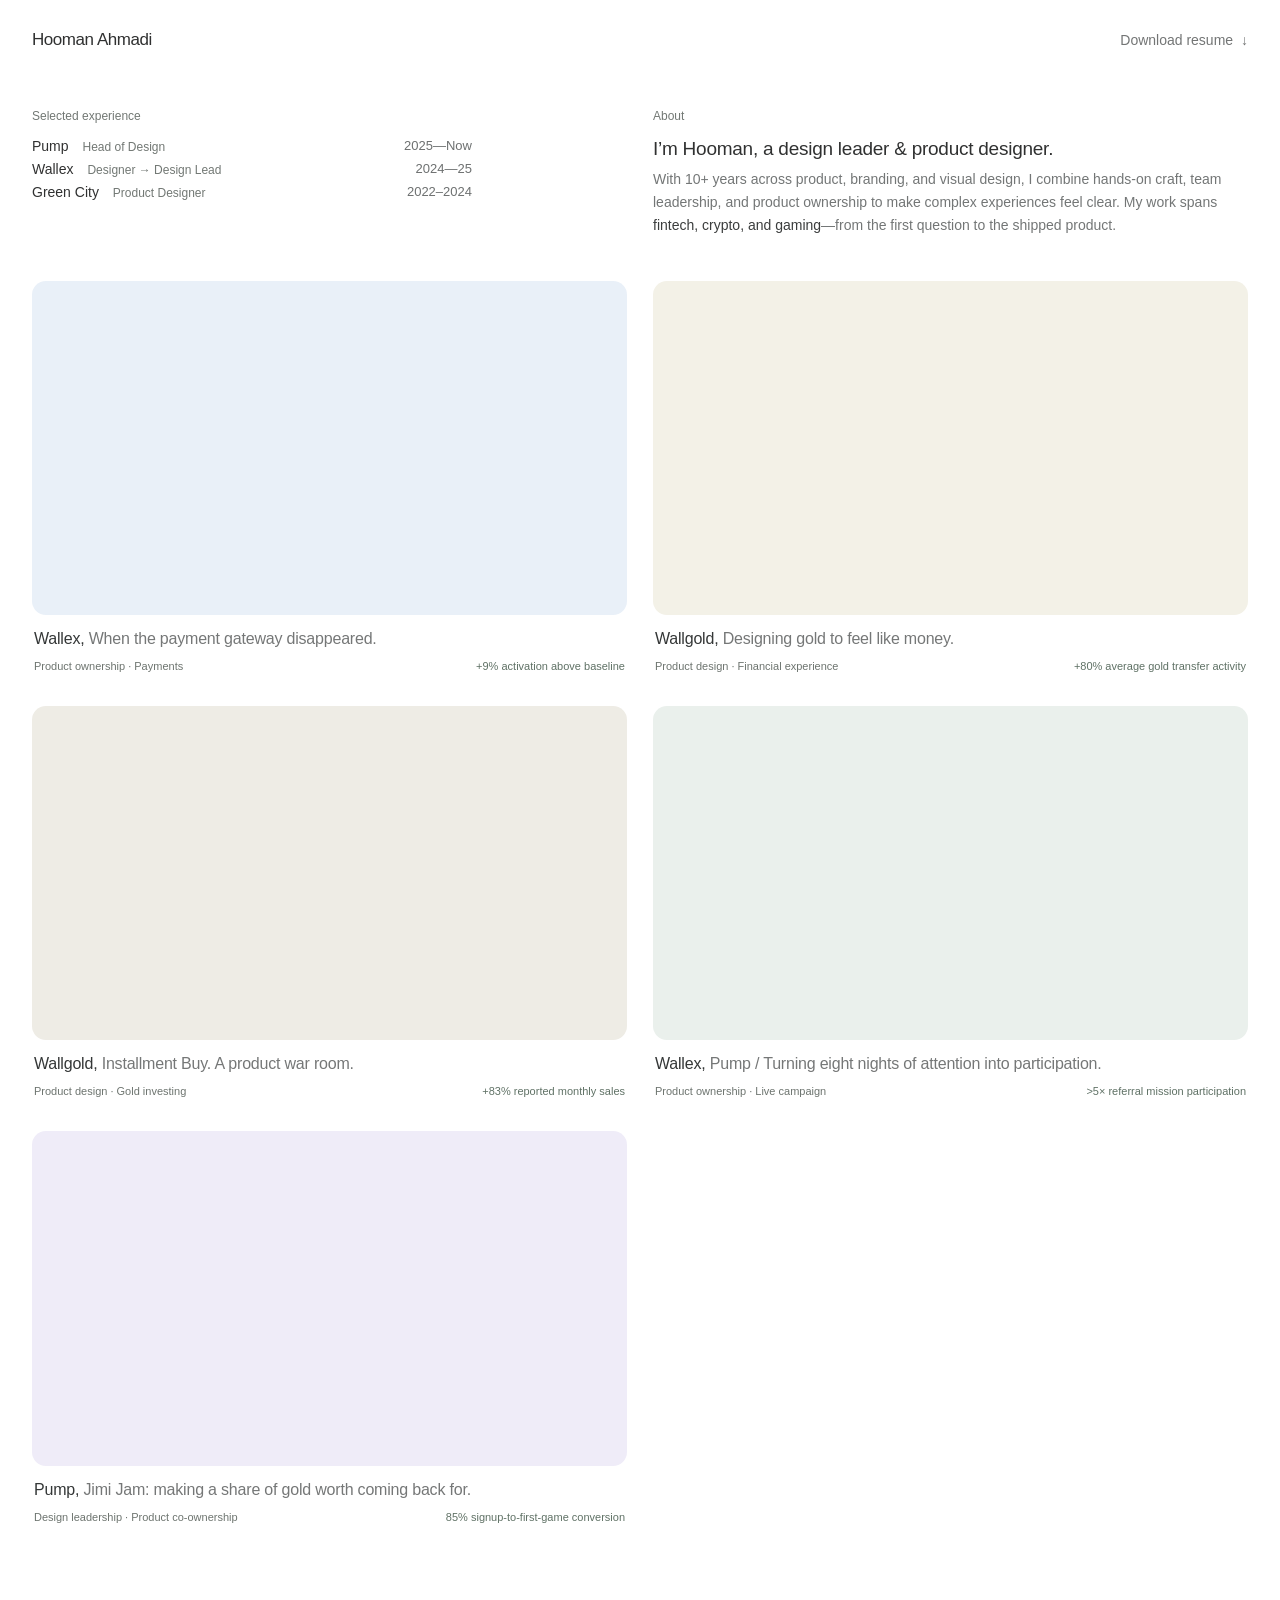
<file: index.html>
<!doctype html>
<html lang="en">
<head>
  <meta charset="utf-8">
  <meta name="viewport" content="width=device-width, initial-scale=1">
  <meta name="description" content="Hooman Ahmadi, design leader and product designer. Selected work across fintech, crypto, and gaming, bringing together hands-on design and product ownership.">
  <meta name="theme-color" content="#ffffff">
  <meta property="og:type" content="website">
  <meta property="og:title" content="Hooman Ahmadi — Design & Product">
  <meta property="og:description" content="Making complex products feel clear. Selected case studies across fintech, crypto, and gaming.">
  <meta property="og:url" content="https://hoomanahmadi.com">
  <meta property="og:image" content="https://hoomanahmadi.com/assets/wallex.webp">
  <link rel="canonical" href="https://hoomanahmadi.com">
  <link rel="icon" href="data:image/svg+xml,%3Csvg xmlns='http://www.w3.org/2000/svg' viewBox='0 0 40 40'%3E%3Crect width='40' height='40' rx='10' fill='%23262626'/%3E%3Cpath d='M12 10v20m16-20v20M12 20h16' fill='none' stroke='white' stroke-width='3'/%3E%3C/svg%3E">
  <title>Hooman Ahmadi — Design & Product</title>
  <style data-portfolio-layout>
:root{--ink:#303131;--muted:#727874;--faint:#a0a2a2;--line:#ebeded;--accent:#416756;--page:32px;--gap:26px;font-family:Arial,Helvetica,sans-serif;color:var(--ink);background:#fff;font-synthesis:none;-webkit-font-smoothing:antialiased;text-rendering:optimizeLegibility}
*{box-sizing:border-box}html{scroll-behavior:smooth;scroll-padding-top:24px}body{margin:0}a{color:inherit;text-decoration:none}button,a{-webkit-tap-highlight-color:transparent}a:focus-visible{outline:2px solid var(--accent);outline-offset:6px;border-radius:2px}a:hover{color:var(--accent)}.page-shell{max-width:1800px;padding:0 var(--page) 80px;margin:0 auto}.intro{display:grid;grid-template-columns:1fr 1fr;gap:var(--gap);padding:28px 0 43px}.section-label{font-size:12px;color:var(--muted);font-weight:400;line-height:1.4;display:block;margin:0 0 10px}.experience-list{max-width:440px;font-size:14px;margin:0;line-height:1.65}.experience-list>div{display:flex;justify-content:space-between;gap:14px}.experience-list dt{font-weight:400}.experience-list dt span{color:var(--muted);font-size:12px;margin-left:10px}.experience-list dd{color:#6d7070;white-space:nowrap;margin:0;font-size:13px}.about{scroll-margin-top:24px}.about h1{font-size:19px;line-height:1.5;letter-spacing:-.25px;font-weight:400;margin:0 0 5px}.about p{max-width:720px;font-size:14px;line-height:1.65;color:#737676;margin:0}.about strong{color:#3b3d3d;font-weight:500}.work-grid{display:grid;grid-template-columns:1fr 1fr;gap:var(--gap)}.project-column{display:flex;flex-direction:column;gap:31px;min-width:0}.project{min-width:0}.project-link{display:block}.project-image{position:relative;overflow:hidden;border-radius:14px;isolation:isolate}.project-image img{width:100%;height:auto;aspect-ratio:16/9;object-fit:contain;display:block;transition:transform .6s cubic-bezier(.22,.61,.36,1)}.blue{background:#e9f0f8}.cream{background:#f3f1e7}.beige{background:#eeece5}.mint{background:#eaf0ec}.lilac{background:#efecf8}.project-action{display:flex;align-items:center;gap:20px;position:absolute;bottom:20px;right:20px;background:#fffef9f0;backdrop-filter:blur(10px);box-shadow:0 3px 15px #25372b08;color:#333b35;padding:12px 17px;border-radius:100px;font-size:12px;opacity:0;transform:translateY(7px);transition:opacity .22s,transform .22s}.project-action span{font-size:16px}.project-link:focus-visible .project-action{opacity:1;transform:none}.project h3{font-size:16px;line-height:1.5;letter-spacing:-.2px;color:#757777;font-weight:400;margin:12px 2px 7px}.project h3 strong{font-weight:500;color:#343737;transition:color .2s}.project-meta{display:flex;justify-content:space-between;gap:8px 12px;flex-wrap:wrap;margin:0 2px;font-size:11px;line-height:1.5;color:#6d746f}.project-meta .result{color:#5f7165}.visually-hidden{position:absolute;width:1px;height:1px;padding:0;margin:-1px;overflow:hidden;clip:rect(0,0,0,0);white-space:nowrap;border:0}.skip-link{position:fixed;left:24px;top:-60px;z-index:100;background:#fff;color:var(--ink);padding:12px 18px;border:1px solid var(--line);border-radius:6px;font-size:14px}.skip-link:focus{top:12px}
@media(hover:hover){.project-link:hover .project-image img{transform:scale(1.025)}.project-link:hover .project-action{opacity:1;transform:none}.project-link:hover h3 strong{color:var(--accent)}}
@media(min-width:1500px){:root{--page:40px;--gap:32px}.intro{padding:36px 0 48px}.about h1{font-size:22px}.about p{font-size:16px}.experience-list{font-size:15px;line-height:1.8;max-width:490px}.experience-list dt span{font-size:13px}.project h3{font-size:18px}.project-meta{font-size:12px}.project-column{gap:38px}}
@media(max-width:1050px){:root{--page:25px;--gap:24px}.experience-list{max-width:380px}.experience-list dt span{display:block;margin-left:0;font-size:11px}.experience-list>div{margin-bottom:5px;line-height:1.5}.experience-list dd{font-size:12px}.intro{padding-top:22px}.project h3{font-size:15px}.project-meta{font-size:10px}}
@media(max-width:700px){:root{--page:20px;--gap:20px}.intro{grid-template-columns:1fr;gap:27px;padding:24px 0 34px}.about{grid-row:1}.about h1{font-size:21px;line-height:1.4;margin-bottom:9px;max-width:340px}.about p{font-size:14px;line-height:1.7;max-width:580px}.section-label{font-size:11px}.experience-list{max-width:100%;font-size:13px}.experience-list>div{margin-bottom:4px}.experience-list dt span{display:inline;margin-left:10px;font-size:11px}.experience-list dd{font-size:12px}.work-grid{display:flex;flex-direction:column;gap:30px}.project-column{display:contents}.project-image{border-radius:11px}.project h3{font-size:15px;margin-top:11px}.project-meta{font-size:10px}.project-action{display:none}}
@media(max-width:460px){.intro{padding-top:20px}.experience-list dt span{margin-left:7px;font-size:10px}.experience-list dd{font-size:11px}.project-meta{font-size:10px;line-height:1.7;gap:3px 10px}.project h3{line-height:1.55}}
@media(prefers-reduced-motion:reduce){html{scroll-behavior:auto}*,*::before,*::after{transition:none!important}}

@media(max-width:700px){.page-shell{padding-bottom:48px}}
</style>
  <style data-portfolio-navigation>
/* Shared portfolio navigation on the landing page and every case study. */
header.site-header {
  box-sizing: border-box;
  display: flex;
  flex-direction: row;
  align-items: center;
  justify-content: space-between;
  gap: 20px;
  width: 100%;
  max-width: 1800px;
  height: 80px;
  min-height: 0;
  margin: 0 auto;
  padding: 0 32px;
  border: 0;
  color: #303131;
  font: 14px/1.5 Arial, Helvetica, sans-serif;
}
.page-shell > header.site-header { padding-inline: 0; }
header.site-header a.wordmark {
  color: #303131;
  font: 500 17px/1.5 Arial, Helvetica, sans-serif;
  letter-spacing: -.45px;
  text-decoration: none;
  white-space: nowrap;
}
header.site-header nav {
  display: flex;
  align-items: center;
  justify-content: flex-end;
  width: auto;
  gap: 0;
  font: 14px/1.5 Arial, Helvetica, sans-serif;
}
header.site-header nav a {
  display: inline-block;
  padding: 10px 0;
  color: #737575;
  text-decoration: none;
  white-space: nowrap;
}
header.site-header .resume-link span { margin-left: 4px; }
header.site-header a:hover { color: #416756; }
header.site-header a:focus-visible {
  outline: 2px solid #416756;
  outline-offset: 6px;
  border-radius: 2px;
}
body.case-study-page { padding-bottom: 64px; }
@media (min-width: 1500px) {
  header.site-header { height: 88px; padding-inline: 40px; }
}
@media (max-width: 1050px) {
  header.site-header { padding-inline: 25px; }
}
@media (max-width: 700px) {
  header.site-header { height: 72px; gap: 16px; padding-inline: 20px; }
  header.site-header a.wordmark { font-size: 16px; }
  header.site-header nav { font-size: 13px; }
  body.case-study-page { padding-bottom: 48px; }
}
@media print { header.site-header { display: none; } }
</style>
</head>
<body id="top">
  <a class="skip-link" href="#work">Skip to selected work</a>
  <div class="page-shell">
    <header class="site-header">
      <a class="wordmark" href="/" aria-label="Hooman Ahmadi, home">Hooman Ahmadi</a>
      <nav aria-label="Main navigation">
        <a class="resume-link" href="/assets/resume/Hooman-Ahmadi-Resume.pdf" download="Hooman-Ahmadi-Resume.pdf" type="application/pdf" aria-label="Download resume — Hooman Ahmadi (PDF)">Download resume <span aria-hidden="true">↓</span></a>
      </nav>
    </header>

    <main>
      <section class="intro" aria-label="Introduction">
        <div class="experience">
          <h2 class="section-label">Selected experience</h2>
          <dl class="experience-list">
            <div><dt>Pump <span>Head of Design</span></dt><dd>2025—Now</dd></div>
            <div><dt>Wallex <span>Designer → Design Lead</span></dt><dd>2024—25</dd></div>
            <div><dt>Green City <span>Product Designer</span></dt><dd>2022–2024</dd></div>
          </dl>
        </div>
        <div class="about" id="about">
          <h2 class="section-label">About</h2>
          <h1>I’m Hooman, a design leader & product designer.</h1>
          <p>With 10+ years across product, branding, and visual design, I combine hands-on craft, team leadership, and product ownership to make complex experiences feel clear. My work spans <strong>fintech, crypto, and gaming</strong>—from the first question to the shipped product.</p>
        </div>
      </section>

      <section class="work" id="work" aria-labelledby="work-heading">
        <h2 id="work-heading" class="visually-hidden">Selected work</h2>
        <div class="work-grid">
          <div class="project-column">
            <article class="project">
              <a class="project-link" href="work/wallex/">
                <div class="project-image blue">
                  <img src="assets/responsive/wallex-1200.webp" width="3840" height="2160" fetchpriority="high" alt="Wallex amount-first deposit screen on a light gray background." srcset="assets/responsive/wallex-480.webp 480w, assets/responsive/wallex-800.webp 800w, assets/responsive/wallex-1200.webp 1200w, assets/responsive/wallex-1760.webp 1760w" sizes="(max-width: 700px) calc(100vw - 40px), (max-width: 1050px) calc((100vw - 74px) / 2), (max-width: 1499px) calc((100vw - 90px) / 2), (max-width: 1800px) calc((100vw - 112px) / 2), 844px" decoding="async">
                  <span class="project-action" aria-hidden="true">Read case study <span>↗</span></span>
                </div>
                <h3><strong>Wallex,</strong> When the payment gateway disappeared.</h3>
                <div class="project-meta"><span>Product ownership · Payments</span><span class="result">+9% activation above baseline</span></div>
              </a>
            </article>

            <article class="project">
              <a class="project-link" href="work/installments/">
                <div class="project-image beige">
                  <img src="assets/responsive/walgold-installments-1200.webp" width="3840" height="2160" loading="lazy" decoding="async" alt="Wallgold installment purchase screen on a warm cream background." srcset="assets/responsive/walgold-installments-480.webp 480w, assets/responsive/walgold-installments-800.webp 800w, assets/responsive/walgold-installments-1200.webp 1200w, assets/responsive/walgold-installments-1760.webp 1760w" sizes="(max-width: 700px) calc(100vw - 40px), (max-width: 1050px) calc((100vw - 74px) / 2), (max-width: 1499px) calc((100vw - 90px) / 2), (max-width: 1800px) calc((100vw - 112px) / 2), 844px">
                  <span class="project-action" aria-hidden="true">Read case study <span>↗</span></span>
                </div>
                <h3><strong>Wallgold,</strong> Installment Buy. A product war room.</h3>
                <div class="project-meta"><span>Product design · Gold investing</span><span class="result">+83% reported monthly sales</span></div>
              </a>
            </article>

            <article class="project">
              <a class="project-link" href="work/jimi-jam/">
                <div class="project-image lilac">
                  <img src="assets/responsive/jimi-jam-1200.webp" width="3840" height="2160" loading="lazy" decoding="async" alt="Jimi Jam’s gold-reward landing page and World Cup campaign home on a pale pink background." srcset="assets/responsive/jimi-jam-480.webp 480w, assets/responsive/jimi-jam-800.webp 800w, assets/responsive/jimi-jam-1200.webp 1200w, assets/responsive/jimi-jam-1760.webp 1760w" sizes="(max-width: 700px) calc(100vw - 40px), (max-width: 1050px) calc((100vw - 74px) / 2), (max-width: 1499px) calc((100vw - 90px) / 2), (max-width: 1800px) calc((100vw - 112px) / 2), 844px">
                  <span class="project-action" aria-hidden="true">Read case study <span>↗</span></span>
                </div>
                <h3><strong>Pump,</strong> Jimi Jam: making a share of gold worth coming back for.</h3>
                <div class="project-meta"><span>Design leadership · Product co-ownership</span><span class="result">85% signup-to-first-game conversion</span></div>
              </a>
            </article>
          </div>

          <div class="project-column">
            <article class="project">
              <a class="project-link" href="work/walgold/">
                <div class="project-image cream">
                  <img src="assets/responsive/walgold-currency-1200.webp" width="3840" height="2160" alt="Wallgold services hub, amount-entry screen, and redesigned account home on a warm cream background." srcset="assets/responsive/walgold-currency-480.webp 480w, assets/responsive/walgold-currency-800.webp 800w, assets/responsive/walgold-currency-1200.webp 1200w, assets/responsive/walgold-currency-1760.webp 1760w" sizes="(max-width: 700px) calc(100vw - 40px), (max-width: 1050px) calc((100vw - 74px) / 2), (max-width: 1499px) calc((100vw - 90px) / 2), (max-width: 1800px) calc((100vw - 112px) / 2), 844px" decoding="async" loading="lazy">
                  <span class="project-action" aria-hidden="true">Read case study <span>↗</span></span>
                </div>
                <h3><strong>Wallgold,</strong> Designing gold to feel like money.</h3>
                <div class="project-meta"><span>Product design · Financial experience</span><span class="result">+80% average gold transfer activity</span></div>
              </a>
            </article>

            <article class="project">
              <a class="project-link" href="work/pump/">
                <div class="project-image mint">
                  <img src="assets/responsive/pump-1200.webp" width="3840" height="2160" loading="lazy" decoding="async" alt="Wallex Pump campaign landing page on a pale pink background." srcset="assets/responsive/pump-480.webp 480w, assets/responsive/pump-800.webp 800w, assets/responsive/pump-1200.webp 1200w, assets/responsive/pump-1760.webp 1760w" sizes="(max-width: 700px) calc(100vw - 40px), (max-width: 1050px) calc((100vw - 74px) / 2), (max-width: 1499px) calc((100vw - 90px) / 2), (max-width: 1800px) calc((100vw - 112px) / 2), 844px">
                  <span class="project-action" aria-hidden="true">Read case study <span>↗</span></span>
                </div>
                <h3><strong>Wallex,</strong> Pump / Turning eight nights of attention into participation.</h3>
                <div class="project-meta"><span>Product ownership · Live campaign</span><span class="result">&gt;5× referral mission participation</span></div>
              </a>
            </article>
          </div>
        </div>
      </section>
    </main>
  </div>
</body>
</html>
</file>
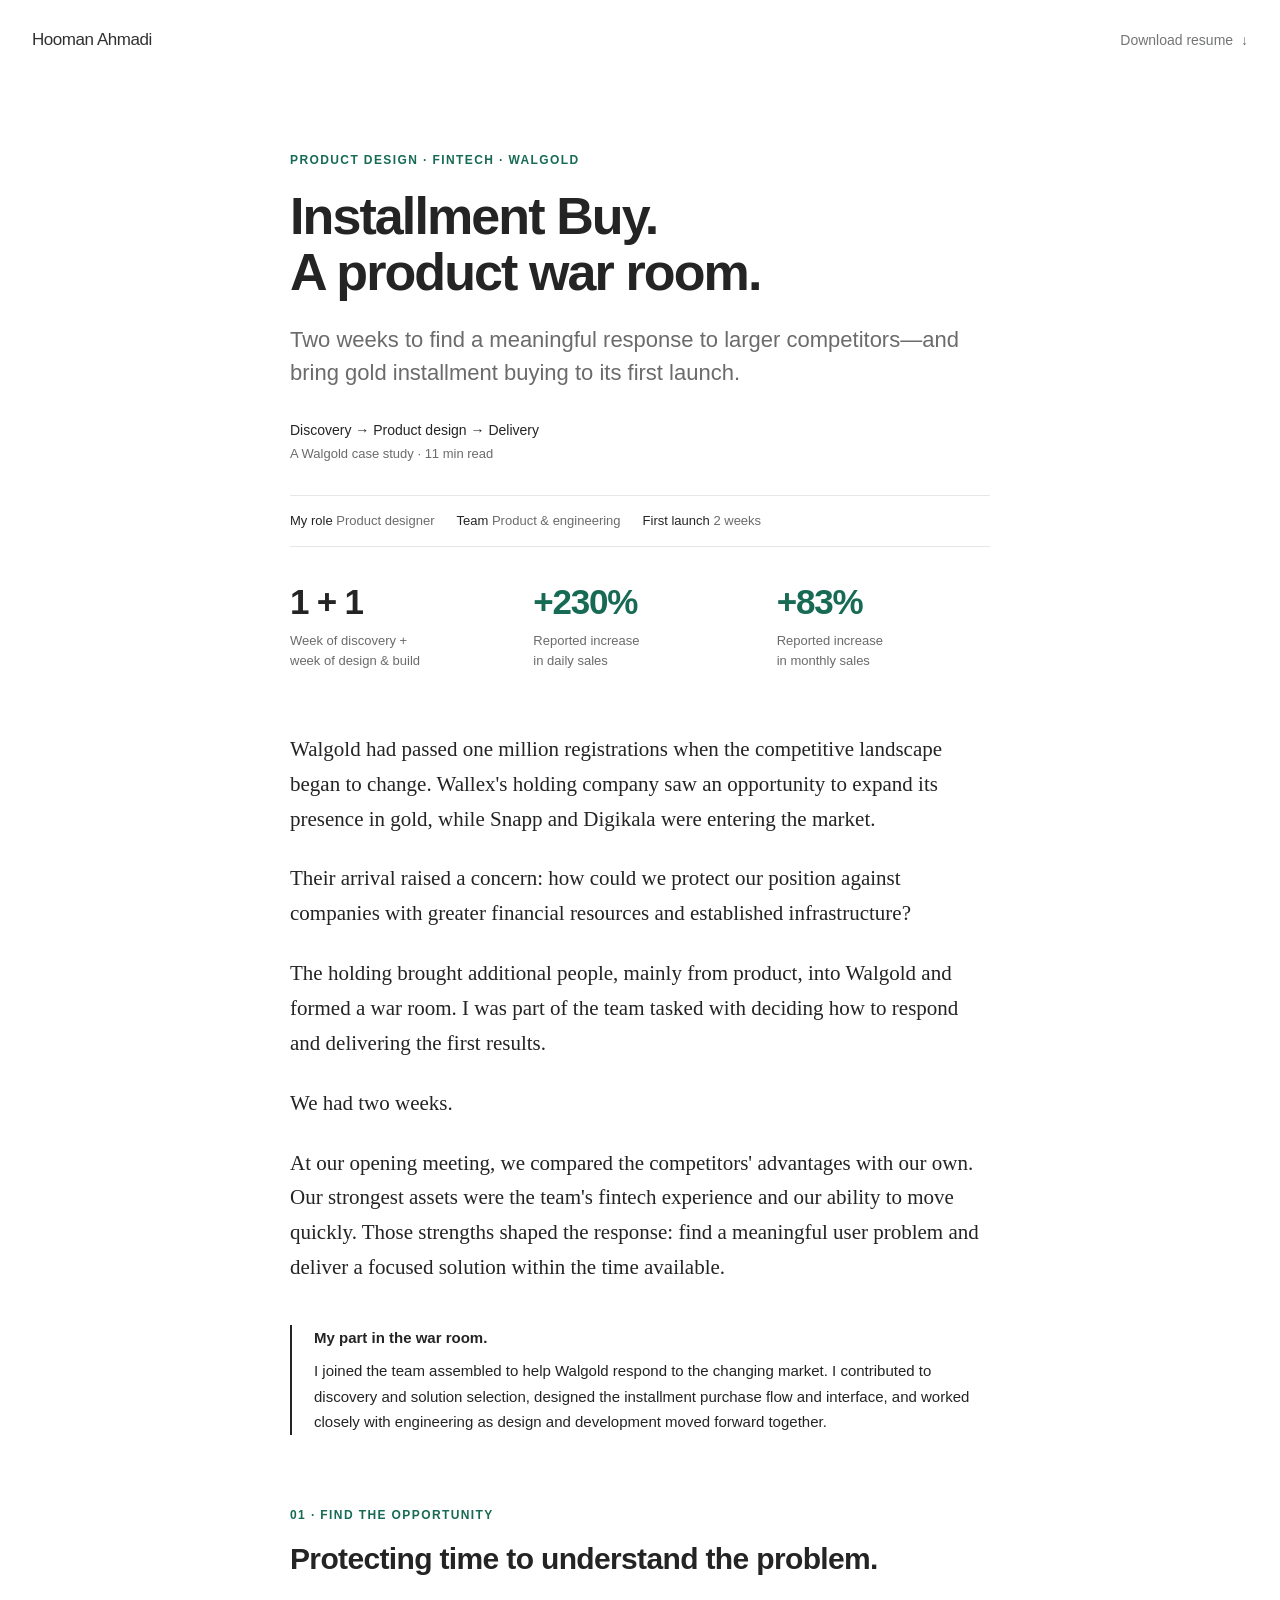
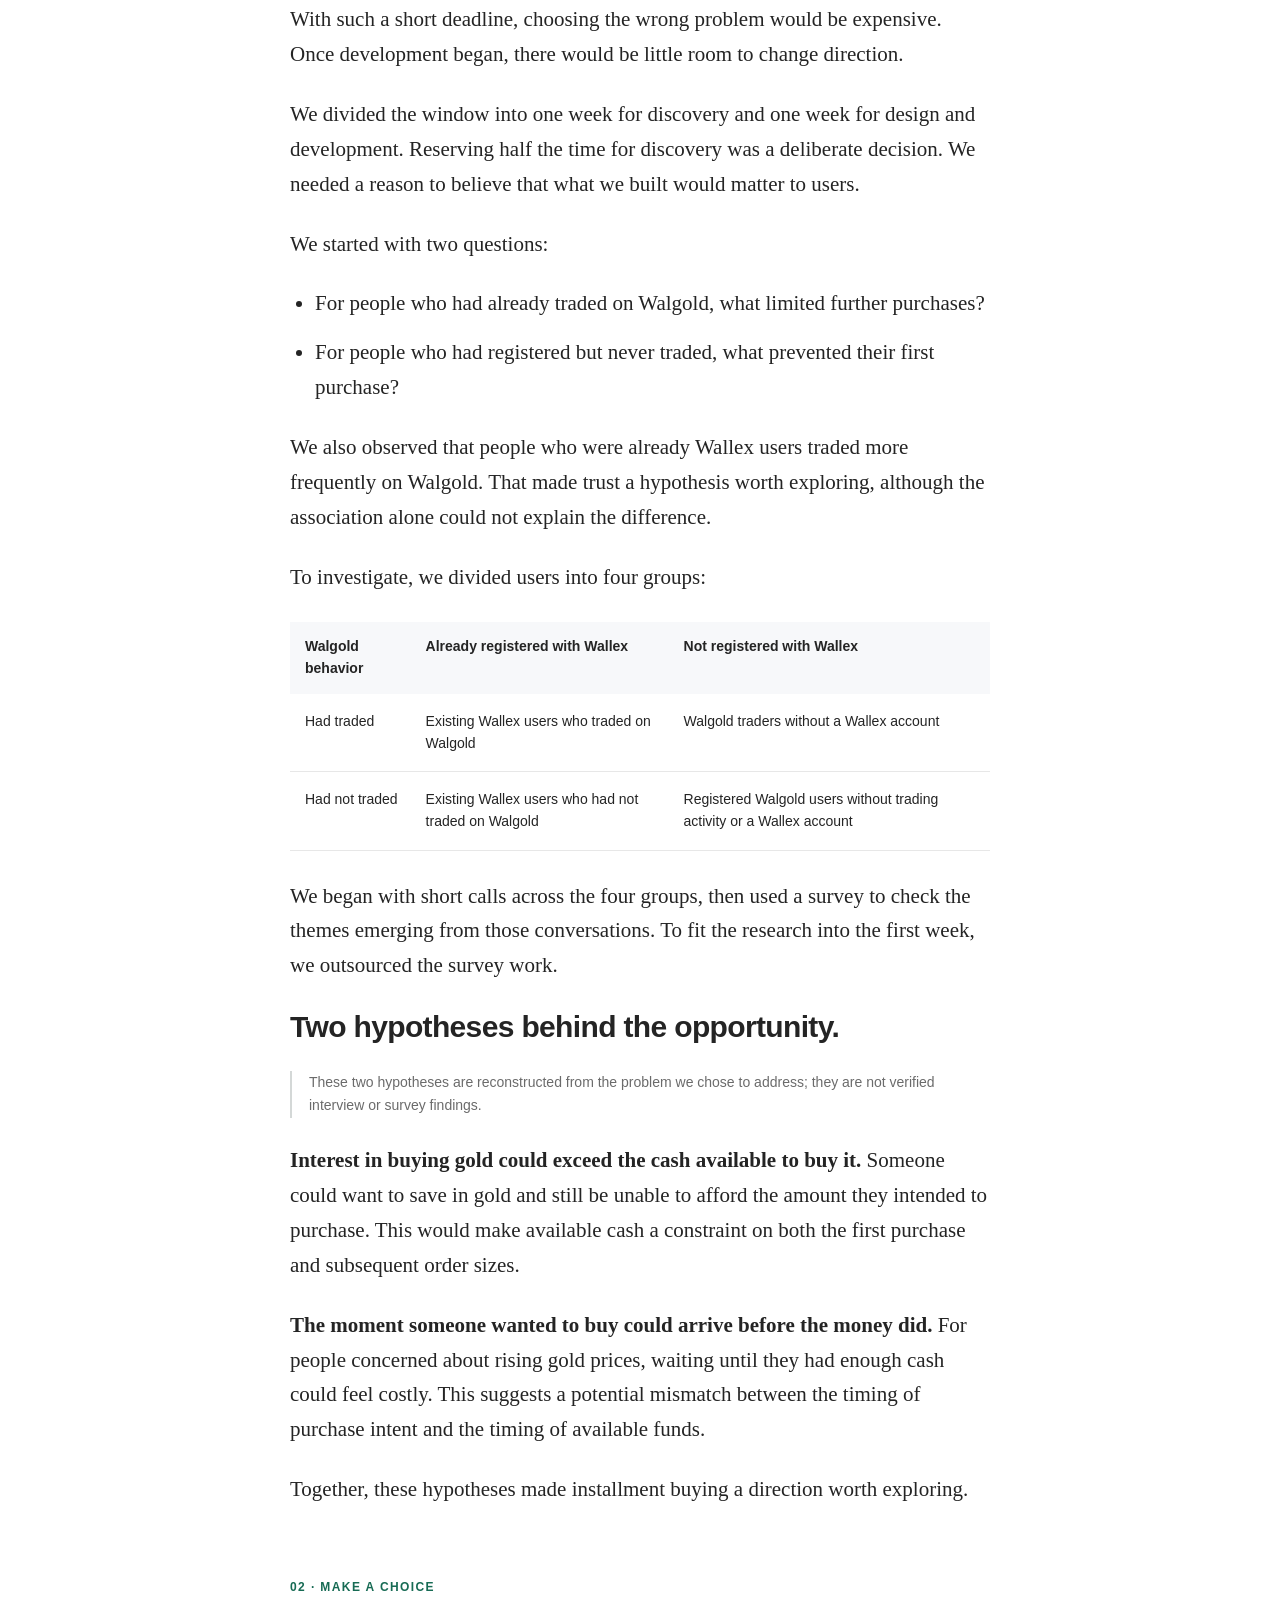
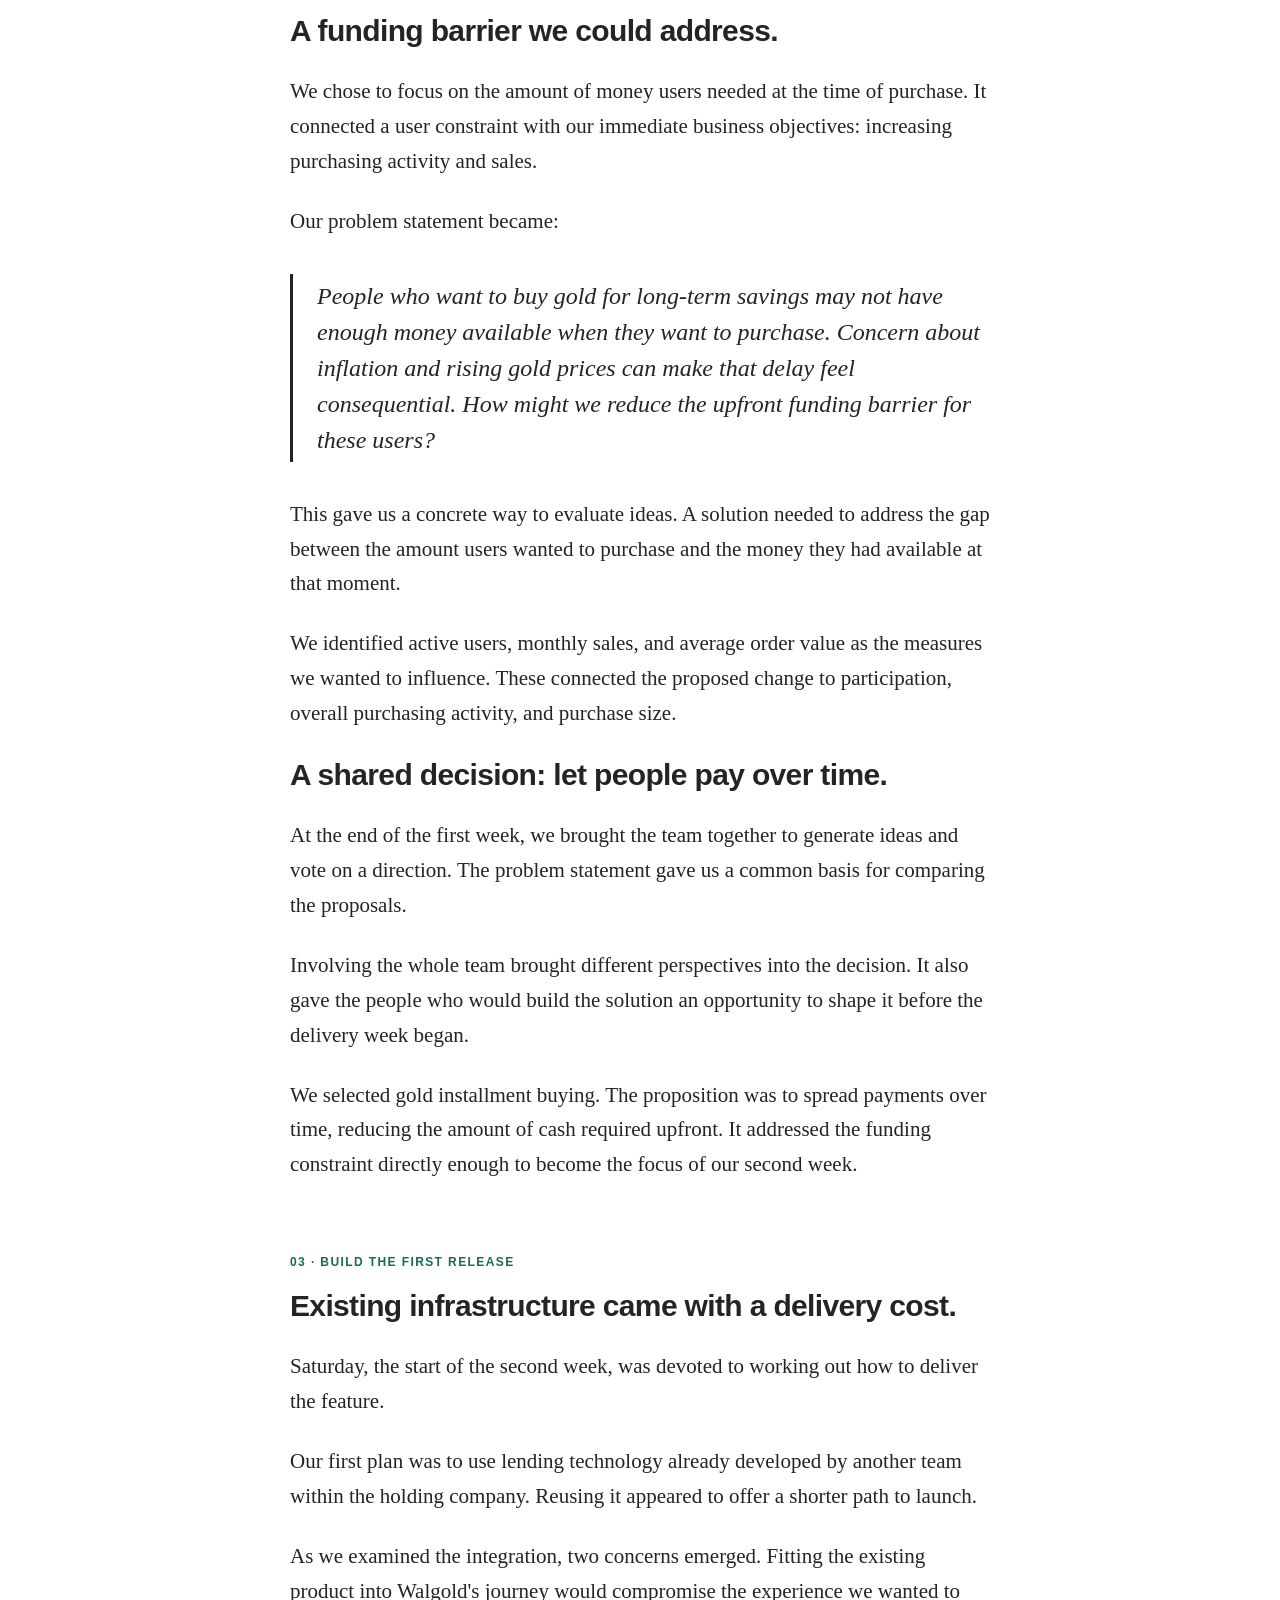
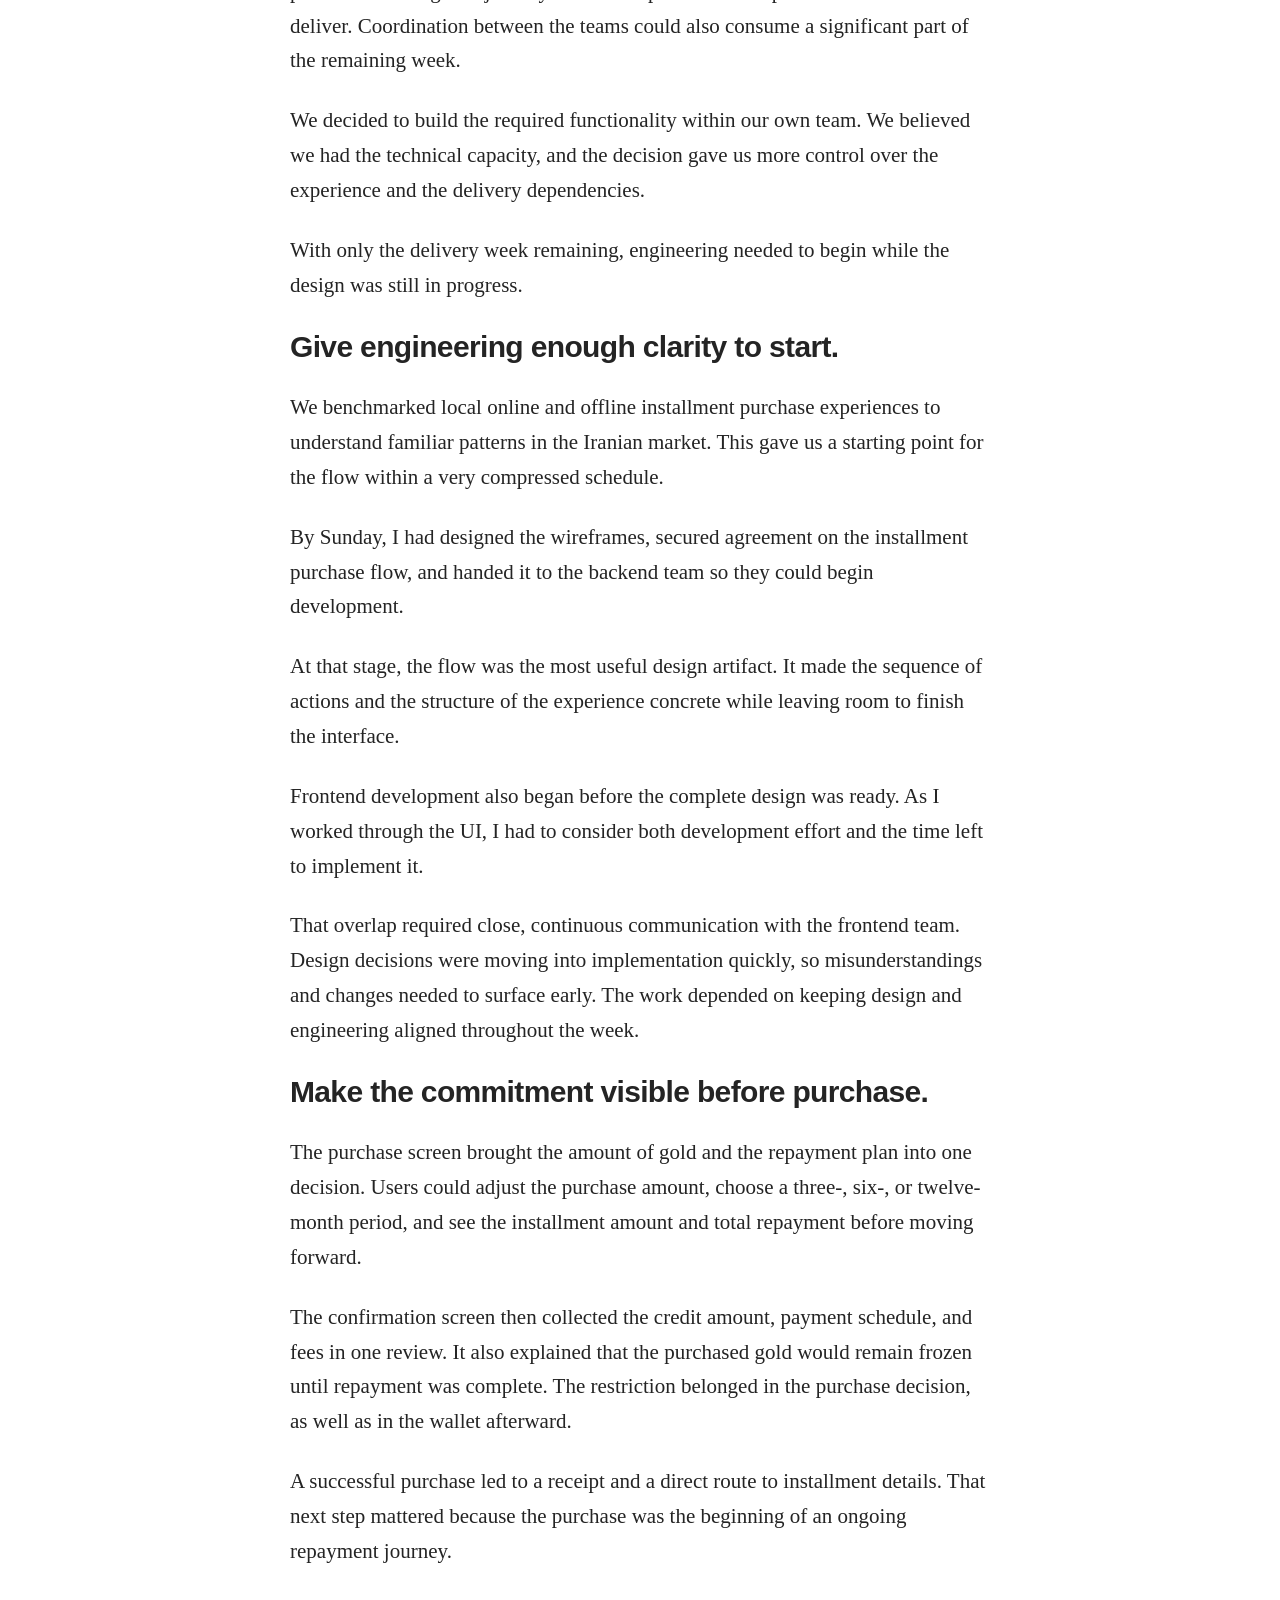
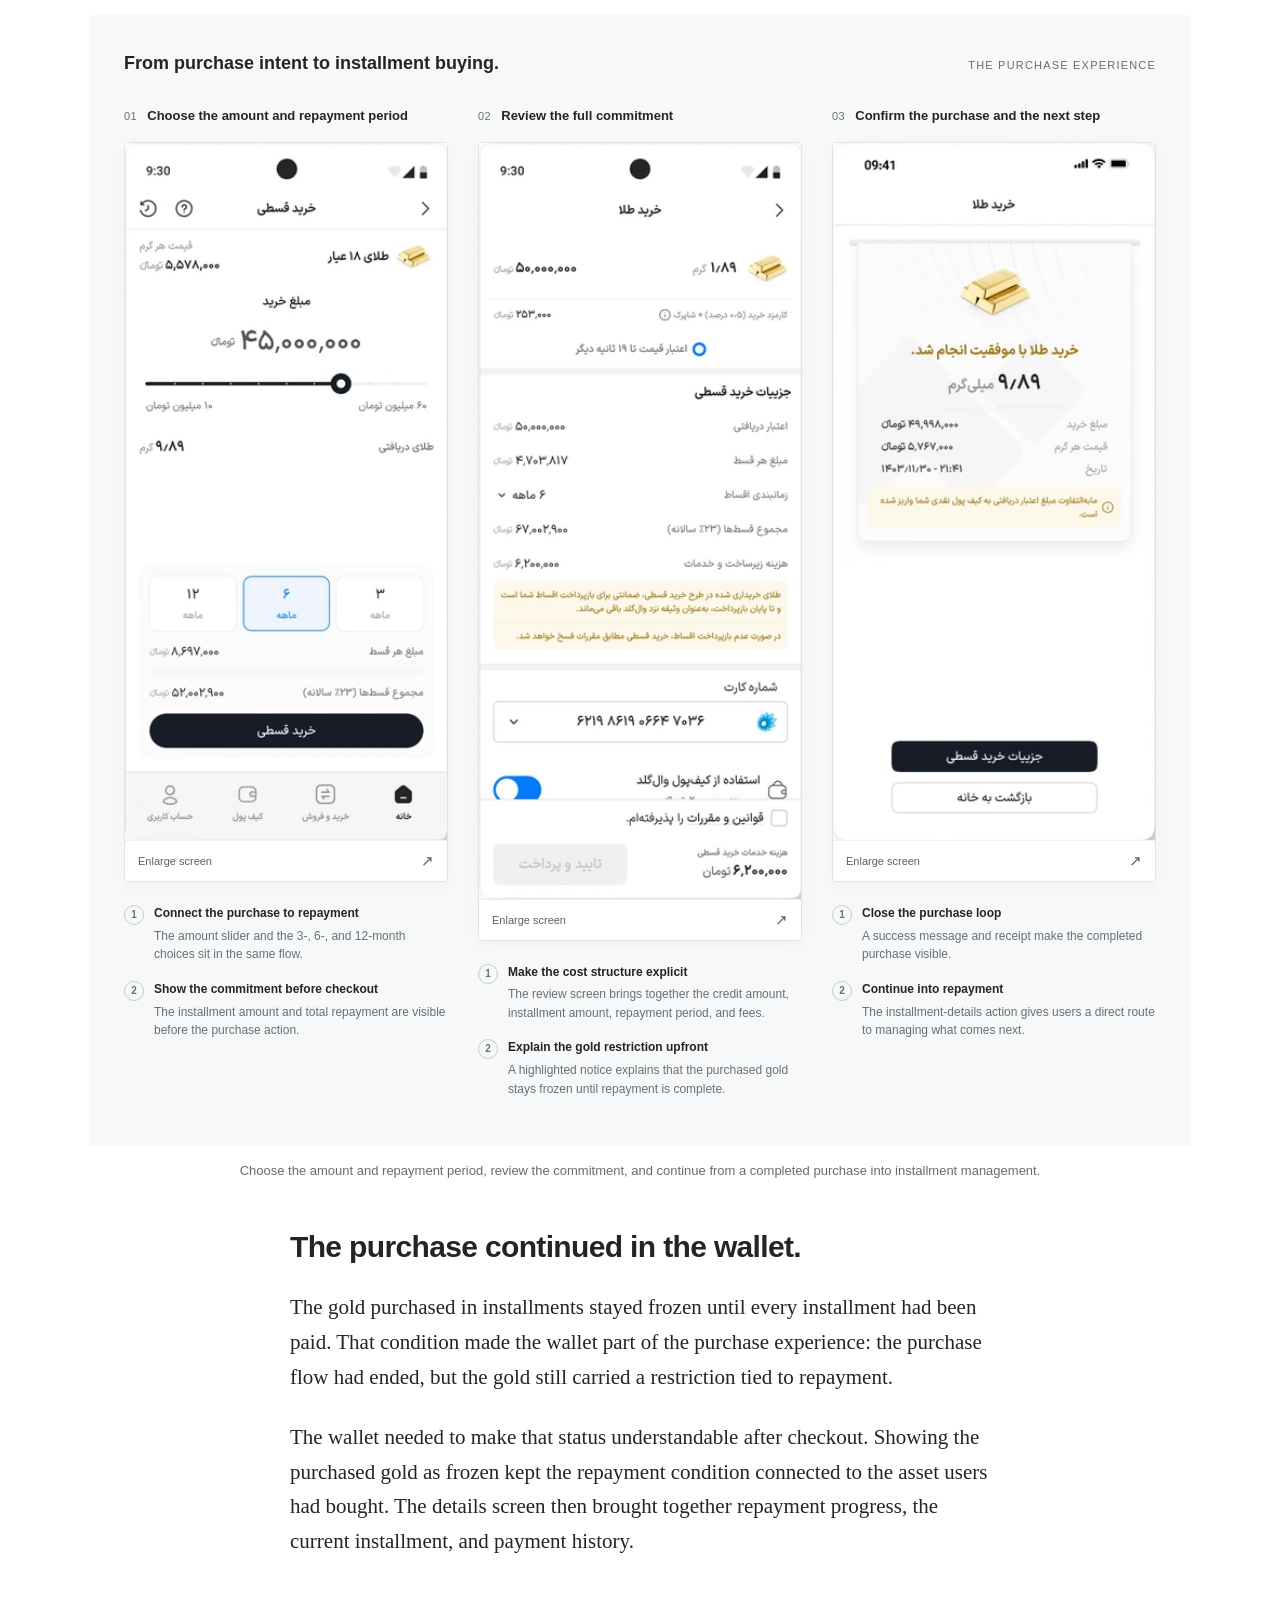
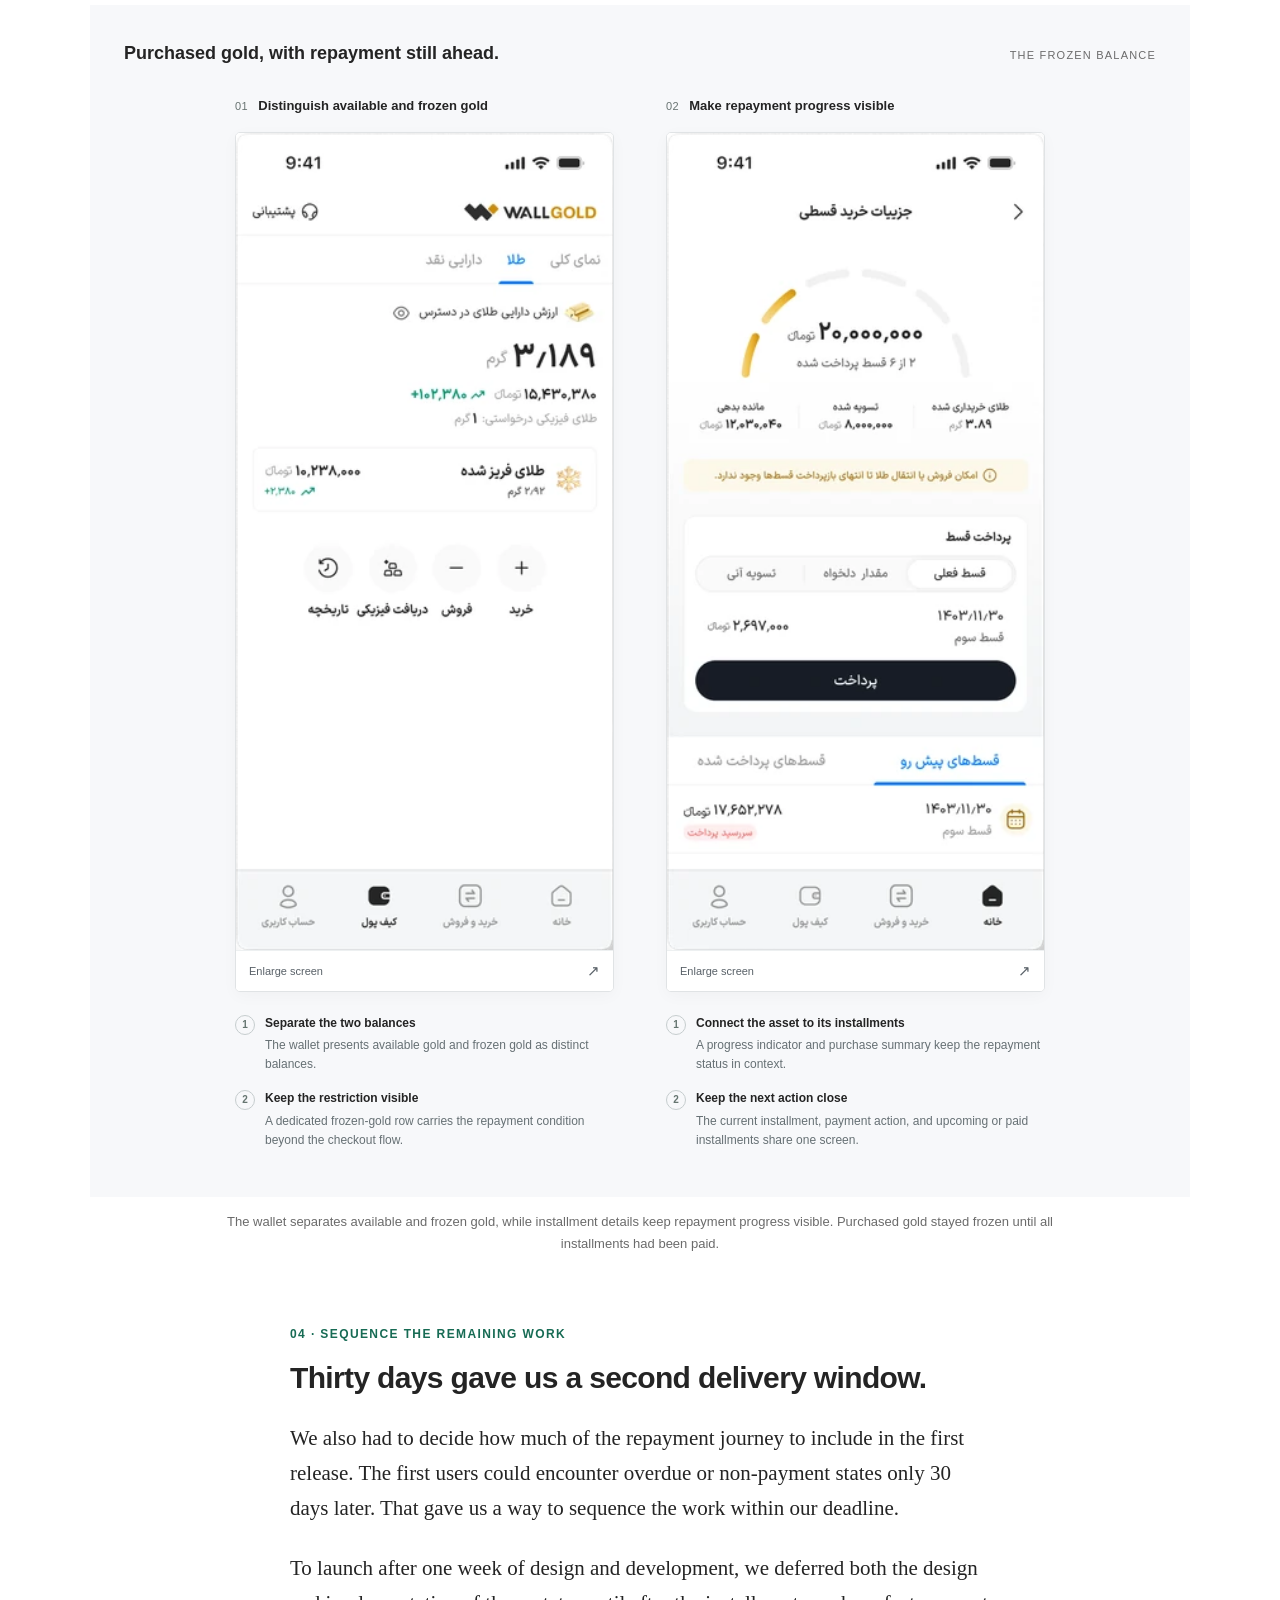
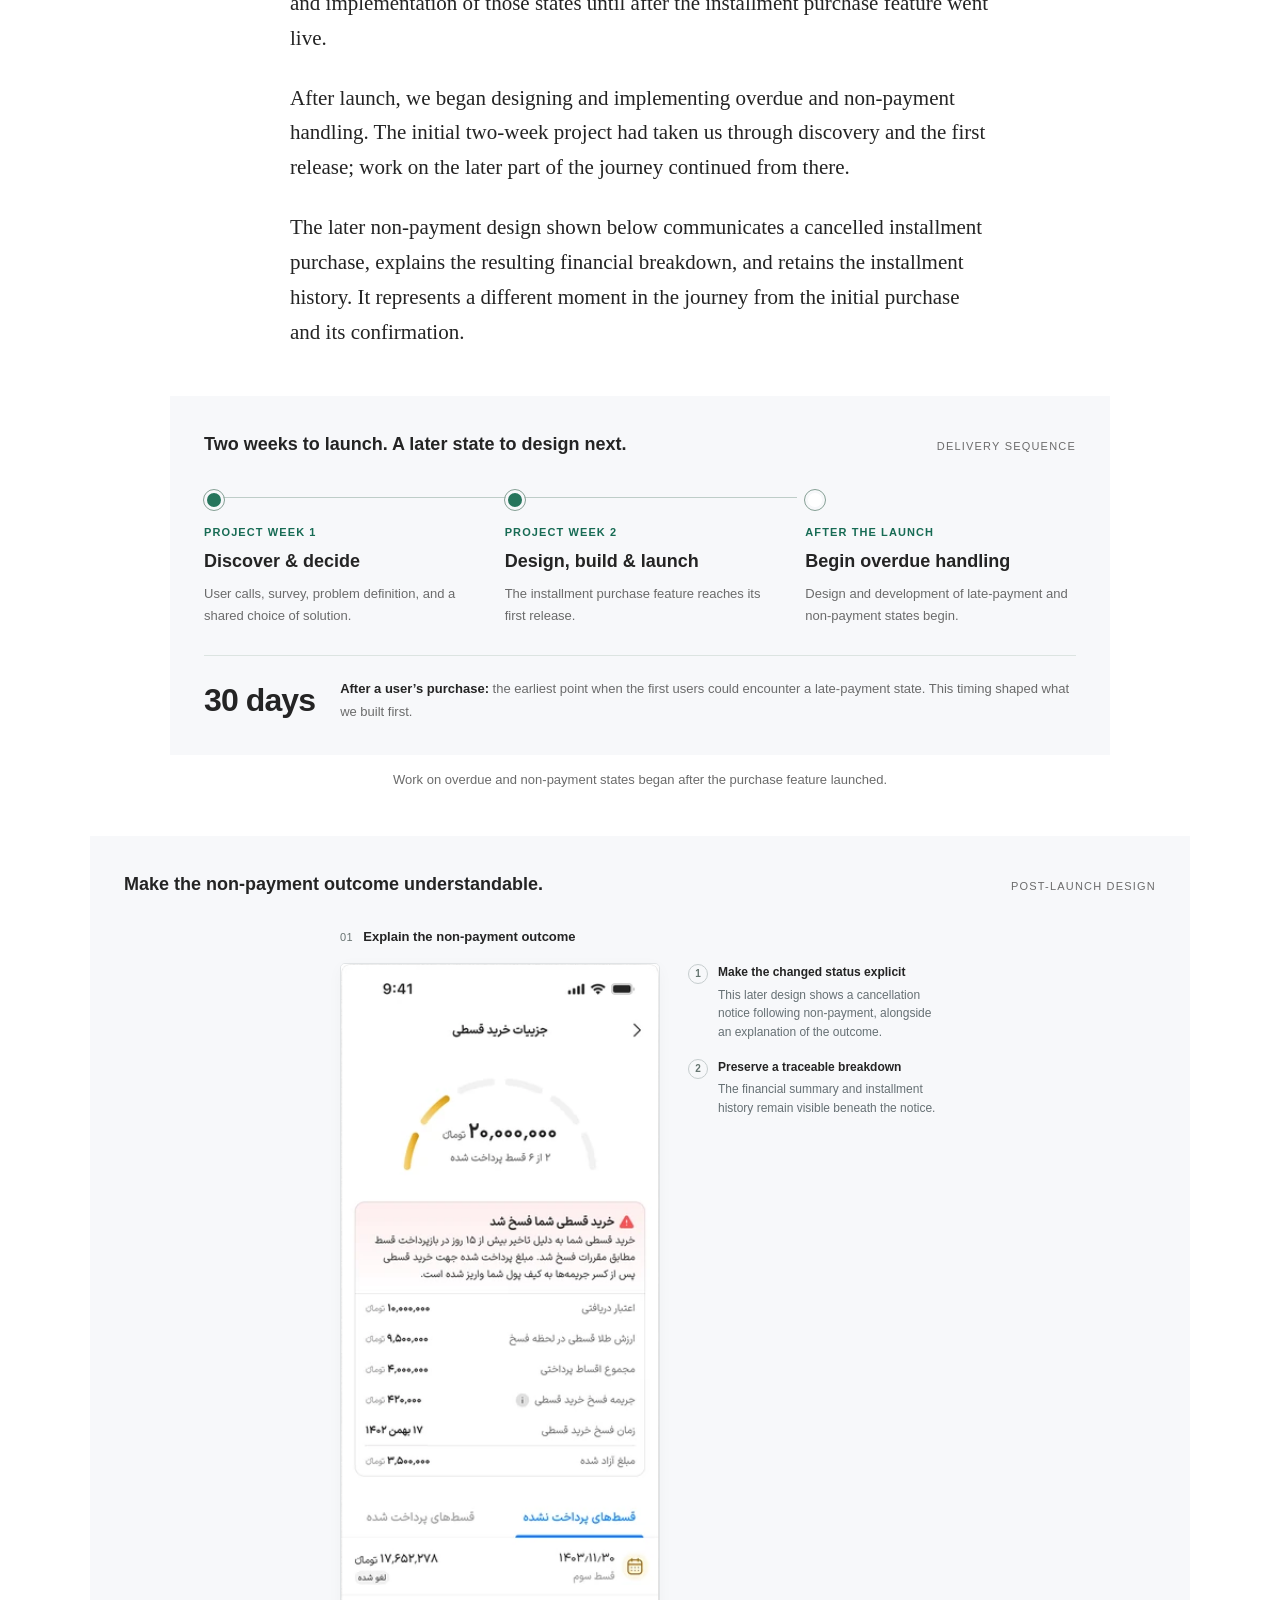
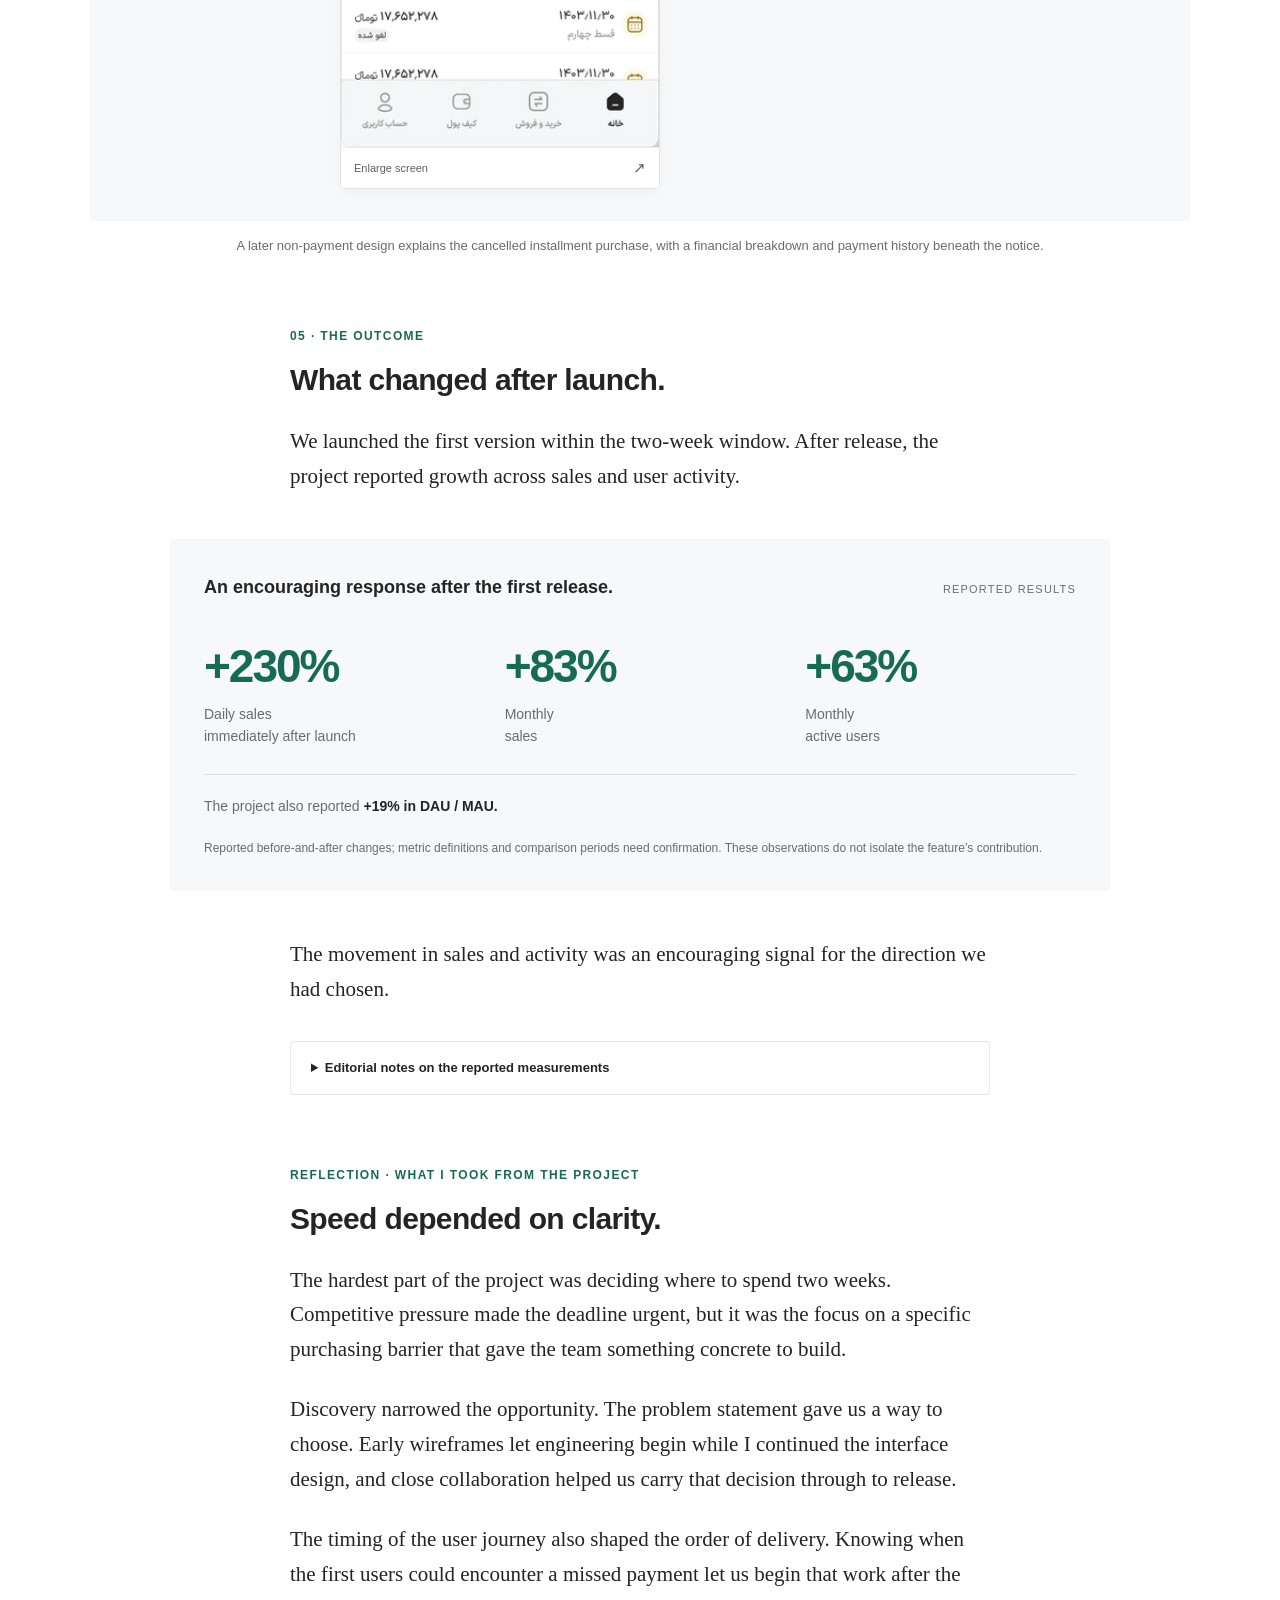
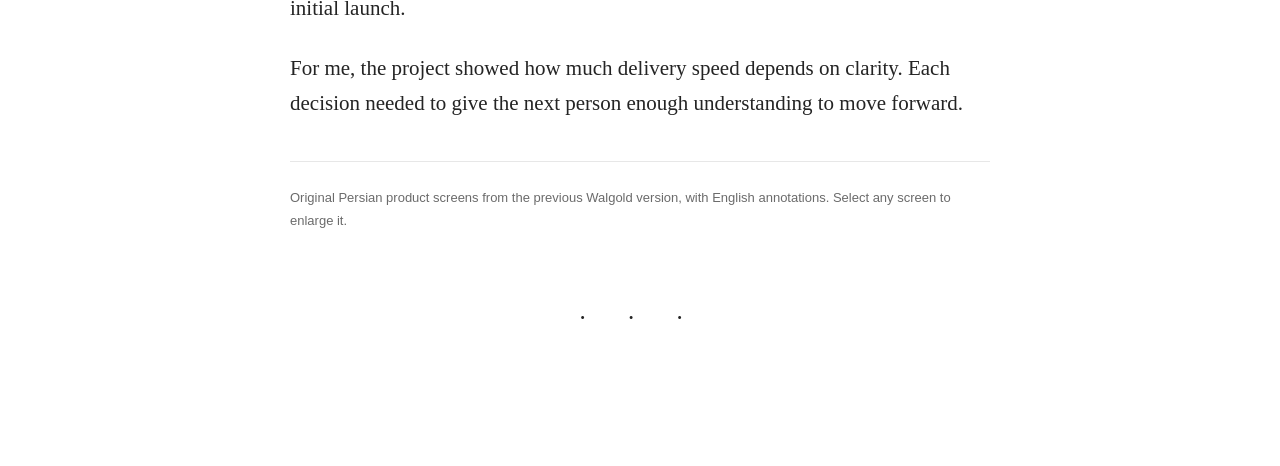
<file: work/installments/index.html>
<!doctype html>
<html lang="en"><head><meta charset="utf-8"><meta name="viewport" content="width=device-width, initial-scale=1"><title>Installment Buy · A Walgold product war room</title><meta name="description" content="A product design case study: two weeks from discovery to the first installment gold purchase launch, with original product screens and the decisions behind delivery."><link rel="icon" href="data:image/svg+xml,%3Csvg xmlns='http://www.w3.org/2000/svg' viewBox='0 0 32 32'%3E%3Crect width='32' height='32' rx='7' fill='%23232323'/%3E%3Ctext x='6' y='24' font-family='Georgia' font-size='25' fill='white'%3EW%3C/text%3E%3C/svg%3E"><style>
:root{--ink:#242424;--muted:#6b6b6b;--line:#e7e7e7;--accent:#176b54;--blue:#1474e5;--paper:#fff;--panel:#f7f8fa;--sans:-apple-system,BlinkMacSystemFont,"Segoe UI",Arial,sans-serif;--serif:Georgia,"Times New Roman",serif}
*{box-sizing:border-box}html{scroll-behavior:auto;scroll-padding-top:35px}body{margin:0;color:var(--ink);background:var(--paper);font-family:var(--serif)}a{color:inherit;text-underline-offset:4px}button{font:inherit}.article-head,.prose{max-width:700px;margin:auto}.article-head{padding-top:72px}.eyebrow,.section-kicker{font:600 12px/1.4 var(--sans);letter-spacing:1.4px;text-transform:uppercase;color:var(--accent)}h1{font:750 clamp(36px,5vw,52px)/1.09 var(--sans);letter-spacing:-1.9px;margin:19px 0 22px}.dek{font:22px/1.5 var(--sans);color:var(--muted);margin:0}.byline{display:flex;align-items:center;gap:13px;margin:30px 0;font:14px/1.7 var(--sans)}.monogram{display:grid;place-items:center;background:#242424;color:#fff;border-radius:50%;width:43px;height:43px;font-family:var(--serif);font-size:24px;flex:none}.byline span{display:block;color:var(--muted);font-size:13px}.article-meta{border-top:1px solid var(--line);border-bottom:1px solid var(--line);padding:15px 0;display:flex;gap:22px;flex-wrap:wrap;font:13px/1.5 var(--sans);color:var(--muted)}.article-meta b{color:var(--ink);font-weight:500}.prose{font-size:21px;line-height:1.66}.prose p{margin:25px 0}.prose h2{font:700 30px/1.25 var(--sans);letter-spacing:-.65px;margin:16px 0 25px}.prose h3{font:650 23px/1.35 var(--sans);margin:34px 0 16px;letter-spacing:-.3px}.section-kicker{margin-top:72px;display:block}.prose strong{font-weight:700}.intro{margin-top:37px}.prose ul{padding-left:25px}.prose li{margin:14px 0}.wide{max-width:1100px;width:calc(100% - 48px);margin:46px auto}.figure-surface{background:var(--panel);padding:36px 34px 32px}.figure-top{display:flex;align-items:baseline;justify-content:space-between;gap:20px;margin-bottom:30px;font-family:var(--sans)}.figure-top h3{font-size:18px;line-height:1.4;margin:0;font-weight:650}.figure-top>span{font-size:11px;letter-spacing:1.2px;color:var(--muted);text-transform:uppercase;white-space:nowrap}figcaption{font:13px/1.65 var(--sans);color:var(--muted);text-align:center;padding:14px 28px 0;max-width:900px;margin:auto}.hero-stats{display:grid;grid-template-columns:repeat(3,1fr);gap:30px;padding:34px 0 24px;font-family:var(--sans)}.hero-stats strong{font-size:35px;letter-spacing:-1.2px;font-weight:650;display:block;line-height:1.2}.hero-stats span{font-size:13px;line-height:1.55;color:var(--muted);display:block;margin-top:8px}.positive{color:var(--accent)}.stat-context{font:12px/1.6 var(--sans);color:var(--muted);margin:0;padding:0 0 20px;border-bottom:1px solid var(--line)}.role{font:15px/1.7 var(--sans);border-left:2px solid var(--ink);padding-left:22px;margin:40px 0}.role strong{display:block;margin-bottom:8px}.role p{margin:0;font-size:15px}.quote{border-left:3px solid var(--ink);padding:4px 0 4px 24px;margin:35px 0;font-size:24px;line-height:1.5;font-style:italic}.table-wrap{overflow:auto;margin:28px 0}table{width:100%;border-collapse:collapse;font:14px/1.55 var(--sans);text-align:left}th{font-weight:600;padding:14px 13px;background:#f7f8fa;vertical-align:top}td{padding:17px 13px;border-bottom:1px solid var(--line);vertical-align:top}th:first-child,td:first-child{padding-left:15px}.hypotheses .prose>p:first-of-type{font:14px/1.7 var(--sans);color:var(--muted);border-left:2px solid #d4d8d7;padding-left:17px}.hypotheses em{font-style:normal}.screen-grid{display:grid;gap:42px 30px;align-items:start}.screen-grid.three{grid-template-columns:repeat(3,minmax(0,1fr))}.screen-grid.two{grid-template-columns:repeat(2,minmax(0,1fr));gap:42px 52px;max-width:810px;margin:auto}.screen-grid.one{grid-template-columns:minmax(0,600px);justify-content:center}.screen-card{min-width:0;font-family:var(--sans)}.screen-heading{display:flex;gap:10px;align-items:baseline;margin:0 0 16px;min-height:20px}.screen-heading>span{font-size:11px;color:#687371;letter-spacing:.5px}.screen-heading h4{font:600 13px/1.5 var(--sans);margin:0}.screen-button{position:relative;background:white;display:block;padding:0;border:1px solid #e0e3e5;border-radius:5px;width:100%;cursor:zoom-in;box-shadow:0 4px 16px #21212108;overflow:hidden}.screen-button img{display:block;width:100%;height:auto}.screen-button:focus-visible{outline-offset:6px}.enlarge-label{display:flex;align-items:center;justify-content:space-between;font:11px var(--sans);background:#fff;border-top:1px solid #edf0f1;color:#596168;padding:11px 13px;text-align:left}.enlarge-label span{font-size:15px}.annotations{list-style:none;margin:22px 0 0;padding:0}.annotations li{display:flex;gap:10px;font:12px/1.55 var(--sans);margin:0 0 16px}.note-number{display:grid;place-items:center;flex-shrink:0;border:1px solid #c6cdce;color:#657570;border-radius:50%;width:20px;height:20px;font:600 10px/1 var(--sans);margin-top:1px}.annotations strong{font-weight:650;font-size:12px}.annotations p{margin:4px 0 0;color:#667074}.source-link{font:11px/1.6 var(--sans);color:#667074}.screen-grid.one .screen-card{display:grid;grid-template-columns:minmax(0,320px) minmax(0,1fr);gap:0 28px;max-width:600px}.screen-grid.one .screen-heading{grid-column:1/-1}.screen-grid.one .screen-button{grid-column:1;grid-row:2/5}.screen-grid.one .annotations{grid-column:2;margin-top:0}.screen-grid.one .source-link{grid-column:2;align-self:end}.timeline{font-family:var(--sans);max-width:940px}.timeline-steps{list-style:none;display:grid;grid-template-columns:repeat(3,minmax(0,1fr));gap:30px;padding:0;margin:0;position:relative}.timeline-steps:before{content:"";position:absolute;top:10px;left:11px;right:calc(33.33% - 12px);height:1px;background:#becdc8}.timeline-steps li{position:relative;padding-top:35px}.timeline-steps li:before{position:absolute;content:"";width:14px;height:14px;top:3px;left:0;border:3px solid var(--panel);outline:1px solid #86a095;border-radius:50%;background:#26755c}.timeline-steps li:last-child:before{background:white}.timeline-step{font:600 11px/1.4 var(--sans);letter-spacing:1.1px;text-transform:uppercase;color:var(--accent)}.timeline-steps h4{font:650 18px/1.4 var(--sans);margin:9px 0}.timeline-steps p{font:13px/1.7 var(--sans);color:var(--muted);margin:0}.time-window{margin-top:28px;padding-top:22px;border-top:1px solid #dce4e1;display:flex;gap:25px;align-items:center}.time-window strong{font:650 32px/1.1 var(--sans);letter-spacing:-.9px;white-space:nowrap}.time-window p{font:13px/1.7 var(--sans);margin:0;color:var(--muted)}.time-window b{font-weight:600;color:var(--ink)}.results{display:grid;grid-template-columns:repeat(3,minmax(0,1fr));gap:30px;font-family:var(--sans);padding:8px 0 26px}.results strong{font-size:46px;letter-spacing:-2px;line-height:1.2;display:block;color:var(--accent);font-weight:650}.results span{font-size:14px;color:var(--muted);display:block;margin:9px 0 0;line-height:1.6}.results-secondary{font:14px/1.7 var(--sans);border-top:1px solid #dce2df;padding-top:20px;color:var(--muted);margin:0}.results-secondary b{color:var(--ink);font-weight:600}.metric-note{font:12px/1.7 var(--sans);color:var(--muted);margin:20px 0 0}.editorial{margin-top:34px;border:1px solid var(--line);border-radius:4px;padding:16px 20px;font:13px/1.75 var(--sans);color:var(--muted)}.editorial summary{font:600 13px/1.6 var(--sans);cursor:pointer;color:var(--ink)}.editorial p{font:13px/1.75 var(--sans);margin:15px 0}.editorial ul{padding-left:19px}.editorial li{font:13px/1.75 var(--sans);margin:10px 0}.annotation-footnote{font:13px/1.8 var(--sans);color:var(--muted);border-top:1px solid var(--line);padding-top:24px;margin-top:40px!important}.endmark{text-align:center;font-size:25px;letter-spacing:18px;margin:64px 0}.site-footer{border-top:1px solid var(--line);max-width:700px;margin:60px auto 0;padding:25px 0 45px;font:13px/1.8 var(--sans);color:var(--muted)}.sr-only{position:absolute;width:1px;height:1px;padding:0;margin:-1px;overflow:hidden;clip:rect(0,0,0,0);white-space:nowrap;border:0}:focus-visible{outline:3px solid var(--blue);outline-offset:5px}a:hover{color:var(--accent)}dialog{padding:0;border:0;border-radius:8px;width:min(1000px,calc(100vw - 32px));max-width:none;height:94vh;max-height:none;background:#f2f4f5;color:var(--ink);box-shadow:0 20px 100px #0005}dialog::backdrop{background:#16191dd9}.modal-bar{display:flex;justify-content:space-between;align-items:center;gap:20px;position:sticky;top:0;z-index:2;padding:15px 22px;border-bottom:1px solid #dce0e3;background:white;font:14px/1.5 var(--sans)}.modal-bar button{border:1px solid #d5d9dc;border-radius:20px;padding:6px 16px;background:white;cursor:pointer;font:13px/1.5 var(--sans);white-space:nowrap}.modal-body{padding:28px;display:flex;flex-direction:column;align-items:center;gap:18px}.modal-body img{max-width:100%;height:auto;display:block;width:auto;max-height:none;background:white;box-shadow:0 3px 20px #0001}.modal-body .annotations{max-width:600px}.modal-body .annotations li{font-size:14px}.modal-body .annotations strong{font-size:14px}.modal-help{font:12px/1.6 var(--sans);color:var(--muted);margin:0}.screen-button:hover .enlarge-label{color:var(--accent);background:#fafcfb}
.image-viewport{display:block;width:100%;background:white}.image-viewport.has-crop{position:relative;overflow:hidden}.image-viewport.has-crop img,.modal-body .image-viewport.has-crop img{position:absolute;left:var(--image-x);top:var(--image-y);width:var(--image-width);max-width:none;height:auto;max-height:none;box-shadow:none}.modal-body .image-viewport{width:min(100%,var(--dialog-width,750px));flex:none;box-shadow:0 3px 20px #0001}.modal-body .image-viewport:not(.has-crop) img{width:100%;height:auto;box-shadow:none}
@media(max-width:980px){.wide{max-width:900px}.screen-grid.three{gap:32px 20px}.figure-surface{padding:30px 25px}.screen-heading{min-height:40px}}
@media(max-width:760px){.article-head,.prose,.site-footer{margin-left:24px;margin-right:24px}.article-head{padding-top:42px}h1{letter-spacing:-1.3px}.dek{font-size:19px}.prose{font-size:19px;line-height:1.65}.prose h2{font-size:27px}.wide{width:100%;margin:32px auto}.figure-surface{padding:25px 24px}.figure-top{align-items:flex-start;gap:14px}.figure-top h3{font-size:16px}.figure-top>span{font-size:10px;white-space:normal;text-align:right;max-width:110px}.hero-stats{gap:16px}.hero-stats strong{font-size:28px}.hero-stats span{font-size:12px}.section-kicker{margin-top:54px}.screen-grid.three,.screen-grid.two{grid-template-columns:repeat(2,minmax(0,1fr));gap:36px 25px}.screen-grid.one .screen-card{grid-template-columns:minmax(0,280px) minmax(0,1fr);gap:0 22px}.timeline-steps{gap:18px}.timeline-steps h4{font-size:16px}.timeline-steps p{font-size:12px}.results{gap:16px}.results strong{font-size:38px}.results span{font-size:12px}th,td{padding:12px 10px;font-size:12px}.quote{font-size:22px;padding-left:20px}.byline{font-size:13px}.article-meta{gap:10px 20px}.modal-body{padding:20px}.modal-bar{padding:12px 16px}figcaption{padding-left:24px;padding-right:24px}}
@media(max-width:520px){.article-head{padding-top:36px}.article-meta{display:grid;gap:8px}.hero-stats{gap:14px;padding-top:26px}.hero-stats strong{font-size:26px}.hero-stats span{font-size:11px}.stat-context{font-size:11px}.prose h2{font-size:26px}.screen-grid.three,.screen-grid.two,.screen-grid.one{display:grid;grid-template-columns:minmax(0,340px);justify-content:center;gap:36px}.screen-grid.one .screen-card{display:block}.screen-heading{min-height:0}.screen-grid.one .annotations{margin-top:22px}.screen-grid .annotations li{font-size:13px}.screen-grid .annotations strong{font-size:13px}.screen-button{max-width:340px;margin:auto}.annotations{margin-top:20px}.screen-card+.screen-card{padding-top:28px;border-top:1px solid #dce1e4}.timeline-steps{display:block;margin-left:7px}.timeline-steps:before{top:9px;left:0;bottom:34px;right:auto;width:1px;height:auto}.timeline-steps li{padding:0 0 28px 27px}.timeline-steps li:last-child{padding-bottom:0}.timeline-steps li:before{left:-6px;top:3px}.timeline-steps h4{margin:6px 0;font-size:17px}.timeline-steps p{font-size:13px}.time-window{align-items:flex-start;gap:18px}.time-window strong{font-size:29px}.results{gap:12px;padding-bottom:20px}.results strong{font-size:32px;letter-spacing:-1.2px}.results span{font-size:11px}.results-secondary{font-size:13px}.quote{font-size:21px}.editorial{padding:14px 16px}.modal-bar strong{font-size:12px}.modal-body{padding:14px}.screen-grid.one .source-link{display:block;margin-top:15px}}
@media print{.site-header nav,.enlarge-label,.source-link,dialog,.editorial{display:none}.wide{width:100%;break-inside:avoid}.article-head{padding-top:20px}.section-kicker{margin-top:30px}.screen-button{border:0;box-shadow:none}.figure-surface{background:#f7f8fa}.site-footer{margin-top:20px}}
</style><style data-portfolio-navigation>
/* Shared portfolio navigation on the landing page and every case study. */
header.site-header {
  box-sizing: border-box;
  display: flex;
  flex-direction: row;
  align-items: center;
  justify-content: space-between;
  gap: 20px;
  width: 100%;
  max-width: 1800px;
  height: 80px;
  min-height: 0;
  margin: 0 auto;
  padding: 0 32px;
  border: 0;
  color: #303131;
  font: 14px/1.5 Arial, Helvetica, sans-serif;
}
.page-shell > header.site-header { padding-inline: 0; }
header.site-header a.wordmark {
  color: #303131;
  font: 500 17px/1.5 Arial, Helvetica, sans-serif;
  letter-spacing: -.45px;
  text-decoration: none;
  white-space: nowrap;
}
header.site-header nav {
  display: flex;
  align-items: center;
  justify-content: flex-end;
  width: auto;
  gap: 0;
  font: 14px/1.5 Arial, Helvetica, sans-serif;
}
header.site-header nav a {
  display: inline-block;
  padding: 10px 0;
  color: #737575;
  text-decoration: none;
  white-space: nowrap;
}
header.site-header .resume-link span { margin-left: 4px; }
header.site-header a:hover { color: #416756; }
header.site-header a:focus-visible {
  outline: 2px solid #416756;
  outline-offset: 6px;
  border-radius: 2px;
}
body.case-study-page { padding-bottom: 64px; }
@media (min-width: 1500px) {
  header.site-header { height: 88px; padding-inline: 40px; }
}
@media (max-width: 1050px) {
  header.site-header { padding-inline: 25px; }
}
@media (max-width: 700px) {
  header.site-header { height: 72px; gap: 16px; padding-inline: 20px; }
  header.site-header a.wordmark { font-size: 16px; }
  header.site-header nav { font-size: 13px; }
  body.case-study-page { padding-bottom: 48px; }
}
@media print { header.site-header { display: none; } }
</style>
</head><body class="case-study-page" id="top"><header class="site-header">
      <a class="wordmark" href="/" aria-label="Hooman Ahmadi, home">Hooman Ahmadi</a>
      <nav aria-label="Main navigation">
        <a class="resume-link" href="/assets/resume/Hooman-Ahmadi-Resume.pdf" download="Hooman-Ahmadi-Resume.pdf" type="application/pdf" aria-label="Download resume — Hooman Ahmadi (PDF)">Download resume <span aria-hidden="true">↓</span></a>
      </nav>
    </header><main><div class="article-head"><div class="eyebrow">Product design · Fintech · Walgold</div><h1>Installment Buy.<br>A product war room.</h1><p class="dek">Two weeks to find a meaningful response to larger competitors—and bring gold installment buying to its first launch.</p><div class="byline"><div>Discovery → Product design → Delivery<span>A Walgold case study · 11 min read</span></div></div><div class="article-meta"><span><b>My role</b> Product designer</span><span><b>Team</b> Product & engineering</span><span><b>First launch</b> 2 weeks</span></div><div class="hero-stats"><div><strong>1 + 1</strong><span>Week of discovery +<br>week of design & build</span></div><div><strong class="positive">+230%</strong><span>Reported increase<br>in daily sales</span></div><div><strong class="positive">+83%</strong><span>Reported increase<br>in monthly sales</span></div></div></div>
<section class="prose intro" id="story"><p>Walgold had passed one million registrations when the competitive landscape began to change. Wallex&#x27;s holding company saw an opportunity to expand its presence in gold, while Snapp and Digikala were entering the market.</p>
<p>Their arrival raised a concern: how could we protect our position against companies with greater financial resources and established infrastructure?</p>
<p>The holding brought additional people, mainly from product, into Walgold and formed a war room. I was part of the team tasked with deciding how to respond and delivering the first results.</p>
<p>We had two weeks.</p>
<p>At our opening meeting, we compared the competitors&#x27; advantages with our own. Our strongest assets were the team&#x27;s fintech experience and our ability to move quickly. Those strengths shaped the response: find a meaningful user problem and deliver a focused solution within the time available.</p><div class="role"><strong>My part in the war room.</strong><p>I joined the team assembled to help Walgold respond to the changing market. I contributed to discovery and solution selection, designed the installment purchase flow and interface, and worked closely with engineering as design and development moved forward together.</p></div></section>
<section class="prose "><span class="section-kicker">01 · Find the opportunity</span><h2>Protecting time to understand the problem.</h2><p>With such a short deadline, choosing the wrong problem would be expensive. Once development began, there would be little room to change direction.</p>
<p>We divided the window into one week for discovery and one week for design and development. Reserving half the time for discovery was a deliberate decision. We needed a reason to believe that what we built would matter to users.</p>
<p>We started with two questions:</p>
<ul><li>For people who had already traded on Walgold, what limited further purchases?</li><li>For people who had registered but never traded, what prevented their first purchase?</li></ul>
<p>We also observed that people who were already Wallex users traded more frequently on Walgold. That made trust a hypothesis worth exploring, although the association alone could not explain the difference.</p>
<p>To investigate, we divided users into four groups:</p>
<div class="table-wrap"><table><thead><tr><th scope="col">Walgold behavior</th><th scope="col">Already registered with Wallex</th><th scope="col">Not registered with Wallex</th></tr></thead><tbody><tr><td>Had traded</td><td>Existing Wallex users who traded on Walgold</td><td>Walgold traders without a Wallex account</td></tr><tr><td>Had not traded</td><td>Existing Wallex users who had not traded on Walgold</td><td>Registered Walgold users without trading activity or a Wallex account</td></tr></tbody></table></div>
<p>We began with short calls across the four groups, then used a survey to check the themes emerging from those conversations. To fit the research into the first week, we outsourced the survey work.</p></section>
<div class="hypotheses"><section class="prose "><h2>Two hypotheses behind the opportunity.</h2><p><em>These two hypotheses are reconstructed from the problem we chose to address; they are not verified interview or survey findings.</em></p>
<p><strong>Interest in buying gold could exceed the cash available to buy it.</strong> Someone could want to save in gold and still be unable to afford the amount they intended to purchase. This would make available cash a constraint on both the first purchase and subsequent order sizes.</p>
<p><strong>The moment someone wanted to buy could arrive before the money did.</strong> For people concerned about rising gold prices, waiting until they had enough cash could feel costly. This suggests a potential mismatch between the timing of purchase intent and the timing of available funds.</p>
<p>Together, these hypotheses made installment buying a direction worth exploring.</p></section></div>
<section class="prose " id="decisions"><span class="section-kicker">02 · Make a choice</span><h2>A funding barrier we could address.</h2><p>We chose to focus on the amount of money users needed at the time of purchase. It connected a user constraint with our immediate business objectives: increasing purchasing activity and sales.</p>
<p>Our problem statement became:</p>
<blockquote class="quote">People who want to buy gold for long-term savings may not have enough money available when they want to purchase. Concern about inflation and rising gold prices can make that delay feel consequential. How might we reduce the upfront funding barrier for these users?</blockquote>
<p>This gave us a concrete way to evaluate ideas. A solution needed to address the gap between the amount users wanted to purchase and the money they had available at that moment.</p>
<p>We identified active users, monthly sales, and average order value as the measures we wanted to influence. These connected the proposed change to participation, overall purchasing activity, and purchase size.</p></section>
<section class="prose "><h2>A shared decision: let people pay over time.</h2><p>At the end of the first week, we brought the team together to generate ideas and vote on a direction. The problem statement gave us a common basis for comparing the proposals.</p>
<p>Involving the whole team brought different perspectives into the decision. It also gave the people who would build the solution an opportunity to shape it before the delivery week began.</p>
<p>We selected gold installment buying. The proposition was to spread payments over time, reducing the amount of cash required upfront. It addressed the funding constraint directly enough to become the focus of our second week.</p></section>
<section class="prose "><span class="section-kicker">03 · Build the first release</span><h2>Existing infrastructure came with a delivery cost.</h2><p>Saturday, the start of the second week, was devoted to working out how to deliver the feature.</p>
<p>Our first plan was to use lending technology already developed by another team within the holding company. Reusing it appeared to offer a shorter path to launch.</p>
<p>As we examined the integration, two concerns emerged. Fitting the existing product into Walgold&#x27;s journey would compromise the experience we wanted to deliver. Coordination between the teams could also consume a significant part of the remaining week.</p>
<p>We decided to build the required functionality within our own team. We believed we had the technical capacity, and the decision gave us more control over the experience and the delivery dependencies.</p>
<p>With only the delivery week remaining, engineering needed to begin while the design was still in progress.</p></section>
<section class="prose "><h2>Give engineering enough clarity to start.</h2><p>We benchmarked local online and offline installment purchase experiences to understand familiar patterns in the Iranian market. This gave us a starting point for the flow within a very compressed schedule.</p>
<p>By Sunday, I had designed the wireframes, secured agreement on the installment purchase flow, and handed it to the backend team so they could begin development.</p>
<p>At that stage, the flow was the most useful design artifact. It made the sequence of actions and the structure of the experience concrete while leaving room to finish the interface.</p>
<p>Frontend development also began before the complete design was ready. As I worked through the UI, I had to consider both development effort and the time left to implement it.</p>
<p>That overlap required close, continuous communication with the frontend team. Design decisions were moving into implementation quickly, so misunderstandings and changes needed to surface early. The work depended on keeping design and engineering aligned throughout the week.</p></section>
<section class="prose "><h2>Make the commitment visible before purchase.</h2><p>The purchase screen brought the amount of gold and the repayment plan into one decision. Users could adjust the purchase amount, choose a three-, six-, or twelve-month period, and see the installment amount and total repayment before moving forward.</p>
<p>The confirmation screen then collected the credit amount, payment schedule, and fees in one review. It also explained that the purchased gold would remain frozen until repayment was complete. The restriction belonged in the purchase decision, as well as in the wallet afterward.</p>
<p>A successful purchase led to a receipt and a direct route to installment details. That next step mattered because the purchase was the beginning of an ongoing repayment journey.</p></section>
<figure class="wide product-figure main"><div class="figure-surface"><div class="figure-top"><h3>From purchase intent to installment buying.</h3><span>The purchase experience</span></div><div class="screen-grid three"><div class="screen-card">
            <div class="screen-heading"><span>01</span><h4>Choose the amount and repayment period</h4></div>
            <button class="screen-button" data-title="Choose the amount and repayment period" type="button" aria-label="Enlarge Choose the amount and repayment period"><span class="image-viewport has-crop" style="aspect-ratio:750/1624;--image-width:214.93333333%;--image-x:-10.40000000%;--image-y:-4.18719212%;--dialog-width:800px"><img src="assets/responsive/purchase-plan-960.webp" alt="Choose the amount and repayment period — original Persian Walgold interface" width="1612" height="2636" loading="lazy" decoding="async" srcset="assets/responsive/purchase-plan-640.webp 640w, assets/responsive/purchase-plan-960.webp 960w, assets/responsive/purchase-plan-1440.webp 1440w, assets/responsive/purchase-plan-1612.webp 1612w" sizes="(max-width: 760px) calc(100vw - 40px), 520px" data-full-src="assets/purchase-plan.png"></span><span class="enlarge-label">Enlarge screen <span aria-hidden="true">↗</span></span></button>
            <ol class="annotations"><li><span class="note-number" aria-hidden="true">1</span><div><strong>Connect the purchase to repayment</strong><p>The amount slider and the 3-, 6-, and 12-month choices sit in the same flow.</p></div></li><li><span class="note-number" aria-hidden="true">2</span><div><strong>Show the commitment before checkout</strong><p>The installment amount and total repayment are visible before the purchase action.</p></div></li></ol>
        </div><div class="screen-card">
            <div class="screen-heading"><span>02</span><h4>Review the full commitment</h4></div>
            <button class="screen-button" data-title="Review the full commitment" type="button" aria-label="Enlarge Review the full commitment"><span class="image-viewport has-crop" style="aspect-ratio:750/1760;--image-width:214.93333333%;--image-x:-10.40000000%;--image-y:-3.86363636%;--dialog-width:800px"><img src="assets/responsive/purchase-confirmation-960.webp" alt="Review the full commitment — original Persian Walgold interface" width="1612" height="2772" loading="lazy" decoding="async" srcset="assets/responsive/purchase-confirmation-640.webp 640w, assets/responsive/purchase-confirmation-960.webp 960w, assets/responsive/purchase-confirmation-1440.webp 1440w, assets/responsive/purchase-confirmation-1612.webp 1612w" sizes="(max-width: 760px) calc(100vw - 40px), 520px" data-full-src="assets/purchase-confirmation.png"></span><span class="enlarge-label">Enlarge screen <span aria-hidden="true">↗</span></span></button>
            <ol class="annotations"><li><span class="note-number" aria-hidden="true">1</span><div><strong>Make the cost structure explicit</strong><p>The review screen brings together the credit amount, installment amount, repayment period, and fees.</p></div></li><li><span class="note-number" aria-hidden="true">2</span><div><strong>Explain the gold restriction upfront</strong><p>A highlighted notice explains that the purchased gold stays frozen until repayment is complete.</p></div></li></ol>
        </div><div class="screen-card">
            <div class="screen-heading"><span>03</span><h4>Confirm the purchase and the next step</h4></div>
            <button class="screen-button" data-title="Confirm the purchase and the next step" type="button" aria-label="Enlarge Confirm the purchase and the next step"><span class="image-viewport has-crop" style="aspect-ratio:375/812;--image-width:216.00000000%;--image-x:-10.93333333%;--image-y:-4.43349754%;--dialog-width:562.5px"><img src="assets/responsive/purchase-success-810.webp" alt="Confirm the purchase and the next step — original Persian Walgold interface" width="810" height="1322" loading="lazy" decoding="async" srcset="assets/responsive/purchase-success-640.webp 640w, assets/responsive/purchase-success-810.webp 810w" sizes="(max-width: 760px) calc(100vw - 40px), 520px" data-full-src="assets/purchase-success.png"></span><span class="enlarge-label">Enlarge screen <span aria-hidden="true">↗</span></span></button>
            <ol class="annotations"><li><span class="note-number" aria-hidden="true">1</span><div><strong>Close the purchase loop</strong><p>A success message and receipt make the completed purchase visible.</p></div></li><li><span class="note-number" aria-hidden="true">2</span><div><strong>Continue into repayment</strong><p>The installment-details action gives users a direct route to managing what comes next.</p></div></li></ol>
        </div></div></div><figcaption>Choose the amount and repayment period, review the commitment, and continue from a completed purchase into installment management.</figcaption></figure>
<section class="prose "><h2>The purchase continued in the wallet.</h2><p>The gold purchased in installments stayed frozen until every installment had been paid. That condition made the wallet part of the purchase experience: the purchase flow had ended, but the gold still carried a restriction tied to repayment.</p>
<p>The wallet needed to make that status understandable after checkout. Showing the purchased gold as frozen kept the repayment condition connected to the asset users had bought. The details screen then brought together repayment progress, the current installment, and payment history.</p></section>
<figure class="wide product-figure wallet"><div class="figure-surface"><div class="figure-top"><h3>Purchased gold, with repayment still ahead.</h3><span>The frozen balance</span></div><div class="screen-grid two"><div class="screen-card">
            <div class="screen-heading"><span>01</span><h4>Distinguish available and frozen gold</h4></div>
            <button class="screen-button" data-title="Distinguish available and frozen gold" type="button" aria-label="Enlarge Distinguish available and frozen gold"><span class="image-viewport has-crop" style="aspect-ratio:750/1624;--image-width:214.93333333%;--image-x:-10.40000000%;--image-y:-4.18719212%;--dialog-width:800px"><img src="assets/responsive/frozen-gold-wallet-960.webp" alt="Distinguish available and frozen gold — original Persian Walgold interface" width="1612" height="2636" loading="lazy" decoding="async" srcset="assets/responsive/frozen-gold-wallet-640.webp 640w, assets/responsive/frozen-gold-wallet-960.webp 960w, assets/responsive/frozen-gold-wallet-1440.webp 1440w, assets/responsive/frozen-gold-wallet-1612.webp 1612w" sizes="(max-width: 760px) calc(100vw - 40px), 520px" data-full-src="assets/frozen-gold-wallet.png"></span><span class="enlarge-label">Enlarge screen <span aria-hidden="true">↗</span></span></button>
            <ol class="annotations"><li><span class="note-number" aria-hidden="true">1</span><div><strong>Separate the two balances</strong><p>The wallet presents available gold and frozen gold as distinct balances.</p></div></li><li><span class="note-number" aria-hidden="true">2</span><div><strong>Keep the restriction visible</strong><p>A dedicated frozen-gold row carries the repayment condition beyond the checkout flow.</p></div></li></ol>
        </div><div class="screen-card">
            <div class="screen-heading"><span>02</span><h4>Make repayment progress visible</h4></div>
            <button class="screen-button" data-title="Make repayment progress visible" type="button" aria-label="Enlarge Make repayment progress visible"><span class="image-viewport has-crop" style="aspect-ratio:750/1624;--image-width:214.93333333%;--image-x:-10.40000000%;--image-y:-4.18719212%;--dialog-width:800px"><img src="assets/responsive/installment-details-960.webp" alt="Make repayment progress visible — original Persian Walgold interface" width="1612" height="2636" loading="lazy" decoding="async" srcset="assets/responsive/installment-details-640.webp 640w, assets/responsive/installment-details-960.webp 960w, assets/responsive/installment-details-1440.webp 1440w, assets/responsive/installment-details-1612.webp 1612w" sizes="(max-width: 760px) calc(100vw - 40px), 520px" data-full-src="assets/installment-details.png"></span><span class="enlarge-label">Enlarge screen <span aria-hidden="true">↗</span></span></button>
            <ol class="annotations"><li><span class="note-number" aria-hidden="true">1</span><div><strong>Connect the asset to its installments</strong><p>A progress indicator and purchase summary keep the repayment status in context.</p></div></li><li><span class="note-number" aria-hidden="true">2</span><div><strong>Keep the next action close</strong><p>The current installment, payment action, and upcoming or paid installments share one screen.</p></div></li></ol>
        </div></div></div><figcaption>The wallet separates available and frozen gold, while installment details keep repayment progress visible. Purchased gold stayed frozen until all installments had been paid.</figcaption></figure>
<section class="prose "><span class="section-kicker">04 · Sequence the remaining work</span><h2>Thirty days gave us a second delivery window.</h2><p>We also had to decide how much of the repayment journey to include in the first release. The first users could encounter overdue or non-payment states only 30 days later. That gave us a way to sequence the work within our deadline.</p>
<p>To launch after one week of design and development, we deferred both the design and implementation of those states until after the installment purchase feature went live.</p>
<p>After launch, we began designing and implementing overdue and non-payment handling. The initial two-week project had taken us through discovery and the first release; work on the later part of the journey continued from there.</p>
<p>The later non-payment design shown below communicates a cancelled installment purchase, explains the resulting financial breakdown, and retains the installment history. It represents a different moment in the journey from the initial purchase and its confirmation.</p></section>
<figure class="wide timeline"><div class="figure-surface"><div class="figure-top"><h3>Two weeks to launch. A later state to design next.</h3><span>Delivery sequence</span></div><ol class="timeline-steps"><li><span class="timeline-step">Project week 1</span><h4>Discover & decide</h4><p>User calls, survey, problem definition, and a shared choice of solution.</p></li><li><span class="timeline-step">Project week 2</span><h4>Design, build & launch</h4><p>The installment purchase feature reaches its first release.</p></li><li><span class="timeline-step">After the launch</span><h4>Begin overdue handling</h4><p>Design and development of late-payment and non-payment states begin.</p></li></ol><div class="time-window"><strong>30 days</strong><p><b>After a user’s purchase:</b> the earliest point when the first users could encounter a late-payment state. This timing shaped what we built first.</p></div></div><figcaption>Work on overdue and non-payment states began after the purchase feature launched.</figcaption></figure>
<figure class="wide product-figure overdue"><div class="figure-surface"><div class="figure-top"><h3>Make the non-payment outcome understandable.</h3><span>Post-launch design</span></div><div class="screen-grid one"><div class="screen-card">
            <div class="screen-heading"><span>01</span><h4>Explain the non-payment outcome</h4></div>
            <button class="screen-button" data-title="Explain the non-payment outcome" type="button" aria-label="Enlarge Explain the non-payment outcome"><span class="image-viewport has-crop" style="aspect-ratio:750/1846;--image-width:214.93333333%;--image-x:-10.40000000%;--image-y:-3.68364030%;--dialog-width:800px"><img src="assets/responsive/nonpayment-state-960.webp" alt="Explain the non-payment outcome — original Persian Walgold interface" width="1612" height="2858" loading="lazy" decoding="async" srcset="assets/responsive/nonpayment-state-640.webp 640w, assets/responsive/nonpayment-state-960.webp 960w, assets/responsive/nonpayment-state-1440.webp 1440w, assets/responsive/nonpayment-state-1612.webp 1612w" sizes="(max-width: 760px) calc(100vw - 40px), 520px" data-full-src="assets/nonpayment-state.png"></span><span class="enlarge-label">Enlarge screen <span aria-hidden="true">↗</span></span></button>
            <ol class="annotations"><li><span class="note-number" aria-hidden="true">1</span><div><strong>Make the changed status explicit</strong><p>This later design shows a cancellation notice following non-payment, alongside an explanation of the outcome.</p></div></li><li><span class="note-number" aria-hidden="true">2</span><div><strong>Preserve a traceable breakdown</strong><p>The financial summary and installment history remain visible beneath the notice.</p></div></li></ol>
        </div></div></div><figcaption>A later non-payment design explains the cancelled installment purchase, with a financial breakdown and payment history beneath the notice.</figcaption></figure>
<section class="prose " id="outcome"><span class="section-kicker">05 · The outcome</span><h2>What changed after launch.</h2><p>We launched the first version within the two-week window. After release, the project reported growth across sales and user activity.</p></section>
<figure class="wide timeline"><div class="figure-surface"><div class="figure-top"><h3>An encouraging response after the first release.</h3><span>Reported results</span></div><div class="results"><div><strong>+230%</strong><span>Daily sales<br>immediately after launch</span></div><div><strong>+83%</strong><span>Monthly<br>sales</span></div><div><strong>+63%</strong><span>Monthly<br>active users</span></div></div><p class="results-secondary">The project also reported <b>+19% in DAU / MAU.</b></p><p class="metric-note">Reported before-and-after changes; metric definitions and comparison periods need confirmation. These observations do not isolate the feature’s contribution.</p></div></figure>
<section class="prose "><p>The movement in sales and activity was an encouraging signal for the direction we had chosen.</p><details class="editorial"><summary>Editorial notes on the reported measurements</summary><p>Before publication, confirm:</p><ul><li><strong>Sales and monthly active users:</strong> metric definitions, populations, and comparison periods.</li><li><strong>DAU / MAU +19%:</strong> relative growth or a change in percentage points.</li><li><strong>Average order value:</strong> the reported 10,000% increase, equivalent to 101 times the baseline, needs calculation and order-value verification. It is excluded from the headline results.</li></ul></details></section>
<section class="prose "><span class="section-kicker">Reflection · What I took from the project</span><h2>Speed depended on clarity.</h2><p>The hardest part of the project was deciding where to spend two weeks. Competitive pressure made the deadline urgent, but it was the focus on a specific purchasing barrier that gave the team something concrete to build.</p>
<p>Discovery narrowed the opportunity. The problem statement gave us a way to choose. Early wireframes let engineering begin while I continued the interface design, and close collaboration helped us carry that decision through to release.</p>
<p>The timing of the user journey also shaped the order of delivery. Knowing when the first users could encounter a missed payment let us begin that work after the initial launch.</p>
<p>For me, the project showed how much delivery speed depends on clarity. Each decision needed to give the next person enough understanding to move forward.</p></section>
<section class="prose "><p class="annotation-footnote">Original Persian product screens from the previous Walgold version, with English annotations. Select any screen to enlarge it.</p><div class="endmark" aria-hidden="true">· · ·</div></section></main><dialog id="screen-dialog" aria-labelledby="dialog-title"><div class="modal-bar"><strong id="dialog-title">Product screen</strong><button id="close-dialog" type="button">Close</button></div><div class="modal-body" id="dialog-content"></div></dialog><script>
const modal=document.getElementById('screen-dialog');
const content=document.getElementById('dialog-content');
let trigger=null;
document.querySelectorAll('.screen-button').forEach(button=>button.addEventListener('click',()=>{
 trigger=button;
 const viewport=button.querySelector('.image-viewport').cloneNode(true);
 const img=viewport.querySelector('img');
 img.removeAttribute('srcset');img.removeAttribute('sizes');img.src=img.dataset.fullSrc;img.loading='eager';img.removeAttribute('width');img.removeAttribute('height');
 const help=document.createElement('p');help.className='modal-help';help.textContent='Original product screen · scroll to inspect the full image';
 content.replaceChildren(help,viewport);
 const notes=button.closest('.screen-card').querySelector('.annotations');if(notes)content.append(notes.cloneNode(true));
 document.getElementById('dialog-title').textContent=button.dataset.title;
 modal.showModal();modal.scrollTop=0;document.body.style.overflow='hidden';
}));
document.getElementById('close-dialog').addEventListener('click',()=>modal.close());
modal.addEventListener('click',event=>{if(event.target===modal){const r=modal.getBoundingClientRect();if(event.clientX<r.left||event.clientX>r.right||event.clientY<r.top||event.clientY>r.bottom)modal.close();}});
modal.addEventListener('close',()=>{document.body.style.overflow='';content.replaceChildren();trigger?.focus();});
</script></body></html>
</file>
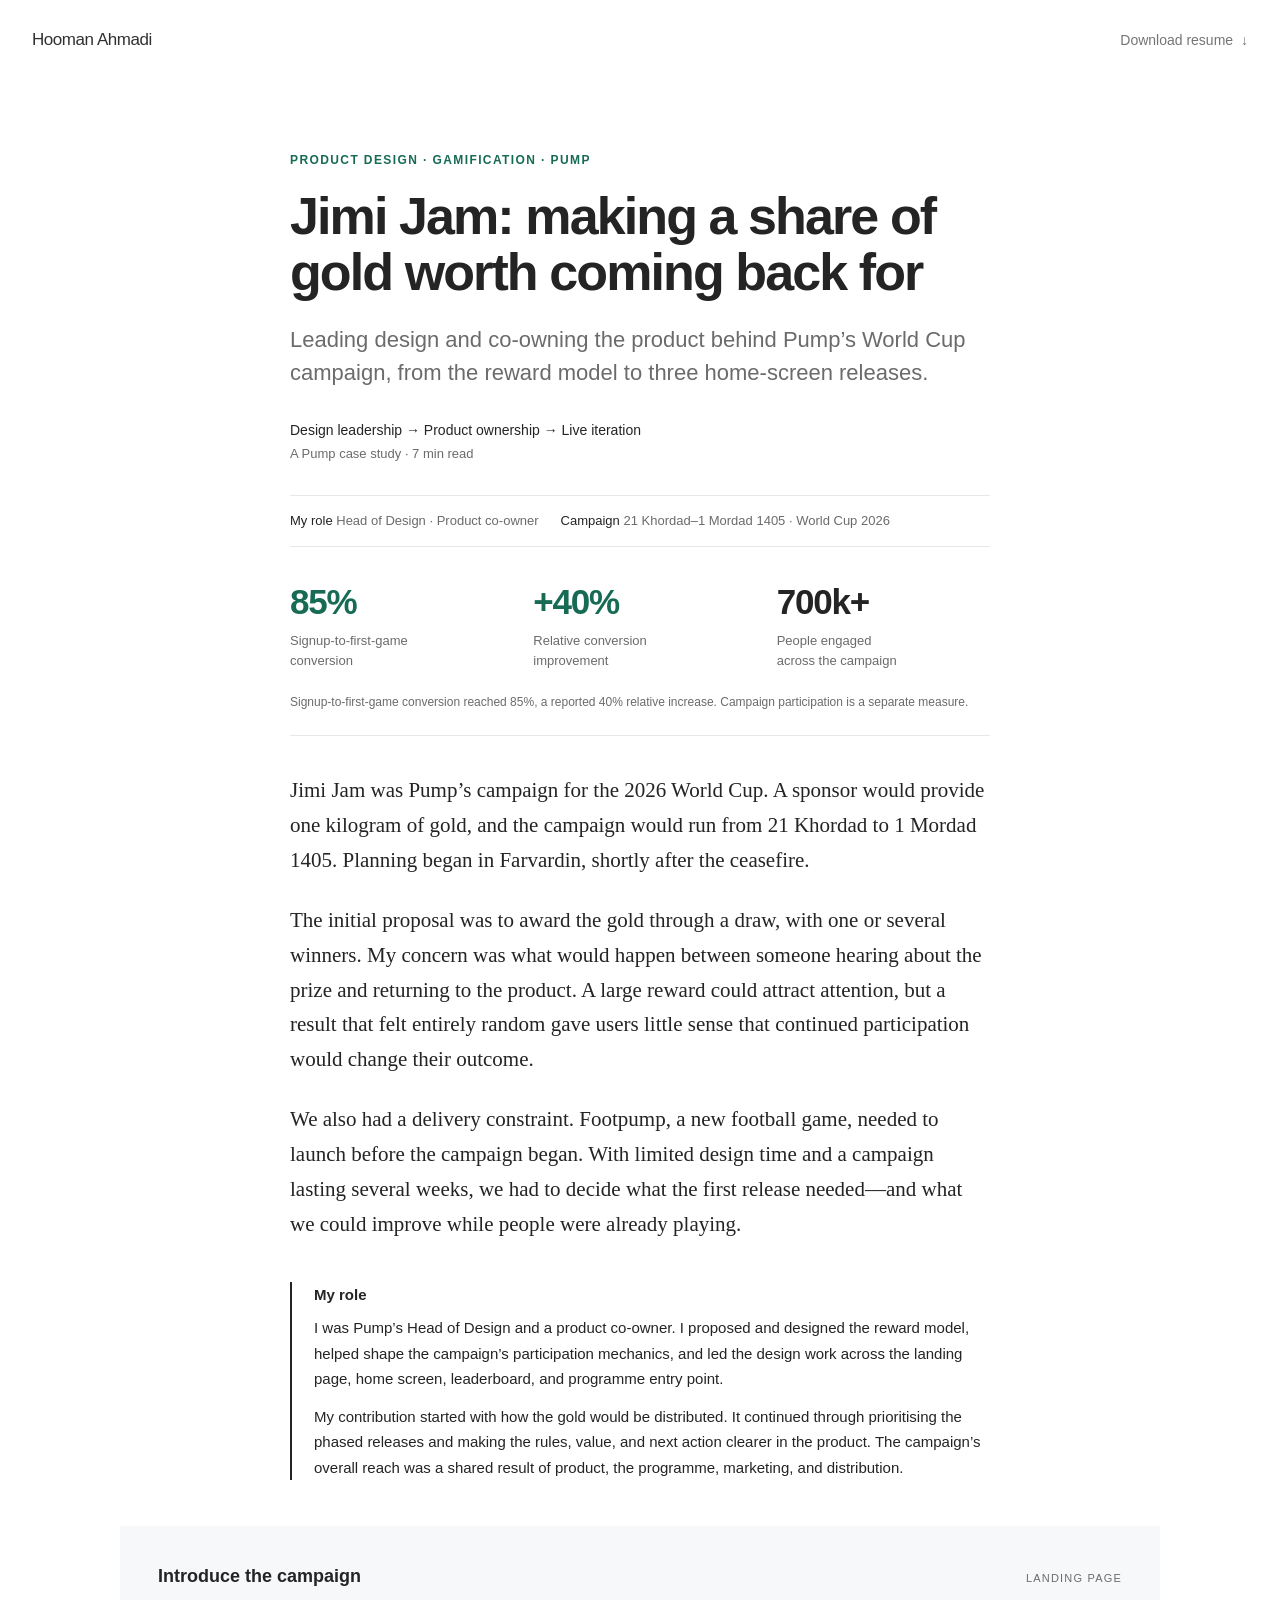
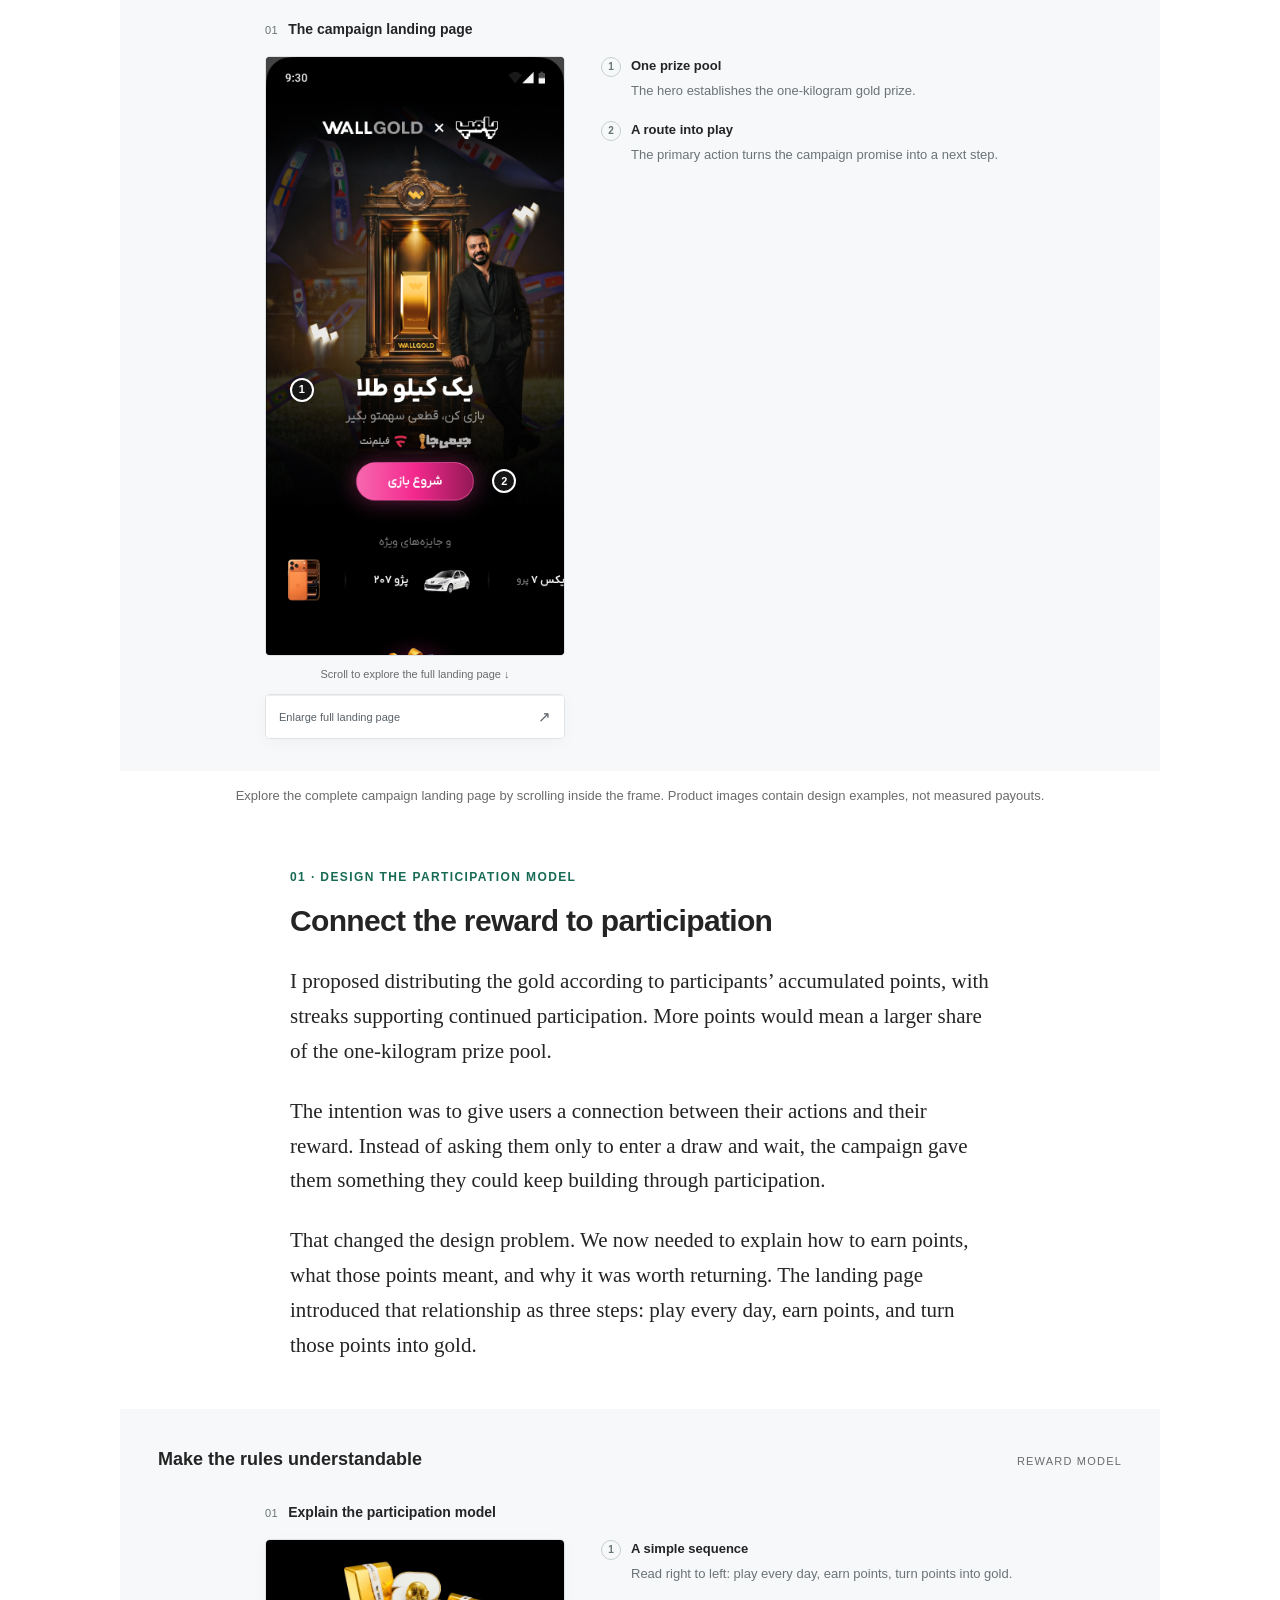
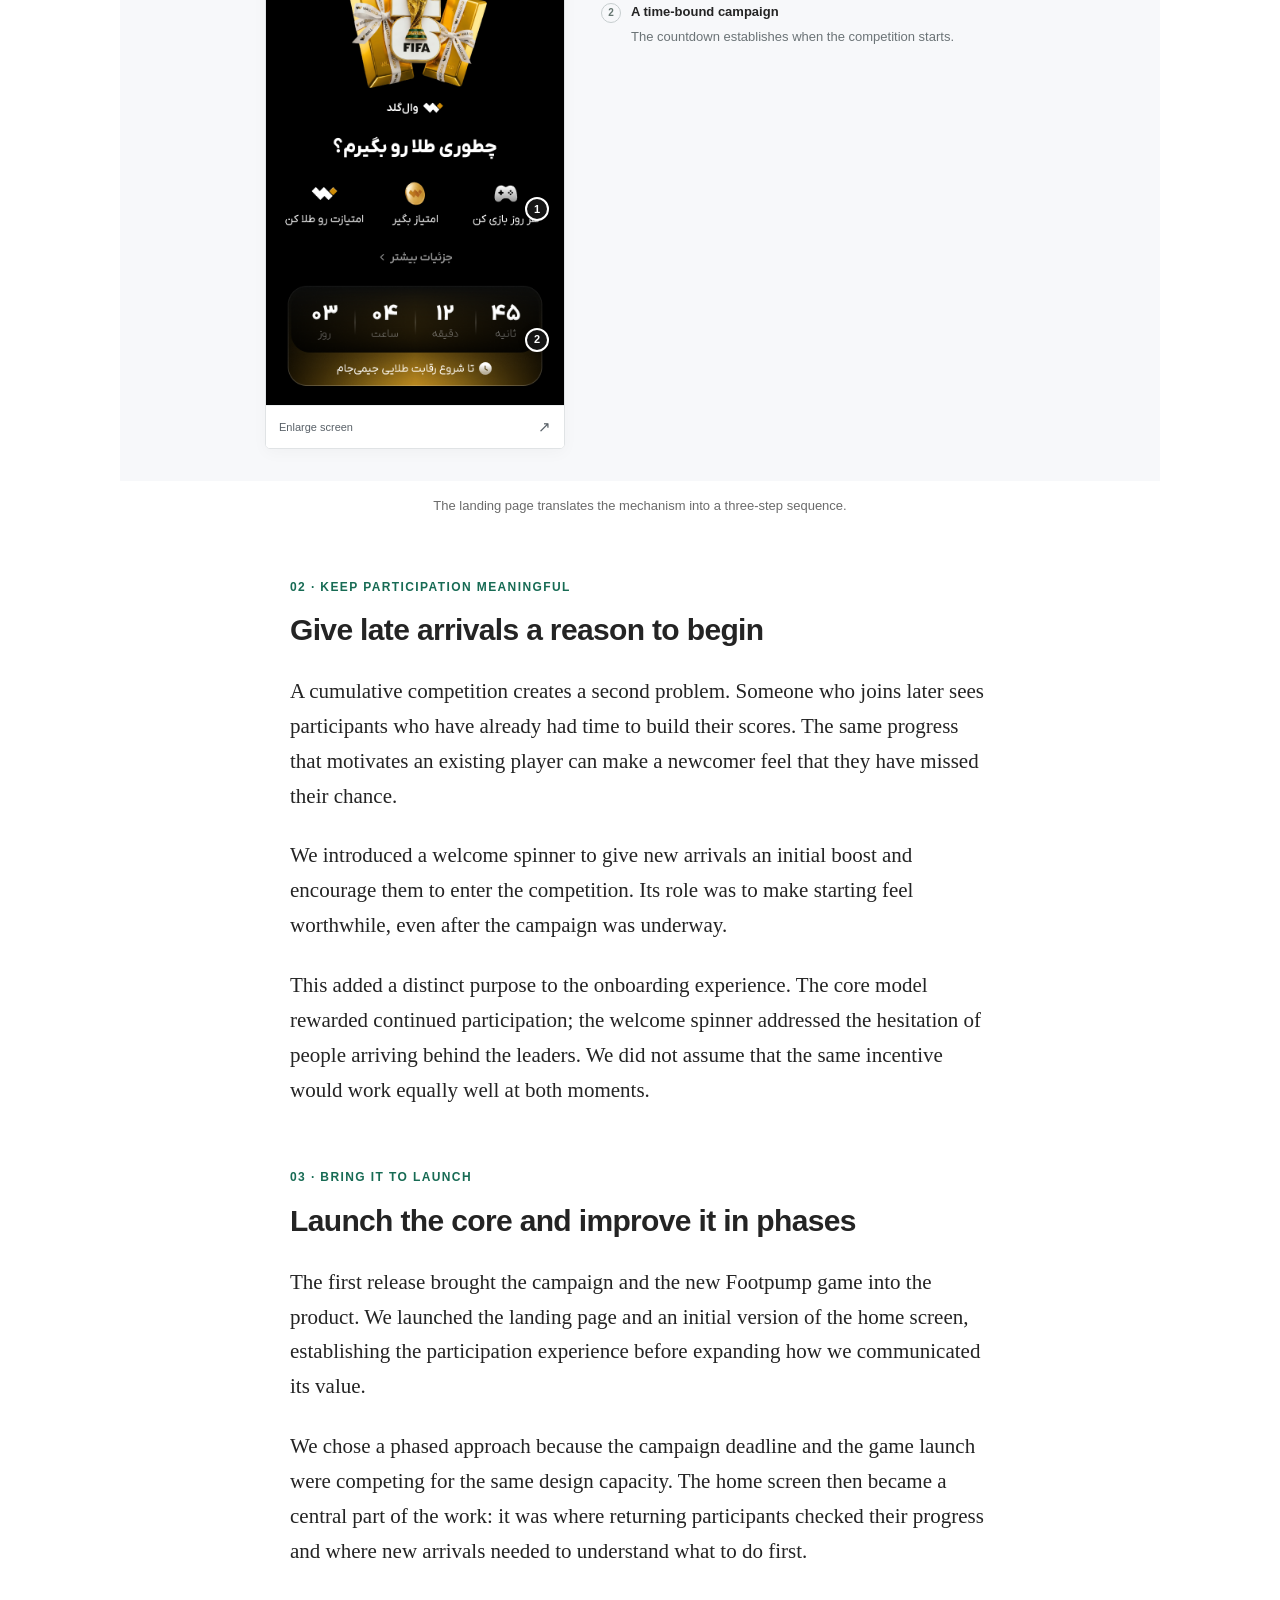
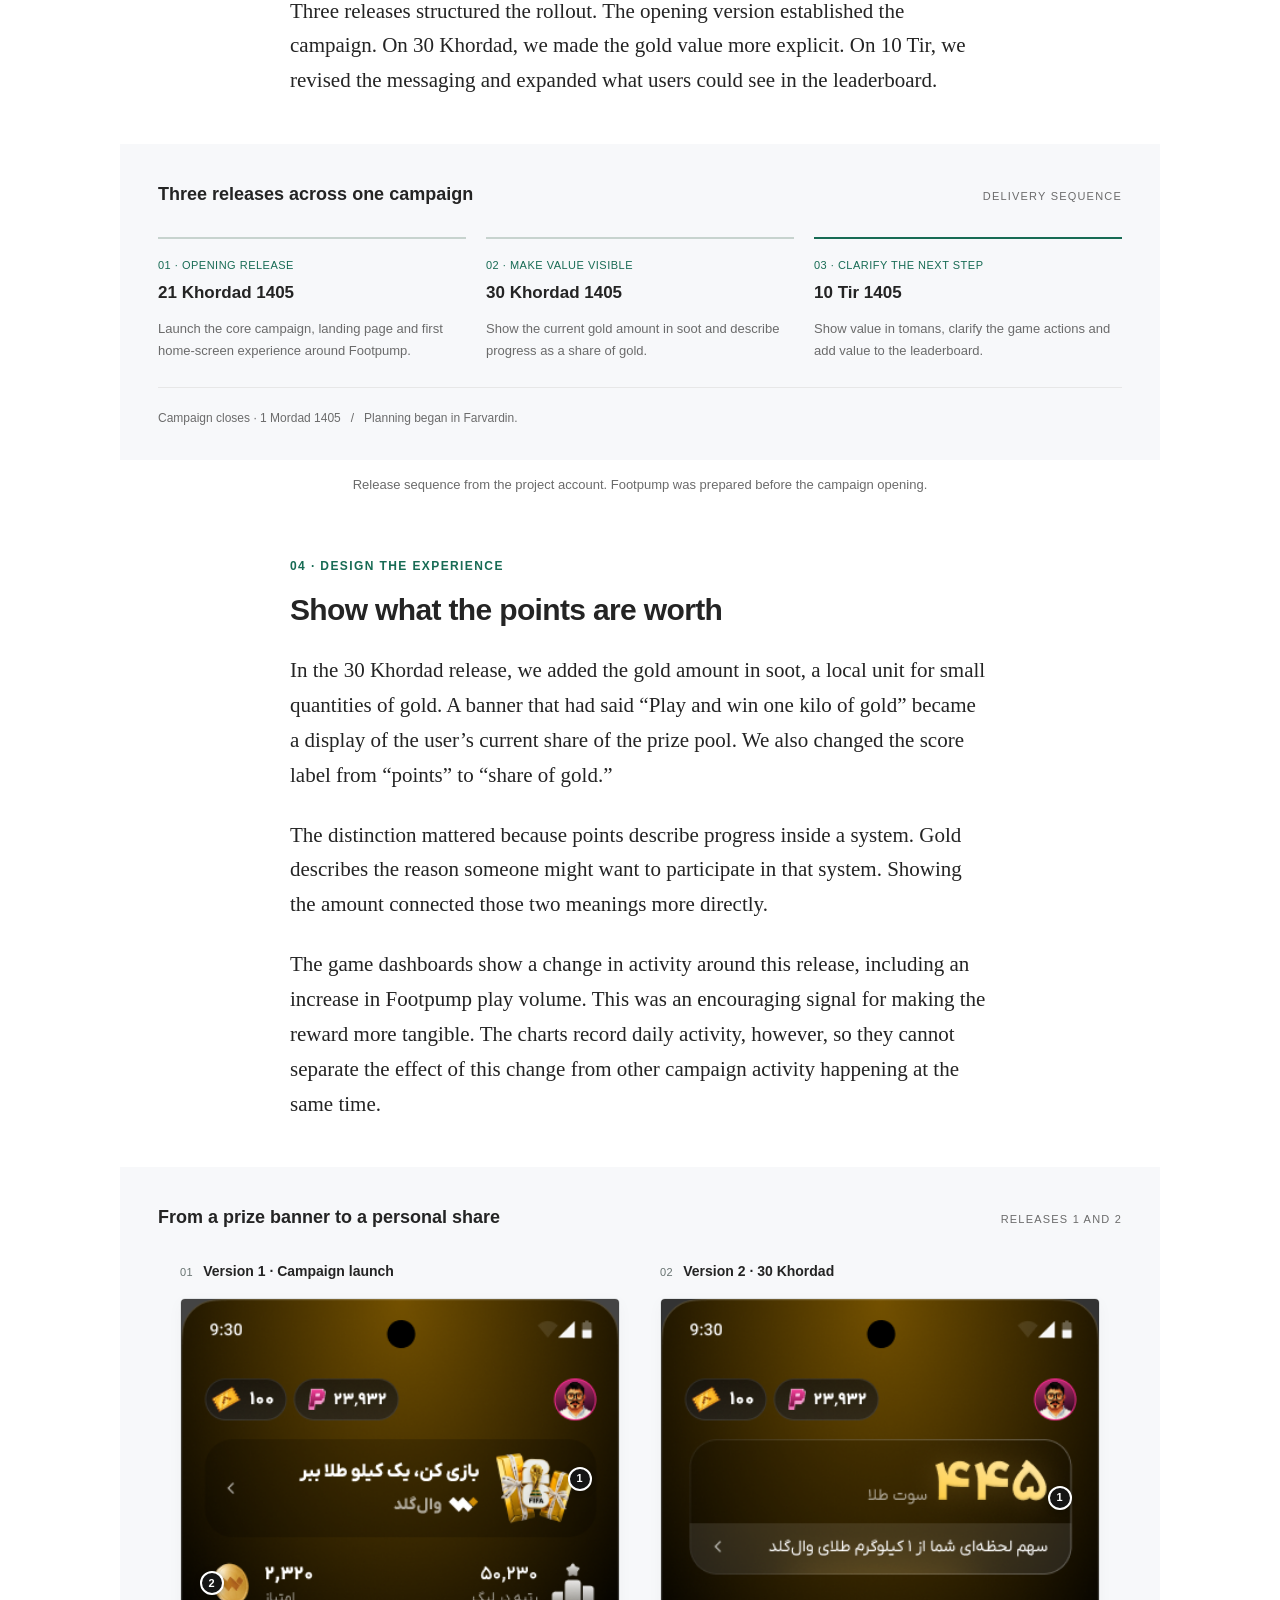
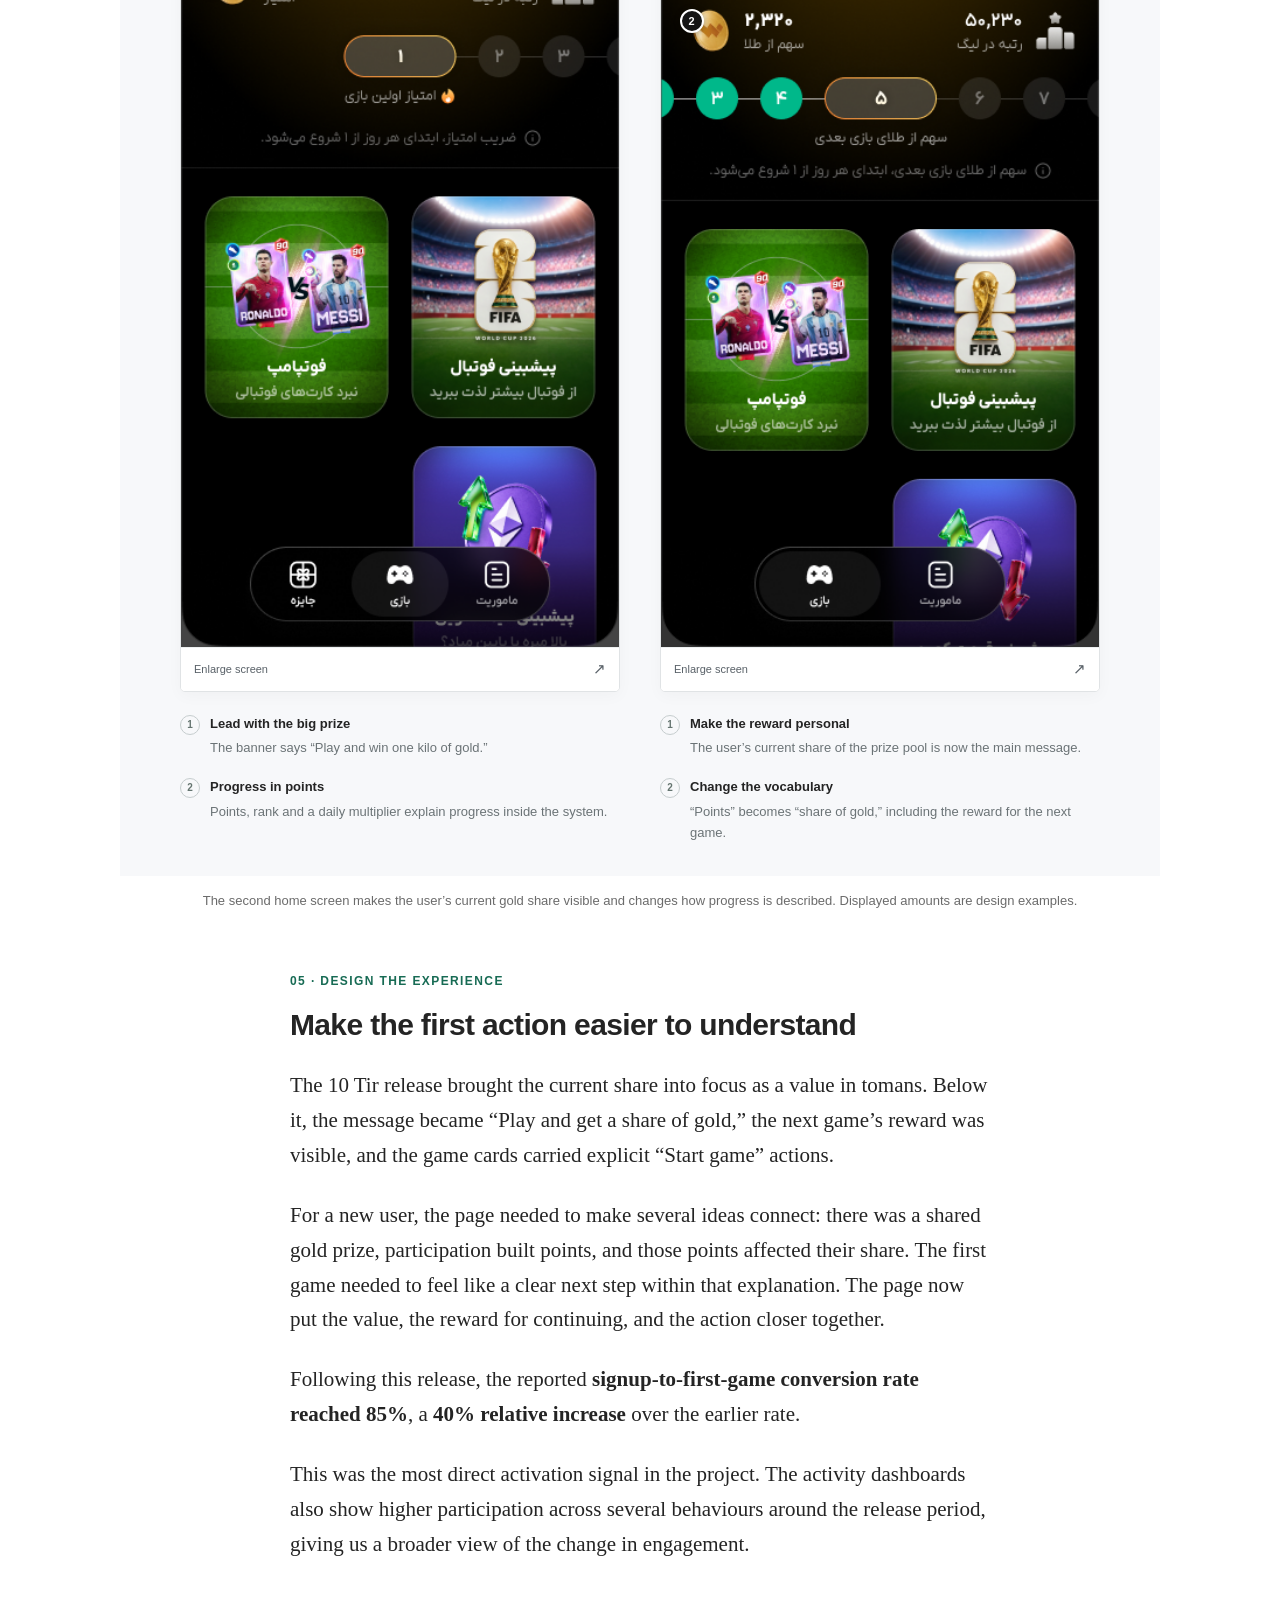
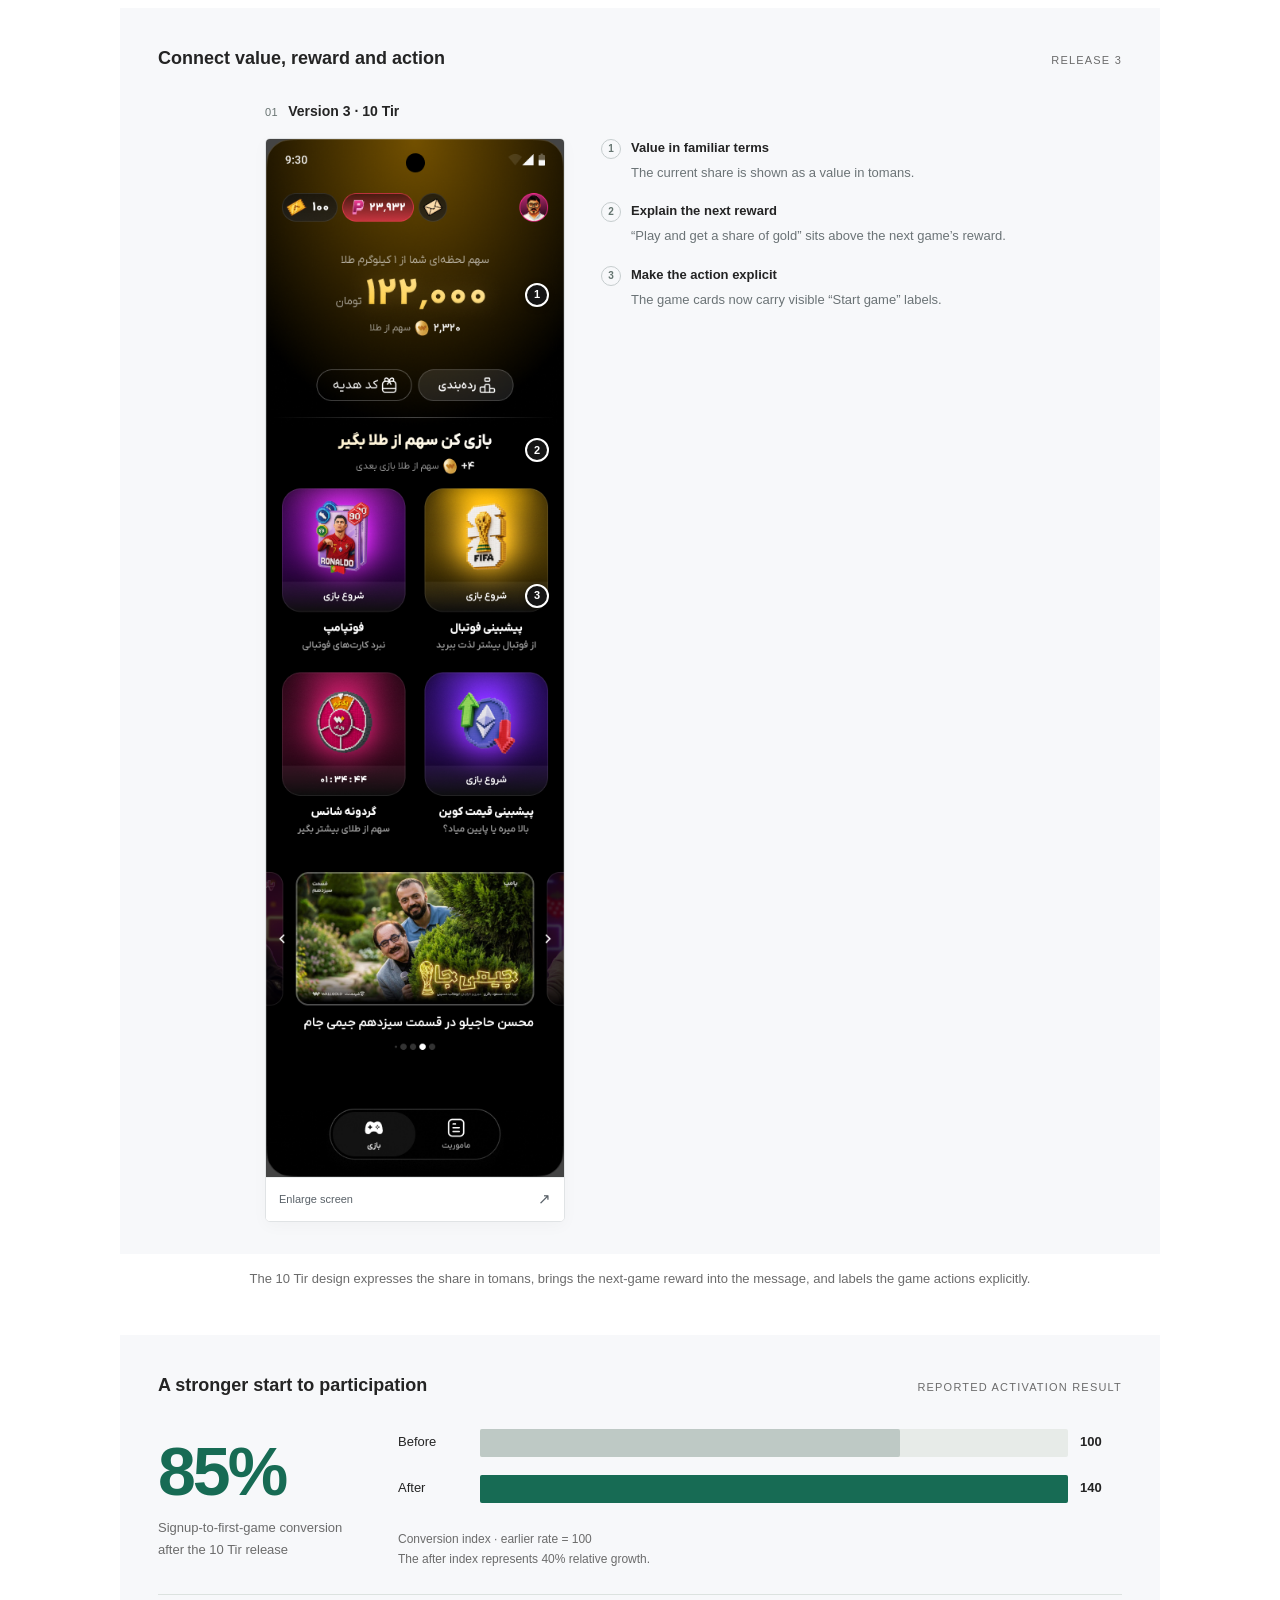
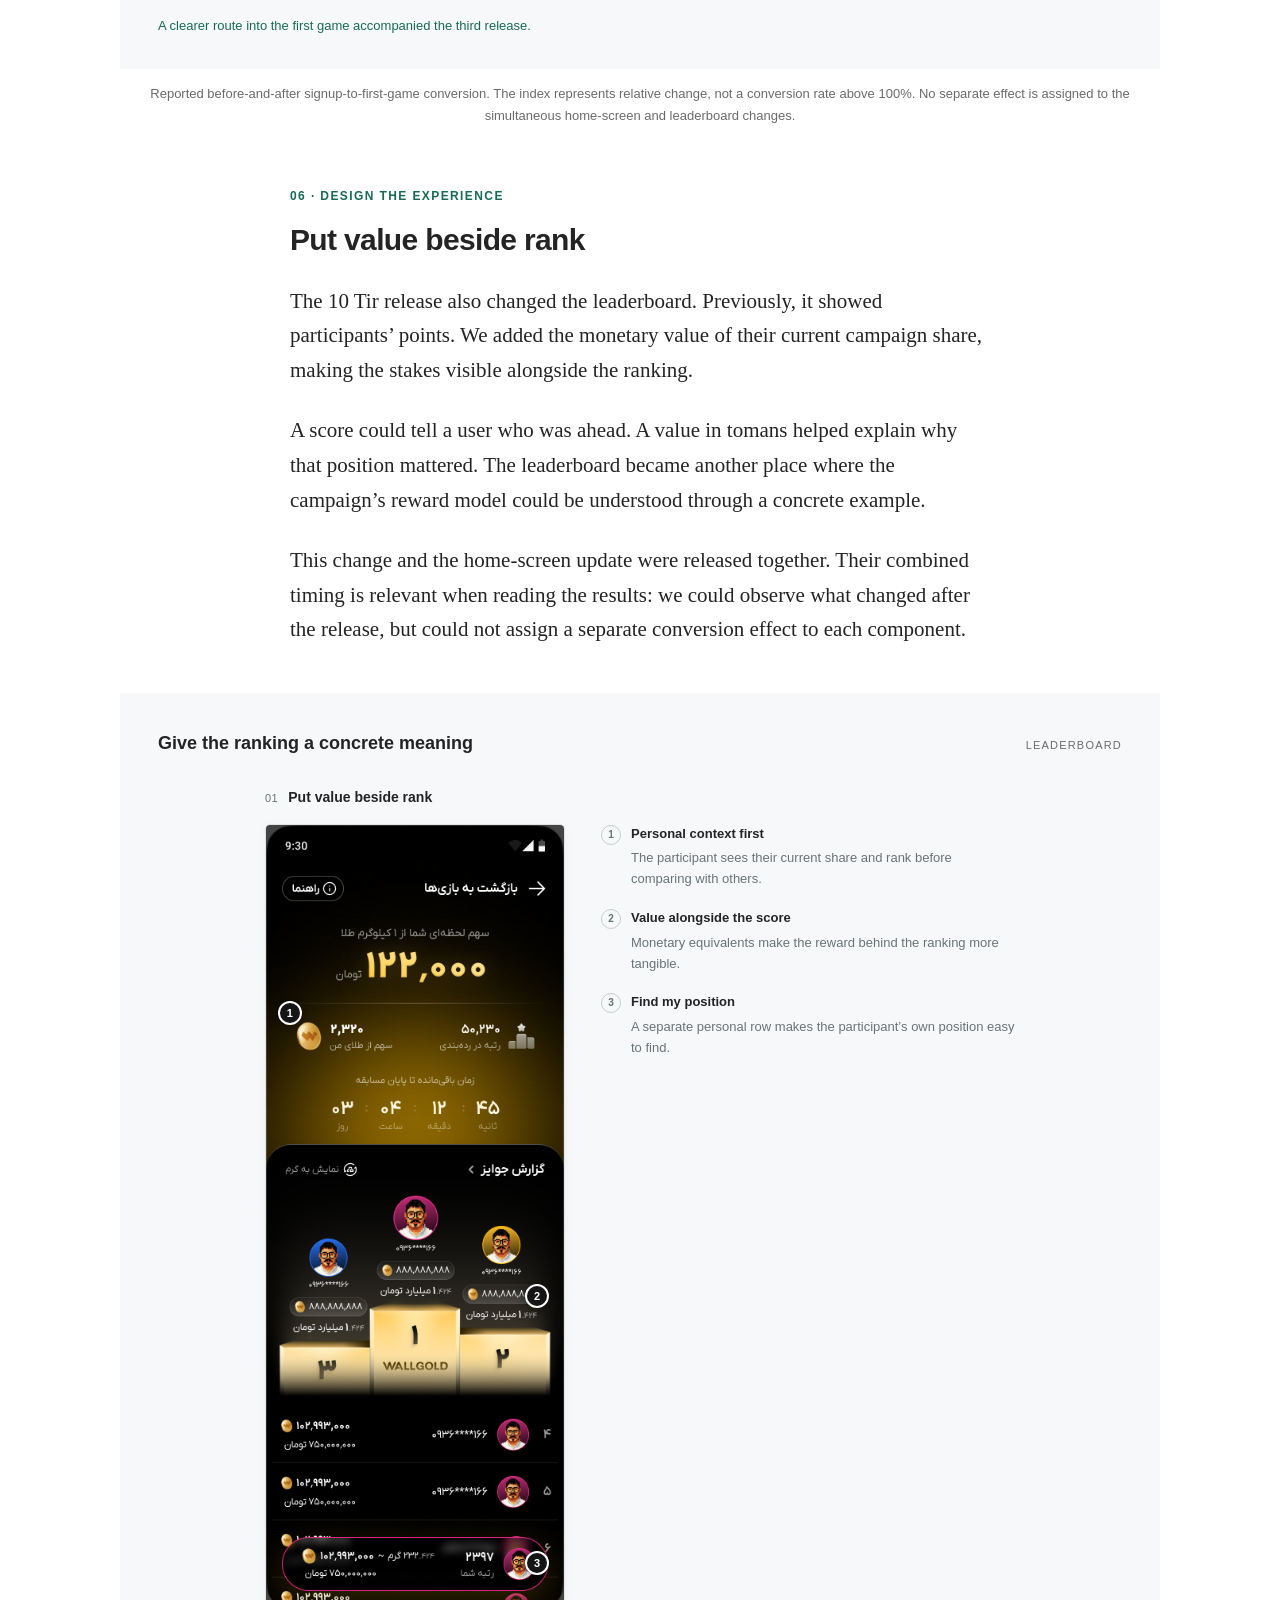
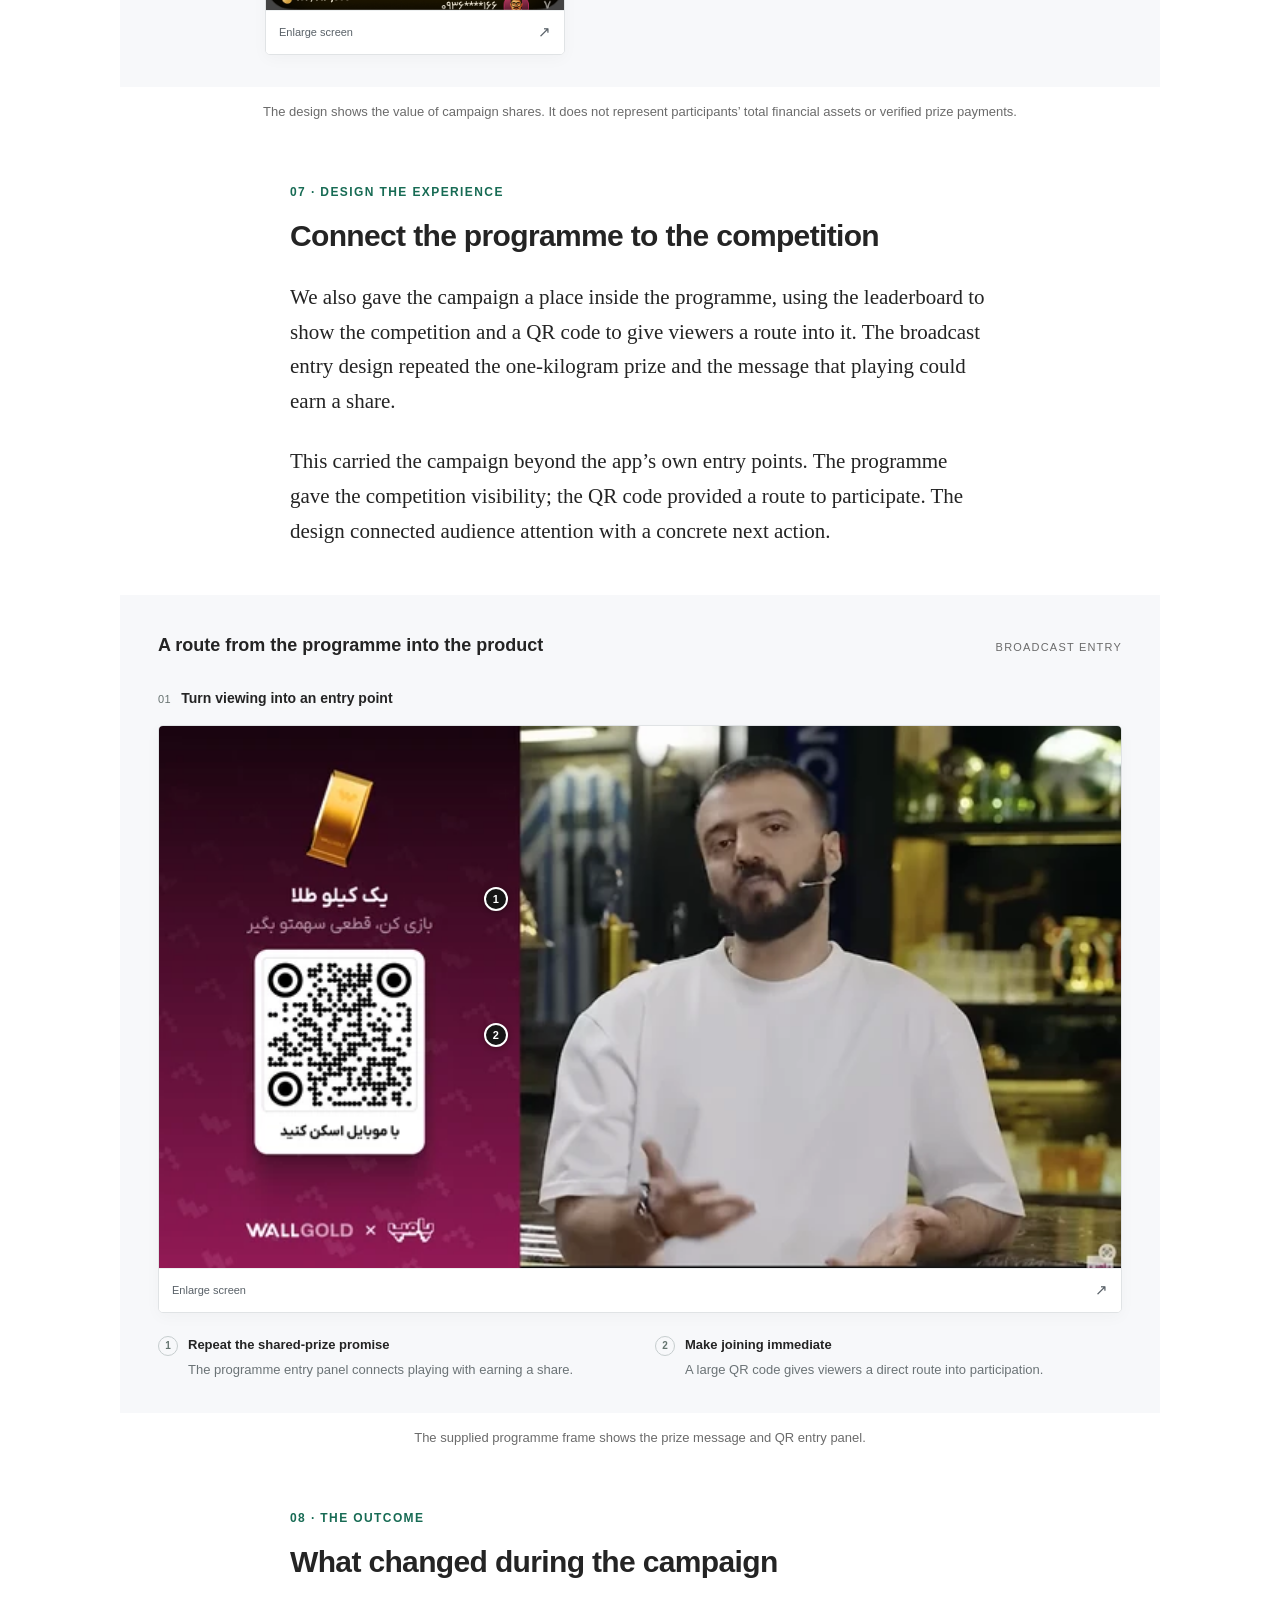
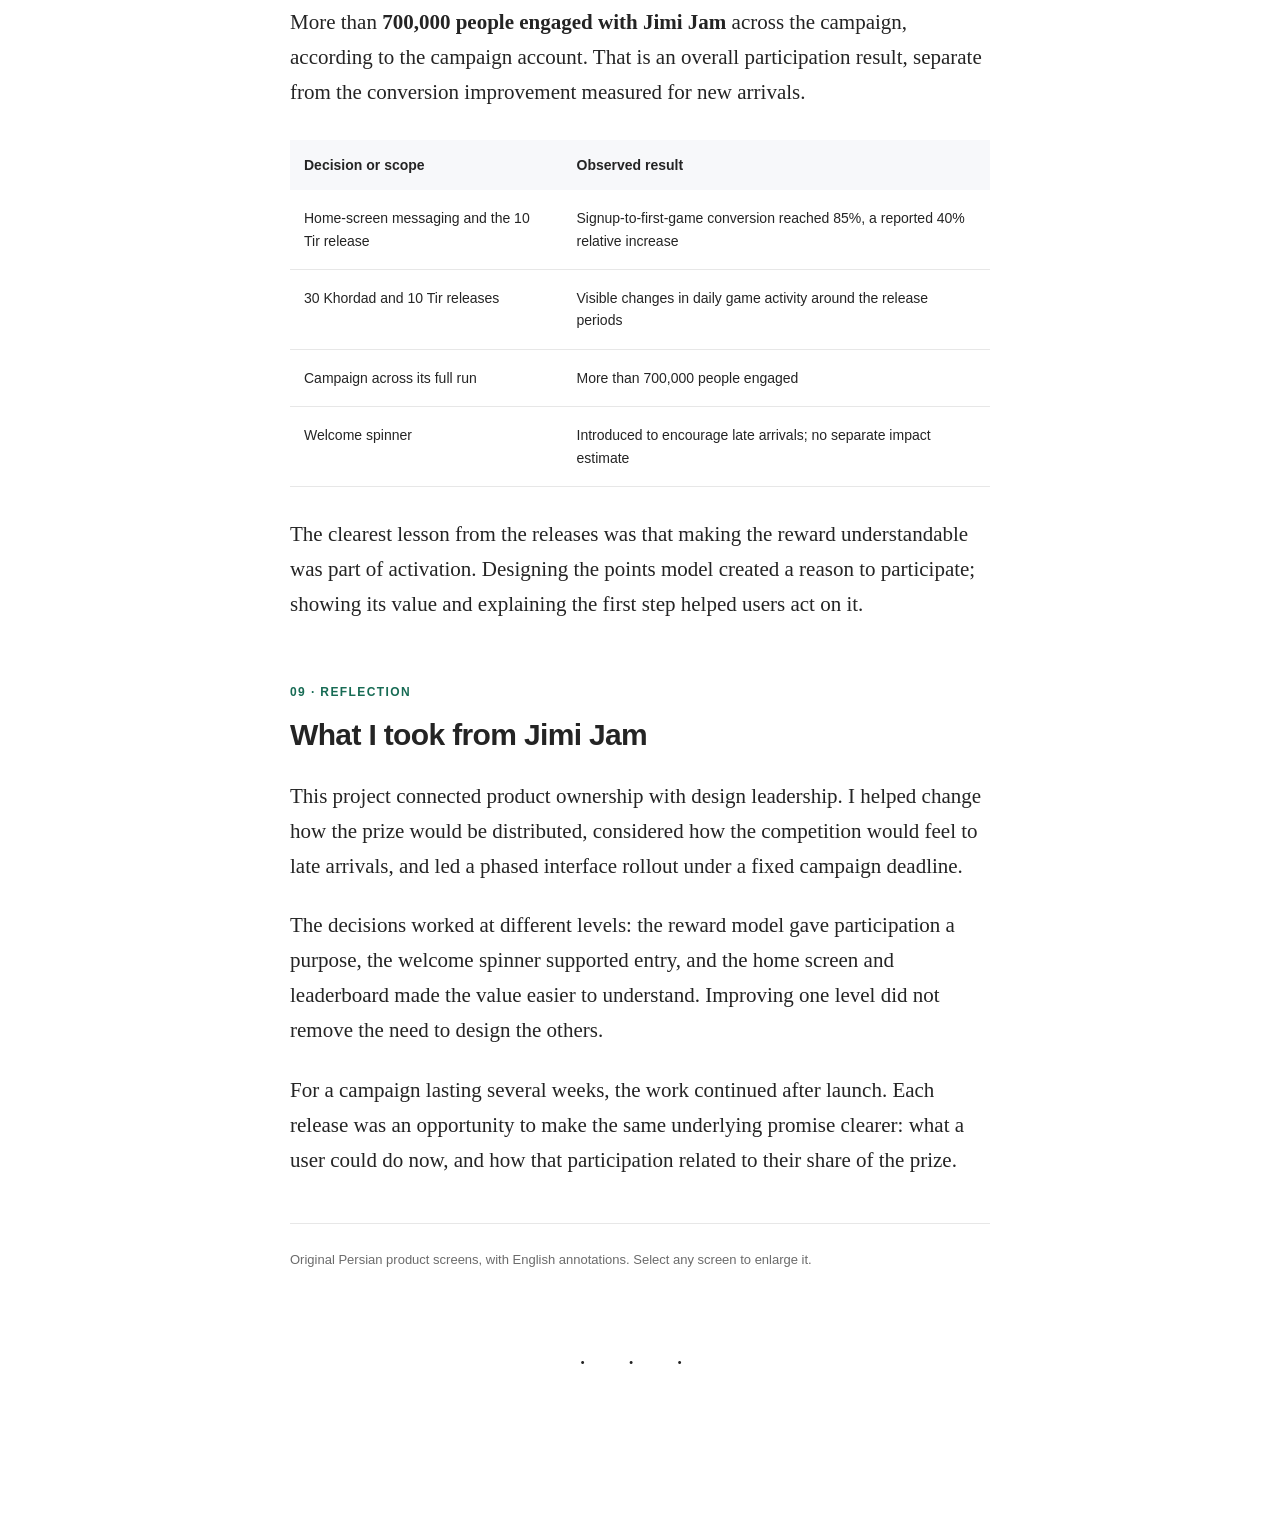
<file: work/jimi-jam/index.html>
<!doctype html>
<html lang="en"><head><meta charset="utf-8"><meta name="viewport" content="width=device-width, initial-scale=1"><title>Jimi Jam: making a share of gold worth coming back for · Pump case study</title><meta name="description" content="Leading design and co-owning the product behind Pump’s World Cup campaign, from the reward model to three home-screen releases."><link rel="icon" href="data:image/svg+xml,%3Csvg xmlns='http://www.w3.org/2000/svg' viewBox='0 0 32 32'%3E%3Crect width='32' height='32' rx='7' fill='%23232323'/%3E%3Ctext x='6' y='24' font-family='Georgia' font-size='25' fill='white'%3EW%3C/text%3E%3C/svg%3E"><style>
:root{--ink:#242424;--muted:#6b6b6b;--line:#e7e7e7;--accent:#176b54;--blue:#1474e5;--paper:#fff;--panel:#f7f8fa;--sans:-apple-system,BlinkMacSystemFont,"Segoe UI",Arial,sans-serif;--serif:Georgia,"Times New Roman",serif}
*{box-sizing:border-box}html{scroll-behavior:smooth;scroll-padding-top:90px}body{margin:0;color:var(--ink);background:var(--paper);font-family:var(--serif)}a{color:inherit;text-underline-offset:4px}button{font:inherit}.article-head,.prose{max-width:700px;margin:auto}.article-head{padding-top:72px}.eyebrow,.section-kicker{font:600 12px/1.4 var(--sans);letter-spacing:1.4px;text-transform:uppercase;color:var(--accent)}h1{font:750 clamp(36px,5vw,52px)/1.09 var(--sans);letter-spacing:-1.9px;margin:19px 0 22px}.dek{font:22px/1.5 var(--sans);color:var(--muted);margin:0}.byline{display:flex;align-items:center;gap:13px;margin:30px 0;font:14px/1.7 var(--sans)}.role-label{flex-shrink:0;font:600 12px/1.5 var(--sans);color:var(--muted);white-space:nowrap}.byline span{display:block;color:var(--muted);font-size:13px}.article-meta{border-top:1px solid var(--line);border-bottom:1px solid var(--line);padding:15px 0;display:flex;gap:22px;flex-wrap:wrap;font:13px var(--sans);color:var(--muted)}.article-meta b{color:var(--ink);font-weight:500}.prose{font-size:21px;line-height:1.66}.prose p{margin:25px 0}.prose h2{font:700 30px/1.25 var(--sans);letter-spacing:-.65px;margin:16px 0 25px}.prose h3{font:650 23px/1.35 var(--sans);margin:34px 0 16px;letter-spacing:-.3px}.section-kicker{margin-top:72px;display:block}.prose strong{font-weight:700}.intro{margin-top:37px}.wide{max-width:1040px;width:calc(100% - 48px);margin:46px auto}.figure-surface{background:var(--panel);padding:38px 38px 32px;overflow:hidden}.figure-top{display:flex;align-items:baseline;justify-content:space-between;gap:20px;margin-bottom:30px;font-family:var(--sans)}.figure-top :is(h2,h3){font-size:18px;line-height:1.4;margin:0;font-weight:650}.figure-top span{font-size:11px;letter-spacing:1.2px;color:var(--muted);text-transform:uppercase;white-space:nowrap}figcaption{font:13px/1.65 var(--sans);color:var(--muted);text-align:center;padding:14px 28px 0}.hero-stats{display:grid;grid-template-columns:repeat(3,1fr);gap:30px;padding:34px 0;border-bottom:1px solid var(--line);font-family:var(--sans)}.hero-stats strong{font-size:35px;letter-spacing:-1.2px;font-weight:650;display:block;line-height:1.2}.hero-stats span{font-size:13px;line-height:1.55;color:var(--muted);display:block;margin-top:8px}.hero-stats .positive{color:var(--accent)}.role{font:15px/1.7 var(--sans);border-left:2px solid var(--ink);padding-left:22px;margin:40px 0}.role strong{display:block;margin-bottom:8px}.role p{margin:0;font-size:15px}.endmark{text-align:center;font-size:25px;letter-spacing:18px;margin:70px 0}.site-footer{border-top:1px solid var(--line);max-width:700px;margin:60px auto 0;padding:25px 0 45px;font:13px/1.8 var(--sans);color:var(--muted)}:focus-visible{outline:3px solid var(--blue);outline-offset:5px}a:hover{color:var(--accent)}@media(max-width:760px){.article-head,.prose,.site-footer{margin-left:24px;margin-right:24px}.article-head{padding-top:42px}h1{letter-spacing:-1.3px}.dek{font-size:19px}.prose{font-size:19px;line-height:1.65}.prose h2{font-size:27px}.wide{width:100%;margin:32px auto}.figure-surface{padding:25px 20px}.figure-top{align-items:flex-start}.figure-top :is(h2,h3){font-size:16px}.figure-top span{font-size:10px}.hero-stats{gap:16px}.hero-stats strong{font-size:28px}.hero-stats span{font-size:12px}.section-kicker{margin-top:54px}}@media(prefers-reduced-motion:reduce){html{scroll-behavior:auto}}

.image-viewport{position:relative}.image-pin{position:absolute;display:grid;place-items:center;width:24px;height:24px;border:2px solid white;border-radius:50%;background:#151515;color:white;box-shadow:0 1px 6px #0005;transform:translate(-50%,-50%);font:650 11px/1 var(--sans);pointer-events:none}.source-link{display:block;margin-top:17px;color:#66716c;font:12px/1.6 var(--sans)}.single-portrait .source-link,.landscape-grid .portrait .source-link{grid-column:2;grid-row:3;align-self:start}.landscape-grid .portrait .screen-button,.portrait-grid .screen-button{max-width:375px}.modal-body .image-pin{width:29px;height:29px;font-size:13px}.modal-body img{background:transparent!important}
html{scroll-behavior:auto;scroll-padding-top:34px}.article-meta{line-height:1.55}.monogram{flex:none}.hero-stats{border-bottom:0;padding-bottom:22px}.hero-stats strong{white-space:nowrap}.stat-context{font:12px/1.65 var(--sans);color:var(--muted);margin:0;padding:0 0 22px;border-bottom:1px solid var(--line)}.role>strong{font-weight:650}.role p+p{margin-top:12px}.article-section{margin-top:62px}.article-section .section-kicker{margin-top:0}.intro h2{font-size:28px}.prose ul,.prose ol{padding-left:26px}.prose li{padding-left:3px;margin:15px 0}.quote{border-left:3px solid var(--ink);padding:4px 0 4px 24px;margin:35px 0;font-size:24px;line-height:1.5;font-style:italic}.figure-top>span{white-space:normal;text-align:right;max-width:210px;line-height:1.6}.figure-surface{overflow:visible}.screen-grid{display:grid;gap:42px;align-items:start}.screen-grid.landscape-grid{grid-template-columns:minmax(0,1fr)}.screen-grid.portrait-grid{grid-template-columns:repeat(2,minmax(0,1fr));gap:42px 48px;max-width:760px;margin:auto}.screen-grid.single-portrait{grid-template-columns:minmax(0,1fr);max-width:750px;margin:auto}.screen-card{min-width:0;font-family:var(--sans)}.screen-heading{display:flex;gap:10px;align-items:baseline;margin:0 0 16px}.screen-heading>span{font-size:11px;color:#687371;letter-spacing:.5px}.screen-heading h4{font:600 14px/1.5 var(--sans);margin:0}.screen-button{position:relative;display:block;width:100%;padding:0;border:1px solid #e0e3e5;border-radius:5px;background:white;cursor:zoom-in;box-shadow:0 4px 16px #21212108;overflow:hidden}.screen-button img{display:block;width:100%;height:auto}.image-viewport{display:block;width:100%;background:white}.enlarge-label{display:flex;align-items:center;justify-content:space-between;font:11px/1.5 var(--sans);background:#fff;border-top:1px solid #edf0f1;color:#596168;padding:10px 13px;text-align:left}.enlarge-label span{font-size:15px}.screen-button:hover .enlarge-label{color:var(--accent);background:#fafcfb}.annotations{list-style:none;margin:22px 0 0;padding:0;display:grid;gap:18px}.annotations li{display:flex;gap:10px;font:13px/1.6 var(--sans);margin:0}.note-number{display:grid;place-items:center;flex-shrink:0;border:1px solid #c6cdce;color:#657570;border-radius:50%;width:20px;height:20px;font:600 10px/1 var(--sans);margin-top:1px}.annotations strong{font-weight:650;font-size:13px}.annotations p{margin:4px 0 0;color:#6b7376}.landscape .annotations{grid-template-columns:repeat(auto-fit,minmax(220px,1fr));gap:20px 30px}.single-portrait .screen-card{display:grid;grid-template-columns:minmax(0,300px) minmax(0,1fr);gap:0 36px;align-items:start}.single-portrait .screen-heading{grid-column:1/-1}.single-portrait .screen-button{grid-column:1;grid-row:2/4}.single-portrait .annotations{grid-column:2;grid-row:2;margin-top:0}.landscape-grid .screen-card.portrait{max-width:750px;width:100%;margin:auto;display:grid;grid-template-columns:minmax(0,300px) minmax(0,1fr);gap:0 36px}.landscape-grid .portrait .screen-heading{grid-column:1/-1}.landscape-grid .portrait .screen-button{grid-column:1}.landscape-grid .portrait .annotations{grid-column:2;margin-top:0}.table-wrap{overflow:auto;margin:30px 0}table{width:100%;border-collapse:collapse;font:14px/1.6 var(--sans);text-align:left}th{font-weight:600;padding:14px;background:var(--panel);vertical-align:top}td{padding:17px 14px;border-bottom:1px solid var(--line);vertical-align:top}.annotation-footnote{font:13px/1.8 var(--sans);color:var(--muted);border-top:1px solid var(--line);padding-top:24px;margin-top:46px!important}.sr-only{position:absolute;width:1px;height:1px;padding:0;margin:-1px;overflow:hidden;clip:rect(0,0,0,0);white-space:nowrap;border:0}dialog{padding:0;border:0;border-radius:8px;width:min(1180px,calc(100vw - 32px));max-width:none;height:94vh;max-height:none;background:#f2f4f5;color:var(--ink);box-shadow:0 20px 100px #0005}dialog::backdrop{background:#16191dd9}.modal-bar{display:flex;justify-content:space-between;align-items:center;gap:20px;position:sticky;top:0;z-index:2;padding:15px 22px;border-bottom:1px solid #dce0e3;background:white;font:14px/1.5 var(--sans)}.modal-controls{display:flex;align-items:center;gap:9px;flex:none}.modal-bar button{border:1px solid #d5d9dc;border-radius:20px;padding:6px 14px;background:white;cursor:pointer;font:13px/1.5 var(--sans);white-space:nowrap}.modal-bar button:hover{background:#f4f7f5}.modal-position{color:var(--muted);font-size:12px}.modal-body{padding:28px;display:flex;flex-direction:column;align-items:center;gap:22px}.modal-body .image-viewport{width:100%;flex:none;box-shadow:0 3px 20px #0001}.modal-body .image-viewport.portrait{max-width:520px}.modal-body img{width:100%;height:auto;display:block;background:white}.modal-body .annotations{max-width:800px;align-self:center;width:100%;margin-top:0;grid-template-columns:repeat(auto-fit,minmax(220px,1fr))}.modal-help{font:12px/1.6 var(--sans);color:var(--muted);margin:0;text-align:center}.modal-body .annotations strong{font-size:14px}.modal-body .annotations li{font-size:14px}
@media(max-width:980px){.figure-surface{padding:30px 28px}.chart-row{grid-template-columns:165px minmax(0,1fr)}}
@media(max-width:760px){.article-section{margin-top:48px}.figure-surface{padding:25px 24px}.figure-top>span{max-width:145px}.screen-grid{gap:35px}.screen-grid.portrait-grid{gap:32px}.single-portrait .screen-card,.landscape-grid .screen-card.portrait{grid-template-columns:minmax(0,270px) minmax(0,1fr);gap:0 24px}.chart-row{grid-template-columns:140px minmax(0,1fr);gap:15px}.chart-row-label{font-size:12px}.comparison-chart{margin-right:49px}.bar-value{font-size:16px}.quote{font-size:22px}.modal-body{padding:20px}.modal-bar{padding:12px 16px;gap:12px}.modal-bar strong{font-size:13px}.modal-controls{gap:5px}.modal-bar button{padding:6px 10px}figcaption{padding-left:24px;padding-right:24px}.byline{font-size:13px}.byline span{font-size:12px}}
@media(max-width:520px){.article-head{padding-top:36px}h1{font-size:36px;letter-spacing:-1.35px}.article-meta{display:grid;gap:8px}.hero-stats{gap:12px;padding-top:26px}.hero-stats strong{font-size:27px}.hero-stats span{font-size:11px}.stat-context{font-size:11px}.intro h2,.prose h2{font-size:26px}.figure-top{gap:14px}.figure-top :is(h2,h3){font-size:16px}.figure-top>span{max-width:100px;font-size:9px}.screen-grid.portrait-grid,.screen-grid.single-portrait{grid-template-columns:minmax(0,340px);justify-content:center}.single-portrait .screen-card,.landscape-grid .screen-card.portrait{display:block;max-width:340px}.single-portrait .annotations,.landscape-grid .portrait .annotations{margin-top:20px}.screen-heading h4{font-size:13px}.screen-card+.screen-card{padding-top:26px;border-top:1px solid #dce1e4}.annotations,.landscape .annotations{grid-template-columns:minmax(0,1fr);gap:18px}.chart-row{display:block}.chart-row-label{margin-bottom:10px}.comparison-chart{gap:22px;margin-right:46px}.chart-legend{margin-top:-8px}.bar-track,.bar{height:30px}.bar-value{top:4px}.chart-method{margin-top:25px}.quote{font-size:21px;padding-left:20px}.modal-bar{align-items:flex-start;flex-direction:column;gap:9px}.modal-controls{width:100%;justify-content:flex-end}.modal-position{margin-right:auto}.modal-body{padding:14px}.modal-help{font-size:11px}.prose li{padding-left:0}th,td{font-size:12px;padding:12px 10px}}
@media print{.site-header nav,.enlarge-label,dialog{display:none}.wide{width:100%;break-inside:avoid}.article-head{padding-top:20px}.article-section{margin-top:30px}.screen-button{border:0;box-shadow:none}.figure-surface{background:#f7f8fa}.site-footer{margin-top:20px}.bar{print-color-adjust:exact;-webkit-print-color-adjust:exact}}
@media(max-width:520px){.image-pin{width:20px;height:20px;border-width:1.5px;font-size:10px}.modal-body .image-pin{width:24px;height:24px;font-size:11px}}

.screen-grid.paired-grid{grid-template-columns:repeat(2,minmax(0,1fr));gap:40px;max-width:920px;margin:auto}
.paired-grid .screen-button{max-width:440px;margin:auto}.paired-grid .landscape .annotations{grid-template-columns:1fr}.paired-grid .source-link{margin-top:18px}
.image-viewport{background:var(--image-background,white)}
.custom-figure svg{display:block;width:100%;height:auto}.custom-figure .figure-surface{overflow:hidden}
.chart-data{border-top:1px solid #dce2df;margin-top:20px;padding-top:17px;font:12px/1.7 var(--sans);color:var(--muted)}.chart-data summary{cursor:pointer;display:list-item;width:fit-content}.chart-data summary:hover{color:var(--accent)}.chart-data table{margin-top:15px}.chart-data caption{text-align:left;font-size:12px;margin-bottom:10px}.chart-data th,.chart-data td{padding:9px 13px}.chart-data tbody th{font-weight:400;border-bottom:1px solid var(--line)}
.article-meta{gap:9px 22px}.skip-link{position:absolute;top:-80px;left:24px;padding:10px 18px;background:white;font:14px var(--sans);z-index:10}.skip-link:focus{top:12px}.modal-bar button:disabled{opacity:.4;cursor:default}.screen-button:focus-visible{outline-offset:4px}.custom-figure{font-family:var(--sans)}
.single-portrait .screen-preview{grid-column:1;grid-row:2/4;min-width:0}.screen-preview .scroll-screen{max-height:600px;overflow-y:auto;overflow-x:hidden;border:1px solid #e0e3e5;border-radius:5px;background:#000;scrollbar-width:thin;scrollbar-color:#a4aba7 #252525;overscroll-behavior:contain}.scroll-screen img{display:block;width:100%;height:auto}.scroll-screen .image-viewport{line-height:0}.screen-preview .screen-button{grid-column:auto;grid-row:auto;margin-top:10px}.scroll-hint{font:11px/1.6 var(--sans);color:var(--muted);margin:10px 0 0;text-align:center}.scroll-screen:focus-visible{outline:3px solid var(--blue);outline-offset:4px}
@media(max-width:600px){.screen-grid.paired-grid{grid-template-columns:minmax(0,375px);justify-content:center;gap:34px}.paired-grid .screen-card+.screen-card{padding-top:28px;border-top:1px solid #dce1e4}.custom-figure .figure-top{display:block}.custom-figure .figure-top>span{display:block;max-width:none;margin-top:8px;text-align:left}}

.jj-timeline{display:grid;grid-template-columns:repeat(3,minmax(0,1fr));gap:20px;font-family:var(--sans)}.jj-phase{border-top:2px solid #c7d3ce;padding-top:20px}.jj-phase:last-child{border-color:var(--accent)}.jj-phase small{display:block;color:var(--accent);font-size:11px;letter-spacing:.5px;margin-bottom:9px}.jj-phase b{font-size:17px;display:block;line-height:1.5}.jj-phase p{font-size:13px;line-height:1.7;color:var(--muted);margin:12px 0 0}.jj-end{font:12px/1.7 var(--sans);border-top:1px solid var(--line);padding-top:20px;margin:25px 0 0;color:var(--muted)}
.jj-result{display:grid;grid-template-columns:200px minmax(0,1fr);gap:40px;align-items:center;font-family:var(--sans)}.jj-result-number{font-size:68px;font-weight:650;letter-spacing:-3px;line-height:1;color:var(--accent)}.jj-result-label{font-size:13px;line-height:1.7;color:var(--muted);margin-top:12px}.jj-index{display:grid;gap:18px}.jj-index-row{display:grid;grid-template-columns:70px minmax(0,1fr) 42px;gap:12px;align-items:center;font:13px/1.6 var(--sans)}.jj-track{height:28px;background:#e7ebe8;border-radius:2px}.jj-bar{height:100%;background:var(--accent);border-radius:2px}.jj-bar-before{background:#bec9c5}.jj-index-key{font:12px/1.7 var(--sans);color:var(--muted);margin:8px 0 0}.jj-readout{font:13px/1.7 var(--sans);color:var(--accent);border-top:1px solid #dce2df;padding-top:20px;margin-top:25px}
@media(max-width:600px){.jj-timeline{grid-template-columns:1fr;gap:24px}.jj-phase{padding-top:16px}.jj-result{grid-template-columns:1fr;gap:28px}.jj-result-number{font-size:56px}.jj-result-label{max-width:240px}.jj-index-row{grid-template-columns:58px minmax(0,1fr) 34px;gap:9px;font-size:12px}}
</style><style data-portfolio-navigation>
/* Shared portfolio navigation on the landing page and every case study. */
header.site-header {
  box-sizing: border-box;
  display: flex;
  flex-direction: row;
  align-items: center;
  justify-content: space-between;
  gap: 20px;
  width: 100%;
  max-width: 1800px;
  height: 80px;
  min-height: 0;
  margin: 0 auto;
  padding: 0 32px;
  border: 0;
  color: #303131;
  font: 14px/1.5 Arial, Helvetica, sans-serif;
}
.page-shell > header.site-header { padding-inline: 0; }
header.site-header a.wordmark {
  color: #303131;
  font: 500 17px/1.5 Arial, Helvetica, sans-serif;
  letter-spacing: -.45px;
  text-decoration: none;
  white-space: nowrap;
}
header.site-header nav {
  display: flex;
  align-items: center;
  justify-content: flex-end;
  width: auto;
  gap: 0;
  font: 14px/1.5 Arial, Helvetica, sans-serif;
}
header.site-header nav a {
  display: inline-block;
  padding: 10px 0;
  color: #737575;
  text-decoration: none;
  white-space: nowrap;
}
header.site-header .resume-link span { margin-left: 4px; }
header.site-header a:hover { color: #416756; }
header.site-header a:focus-visible {
  outline: 2px solid #416756;
  outline-offset: 6px;
  border-radius: 2px;
}
body.case-study-page { padding-bottom: 64px; }
@media (min-width: 1500px) {
  header.site-header { height: 88px; padding-inline: 40px; }
}
@media (max-width: 1050px) {
  header.site-header { padding-inline: 25px; }
}
@media (max-width: 700px) {
  header.site-header { height: 72px; gap: 16px; padding-inline: 20px; }
  header.site-header a.wordmark { font-size: 16px; }
  header.site-header nav { font-size: 13px; }
  body.case-study-page { padding-bottom: 48px; }
}
@media print { header.site-header { display: none; } }
</style>
</head><body class="case-study-page" id="top"><a class="skip-link" href="#story">Skip to article</a><header class="site-header">
      <a class="wordmark" href="/" aria-label="Hooman Ahmadi, home">Hooman Ahmadi</a>
      <nav aria-label="Main navigation">
        <a class="resume-link" href="/assets/resume/Hooman-Ahmadi-Resume.pdf" download="Hooman-Ahmadi-Resume.pdf" type="application/pdf" aria-label="Download resume — Hooman Ahmadi (PDF)">Download resume <span aria-hidden="true">↓</span></a>
      </nav>
    </header><main><div class="article-head"><div class="eyebrow">Product design · Gamification · Pump</div><h1>Jimi Jam: making a share of gold worth coming back for</h1><p class="dek">Leading design and co-owning the product behind Pump’s World Cup campaign, from the reward model to three home-screen releases.</p><div class="byline"><div>Design leadership → Product ownership → Live iteration<span>A Pump case study · 7 min read</span></div></div><div class="article-meta"><span><b>My role</b> Head of Design · Product co-owner</span><span><b>Campaign</b> 21 Khordad–1 Mordad 1405 · World Cup 2026</span></div><div class="hero-stats"><div><strong class="positive">85%</strong><span>Signup-to-first-game<br>conversion</span></div><div><strong class="positive">+40%</strong><span>Relative conversion<br>improvement</span></div><div><strong>700k+</strong><span>People engaged<br>across the campaign</span></div></div><p class="stat-context">Signup-to-first-game conversion reached 85%, a reported 40% relative increase. Campaign participation is a separate measure.</p></div>
<section class="prose intro" id="story"><p>Jimi Jam was Pump’s campaign for the 2026 World Cup. A sponsor would provide one kilogram of gold, and the campaign would run from 21 Khordad to 1 Mordad 1405. Planning began in Farvardin, shortly after the ceasefire.</p>
<p>The initial proposal was to award the gold through a draw, with one or several winners. My concern was what would happen between someone hearing about the prize and returning to the product. A large reward could attract attention, but a result that felt entirely random gave users little sense that continued participation would change their outcome.</p>
<p>We also had a delivery constraint. Footpump, a new football game, needed to launch before the campaign began. With limited design time and a campaign lasting several weeks, we had to decide what the first release needed—and what we could improve while people were already playing.</p><div class="role"><strong>My role</strong><p>I was Pump’s Head of Design and a product co-owner. I proposed and designed the reward model, helped shape the campaign’s participation mechanics, and led the design work across the landing page, home screen, leaderboard, and programme entry point.</p>
<p>My contribution started with how the gold would be distributed. It continued through prioritising the phased releases and making the rules, value, and next action clearer in the product. The campaign’s overall reach was a shared result of product, the programme, marketing, and distribution.</p></div></section>
<figure class="wide product-figure landing"><div class="figure-surface"><div class="figure-top"><h2>Introduce the campaign</h2><span>Landing page</span></div><div class="screen-grid single-portrait"><div class="screen-card portrait"><div class="screen-heading"><span>01</span><h4>The campaign landing page</h4></div><div class="screen-preview"><div class="scroll-screen" tabindex="0" role="region" aria-label="Scrollable The campaign landing page"><span class="image-viewport" style="background:#000000"><img src="assets/responsive/landing-375.webp" alt="Full Jimi Jam landing page with the gold prize, participation mechanism, games and campaign details." width="375" height="6064" loading="lazy" decoding="async" srcset="assets/responsive/landing-375.webp 375w" sizes="(max-width: 760px) calc(100vw - 40px), 520px" data-full-src="assets/landing.png"><span class="image-pin" style="left:12%;top:6.9%" aria-hidden="true">1</span><span class="image-pin" style="left:80%;top:8.8%" aria-hidden="true">2</span></span></div><p class="scroll-hint">Scroll to explore the full landing page ↓</p><button class="screen-button" data-title="The campaign landing page" type="button" aria-label="Enlarge The campaign landing page"><span class="enlarge-label">Enlarge full landing page <span aria-hidden="true">↗</span></span></button></div><ol class="annotations"><li><span class="note-number" aria-hidden="true">1</span><div><strong>One prize pool</strong><p>The hero establishes the one-kilogram gold prize.</p></div></li><li><span class="note-number" aria-hidden="true">2</span><div><strong>A route into play</strong><p>The primary action turns the campaign promise into a next step.</p></div></li></ol></div></div></div><figcaption>Explore the complete campaign landing page by scrolling inside the frame. Product images contain design examples, not measured payouts.</figcaption></figure>
<section class="prose article-section" id="connect-the-reward-to-participation"><span class="section-kicker">01 · Design the participation model</span><h2>Connect the reward to participation</h2><p>I proposed distributing the gold according to participants’ accumulated points, with streaks supporting continued participation. More points would mean a larger share of the one-kilogram prize pool.</p>
<p>The intention was to give users a connection between their actions and their reward. Instead of asking them only to enter a draw and wait, the campaign gave them something they could keep building through participation.</p>
<p>That changed the design problem. We now needed to explain how to earn points, what those points meant, and why it was worth returning. The landing page introduced that relationship as three steps: play every day, earn points, and turn those points into gold.</p></section>
<figure class="wide product-figure model"><div class="figure-surface"><div class="figure-top"><h3>Make the rules understandable</h3><span>Reward model</span></div><div class="screen-grid single-portrait"><div class="screen-card portrait"><div class="screen-heading"><span>01</span><h4>Explain the participation model</h4></div><button class="screen-button" data-title="Explain the participation model" type="button" aria-label="Enlarge Explain the participation model"><span class="image-viewport" style="background:#000000"><img src="assets/responsive/landing-mechanism-375.webp" alt="Landing section explaining play every day, earn points, and turn points into gold." width="375" height="585" loading="lazy" decoding="async" srcset="assets/responsive/landing-mechanism-375.webp 375w" sizes="(max-width: 760px) calc(100vw - 40px), 520px" data-full-src="assets/landing-mechanism.png"><span class="image-pin" style="left:91%;top:58%" aria-hidden="true">1</span><span class="image-pin" style="left:91%;top:86%" aria-hidden="true">2</span></span><span class="enlarge-label">Enlarge screen <span aria-hidden="true">↗</span></span></button><ol class="annotations"><li><span class="note-number" aria-hidden="true">1</span><div><strong>A simple sequence</strong><p>Read right to left: play every day, earn points, turn points into gold.</p></div></li><li><span class="note-number" aria-hidden="true">2</span><div><strong>A time-bound campaign</strong><p>The countdown establishes when the competition starts.</p></div></li></ol></div></div></div><figcaption>The landing page translates the mechanism into a three-step sequence.</figcaption></figure>
<section class="prose article-section" id="give-late-arrivals-a-reason-to-begin"><span class="section-kicker">02 · Keep participation meaningful</span><h2>Give late arrivals a reason to begin</h2><p>A cumulative competition creates a second problem. Someone who joins later sees participants who have already had time to build their scores. The same progress that motivates an existing player can make a newcomer feel that they have missed their chance.</p>
<p>We introduced a welcome spinner to give new arrivals an initial boost and encourage them to enter the competition. Its role was to make starting feel worthwhile, even after the campaign was underway.</p>
<p>This added a distinct purpose to the onboarding experience. The core model rewarded continued participation; the welcome spinner addressed the hesitation of people arriving behind the leaders. We did not assume that the same incentive would work equally well at both moments.</p></section>
<section class="prose article-section" id="launch-the-core-and-improve-it-in-phases"><span class="section-kicker">03 · Bring it to launch</span><h2>Launch the core and improve it in phases</h2><p>The first release brought the campaign and the new Footpump game into the product. We launched the landing page and an initial version of the home screen, establishing the participation experience before expanding how we communicated its value.</p>
<p>We chose a phased approach because the campaign deadline and the game launch were competing for the same design capacity. The home screen then became a central part of the work: it was where returning participants checked their progress and where new arrivals needed to understand what to do first.</p>
<p>Three releases structured the rollout. The opening version established the campaign. On 30 Khordad, we made the gold value more explicit. On 10 Tir, we revised the messaging and expanded what users could see in the leaderboard.</p></section>
<figure class="wide custom-figure"><div class="figure-surface"><div class="figure-top"><h3>Three releases across one campaign</h3><span>Delivery sequence</span></div><div class="jj-timeline"><div class="jj-phase"><small>01 · OPENING RELEASE</small><b>21 Khordad 1405</b><p>Launch the core campaign, landing page and first home-screen experience around Footpump.</p></div><div class="jj-phase"><small>02 · MAKE VALUE VISIBLE</small><b>30 Khordad 1405</b><p>Show the current gold amount in soot and describe progress as a share of gold.</p></div><div class="jj-phase"><small>03 · CLARIFY THE NEXT STEP</small><b>10 Tir 1405</b><p>Show value in tomans, clarify the game actions and add value to the leaderboard.</p></div></div><p class="jj-end">Campaign closes · 1 Mordad 1405 &nbsp; / &nbsp; Planning began in Farvardin.</p></div><figcaption>Release sequence from the project account. Footpump was prepared before the campaign opening.</figcaption></figure>
<section class="prose article-section" id="show-what-the-points-are-worth"><span class="section-kicker">04 · Design the experience</span><h2>Show what the points are worth</h2><p>In the 30 Khordad release, we added the gold amount in soot, a local unit for small quantities of gold. A banner that had said “Play and win one kilo of gold” became a display of the user’s current share of the prize pool. We also changed the score label from “points” to “share of gold.”</p>
<p>The distinction mattered because points describe progress inside a system. Gold describes the reason someone might want to participate in that system. Showing the amount connected those two meanings more directly.</p>
<p>The game dashboards show a change in activity around this release, including an increase in Footpump play volume. This was an encouraging signal for making the reward more tangible. The charts record daily activity, however, so they cannot separate the effect of this change from other campaign activity happening at the same time.</p></section>
<figure class="wide product-figure home-evolution"><div class="figure-surface"><div class="figure-top"><h3>From a prize banner to a personal share</h3><span>Releases 1 and 2</span></div><div class="screen-grid paired-grid"><div class="screen-card portrait"><div class="screen-heading"><span>01</span><h4>Version 1 · Campaign launch</h4></div><button class="screen-button" data-title="Version 1 · Campaign launch" type="button" aria-label="Enlarge Version 1 · Campaign launch"><span class="image-viewport" style="background:#000000"><img src="assets/responsive/home-v1-375.webp" alt="First home screen with generic gold-prize banner, points, ranking, a multiplier rail and game tiles." width="375" height="812" loading="lazy" decoding="async" srcset="assets/responsive/home-v1-375.webp 375w" sizes="(max-width: 760px) calc(100vw - 40px), 520px" data-full-src="assets/home-v1.png"><span class="image-pin" style="left:91%;top:19%" aria-hidden="true">1</span><span class="image-pin" style="left:7%;top:30%" aria-hidden="true">2</span></span><span class="enlarge-label">Enlarge screen <span aria-hidden="true">↗</span></span></button><ol class="annotations"><li><span class="note-number" aria-hidden="true">1</span><div><strong>Lead with the big prize</strong><p>The banner says “Play and win one kilo of gold.”</p></div></li><li><span class="note-number" aria-hidden="true">2</span><div><strong>Progress in points</strong><p>Points, rank and a daily multiplier explain progress inside the system.</p></div></li></ol></div><div class="screen-card portrait"><div class="screen-heading"><span>02</span><h4>Version 2 · 30 Khordad</h4></div><button class="screen-button" data-title="Version 2 · 30 Khordad" type="button" aria-label="Enlarge Version 2 · 30 Khordad"><span class="image-viewport" style="background:#000000"><img src="assets/responsive/home-v2-375.webp" alt="Second home screen shows a current gold share in soot above points renamed share of gold and the game tiles." width="375" height="812" loading="lazy" decoding="async" srcset="assets/responsive/home-v2-375.webp 375w" sizes="(max-width: 760px) calc(100vw - 40px), 520px" data-full-src="assets/home-v2.png"><span class="image-pin" style="left:91%;top:21%" aria-hidden="true">1</span><span class="image-pin" style="left:7%;top:34%" aria-hidden="true">2</span></span><span class="enlarge-label">Enlarge screen <span aria-hidden="true">↗</span></span></button><ol class="annotations"><li><span class="note-number" aria-hidden="true">1</span><div><strong>Make the reward personal</strong><p>The user’s current share of the prize pool is now the main message.</p></div></li><li><span class="note-number" aria-hidden="true">2</span><div><strong>Change the vocabulary</strong><p>“Points” becomes “share of gold,” including the reward for the next game.</p></div></li></ol></div></div></div><figcaption>The second home screen makes the user’s current gold share visible and changes how progress is described. Displayed amounts are design examples.</figcaption></figure>
<section class="prose article-section" id="make-the-first-action-easier-to-understand"><span class="section-kicker">05 · Design the experience</span><h2>Make the first action easier to understand</h2><p>The 10 Tir release brought the current share into focus as a value in tomans. Below it, the message became “Play and get a share of gold,” the next game’s reward was visible, and the game cards carried explicit “Start game” actions.</p>
<p>For a new user, the page needed to make several ideas connect: there was a shared gold prize, participation built points, and those points affected their share. The first game needed to feel like a clear next step within that explanation. The page now put the value, the reward for continuing, and the action closer together.</p>
<p>Following this release, the reported <strong>signup-to-first-game conversion rate reached 85%</strong>, a <strong>40% relative increase</strong> over the earlier rate.</p>
<p>This was the most direct activation signal in the project. The activity dashboards also show higher participation across several behaviours around the release period, giving us a broader view of the change in engagement.</p></section>
<figure class="wide product-figure home-final"><div class="figure-surface"><div class="figure-top"><h3>Connect value, reward and action</h3><span>Release 3</span></div><div class="screen-grid single-portrait"><div class="screen-card portrait"><div class="screen-heading"><span>01</span><h4>Version 3 · 10 Tir</h4></div><button class="screen-button" data-title="Version 3 · 10 Tir" type="button" aria-label="Enlarge Version 3 · 10 Tir"><span class="image-viewport" style="background:#000000"><img src="assets/responsive/home-v3-375.webp" alt="Final home screen showing current share in tomans, reward for next game, explicit Start game controls and programme content." width="375" height="1307" loading="lazy" decoding="async" srcset="assets/responsive/home-v3-375.webp 375w" sizes="(max-width: 760px) calc(100vw - 40px), 520px" data-full-src="assets/home-v3.png"><span class="image-pin" style="left:91%;top:15%" aria-hidden="true">1</span><span class="image-pin" style="left:91%;top:30%" aria-hidden="true">2</span><span class="image-pin" style="left:91%;top:44%" aria-hidden="true">3</span></span><span class="enlarge-label">Enlarge screen <span aria-hidden="true">↗</span></span></button><ol class="annotations"><li><span class="note-number" aria-hidden="true">1</span><div><strong>Value in familiar terms</strong><p>The current share is shown as a value in tomans.</p></div></li><li><span class="note-number" aria-hidden="true">2</span><div><strong>Explain the next reward</strong><p>“Play and get a share of gold” sits above the next game’s reward.</p></div></li><li><span class="note-number" aria-hidden="true">3</span><div><strong>Make the action explicit</strong><p>The game cards now carry visible “Start game” labels.</p></div></li></ol></div></div></div><figcaption>The 10 Tir design expresses the share in tomans, brings the next-game reward into the message, and labels the game actions explicitly.</figcaption></figure>
<figure class="wide custom-figure"><div class="figure-surface"><div class="figure-top"><h3>A stronger start to participation</h3><span>Reported activation result</span></div><div class="jj-result"><div><div class="jj-result-number">85%</div><div class="jj-result-label">Signup-to-first-game conversion after the 10 Tir release</div></div><div class="jj-index"><div class="jj-index-row"><span>Before</span><div class="jj-track"><div class="jj-bar jj-bar-before" style="width:71.428571%"></div></div><b>100</b></div><div class="jj-index-row"><span>After</span><div class="jj-track"><div class="jj-bar" style="width:100%"></div></div><b>140</b></div><p class="jj-index-key">Conversion index · earlier rate = 100<br>The after index represents 40% relative growth.</p></div></div><div class="jj-readout">A clearer route into the first game accompanied the third release.</div></div><figcaption>Reported before-and-after signup-to-first-game conversion. The index represents relative change, not a conversion rate above 100%. No separate effect is assigned to the simultaneous home-screen and leaderboard changes.</figcaption></figure>
<section class="prose article-section" id="put-value-beside-rank"><span class="section-kicker">06 · Design the experience</span><h2>Put value beside rank</h2><p>The 10 Tir release also changed the leaderboard. Previously, it showed participants’ points. We added the monetary value of their current campaign share, making the stakes visible alongside the ranking.</p>
<p>A score could tell a user who was ahead. A value in tomans helped explain why that position mattered. The leaderboard became another place where the campaign’s reward model could be understood through a concrete example.</p>
<p>This change and the home-screen update were released together. Their combined timing is relevant when reading the results: we could observe what changed after the release, but could not assign a separate conversion effect to each component.</p></section>
<figure class="wide product-figure ranking"><div class="figure-surface"><div class="figure-top"><h3>Give the ranking a concrete meaning</h3><span>Leaderboard</span></div><div class="screen-grid single-portrait"><div class="screen-card portrait"><div class="screen-heading"><span>01</span><h4>Put value beside rank</h4></div><button class="screen-button" data-title="Put value beside rank" type="button" aria-label="Enlarge Put value beside rank"><span class="image-viewport" style="background:#000000"><img src="assets/responsive/leaderboard-375.webp" alt="Leaderboard showing current campaign share, ranking, countdown and monetary equivalents beside other participants." width="375" height="989" loading="lazy" decoding="async" srcset="assets/responsive/leaderboard-375.webp 375w" sizes="(max-width: 760px) calc(100vw - 40px), 520px" data-full-src="assets/leaderboard.png"><span class="image-pin" style="left:8%;top:24%" aria-hidden="true">1</span><span class="image-pin" style="left:91%;top:60%" aria-hidden="true">2</span><span class="image-pin" style="left:91%;top:94%" aria-hidden="true">3</span></span><span class="enlarge-label">Enlarge screen <span aria-hidden="true">↗</span></span></button><ol class="annotations"><li><span class="note-number" aria-hidden="true">1</span><div><strong>Personal context first</strong><p>The participant sees their current share and rank before comparing with others.</p></div></li><li><span class="note-number" aria-hidden="true">2</span><div><strong>Value alongside the score</strong><p>Monetary equivalents make the reward behind the ranking more tangible.</p></div></li><li><span class="note-number" aria-hidden="true">3</span><div><strong>Find my position</strong><p>A separate personal row makes the participant’s own position easy to find.</p></div></li></ol></div></div></div><figcaption>The design shows the value of campaign shares. It does not represent participants’ total financial assets or verified prize payments.</figcaption></figure>
<section class="prose article-section" id="connect-the-programme-to-the-competition"><span class="section-kicker">07 · Design the experience</span><h2>Connect the programme to the competition</h2><p>We also gave the campaign a place inside the programme, using the leaderboard to show the competition and a QR code to give viewers a route into it. The broadcast entry design repeated the one-kilogram prize and the message that playing could earn a share.</p>
<p>This carried the campaign beyond the app’s own entry points. The programme gave the competition visibility; the QR code provided a route to participate. The design connected audience attention with a concrete next action.</p></section>
<figure class="wide product-figure programme"><div class="figure-surface"><div class="figure-top"><h3>A route from the programme into the product</h3><span>Broadcast entry</span></div><div class="screen-grid landscape-grid"><div class="screen-card landscape"><div class="screen-heading"><span>01</span><h4>Turn viewing into an entry point</h4></div><button class="screen-button" data-title="Turn viewing into an entry point" type="button" aria-label="Enlarge Turn viewing into an entry point"><span class="image-viewport" style="background:#000000"><img src="assets/responsive/broadcast-960.webp" alt="Programme frame with a one-kilogram gold message and a QR code for joining the campaign." width="1470" height="829" loading="lazy" decoding="async" srcset="assets/responsive/broadcast-640.webp 640w, assets/responsive/broadcast-960.webp 960w, assets/responsive/broadcast-1440.webp 1440w, assets/responsive/broadcast-1470.webp 1470w" sizes="(max-width: 760px) calc(100vw - 40px), 520px" data-full-src="assets/broadcast.png"><span class="image-pin" style="left:35%;top:32%" aria-hidden="true">1</span><span class="image-pin" style="left:35%;top:57%" aria-hidden="true">2</span></span><span class="enlarge-label">Enlarge screen <span aria-hidden="true">↗</span></span></button><ol class="annotations"><li><span class="note-number" aria-hidden="true">1</span><div><strong>Repeat the shared-prize promise</strong><p>The programme entry panel connects playing with earning a share.</p></div></li><li><span class="note-number" aria-hidden="true">2</span><div><strong>Make joining immediate</strong><p>A large QR code gives viewers a direct route into participation.</p></div></li></ol></div></div></div><figcaption>The supplied programme frame shows the prize message and QR entry panel.</figcaption></figure>
<section class="prose article-section" id="what-changed-during-the-campaign"><span class="section-kicker">08 · The outcome</span><h2>What changed during the campaign</h2><p>More than <strong>700,000 people engaged with Jimi Jam</strong> across the campaign, according to the campaign account. That is an overall participation result, separate from the conversion improvement measured for new arrivals.</p>
<div class="table-wrap"><table><thead><tr><th scope="col">Decision or scope</th><th scope="col">Observed result</th></tr></thead><tbody><tr><td>Home-screen messaging and the 10 Tir release</td><td>Signup-to-first-game conversion reached 85%, a reported 40% relative increase</td></tr><tr><td>30 Khordad and 10 Tir releases</td><td>Visible changes in daily game activity around the release periods</td></tr><tr><td>Campaign across its full run</td><td>More than 700,000 people engaged</td></tr><tr><td>Welcome spinner</td><td>Introduced to encourage late arrivals; no separate impact estimate</td></tr></tbody></table></div>
<p>The clearest lesson from the releases was that making the reward understandable was part of activation. Designing the points model created a reason to participate; showing its value and explaining the first step helped users act on it.</p></section>
<section class="prose article-section" id="what-i-took-from-jimi-jam"><span class="section-kicker">09 · Reflection</span><h2>What I took from Jimi Jam</h2><p>This project connected product ownership with design leadership. I helped change how the prize would be distributed, considered how the competition would feel to late arrivals, and led a phased interface rollout under a fixed campaign deadline.</p>
<p>The decisions worked at different levels: the reward model gave participation a purpose, the welcome spinner supported entry, and the home screen and leaderboard made the value easier to understand. Improving one level did not remove the need to design the others.</p>
<p>For a campaign lasting several weeks, the work continued after launch. Each release was an opportunity to make the same underlying promise clearer: what a user could do now, and how that participation related to their share of the prize.</p></section>
<section class="prose"><p class="annotation-footnote">Original Persian product screens, with English annotations. Select any screen to enlarge it.</p><div class="endmark" aria-hidden="true">· · ·</div></section></main><dialog id="screen-dialog" aria-labelledby="dialog-title"><div class="modal-bar"><strong id="dialog-title">Product screen</strong><div class="modal-controls"><span class="modal-position" id="dialog-position" aria-live="polite"></span><button id="previous-screen" type="button" aria-label="Previous screen">←</button><button id="next-screen" type="button" aria-label="Next screen">→</button><button id="close-dialog" type="button">Close</button></div></div><div class="modal-body" id="dialog-content"></div></dialog><script>
const modal=document.getElementById('screen-dialog');
const content=document.getElementById('dialog-content');
const screens=Array.from(document.querySelectorAll('.screen-button'));
let trigger=null,current=0,previousOverflow='';
function showScreen(index){
 current=(index+screens.length)%screens.length;
 const button=screens[current],card=button.closest('.screen-card');
 const viewport=(button.querySelector('.image-viewport')||card.querySelector('.image-viewport')).cloneNode(true);
 const img=viewport.querySelector('img');
 img.removeAttribute('srcset');img.removeAttribute('sizes');img.src=img.dataset.fullSrc;img.loading='eager';img.removeAttribute('width');img.removeAttribute('height');
 if(card.classList.contains('portrait'))viewport.classList.add('portrait');
 const help=document.createElement('p');help.className='modal-help';
 help.textContent='Original product screen · scroll to inspect · use ← and → for other screens · Esc to close';
 content.replaceChildren(help,viewport);
 const notes=card.querySelector('.annotations');if(notes)content.append(notes.cloneNode(true));
 document.getElementById('dialog-title').textContent=button.dataset.title;
 document.getElementById('dialog-position').textContent=(current+1)+' / '+screens.length;
 modal.scrollTop=0;
 document.getElementById('previous-screen').disabled=screens.length<2;
 document.getElementById('next-screen').disabled=screens.length<2;
}
screens.forEach((button,index)=>button.addEventListener('click',()=>{
 trigger=button;showScreen(index);previousOverflow=document.body.style.overflow;
 modal.showModal();document.body.style.overflow='hidden';
 document.getElementById('close-dialog').focus();
}));
document.getElementById('close-dialog').addEventListener('click',()=>modal.close());
document.getElementById('previous-screen').addEventListener('click',()=>showScreen(current-1));
document.getElementById('next-screen').addEventListener('click',()=>showScreen(current+1));
modal.addEventListener('keydown',event=>{
 if(event.key==='ArrowLeft'){event.preventDefault();showScreen(current-1);}
 if(event.key==='ArrowRight'){event.preventDefault();showScreen(current+1);}
});
modal.addEventListener('click',event=>{if(event.target===modal){const r=modal.getBoundingClientRect();if(event.clientX<r.left||event.clientX>r.right||event.clientY<r.top||event.clientY>r.bottom)modal.close();}});
modal.addEventListener('close',()=>{document.body.style.overflow=previousOverflow;content.replaceChildren();trigger?.focus();});
</script></body></html>
</file>
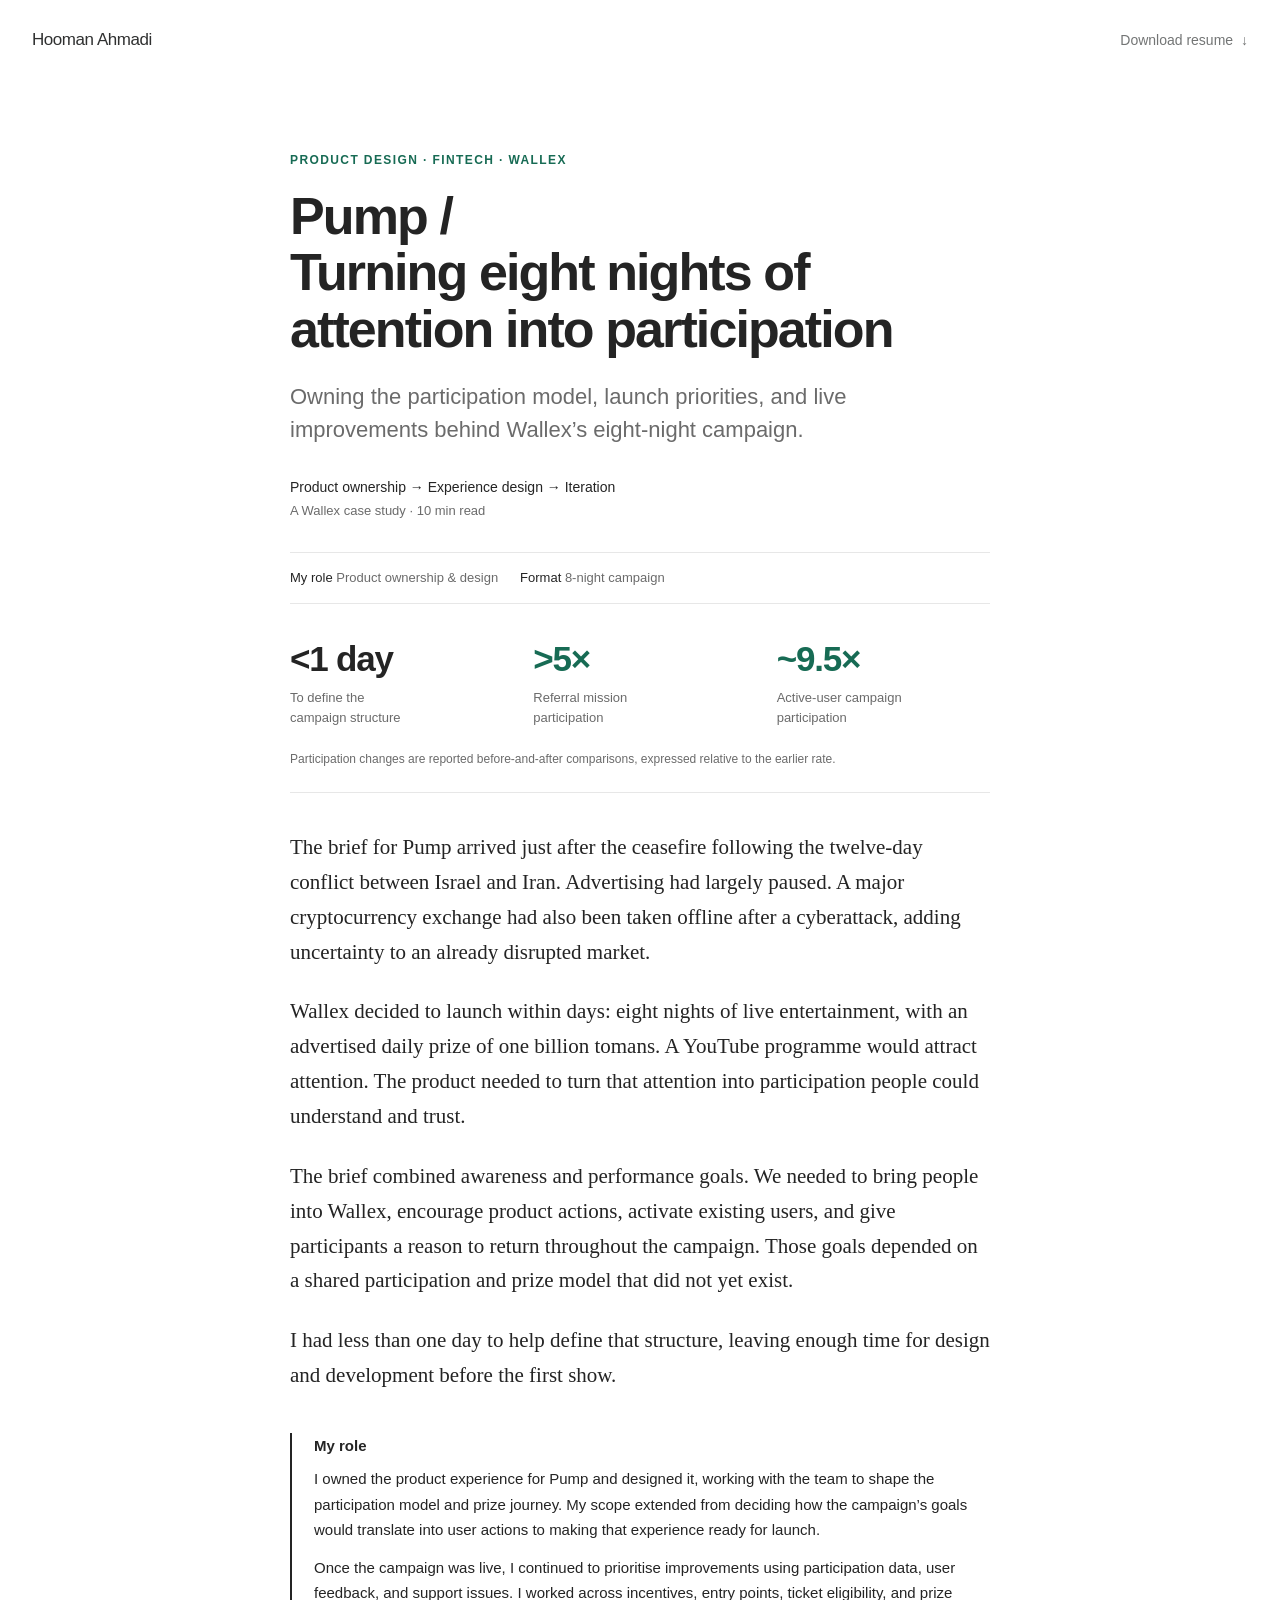
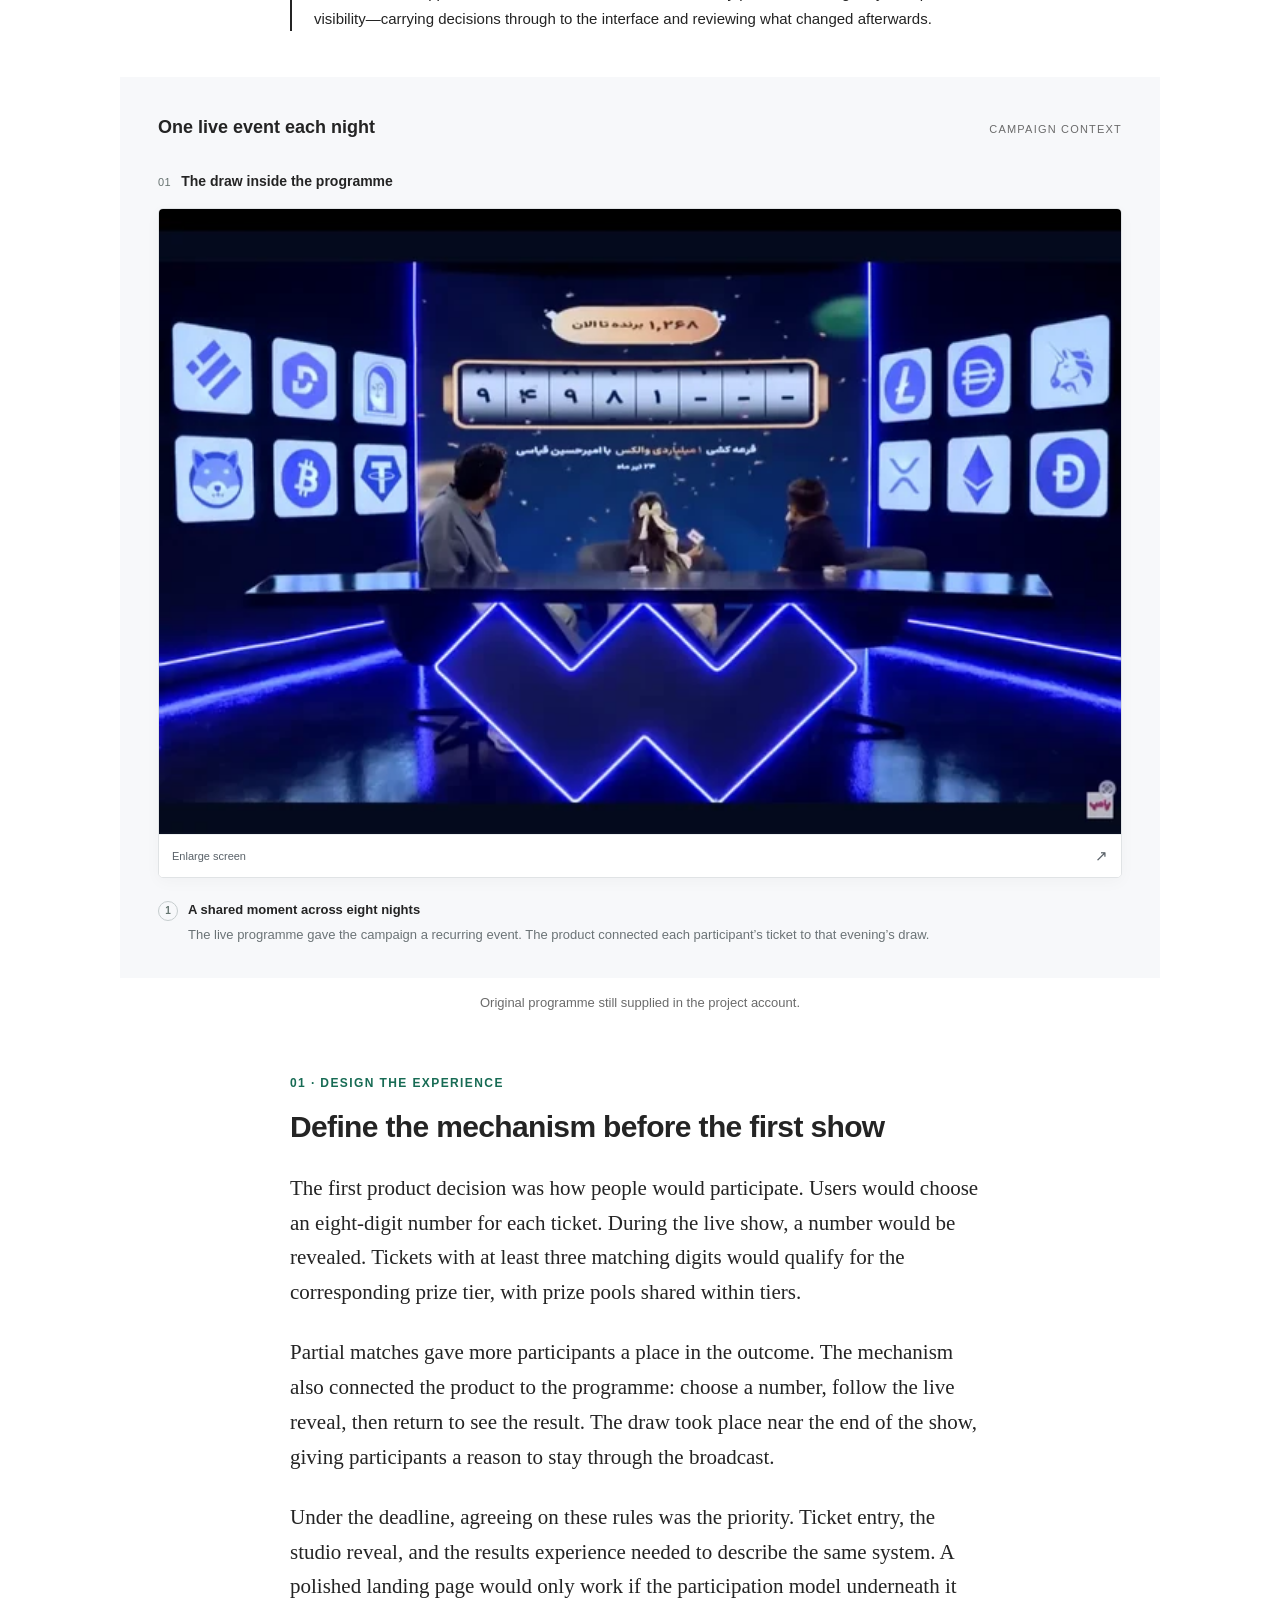
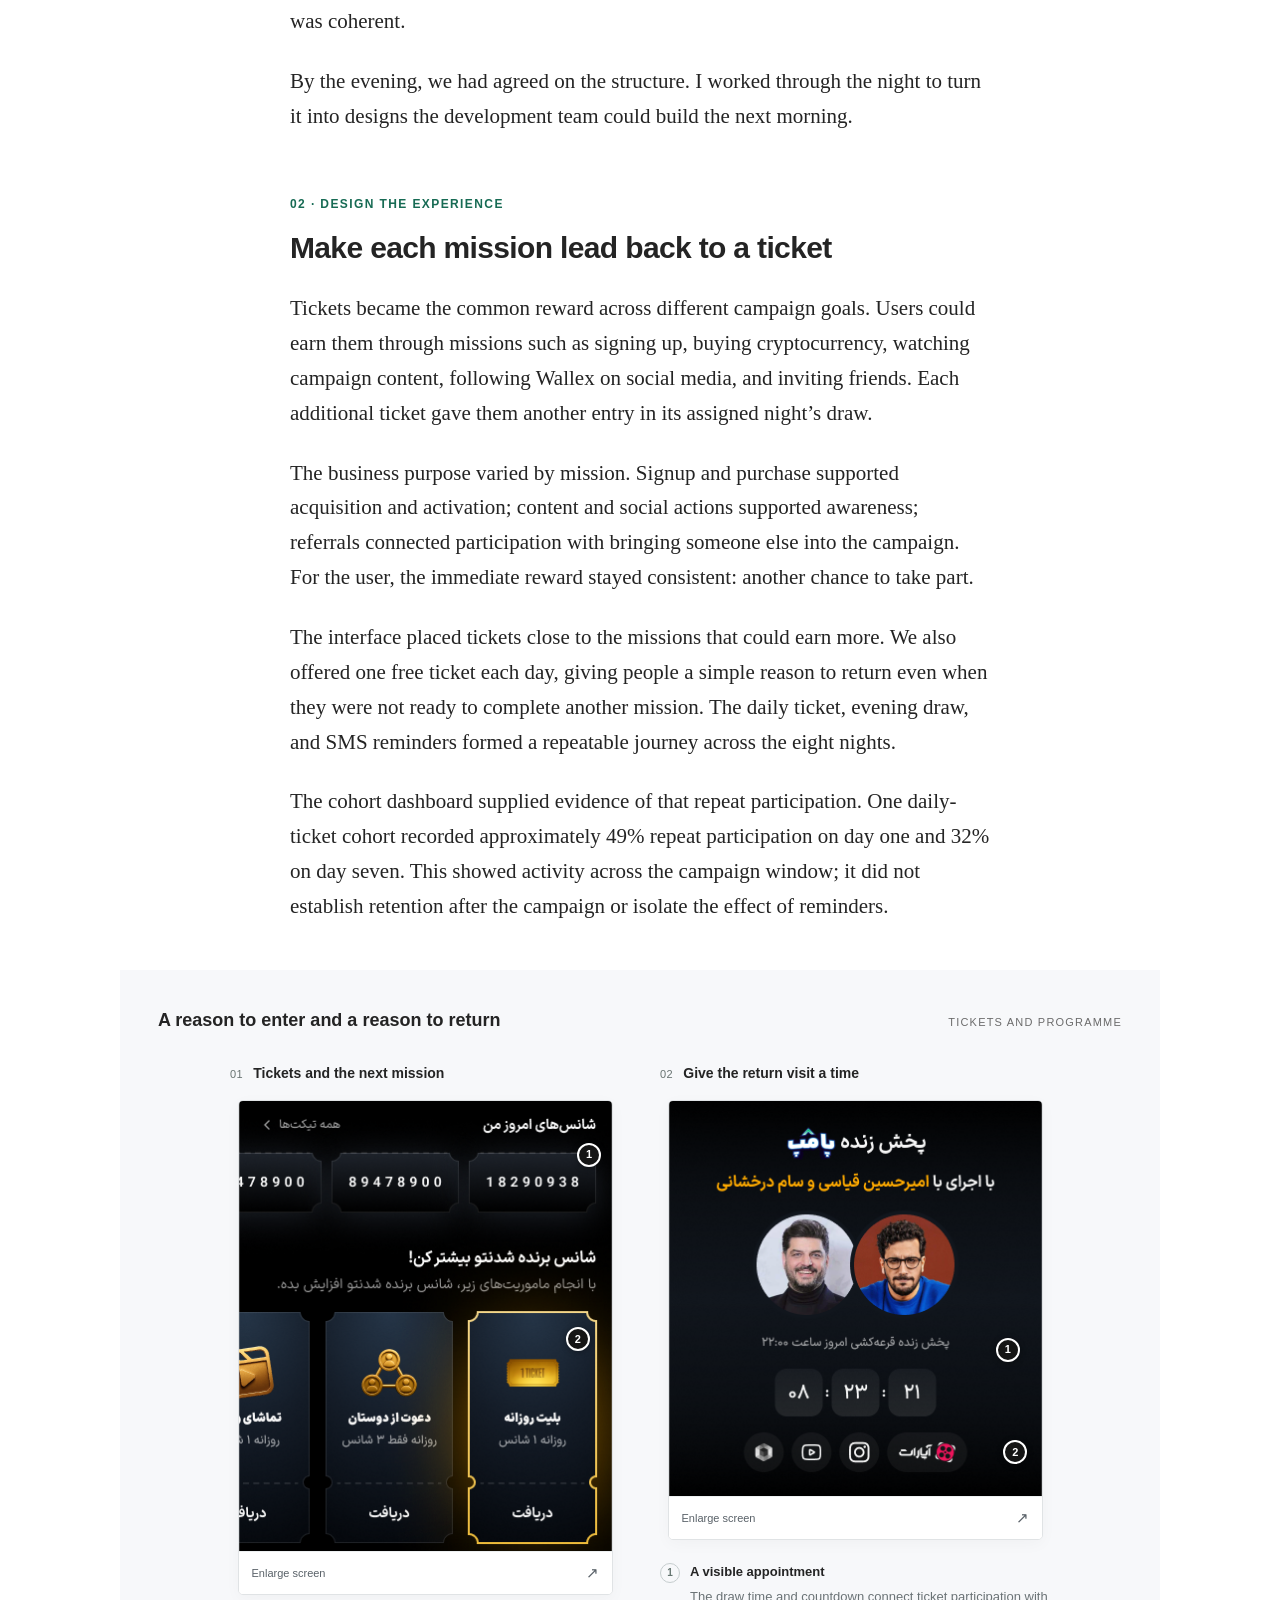
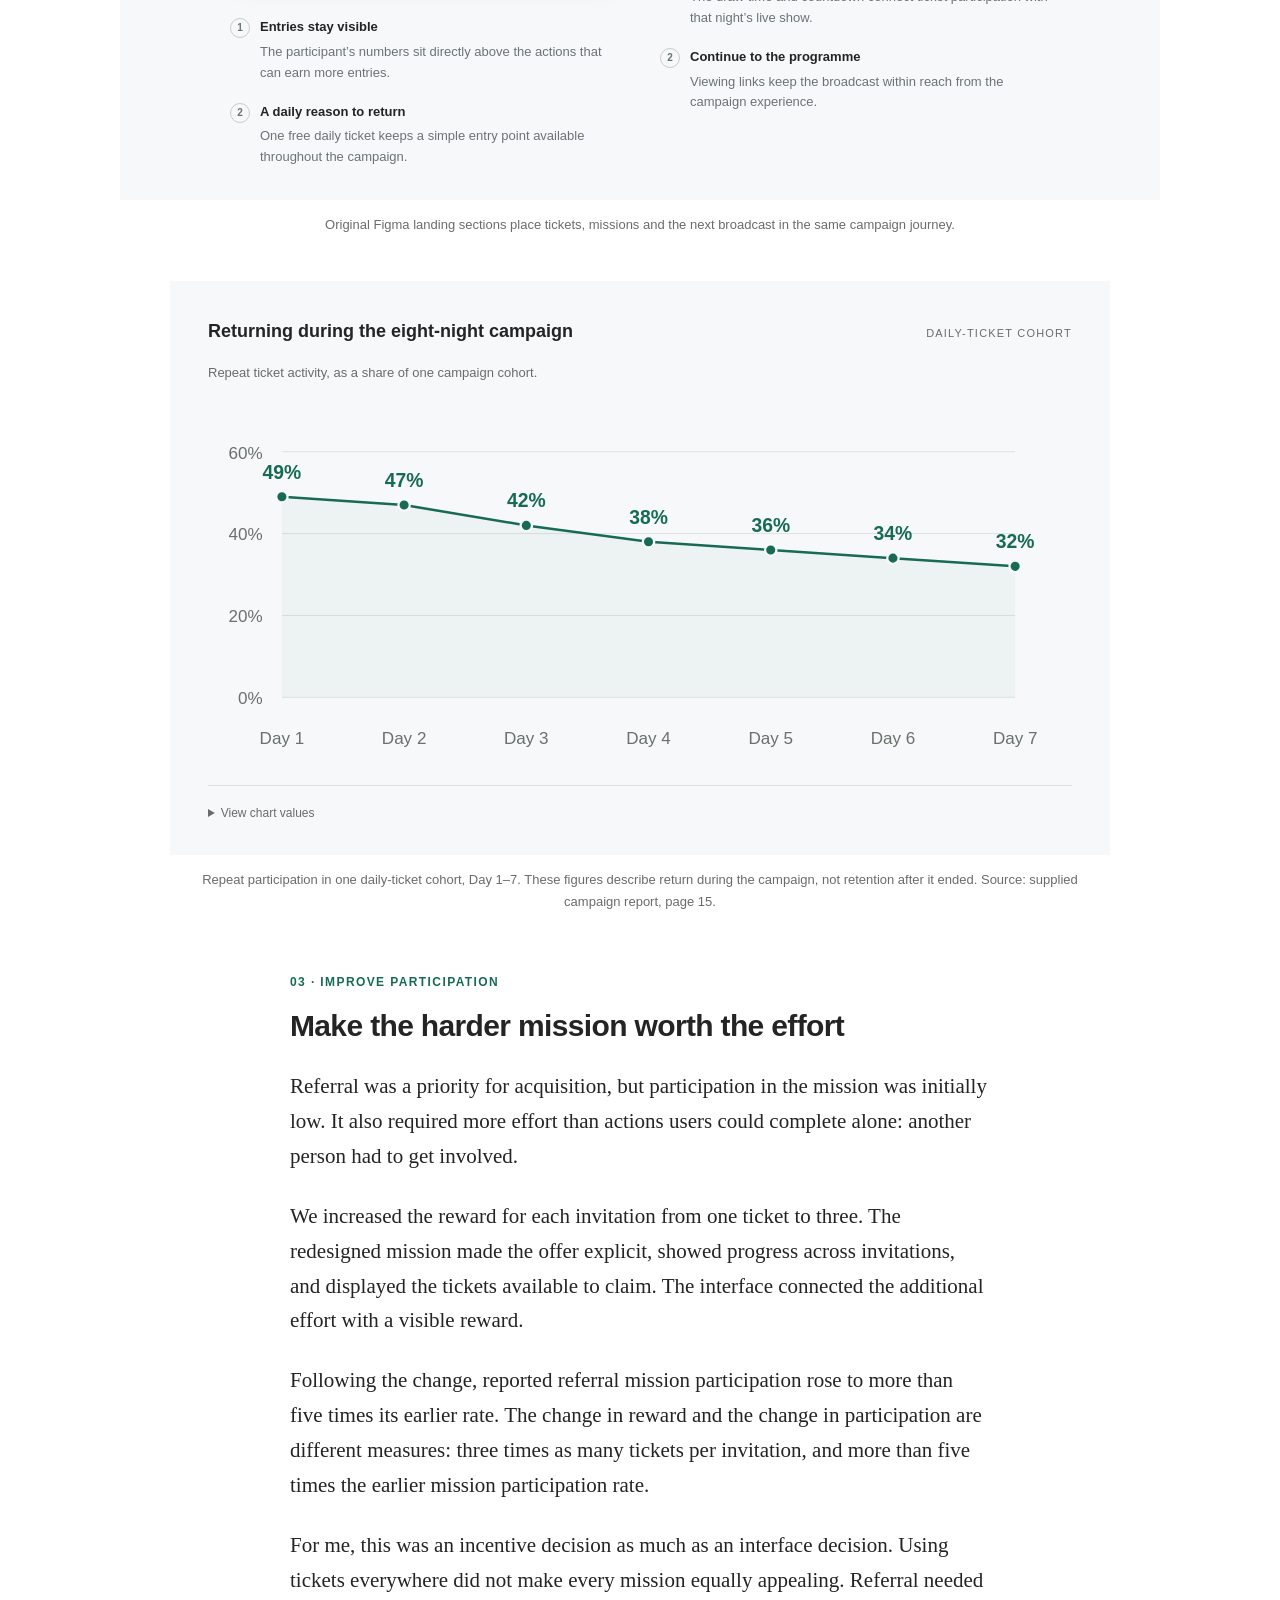
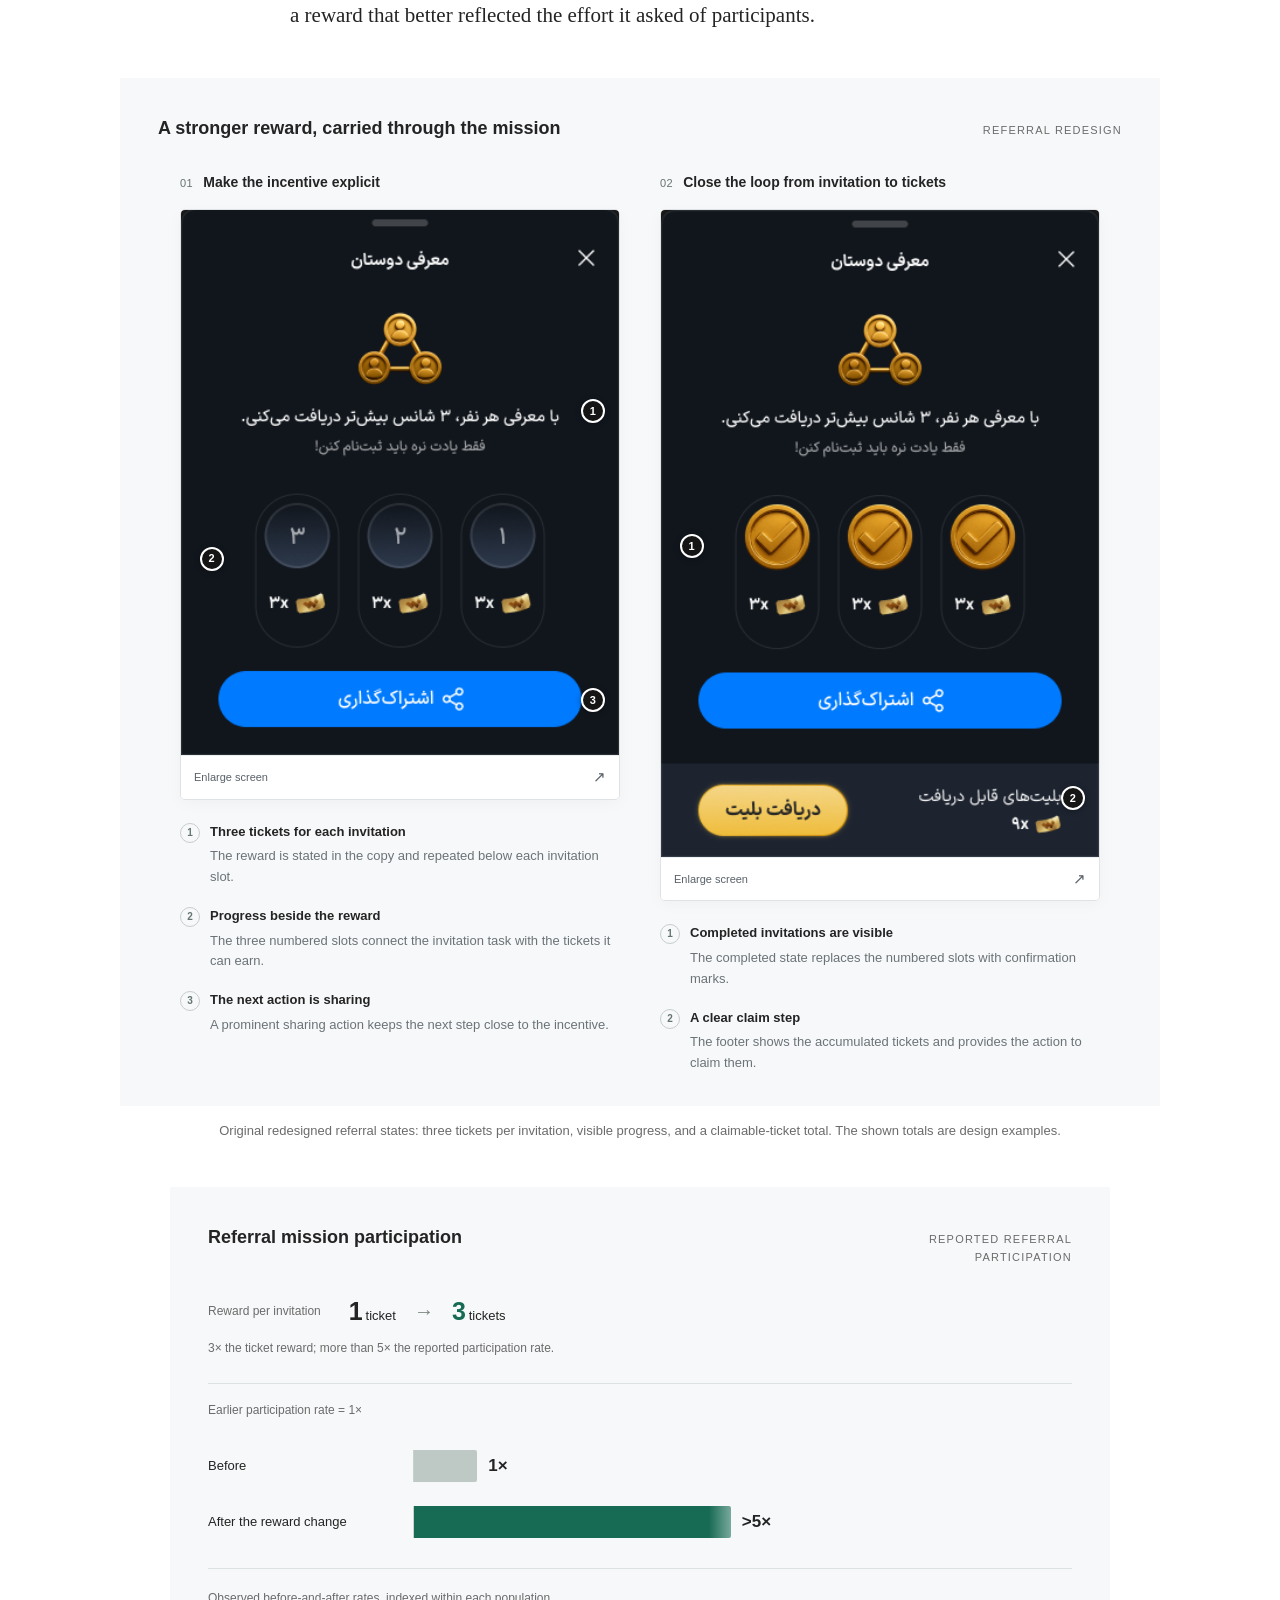
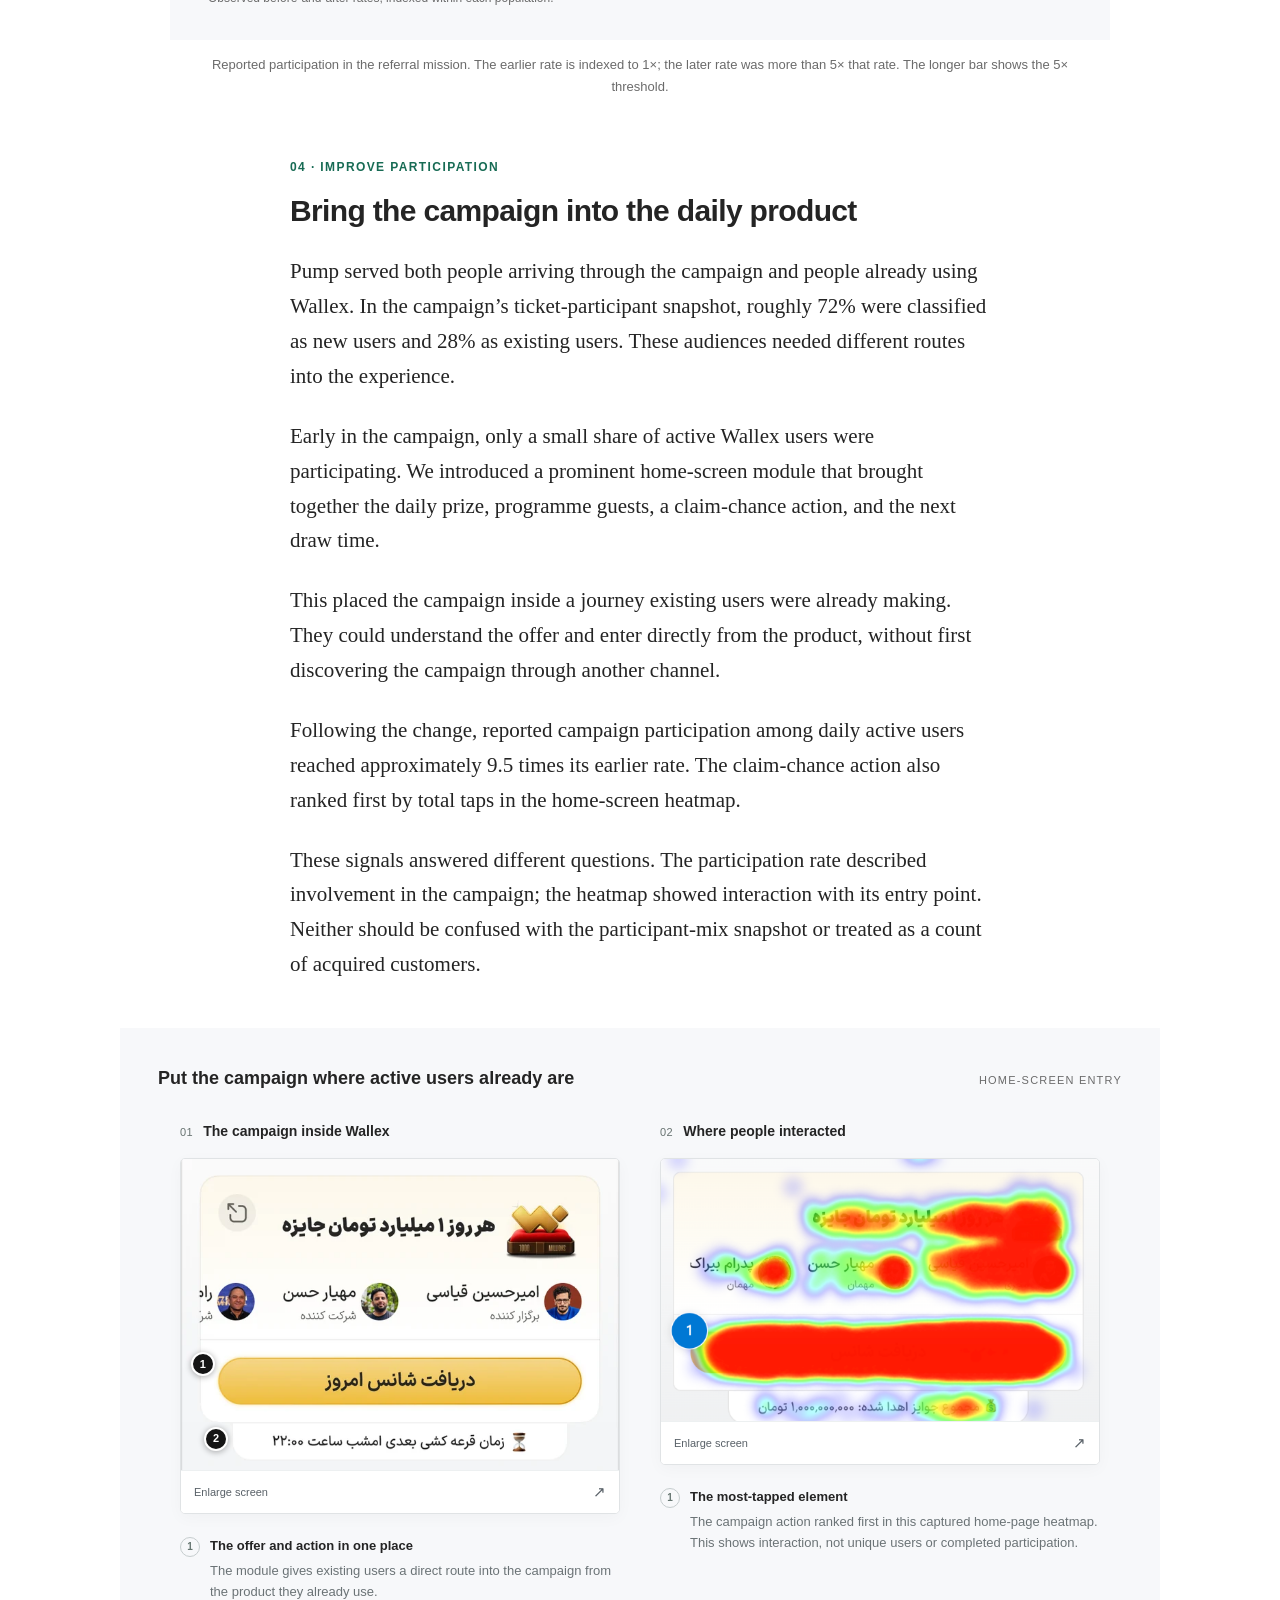
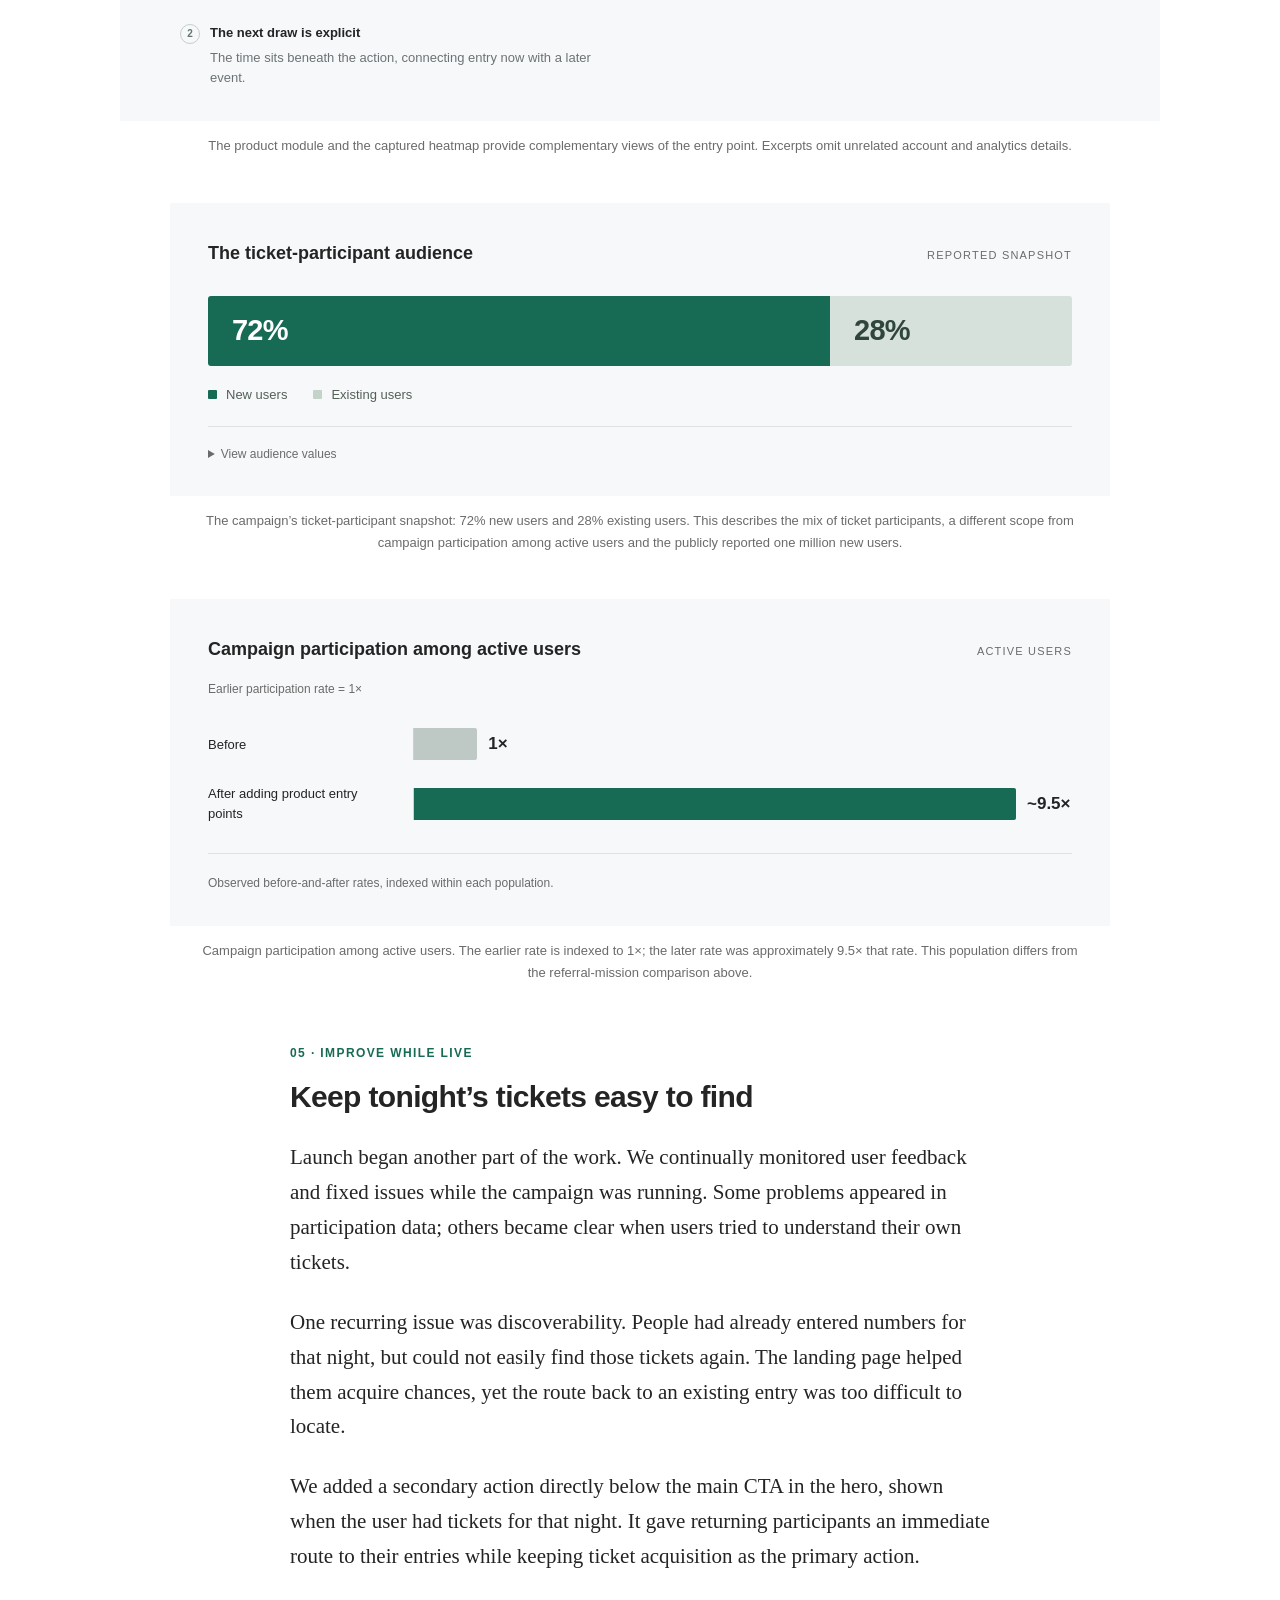
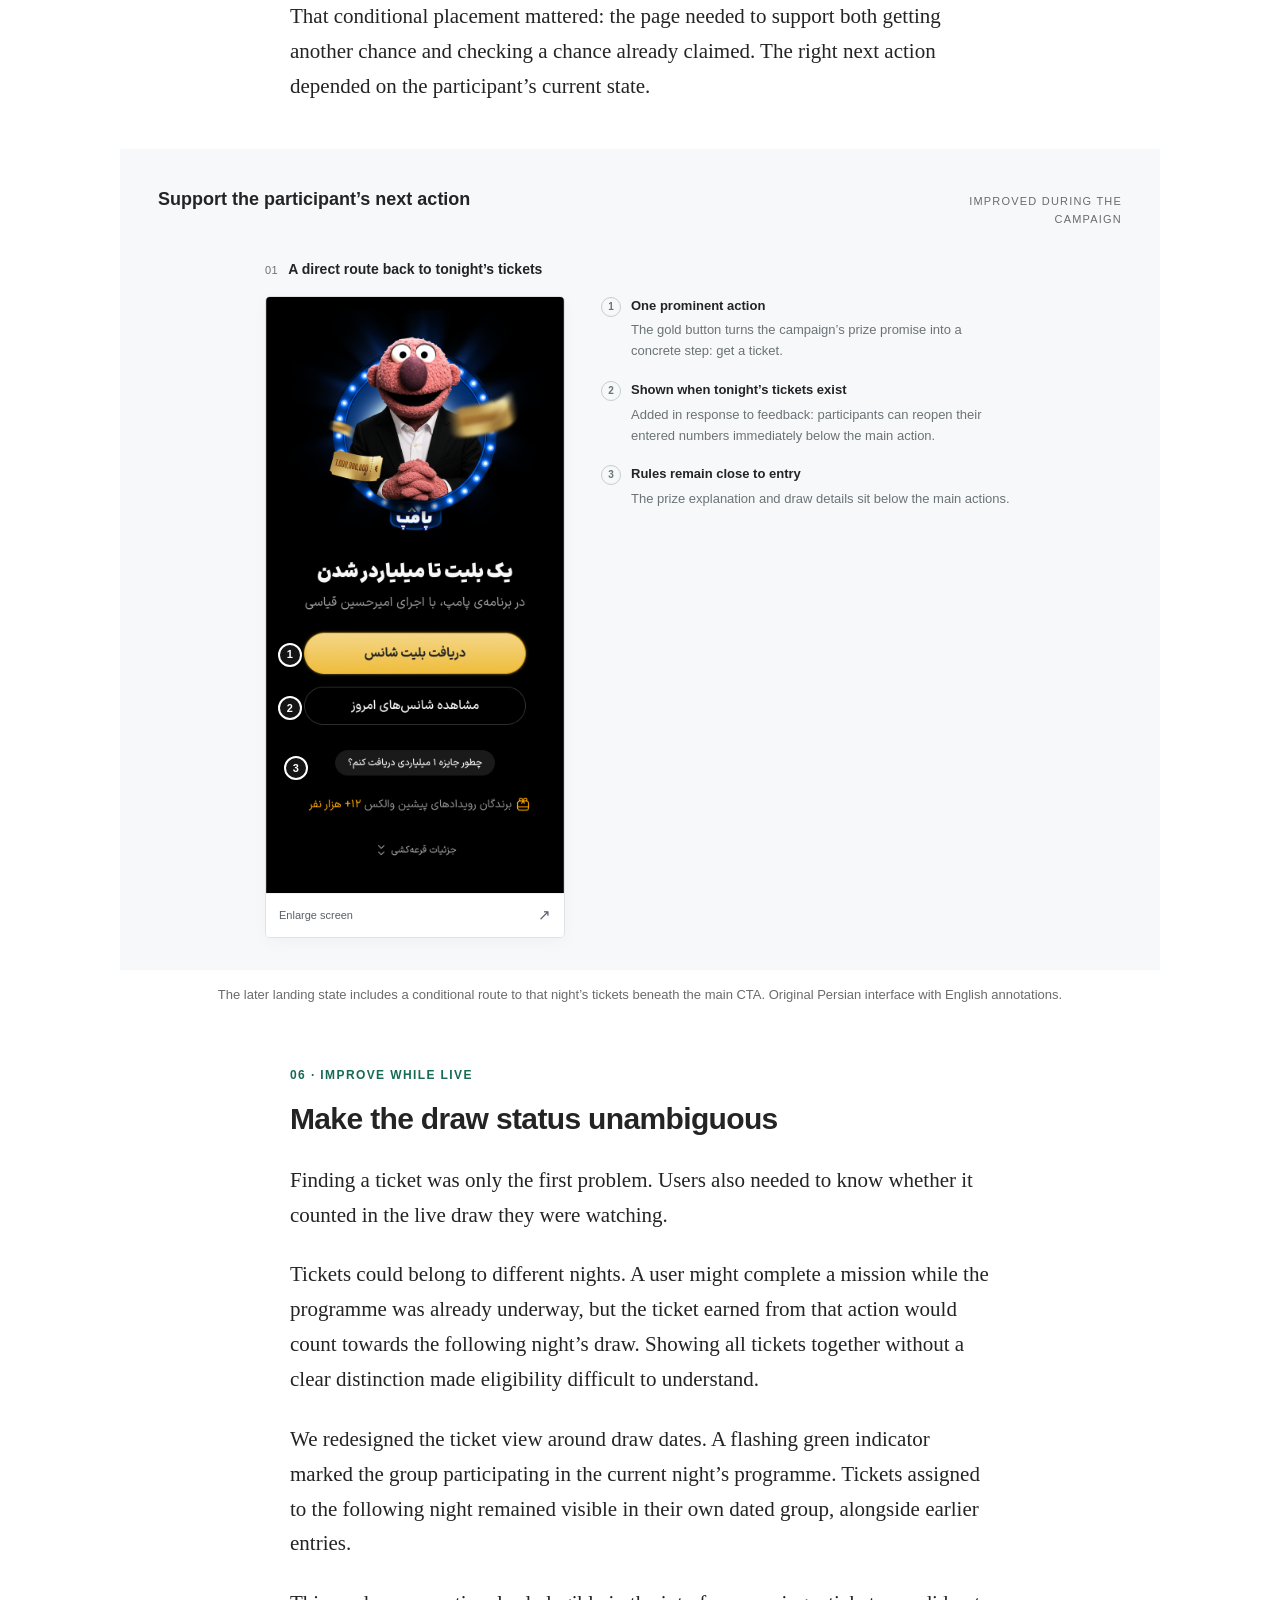
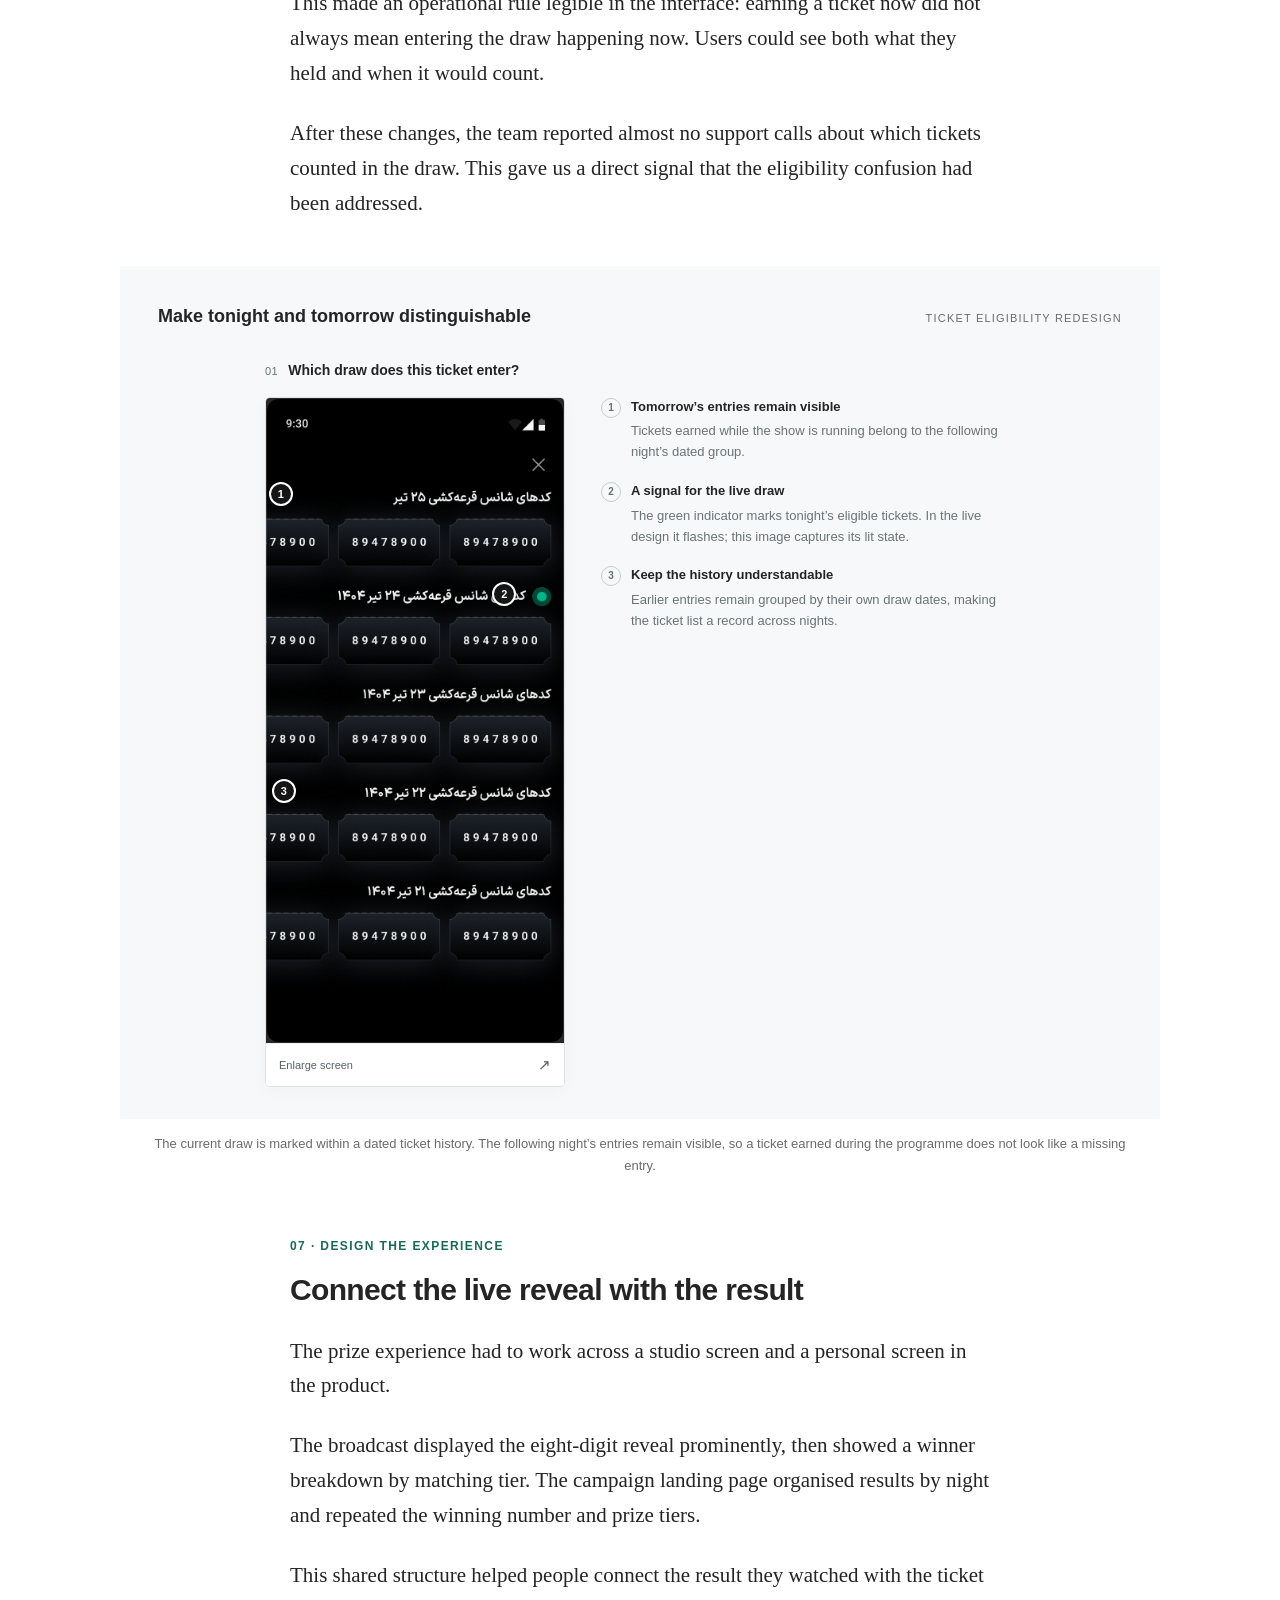
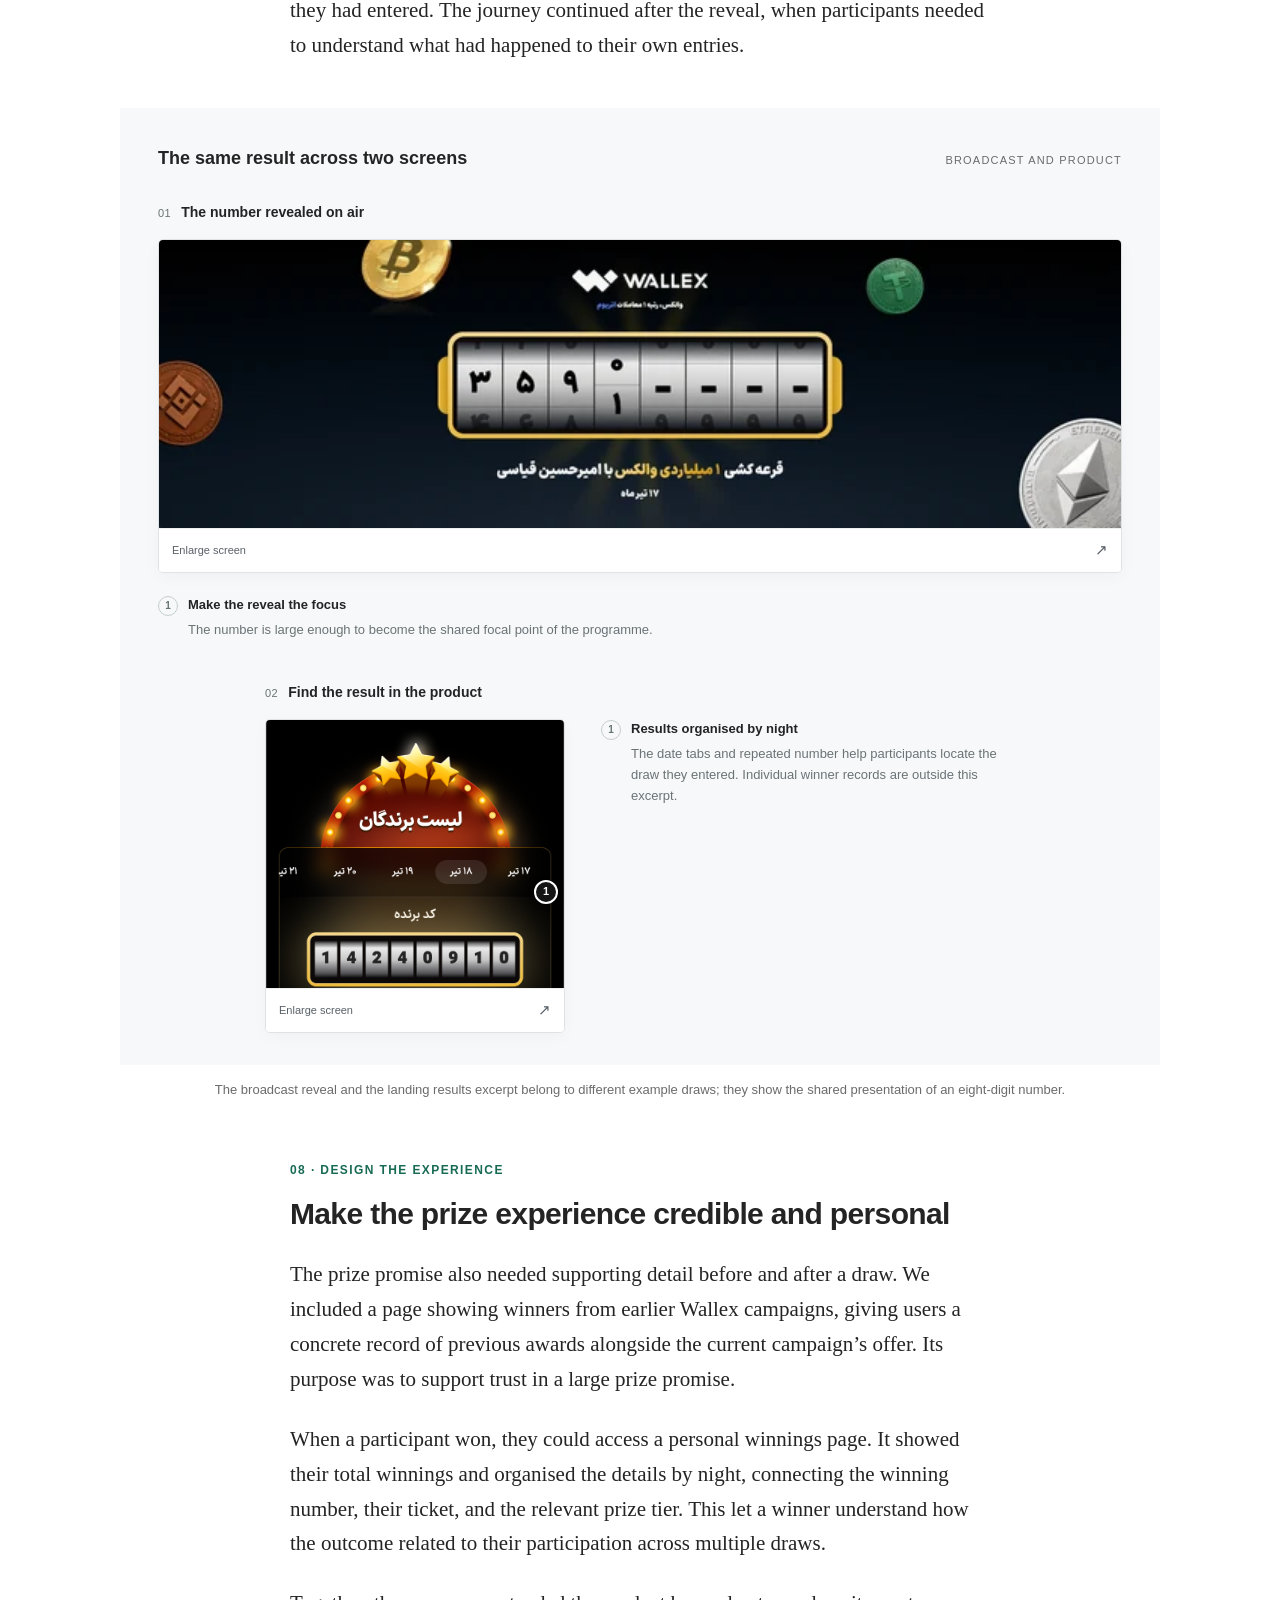
<file: work/pump/index.html>
<!doctype html>
<html lang="en"><head><meta charset="utf-8"><meta name="viewport" content="width=device-width, initial-scale=1"><title>Pump / Turning eight nights of attention into participation · Wallex case study</title><meta name="description" content="Owning the participation model, launch priorities, and live improvements behind Wallex’s eight-night campaign."><link rel="icon" href="data:image/svg+xml,%3Csvg xmlns='http://www.w3.org/2000/svg' viewBox='0 0 32 32'%3E%3Crect width='32' height='32' rx='7' fill='%23232323'/%3E%3Ctext x='6' y='24' font-family='Georgia' font-size='25' fill='white'%3EW%3C/text%3E%3C/svg%3E"><style>
:root{--ink:#242424;--muted:#6b6b6b;--line:#e7e7e7;--accent:#176b54;--blue:#1474e5;--paper:#fff;--panel:#f7f8fa;--sans:-apple-system,BlinkMacSystemFont,"Segoe UI",Arial,sans-serif;--serif:Georgia,"Times New Roman",serif}
*{box-sizing:border-box}html{scroll-behavior:smooth;scroll-padding-top:90px}body{margin:0;color:var(--ink);background:var(--paper);font-family:var(--serif)}a{color:inherit;text-underline-offset:4px}button{font:inherit}.article-head,.prose{max-width:700px;margin:auto}.article-head{padding-top:72px}.eyebrow,.section-kicker{font:600 12px/1.4 var(--sans);letter-spacing:1.4px;text-transform:uppercase;color:var(--accent)}h1{font:750 clamp(36px,5vw,52px)/1.09 var(--sans);letter-spacing:-1.9px;margin:19px 0 22px}.dek{font:22px/1.5 var(--sans);color:var(--muted);margin:0}.byline{display:flex;align-items:center;gap:13px;margin:30px 0;font:14px/1.7 var(--sans)}.role-label{flex-shrink:0;font:600 12px/1.5 var(--sans);color:var(--muted);white-space:nowrap}.byline span{display:block;color:var(--muted);font-size:13px}.article-meta{border-top:1px solid var(--line);border-bottom:1px solid var(--line);padding:15px 0;display:flex;gap:22px;flex-wrap:wrap;font:13px var(--sans);color:var(--muted)}.article-meta b{color:var(--ink);font-weight:500}.prose{font-size:21px;line-height:1.66}.prose p{margin:25px 0}.prose h2{font:700 30px/1.25 var(--sans);letter-spacing:-.65px;margin:16px 0 25px}.prose h3{font:650 23px/1.35 var(--sans);margin:34px 0 16px;letter-spacing:-.3px}.section-kicker{margin-top:72px;display:block}.prose strong{font-weight:700}.intro{margin-top:37px}.wide{max-width:1040px;width:calc(100% - 48px);margin:46px auto}.figure-surface{background:var(--panel);padding:38px 38px 32px;overflow:hidden}.figure-top{display:flex;align-items:baseline;justify-content:space-between;gap:20px;margin-bottom:30px;font-family:var(--sans)}.figure-top :is(h2,h3){font-size:18px;line-height:1.4;margin:0;font-weight:650}.figure-top span{font-size:11px;letter-spacing:1.2px;color:var(--muted);text-transform:uppercase;white-space:nowrap}figcaption{font:13px/1.65 var(--sans);color:var(--muted);text-align:center;padding:14px 28px 0}.hero-stats{display:grid;grid-template-columns:repeat(3,1fr);gap:30px;padding:34px 0;border-bottom:1px solid var(--line);font-family:var(--sans)}.hero-stats strong{font-size:35px;letter-spacing:-1.2px;font-weight:650;display:block;line-height:1.2}.hero-stats span{font-size:13px;line-height:1.55;color:var(--muted);display:block;margin-top:8px}.hero-stats .positive{color:var(--accent)}.role{font:15px/1.7 var(--sans);border-left:2px solid var(--ink);padding-left:22px;margin:40px 0}.role strong{display:block;margin-bottom:8px}.role p{margin:0;font-size:15px}.endmark{text-align:center;font-size:25px;letter-spacing:18px;margin:70px 0}.site-footer{border-top:1px solid var(--line);max-width:700px;margin:60px auto 0;padding:25px 0 45px;font:13px/1.8 var(--sans);color:var(--muted)}:focus-visible{outline:3px solid var(--blue);outline-offset:5px}a:hover{color:var(--accent)}@media(max-width:760px){.article-head,.prose,.site-footer{margin-left:24px;margin-right:24px}.article-head{padding-top:42px}h1{letter-spacing:-1.3px}.dek{font-size:19px}.prose{font-size:19px;line-height:1.65}.prose h2{font-size:27px}.wide{width:100%;margin:32px auto}.figure-surface{padding:25px 20px}.figure-top{align-items:flex-start}.figure-top :is(h2,h3){font-size:16px}.figure-top span{font-size:10px}.hero-stats{gap:16px}.hero-stats strong{font-size:28px}.hero-stats span{font-size:12px}.section-kicker{margin-top:54px}}@media(prefers-reduced-motion:reduce){html{scroll-behavior:auto}}

.landing-preview{width:100%;max-width:375px;margin:0 auto;font-family:var(--sans)}.landing-scroll-hint{display:flex;align-items:center;justify-content:space-between;gap:12px;margin:0;padding:11px 13px;border:1px solid #dce2df;border-bottom:0;border-radius:4px 4px 0 0;background:#fff;color:#66716b;font:12px/1.5 var(--sans)}.landing-scroll-hint>span[aria-hidden]{font-size:16px;color:#3f5549}.landing-scroll{width:100%;height:680px;overflow-y:scroll;overflow-x:hidden;border:1px solid #dce2df;border-radius:0 0 4px 4px;scrollbar-gutter:stable;scrollbar-width:auto;scrollbar-color:#a9b7af #eef2ef;-webkit-overflow-scrolling:touch}.landing-scroll::-webkit-scrollbar{width:11px}.landing-scroll::-webkit-scrollbar-track{background:#eef2ef}.landing-scroll::-webkit-scrollbar-thumb{background:#a9b7af;border:2px solid #eef2ef;border-radius:6px}.landing-scroll::-webkit-scrollbar-thumb:hover{background:#7f9487}.landing-scroll img{display:block;width:100%;max-width:100%;height:auto}.landing-scroll:focus-visible{outline:3px solid var(--blue);outline-offset:4px}.landing-source{margin-top:15px;text-align:center}
.chart-subtitle{font:13px/1.7 var(--sans);color:var(--muted);margin:-13px 0 20px}.cohort-chart{display:block;width:100%;height:auto;overflow:visible}.cohort-gridline{stroke:#dce3df;stroke-width:1;vector-effect:non-scaling-stroke}.cohort-axis{font:15px var(--sans);fill:#68716c}.cohort-area{fill:#176b540b}.cohort-line{stroke:var(--accent);stroke-width:2.5;fill:none;stroke-linecap:round;stroke-linejoin:round;vector-effect:non-scaling-stroke}.cohort-point{fill:var(--accent);stroke:var(--panel);stroke-width:2}.cohort-value{font:650 17px var(--sans);fill:var(--accent)}.chart-data{border-top:1px solid #dce2df;margin-top:6px;padding-top:17px;font:12px/1.7 var(--sans);color:var(--muted)}.chart-data summary{cursor:pointer;display:list-item;width:fit-content}.chart-data summary:hover{color:var(--accent)}.chart-data table{max-width:450px;margin-top:15px}.chart-data caption{text-align:left;font-size:12px;margin-bottom:10px}.chart-data th,.chart-data td{padding:9px 13px}.chart-data tbody th{font-weight:400;border-bottom:1px solid var(--line)}.audience-data{margin-top:20px}.audience-stacked{display:flex;width:100%;height:70px;border-radius:3px;overflow:hidden;font-family:var(--sans)}.audience-stacked>div{display:flex;align-items:center;padding:0 24px}.audience-stacked strong{font-size:29px;font-weight:650;letter-spacing:-.8px;line-height:1}.audience-new{background:var(--accent);color:#fff}.audience-existing{background:#d7e1dc;color:#30463c}.audience-legend{display:flex;gap:26px;align-items:center;flex-wrap:wrap;margin-top:18px;font:13px/1.7 var(--sans);color:#536058}.audience-legend>span{display:flex;align-items:center;gap:9px}.audience-swatch{width:9px;height:9px;display:inline-block;border-radius:1px}.audience-swatch.new{background:var(--accent)}.audience-swatch.existing{background:#c4d3ca}
.image-viewport{position:relative}.image-pin{position:absolute;display:grid;place-items:center;width:24px;height:24px;border:2px solid white;border-radius:50%;background:#151515;color:white;box-shadow:0 1px 6px #0005;transform:translate(-50%,-50%);font:650 11px/1 var(--sans);pointer-events:none}.source-link{display:block;margin-top:17px;color:#66716c;font:12px/1.6 var(--sans)}.single-portrait .source-link,.landscape-grid .portrait .source-link{grid-column:2;grid-row:3;align-self:start}.landscape-grid .portrait .screen-button,.portrait-grid .screen-button{max-width:375px}.modal-body .image-pin{width:29px;height:29px;font-size:13px}.modal-body img{background:transparent!important}
.reward-change{display:flex;align-items:center;flex-wrap:wrap;gap:13px 28px;padding:0 0 25px;margin:0 0 29px;border-bottom:1px solid #dce2df;font-family:var(--sans)}.reward-label{font-size:12px;color:var(--muted)}.reward-tickets{display:flex;align-items:center;gap:18px;font-size:13px}.reward-tickets strong{font-weight:650;font-size:25px;letter-spacing:-.7px;vertical-align:baseline}.reward-tickets>span:last-child strong{color:var(--accent)}.reward-arrow{font-size:20px;color:#76847d}.reward-change p{font:12px/1.65 var(--sans);color:var(--muted);margin:0;flex-basis:100%}
html{scroll-behavior:auto;scroll-padding-top:34px}.article-meta{line-height:1.55}.monogram{flex:none}.hero-stats{border-bottom:0;padding-bottom:22px}.hero-stats strong{white-space:nowrap}.stat-context{font:12px/1.65 var(--sans);color:var(--muted);margin:0;padding:0 0 22px;border-bottom:1px solid var(--line)}.role>strong{font-weight:650}.role p+p{margin-top:12px}.article-section{margin-top:62px}.article-section .section-kicker{margin-top:0}.intro h2{font-size:28px}.prose ul,.prose ol{padding-left:26px}.prose li{padding-left:3px;margin:15px 0}.quote{border-left:3px solid var(--ink);padding:4px 0 4px 24px;margin:35px 0;font-size:24px;line-height:1.5;font-style:italic}.figure-top>span{white-space:normal;text-align:right;max-width:210px;line-height:1.6}.figure-surface{overflow:visible}.screen-grid{display:grid;gap:42px;align-items:start}.screen-grid.landscape-grid{grid-template-columns:minmax(0,1fr)}.screen-grid.portrait-grid{grid-template-columns:repeat(2,minmax(0,1fr));gap:42px 48px;max-width:760px;margin:auto}.screen-grid.single-portrait{grid-template-columns:minmax(0,1fr);max-width:750px;margin:auto}.screen-card{min-width:0;font-family:var(--sans)}.screen-heading{display:flex;gap:10px;align-items:baseline;margin:0 0 16px}.screen-heading>span{font-size:11px;color:#687371;letter-spacing:.5px}.screen-heading h4{font:600 14px/1.5 var(--sans);margin:0}.screen-button{position:relative;display:block;width:100%;padding:0;border:1px solid #e0e3e5;border-radius:5px;background:white;cursor:zoom-in;box-shadow:0 4px 16px #21212108;overflow:hidden}.screen-button img{display:block;width:100%;height:auto}.image-viewport{display:block;width:100%;background:white}.enlarge-label{display:flex;align-items:center;justify-content:space-between;font:11px/1.5 var(--sans);background:#fff;border-top:1px solid #edf0f1;color:#596168;padding:10px 13px;text-align:left}.enlarge-label span{font-size:15px}.screen-button:hover .enlarge-label{color:var(--accent);background:#fafcfb}.annotations{list-style:none;margin:22px 0 0;padding:0;display:grid;gap:18px}.annotations li{display:flex;gap:10px;font:13px/1.6 var(--sans);margin:0}.note-number{display:grid;place-items:center;flex-shrink:0;border:1px solid #c6cdce;color:#657570;border-radius:50%;width:20px;height:20px;font:600 10px/1 var(--sans);margin-top:1px}.annotations strong{font-weight:650;font-size:13px}.annotations p{margin:4px 0 0;color:#6b7376}.landscape .annotations{grid-template-columns:repeat(auto-fit,minmax(220px,1fr));gap:20px 30px}.single-portrait .screen-card{display:grid;grid-template-columns:minmax(0,300px) minmax(0,1fr);gap:0 36px;align-items:start}.single-portrait .screen-heading{grid-column:1/-1}.single-portrait .screen-button{grid-column:1;grid-row:2/4}.single-portrait .annotations{grid-column:2;grid-row:2;margin-top:0}.landscape-grid .screen-card.portrait{max-width:750px;width:100%;margin:auto;display:grid;grid-template-columns:minmax(0,300px) minmax(0,1fr);gap:0 36px}.landscape-grid .portrait .screen-heading{grid-column:1/-1}.landscape-grid .portrait .screen-button{grid-column:1}.landscape-grid .portrait .annotations{grid-column:2;margin-top:0}.table-wrap{overflow:auto;margin:30px 0}table{width:100%;border-collapse:collapse;font:14px/1.6 var(--sans);text-align:left}th{font-weight:600;padding:14px;background:var(--panel);vertical-align:top}td{padding:17px 14px;border-bottom:1px solid var(--line);vertical-align:top}.comparison-figure{max-width:940px}.chart-legend{font:12px/1.6 var(--sans);color:var(--muted);margin:-12px 0 29px}.comparison-chart{display:grid;gap:24px;margin:0 56px 4px 0}.chart-row{display:grid;grid-template-columns:185px minmax(0,1fr);gap:20px;align-items:center}.chart-row-label{font:13px/1.5 var(--sans);color:var(--ink)}.bar-track{position:relative;height:32px;border-left:1px solid #c9d3ce}.bar{height:32px;width:var(--bar-width);min-width:3px;border-radius:0 2px 2px 0}.before-bar{background:#bec9c5}.after-bar{background:var(--accent)}.after-bar.lower-bound{background:linear-gradient(90deg,var(--accent) calc(100% - 22px),#176b5490 100%)}.bar-value{position:absolute;left:calc(var(--bar-width) + 11px);top:5px;font:650 17px/1.3 var(--sans);white-space:nowrap;color:var(--ink)}.chart-method{font:12px/1.65 var(--sans);color:var(--muted);border-top:1px solid #dce2df;padding-top:20px;margin:30px 0 0}.annotation-footnote{font:13px/1.8 var(--sans);color:var(--muted);border-top:1px solid var(--line);padding-top:24px;margin-top:46px!important}.sr-only{position:absolute;width:1px;height:1px;padding:0;margin:-1px;overflow:hidden;clip:rect(0,0,0,0);white-space:nowrap;border:0}dialog{padding:0;border:0;border-radius:8px;width:min(1180px,calc(100vw - 32px));max-width:none;height:94vh;max-height:none;background:#f2f4f5;color:var(--ink);box-shadow:0 20px 100px #0005}dialog::backdrop{background:#16191dd9}.modal-bar{display:flex;justify-content:space-between;align-items:center;gap:20px;position:sticky;top:0;z-index:2;padding:15px 22px;border-bottom:1px solid #dce0e3;background:white;font:14px/1.5 var(--sans)}.modal-controls{display:flex;align-items:center;gap:9px;flex:none}.modal-bar button{border:1px solid #d5d9dc;border-radius:20px;padding:6px 14px;background:white;cursor:pointer;font:13px/1.5 var(--sans);white-space:nowrap}.modal-bar button:hover{background:#f4f7f5}.modal-position{color:var(--muted);font-size:12px}.modal-body{padding:28px;display:flex;flex-direction:column;align-items:center;gap:22px}.modal-body .image-viewport{width:100%;flex:none;box-shadow:0 3px 20px #0001}.modal-body .image-viewport.portrait{max-width:520px}.modal-body img{width:100%;height:auto;display:block;background:white}.modal-body .annotations{max-width:800px;align-self:center;width:100%;margin-top:0;grid-template-columns:repeat(auto-fit,minmax(220px,1fr))}.modal-help{font:12px/1.6 var(--sans);color:var(--muted);margin:0;text-align:center}.modal-body .annotations strong{font-size:14px}.modal-body .annotations li{font-size:14px}
@media(max-width:980px){.figure-surface{padding:30px 28px}.chart-row{grid-template-columns:165px minmax(0,1fr)}}
@media(max-width:760px){.article-section{margin-top:48px}.figure-surface{padding:25px 24px}.figure-top>span{max-width:145px}.screen-grid{gap:35px}.screen-grid.portrait-grid{gap:32px}.single-portrait .screen-card,.landscape-grid .screen-card.portrait{grid-template-columns:minmax(0,270px) minmax(0,1fr);gap:0 24px}.chart-row{grid-template-columns:140px minmax(0,1fr);gap:15px}.chart-row-label{font-size:12px}.comparison-chart{margin-right:49px}.bar-value{font-size:16px}.quote{font-size:22px}.modal-body{padding:20px}.modal-bar{padding:12px 16px;gap:12px}.modal-bar strong{font-size:13px}.modal-controls{gap:5px}.modal-bar button{padding:6px 10px}figcaption{padding-left:24px;padding-right:24px}.byline{font-size:13px}.byline span{font-size:12px}}
@media(max-width:520px){.article-head{padding-top:36px}h1{font-size:36px;letter-spacing:-1.35px}.article-meta{display:grid;gap:8px}.hero-stats{gap:12px;padding-top:26px}.hero-stats strong{font-size:27px}.hero-stats span{font-size:11px}.stat-context{font-size:11px}.intro h2,.prose h2{font-size:26px}.figure-top{gap:14px}.figure-top :is(h2,h3){font-size:16px}.figure-top>span{max-width:100px;font-size:9px}.screen-grid.portrait-grid,.screen-grid.single-portrait{grid-template-columns:minmax(0,340px);justify-content:center}.single-portrait .screen-card,.landscape-grid .screen-card.portrait{display:block;max-width:340px}.single-portrait .annotations,.landscape-grid .portrait .annotations{margin-top:20px}.screen-heading h4{font-size:13px}.screen-card+.screen-card{padding-top:26px;border-top:1px solid #dce1e4}.annotations,.landscape .annotations{grid-template-columns:minmax(0,1fr);gap:18px}.chart-row{display:block}.chart-row-label{margin-bottom:10px}.comparison-chart{gap:22px;margin-right:46px}.chart-legend{margin-top:-8px}.bar-track,.bar{height:30px}.bar-value{top:4px}.chart-method{margin-top:25px}.quote{font-size:21px;padding-left:20px}.modal-bar{align-items:flex-start;flex-direction:column;gap:9px}.modal-controls{width:100%;justify-content:flex-end}.modal-position{margin-right:auto}.modal-body{padding:14px}.modal-help{font-size:11px}.prose li{padding-left:0}th,td{font-size:12px;padding:12px 10px}}
@media print{.site-header nav,.enlarge-label,dialog{display:none}.wide{width:100%;break-inside:avoid}.article-head{padding-top:20px}.article-section{margin-top:30px}.screen-button{border:0;box-shadow:none}.figure-surface{background:#f7f8fa}.site-footer{margin-top:20px}.bar{print-color-adjust:exact;-webkit-print-color-adjust:exact}}
@media(max-width:520px){.image-pin{width:20px;height:20px;border-width:1.5px;font-size:10px}.modal-body .image-pin{width:24px;height:24px;font-size:11px}}
@media(max-width:600px){.cohort-figure .figure-top{display:block}.cohort-figure .figure-top>span{display:block;text-align:left;margin-top:8px;max-width:none}.cohort-chart .cohort-axis{font-size:24px}.cohort-chart .cohort-value{font-size:25px}.cohort-point{r:6px}.chart-subtitle{font-size:12px}.audience-stacked{height:62px}.audience-stacked>div{padding:0 15px}.audience-stacked strong{font-size:25px}.audience-legend{font-size:12px;gap:20px}}
@media print{.audience-stacked>div,.audience-swatch{print-color-adjust:exact;-webkit-print-color-adjust:exact}}
@media(max-width:760px){.landing-scroll{height:min(72vh,680px)}}

.screen-grid.paired-grid{grid-template-columns:repeat(2,minmax(0,1fr));gap:40px;max-width:920px;margin:auto}
.paired-grid .screen-button{max-width:440px;margin:auto}.missions .paired-grid{max-width:820px}.missions .screen-button{max-width:375px}
.paired-grid .landscape .annotations{grid-template-columns:1fr}.paired-grid .source-link{margin-top:18px}
.image-viewport{background:var(--image-background,white)}
@media(max-width:600px){.screen-grid.paired-grid{grid-template-columns:minmax(0,375px);justify-content:center;gap:34px}.paired-grid .screen-card+.screen-card{padding-top:28px;border-top:1px solid #dce1e4}}
</style><style data-portfolio-navigation>
/* Shared portfolio navigation on the landing page and every case study. */
header.site-header {
  box-sizing: border-box;
  display: flex;
  flex-direction: row;
  align-items: center;
  justify-content: space-between;
  gap: 20px;
  width: 100%;
  max-width: 1800px;
  height: 80px;
  min-height: 0;
  margin: 0 auto;
  padding: 0 32px;
  border: 0;
  color: #303131;
  font: 14px/1.5 Arial, Helvetica, sans-serif;
}
.page-shell > header.site-header { padding-inline: 0; }
header.site-header a.wordmark {
  color: #303131;
  font: 500 17px/1.5 Arial, Helvetica, sans-serif;
  letter-spacing: -.45px;
  text-decoration: none;
  white-space: nowrap;
}
header.site-header nav {
  display: flex;
  align-items: center;
  justify-content: flex-end;
  width: auto;
  gap: 0;
  font: 14px/1.5 Arial, Helvetica, sans-serif;
}
header.site-header nav a {
  display: inline-block;
  padding: 10px 0;
  color: #737575;
  text-decoration: none;
  white-space: nowrap;
}
header.site-header .resume-link span { margin-left: 4px; }
header.site-header a:hover { color: #416756; }
header.site-header a:focus-visible {
  outline: 2px solid #416756;
  outline-offset: 6px;
  border-radius: 2px;
}
body.case-study-page { padding-bottom: 64px; }
@media (min-width: 1500px) {
  header.site-header { height: 88px; padding-inline: 40px; }
}
@media (max-width: 1050px) {
  header.site-header { padding-inline: 25px; }
}
@media (max-width: 700px) {
  header.site-header { height: 72px; gap: 16px; padding-inline: 20px; }
  header.site-header a.wordmark { font-size: 16px; }
  header.site-header nav { font-size: 13px; }
  body.case-study-page { padding-bottom: 48px; }
}
@media print { header.site-header { display: none; } }
</style>
</head><body class="case-study-page" id="top"><header class="site-header">
      <a class="wordmark" href="/" aria-label="Hooman Ahmadi, home">Hooman Ahmadi</a>
      <nav aria-label="Main navigation">
        <a class="resume-link" href="/assets/resume/Hooman-Ahmadi-Resume.pdf" download="Hooman-Ahmadi-Resume.pdf" type="application/pdf" aria-label="Download resume — Hooman Ahmadi (PDF)">Download resume <span aria-hidden="true">↓</span></a>
      </nav>
    </header><main><div class="article-head"><div class="eyebrow">Product design · Fintech · Wallex</div><h1>Pump /<br>Turning eight nights of attention into participation</h1><p class="dek">Owning the participation model, launch priorities, and live improvements behind Wallex’s eight-night campaign.</p><div class="byline"><div>Product ownership → Experience design → Iteration<span>A Wallex case study · 10 min read</span></div></div><div class="article-meta"><span><b>My role</b> Product ownership &amp; design</span><span><b>Format</b> 8-night campaign</span></div><div class="hero-stats"><div><strong>&lt;1 day</strong><span>To define the<br>campaign structure</span></div><div><strong class="positive">&gt;5×</strong><span>Referral mission<br>participation</span></div><div><strong class="positive">~9.5×</strong><span>Active-user campaign<br>participation</span></div></div><p class="stat-context">Participation changes are reported before-and-after comparisons, expressed relative to the earlier rate.</p></div>
<section class="prose intro" id="story"><p>The brief for Pump arrived just after the ceasefire following the twelve-day conflict between Israel and Iran. Advertising had largely paused. A major cryptocurrency exchange had also been taken offline after a cyberattack, adding uncertainty to an already disrupted market.</p>
<p>Wallex decided to launch within days: eight nights of live entertainment, with an advertised daily prize of one billion tomans. A YouTube programme would attract attention. The product needed to turn that attention into participation people could understand and trust.</p>
<p>The brief combined awareness and performance goals. We needed to bring people into Wallex, encourage product actions, activate existing users, and give participants a reason to return throughout the campaign. Those goals depended on a shared participation and prize model that did not yet exist.</p>
<p>I had less than one day to help define that structure, leaving enough time for design and development before the first show.</p><div class="role"><strong>My role</strong><p>I owned the product experience for Pump and designed it, working with the team to shape the participation model and prize journey. My scope extended from deciding how the campaign’s goals would translate into user actions to making that experience ready for launch.</p>
<p>Once the campaign was live, I continued to prioritise improvements using participation data, user feedback, and support issues. I worked across incentives, entry points, ticket eligibility, and prize visibility—carrying decisions through to the interface and reviewing what changed afterwards.</p></div></section>
<figure class="wide product-figure show"><div class="figure-surface"><div class="figure-top"><h2>One live event each night</h2><span>Campaign context</span></div><div class="screen-grid landscape-grid"><div class="screen-card landscape"><div class="screen-heading"><span>01</span><h4>The draw inside the programme</h4></div><button class="screen-button" data-title="The draw inside the programme" type="button" aria-label="Enlarge The draw inside the programme"><span class="image-viewport" style="background:white"><img src="assets/responsive/live-draw-960.webp" alt="Pump programme studio with hosts in front of a large eight-digit draw display." width="2048" height="1332" loading="lazy" decoding="async" srcset="assets/responsive/live-draw-640.webp 640w, assets/responsive/live-draw-960.webp 960w, assets/responsive/live-draw-1440.webp 1440w, assets/responsive/live-draw-2048.webp 2048w" sizes="(max-width: 760px) calc(100vw - 40px), 520px" data-full-src="assets/live-draw.png"></span><span class="enlarge-label">Enlarge screen <span aria-hidden="true">↗</span></span></button><ol class="annotations"><li><span class="note-number" aria-hidden="true">1</span><div><strong>A shared moment across eight nights</strong><p>The live programme gave the campaign a recurring event. The product connected each participant’s ticket to that evening’s draw.</p></div></li></ol></div></div></div><figcaption>Original programme still supplied in the project account.</figcaption></figure>
<section class="prose article-section" id="decisions"><span class="section-kicker">01 · Design the experience</span><h2>Define the mechanism before the first show</h2><p>The first product decision was how people would participate. Users would choose an eight-digit number for each ticket. During the live show, a number would be revealed. Tickets with at least three matching digits would qualify for the corresponding prize tier, with prize pools shared within tiers.</p>
<p>Partial matches gave more participants a place in the outcome. The mechanism also connected the product to the programme: choose a number, follow the live reveal, then return to see the result. The draw took place near the end of the show, giving participants a reason to stay through the broadcast.</p>
<p>Under the deadline, agreeing on these rules was the priority. Ticket entry, the studio reveal, and the results experience needed to describe the same system. A polished landing page would only work if the participation model underneath it was coherent.</p>
<p>By the evening, we had agreed on the structure. I worked through the night to turn it into designs the development team could build the next morning.</p></section>
<section class="prose article-section" id="make-each-mission-lead-back-to-a-ticket"><span class="section-kicker">02 · Design the experience</span><h2>Make each mission lead back to a ticket</h2><p>Tickets became the common reward across different campaign goals. Users could earn them through missions such as signing up, buying cryptocurrency, watching campaign content, following Wallex on social media, and inviting friends. Each additional ticket gave them another entry in its assigned night’s draw.</p>
<p>The business purpose varied by mission. Signup and purchase supported acquisition and activation; content and social actions supported awareness; referrals connected participation with bringing someone else into the campaign. For the user, the immediate reward stayed consistent: another chance to take part.</p>
<p>The interface placed tickets close to the missions that could earn more. We also offered one free ticket each day, giving people a simple reason to return even when they were not ready to complete another mission. The daily ticket, evening draw, and SMS reminders formed a repeatable journey across the eight nights.</p>
<p>The cohort dashboard supplied evidence of that repeat participation. One daily-ticket cohort recorded approximately 49% repeat participation on day one and 32% on day seven. This showed activity across the campaign window; it did not establish retention after the campaign or isolate the effect of reminders.</p></section>
<figure class="wide product-figure missions"><div class="figure-surface"><div class="figure-top"><h3>A reason to enter and a reason to return</h3><span>Tickets and programme</span></div><div class="screen-grid paired-grid"><div class="screen-card portrait"><div class="screen-heading"><span>01</span><h4>Tickets and the next mission</h4></div><button class="screen-button" data-title="Tickets and the next mission" type="button" aria-label="Enlarge Tickets and the next mission"><span class="image-viewport" style="background:#000000"><img src="assets/responsive/ticket-missions-375.webp" alt="Pump landing section showing today&#x27;s eight-digit tickets and mission cards for a daily ticket, inviting friends and watching video." width="375" height="452" loading="lazy" decoding="async" srcset="assets/responsive/ticket-missions-375.webp 375w" sizes="(max-width: 760px) calc(100vw - 40px), 520px" data-full-src="assets/ticket-missions.png"><span class="image-pin" style="left:94%;top:12%" aria-hidden="true">1</span><span class="image-pin" style="left:91%;top:53%" aria-hidden="true">2</span></span><span class="enlarge-label">Enlarge screen <span aria-hidden="true">↗</span></span></button><ol class="annotations"><li><span class="note-number" aria-hidden="true">1</span><div><strong>Entries stay visible</strong><p>The participant’s numbers sit directly above the actions that can earn more entries.</p></div></li><li><span class="note-number" aria-hidden="true">2</span><div><strong>A daily reason to return</strong><p>One free daily ticket keeps a simple entry point available throughout the campaign.</p></div></li></ol></div><div class="screen-card portrait"><div class="screen-heading"><span>02</span><h4>Give the return visit a time</h4></div><button class="screen-button" data-title="Give the return visit a time" type="button" aria-label="Enlarge Give the return visit a time"><span class="image-viewport" style="background:#000000"><img src="assets/responsive/live-programme-375.webp" alt="Pump live programme section showing two hosts, the evening draw time, a countdown and viewing platform links." width="375" height="397" loading="lazy" decoding="async" srcset="assets/responsive/live-programme-375.webp 375w" sizes="(max-width: 760px) calc(100vw - 40px), 520px" data-full-src="assets/live-programme.png"><span class="image-pin" style="left:91%;top:63%" aria-hidden="true">1</span><span class="image-pin" style="left:93%;top:89%" aria-hidden="true">2</span></span><span class="enlarge-label">Enlarge screen <span aria-hidden="true">↗</span></span></button><ol class="annotations"><li><span class="note-number" aria-hidden="true">1</span><div><strong>A visible appointment</strong><p>The draw time and countdown connect ticket participation with that night’s live show.</p></div></li><li><span class="note-number" aria-hidden="true">2</span><div><strong>Continue to the programme</strong><p>Viewing links keep the broadcast within reach from the campaign experience.</p></div></li></ol></div></div></div><figcaption>Original Figma landing sections place tickets, missions and the next broadcast in the same campaign journey.</figcaption></figure>
<figure class="wide comparison-figure cohort-figure"><div class="figure-surface"><div class="figure-top"><h3>Returning during the eight-night campaign</h3><span>Daily-ticket cohort</span></div><p class="chart-subtitle">Repeat ticket activity, as a share of one campaign cohort.</p><svg class="cohort-chart" viewBox="0 0 760 330" role="img" aria-labelledby="cohort-title cohort-desc"><title id="cohort-title">Daily-ticket cohort participation from Day 1 to Day 7</title><desc id="cohort-desc">Day 1: 49 percent. Day 2: 47 percent. Day 3: 42 percent. Day 4: 38 percent. Day 5: 36 percent. Day 6: 34 percent. Day 7: 32 percent. The vertical axis runs from 0 to 60 percent.</desc><line x1="65" y1="258" x2="710" y2="258" class="cohort-gridline"/><text x="48" y="264" text-anchor="end" class="cohort-axis">0%</text><line x1="65" y1="186" x2="710" y2="186" class="cohort-gridline"/><text x="48" y="192" text-anchor="end" class="cohort-axis">20%</text><line x1="65" y1="114" x2="710" y2="114" class="cohort-gridline"/><text x="48" y="120" text-anchor="end" class="cohort-axis">40%</text><line x1="65" y1="42" x2="710" y2="42" class="cohort-gridline"/><text x="48" y="48" text-anchor="end" class="cohort-axis">60%</text><polygon points="65,258 65,81.6 172.5,88.8 280,106.8 387.5,121.2 495,128.4 602.5,135.6 710,142.8 710,258" class="cohort-area"/><polyline points="65,81.6 172.5,88.8 280,106.8 387.5,121.2 495,128.4 602.5,135.6 710,142.8" class="cohort-line"/><circle cx="65" cy="81.6" r="5" class="cohort-point"/><text x="65" y="65.6" text-anchor="middle" class="cohort-value">49%</text><text x="65" y="299" text-anchor="middle" class="cohort-axis cohort-day">Day 1</text><circle cx="172.5" cy="88.8" r="5" class="cohort-point"/><text x="172.5" y="72.8" text-anchor="middle" class="cohort-value">47%</text><text x="172.5" y="299" text-anchor="middle" class="cohort-axis cohort-day">Day 2</text><circle cx="280" cy="106.8" r="5" class="cohort-point"/><text x="280" y="90.8" text-anchor="middle" class="cohort-value">42%</text><text x="280" y="299" text-anchor="middle" class="cohort-axis cohort-day">Day 3</text><circle cx="387.5" cy="121.2" r="5" class="cohort-point"/><text x="387.5" y="105.2" text-anchor="middle" class="cohort-value">38%</text><text x="387.5" y="299" text-anchor="middle" class="cohort-axis cohort-day">Day 4</text><circle cx="495" cy="128.4" r="5" class="cohort-point"/><text x="495" y="112.4" text-anchor="middle" class="cohort-value">36%</text><text x="495" y="299" text-anchor="middle" class="cohort-axis cohort-day">Day 5</text><circle cx="602.5" cy="135.6" r="5" class="cohort-point"/><text x="602.5" y="119.6" text-anchor="middle" class="cohort-value">34%</text><text x="602.5" y="299" text-anchor="middle" class="cohort-axis cohort-day">Day 6</text><circle cx="710" cy="142.8" r="5" class="cohort-point"/><text x="710" y="126.8" text-anchor="middle" class="cohort-value">32%</text><text x="710" y="299" text-anchor="middle" class="cohort-axis cohort-day">Day 7</text></svg><details class="chart-data"><summary>View chart values</summary><table><caption>Daily-ticket cohort</caption><thead><tr><th scope="col">Campaign day</th><th scope="col">Participation</th></tr></thead><tbody><tr><th scope="row">Day 1</th><td>49%</td></tr><tr><th scope="row">Day 2</th><td>47%</td></tr><tr><th scope="row">Day 3</th><td>42%</td></tr><tr><th scope="row">Day 4</th><td>38%</td></tr><tr><th scope="row">Day 5</th><td>36%</td></tr><tr><th scope="row">Day 6</th><td>34%</td></tr><tr><th scope="row">Day 7</th><td>32%</td></tr></tbody></table></details></div><figcaption>Repeat participation in one daily-ticket cohort, Day 1–7. These figures describe return during the campaign, not retention after it ended. Source: supplied campaign report, page 15.</figcaption></figure>
<section class="prose article-section" id="make-the-harder-mission-worth-the-effort"><span class="section-kicker">03 · Improve participation</span><h2>Make the harder mission worth the effort</h2><p>Referral was a priority for acquisition, but participation in the mission was initially low. It also required more effort than actions users could complete alone: another person had to get involved.</p>
<p>We increased the reward for each invitation from one ticket to three. The redesigned mission made the offer explicit, showed progress across invitations, and displayed the tickets available to claim. The interface connected the additional effort with a visible reward.</p>
<p>Following the change, reported referral mission participation rose to more than five times its earlier rate. The change in reward and the change in participation are different measures: three times as many tickets per invitation, and more than five times the earlier mission participation rate.</p>
<p>For me, this was an incentive decision as much as an interface decision. Using tickets everywhere did not make every mission equally appealing. Referral needed a reward that better reflected the effort it asked of participants.</p></section>
<figure class="wide product-figure referral"><div class="figure-surface"><div class="figure-top"><h3>A stronger reward, carried through the mission</h3><span>Referral redesign</span></div><div class="screen-grid paired-grid"><div class="screen-card portrait"><div class="screen-heading"><span>01</span><h4>Make the incentive explicit</h4></div><button class="screen-button" data-title="Make the incentive explicit" type="button" aria-label="Enlarge Make the incentive explicit"><span class="image-viewport" style="background:#000000"><img src="assets/responsive/referral-progress-375.webp" alt="Original referral mission sheet explaining three tickets per invitation, invitation progress and a sharing action." width="375" height="467" loading="lazy" decoding="async" srcset="assets/responsive/referral-progress-375.webp 375w" sizes="(max-width: 760px) calc(100vw - 40px), 520px" data-full-src="assets/referral-progress.png"><span class="image-pin" style="left:94%;top:37%" aria-hidden="true">1</span><span class="image-pin" style="left:7%;top:64%" aria-hidden="true">2</span><span class="image-pin" style="left:94%;top:90%" aria-hidden="true">3</span></span><span class="enlarge-label">Enlarge screen <span aria-hidden="true">↗</span></span></button><ol class="annotations"><li><span class="note-number" aria-hidden="true">1</span><div><strong>Three tickets for each invitation</strong><p>The reward is stated in the copy and repeated below each invitation slot.</p></div></li><li><span class="note-number" aria-hidden="true">2</span><div><strong>Progress beside the reward</strong><p>The three numbered slots connect the invitation task with the tickets it can earn.</p></div></li><li><span class="note-number" aria-hidden="true">3</span><div><strong>The next action is sharing</strong><p>A prominent sharing action keeps the next step close to the incentive.</p></div></li></ol></div><div class="screen-card portrait"><div class="screen-heading"><span>02</span><h4>Close the loop from invitation to tickets</h4></div><button class="screen-button" data-title="Close the loop from invitation to tickets" type="button" aria-label="Enlarge Close the loop from invitation to tickets"><span class="image-viewport" style="background:#000000"><img src="assets/responsive/referral-ready-375.webp" alt="Original referral sheet with three completed invitation slots and a footer showing nine tickets available to claim." width="375" height="554" loading="lazy" decoding="async" srcset="assets/responsive/referral-ready-375.webp 375w" sizes="(max-width: 760px) calc(100vw - 40px), 520px" data-full-src="assets/referral-ready.png"><span class="image-pin" style="left:7%;top:52%" aria-hidden="true">1</span><span class="image-pin" style="left:94%;top:91%" aria-hidden="true">2</span></span><span class="enlarge-label">Enlarge screen <span aria-hidden="true">↗</span></span></button><ol class="annotations"><li><span class="note-number" aria-hidden="true">1</span><div><strong>Completed invitations are visible</strong><p>The completed state replaces the numbered slots with confirmation marks.</p></div></li><li><span class="note-number" aria-hidden="true">2</span><div><strong>A clear claim step</strong><p>The footer shows the accumulated tickets and provides the action to claim them.</p></div></li></ol></div></div></div><figcaption>Original redesigned referral states: three tickets per invitation, visible progress, and a claimable-ticket total. The shown totals are design examples.</figcaption></figure>
<figure class="wide comparison-figure" aria-label="Referral mission participation: earlier rate 1, later rate more than 5 times the earlier rate."><div class="figure-surface"><div class="figure-top"><h3>Referral mission participation</h3><span>Reported referral participation</span></div><div class="reward-change"><span class="reward-label">Reward per invitation</span><div class="reward-tickets"><span><strong>1</strong> ticket</span><span class="reward-arrow" aria-hidden="true">→</span><span><strong>3</strong> tickets</span></div><p>3× the ticket reward; more than 5× the reported participation rate.</p></div><div class="chart-legend">Earlier participation rate = 1×</div><div class="comparison-chart"><div class="chart-row"><div class="chart-row-label">Before</div><div class="bar-track"><div class="bar before-bar" style="--bar-width:10.5263158%"></div><strong class="bar-value" style="--bar-width:10.5263158%">1×</strong></div></div><div class="chart-row"><div class="chart-row-label">After the reward change</div><div class="bar-track"><div class="bar after-bar lower-bound" style="--bar-width:52.6315789%"></div><strong class="bar-value" style="--bar-width:52.6315789%">&gt;5×</strong></div></div></div><p class="chart-method">Observed before-and-after rates, indexed within each population.</p></div><figcaption>Reported participation in the referral mission. The earlier rate is indexed to 1×; the later rate was more than 5× that rate. The longer bar shows the 5× threshold.</figcaption></figure>
<section class="prose article-section" id="bring-the-campaign-into-the-daily-product"><span class="section-kicker">04 · Improve participation</span><h2>Bring the campaign into the daily product</h2><p>Pump served both people arriving through the campaign and people already using Wallex. In the campaign’s ticket-participant snapshot, roughly 72% were classified as new users and 28% as existing users. These audiences needed different routes into the experience.</p>
<p>Early in the campaign, only a small share of active Wallex users were participating. We introduced a prominent home-screen module that brought together the daily prize, programme guests, a claim-chance action, and the next draw time.</p>
<p>This placed the campaign inside a journey existing users were already making. They could understand the offer and enter directly from the product, without first discovering the campaign through another channel.</p>
<p>Following the change, reported campaign participation among daily active users reached approximately 9.5 times its earlier rate. The claim-chance action also ranked first by total taps in the home-screen heatmap.</p>
<p>These signals answered different questions. The participation rate described involvement in the campaign; the heatmap showed interaction with its entry point. Neither should be confused with the participant-mix snapshot or treated as a count of acquired customers.</p></section>
<figure class="wide product-figure homepage"><div class="figure-surface"><div class="figure-top"><h3>Put the campaign where active users already are</h3><span>Home-screen entry</span></div><div class="screen-grid paired-grid"><div class="screen-card landscape"><div class="screen-heading"><span>01</span><h4>The campaign inside Wallex</h4></div><button class="screen-button" data-title="The campaign inside Wallex" type="button" aria-label="Enlarge The campaign inside Wallex"><span class="image-viewport" style="background:white"><img src="assets/responsive/home-campaign-module-750.webp" alt="Excerpt of the Wallex home-screen campaign module showing the daily prize, guests, a gold claim-chance button and the next draw time." width="750" height="532" loading="lazy" decoding="async" srcset="assets/responsive/home-campaign-module-640.webp 640w, assets/responsive/home-campaign-module-750.webp 750w" sizes="(max-width: 760px) calc(100vw - 40px), 520px" data-full-src="assets/home-campaign-module.png"><span class="image-pin" style="left:5%;top:66%" aria-hidden="true">1</span><span class="image-pin" style="left:8%;top:90%" aria-hidden="true">2</span></span><span class="enlarge-label">Enlarge screen <span aria-hidden="true">↗</span></span></button><ol class="annotations"><li><span class="note-number" aria-hidden="true">1</span><div><strong>The offer and action in one place</strong><p>The module gives existing users a direct route into the campaign from the product they already use.</p></div></li><li><span class="note-number" aria-hidden="true">2</span><div><strong>The next draw is explicit</strong><p>The time sits beneath the action, connecting entry now with a later event.</p></div></li></ol></div><div class="screen-card landscape"><div class="screen-heading"><span>02</span><h4>Where people interacted</h4></div><button class="screen-button" data-title="Where people interacted" type="button" aria-label="Enlarge Where people interacted"><span class="image-viewport" style="background:white"><img src="assets/responsive/home-campaign-heatmap-588.webp" alt="Cropped Clarity heatmap of the campaign module with the claim-chance button ranked number one by taps." width="588" height="351" loading="lazy" decoding="async" srcset="assets/responsive/home-campaign-heatmap-588.webp 588w" sizes="(max-width: 760px) calc(100vw - 40px), 520px" data-full-src="assets/home-campaign-heatmap.png"></span><span class="enlarge-label">Enlarge screen <span aria-hidden="true">↗</span></span></button><ol class="annotations"><li><span class="note-number" aria-hidden="true">1</span><div><strong>The most-tapped element</strong><p>The campaign action ranked first in this captured home-page heatmap. This shows interaction, not unique users or completed participation.</p></div></li></ol></div></div></div><figcaption>The product module and the captured heatmap provide complementary views of the entry point. Excerpts omit unrelated account and analytics details.</figcaption></figure>
<figure class="wide comparison-figure audience-figure"><div class="figure-surface"><div class="figure-top"><h3>The ticket-participant audience</h3><span>Reported snapshot</span></div><div class="audience-stacked" role="img" aria-label="Ticket participants: 72 percent new users and 28 percent existing users."><div class="audience-new" style="width:72%" aria-hidden="true"><strong>72%</strong></div><div class="audience-existing" style="width:28%" aria-hidden="true"><strong>28%</strong></div></div><div class="audience-legend" aria-hidden="true"><span><i class="audience-swatch new"></i>New users</span><span><i class="audience-swatch existing"></i>Existing users</span></div><details class="chart-data audience-data"><summary>View audience values</summary><table><caption>Ticket-participant composition</caption><thead><tr><th scope="col">Audience</th><th scope="col">Share</th></tr></thead><tbody><tr><th scope="row">New users</th><td>72%</td></tr><tr><th scope="row">Existing users</th><td>28%</td></tr></tbody></table></details></div><figcaption>The campaign’s ticket-participant snapshot: 72% new users and 28% existing users. This describes the mix of ticket participants, a different scope from campaign participation among active users and the publicly reported one million new users.</figcaption></figure>
<figure class="wide comparison-figure" aria-label="Campaign participation among active users: earlier rate 1, later rate approximately 9.5 times the earlier rate."><div class="figure-surface"><div class="figure-top"><h3>Campaign participation among active users</h3><span>Active users</span></div><div class="chart-legend">Earlier participation rate = 1×</div><div class="comparison-chart"><div class="chart-row"><div class="chart-row-label">Before</div><div class="bar-track"><div class="bar before-bar" style="--bar-width:10.5263158%"></div><strong class="bar-value" style="--bar-width:10.5263158%">1×</strong></div></div><div class="chart-row"><div class="chart-row-label">After adding product entry points</div><div class="bar-track"><div class="bar after-bar" style="--bar-width:100%"></div><strong class="bar-value" style="--bar-width:100%">~9.5×</strong></div></div></div><p class="chart-method">Observed before-and-after rates, indexed within each population.</p></div><figcaption>Campaign participation among active users. The earlier rate is indexed to 1×; the later rate was approximately 9.5× that rate. This population differs from the referral-mission comparison above.</figcaption></figure>
<section class="prose article-section" id="keep-tonight-s-tickets-easy-to-find"><span class="section-kicker">05 · Improve while live</span><h2>Keep tonight’s tickets easy to find</h2><p>Launch began another part of the work. We continually monitored user feedback and fixed issues while the campaign was running. Some problems appeared in participation data; others became clear when users tried to understand their own tickets.</p>
<p>One recurring issue was discoverability. People had already entered numbers for that night, but could not easily find those tickets again. The landing page helped them acquire chances, yet the route back to an existing entry was too difficult to locate.</p>
<p>We added a secondary action directly below the main CTA in the hero, shown when the user had tickets for that night. It gave returning participants an immediate route to their entries while keeping ticket acquisition as the primary action.</p>
<p>That conditional placement mattered: the page needed to support both getting another chance and checking a chance already claimed. The right next action depended on the participant’s current state.</p></section>
<figure class="wide product-figure entry"><div class="figure-surface"><div class="figure-top"><h3>Support the participant’s next action</h3><span>Improved during the campaign</span></div><div class="screen-grid single-portrait"><div class="screen-card portrait"><div class="screen-heading"><span>01</span><h4>A direct route back to tonight’s tickets</h4></div><button class="screen-button" data-title="A direct route back to tonight’s tickets" type="button" aria-label="Enlarge A direct route back to tonight’s tickets"><span class="image-viewport" style="background:#000000"><img src="assets/responsive/landing-entry-375.webp" alt="Original Pump landing design featuring Jenab Khan, a gold claim-ticket action, and a secondary action to view today&#x27;s entries." width="375" height="751" loading="lazy" decoding="async" srcset="assets/responsive/landing-entry-375.webp 375w" sizes="(max-width: 760px) calc(100vw - 40px), 520px" data-full-src="assets/landing-entry.png"><span class="image-pin" style="left:8%;top:60%" aria-hidden="true">1</span><span class="image-pin" style="left:8%;top:69%" aria-hidden="true">2</span><span class="image-pin" style="left:10%;top:79%" aria-hidden="true">3</span></span><span class="enlarge-label">Enlarge screen <span aria-hidden="true">↗</span></span></button><ol class="annotations"><li><span class="note-number" aria-hidden="true">1</span><div><strong>One prominent action</strong><p>The gold button turns the campaign’s prize promise into a concrete step: get a ticket.</p></div></li><li><span class="note-number" aria-hidden="true">2</span><div><strong>Shown when tonight’s tickets exist</strong><p>Added in response to feedback: participants can reopen their entered numbers immediately below the main action.</p></div></li><li><span class="note-number" aria-hidden="true">3</span><div><strong>Rules remain close to entry</strong><p>The prize explanation and draw details sit below the main actions.</p></div></li></ol></div></div></div><figcaption>The later landing state includes a conditional route to that night’s tickets beneath the main CTA. Original Persian interface with English annotations.</figcaption></figure>
<section class="prose article-section" id="make-the-draw-status-unambiguous"><span class="section-kicker">06 · Improve while live</span><h2>Make the draw status unambiguous</h2><p>Finding a ticket was only the first problem. Users also needed to know whether it counted in the live draw they were watching.</p>
<p>Tickets could belong to different nights. A user might complete a mission while the programme was already underway, but the ticket earned from that action would count towards the following night’s draw. Showing all tickets together without a clear distinction made eligibility difficult to understand.</p>
<p>We redesigned the ticket view around draw dates. A flashing green indicator marked the group participating in the current night’s programme. Tickets assigned to the following night remained visible in their own dated group, alongside earlier entries.</p>
<p>This made an operational rule legible in the interface: earning a ticket now did not always mean entering the draw happening now. Users could see both what they held and when it would count.</p>
<p>After these changes, the team reported almost no support calls about which tickets counted in the draw. This gave us a direct signal that the eligibility confusion had been addressed.</p></section>
<figure class="wide product-figure eligibility"><div class="figure-surface"><div class="figure-top"><h3>Make tonight and tomorrow distinguishable</h3><span>Ticket eligibility redesign</span></div><div class="screen-grid single-portrait"><div class="screen-card portrait"><div class="screen-heading"><span>01</span><h4>Which draw does this ticket enter?</h4></div><button class="screen-button" data-title="Which draw does this ticket enter?" type="button" aria-label="Enlarge Which draw does this ticket enter?"><span class="image-viewport" style="background:#000000"><img src="assets/responsive/ticket-eligibility-375.webp" alt="Redesigned ticket list grouped by draw date. A green indicator marks the current-night group, with tomorrow’s tickets above and earlier nights below." width="375" height="812" loading="lazy" decoding="async" srcset="assets/responsive/ticket-eligibility-375.webp 375w" sizes="(max-width: 760px) calc(100vw - 40px), 520px" data-full-src="assets/ticket-eligibility.png"><span class="image-pin" style="left:5%;top:15%" aria-hidden="true">1</span><span class="image-pin" style="left:80%;top:30.5%" aria-hidden="true">2</span><span class="image-pin" style="left:6%;top:61%" aria-hidden="true">3</span></span><span class="enlarge-label">Enlarge screen <span aria-hidden="true">↗</span></span></button><ol class="annotations"><li><span class="note-number" aria-hidden="true">1</span><div><strong>Tomorrow’s entries remain visible</strong><p>Tickets earned while the show is running belong to the following night’s dated group.</p></div></li><li><span class="note-number" aria-hidden="true">2</span><div><strong>A signal for the live draw</strong><p>The green indicator marks tonight’s eligible tickets. In the live design it flashes; this image captures its lit state.</p></div></li><li><span class="note-number" aria-hidden="true">3</span><div><strong>Keep the history understandable</strong><p>Earlier entries remain grouped by their own draw dates, making the ticket list a record across nights.</p></div></li></ol></div></div></div><figcaption>The current draw is marked within a dated ticket history. The following night’s entries remain visible, so a ticket earned during the programme does not look like a missing entry.</figcaption></figure>
<section class="prose article-section" id="connect-the-live-reveal-with-the-result"><span class="section-kicker">07 · Design the experience</span><h2>Connect the live reveal with the result</h2><p>The prize experience had to work across a studio screen and a personal screen in the product.</p>
<p>The broadcast displayed the eight-digit reveal prominently, then showed a winner breakdown by matching tier. The campaign landing page organised results by night and repeated the winning number and prize tiers.</p>
<p>This shared structure helped people connect the result they watched with the ticket they had entered. The journey continued after the reveal, when participants needed to understand what had happened to their own entries.</p></section>
<figure class="wide product-figure reveal"><div class="figure-surface"><div class="figure-top"><h3>The same result across two screens</h3><span>Broadcast and product</span></div><div class="screen-grid landscape-grid"><div class="screen-card landscape"><div class="screen-heading"><span>01</span><h4>The number revealed on air</h4></div><button class="screen-button" data-title="The number revealed on air" type="button" aria-label="Enlarge The number revealed on air"><span class="image-viewport" style="background:white"><img src="assets/responsive/broadcast-reveal-960.webp" alt="Original Wallex broadcast graphic with an eight-digit counter shown during the live draw." width="2048" height="614" loading="lazy" decoding="async" srcset="assets/responsive/broadcast-reveal-640.webp 640w, assets/responsive/broadcast-reveal-960.webp 960w, assets/responsive/broadcast-reveal-1440.webp 1440w, assets/responsive/broadcast-reveal-2048.webp 2048w" sizes="(max-width: 760px) calc(100vw - 40px), 520px" data-full-src="assets/broadcast-reveal.png"></span><span class="enlarge-label">Enlarge screen <span aria-hidden="true">↗</span></span></button><ol class="annotations"><li><span class="note-number" aria-hidden="true">1</span><div><strong>Make the reveal the focus</strong><p>The number is large enough to become the shared focal point of the programme.</p></div></li></ol></div><div class="screen-card portrait"><div class="screen-heading"><span>02</span><h4>Find the result in the product</h4></div><button class="screen-button" data-title="Find the result in the product" type="button" aria-label="Enlarge Find the result in the product"><span class="image-viewport" style="background:#000000"><img src="assets/responsive/winning-number-375.webp" alt="Original landing results excerpt showing a list-of-winners heading, tabs by night and the eight-digit winning number." width="375" height="337" loading="lazy" decoding="async" srcset="assets/responsive/winning-number-375.webp 375w" sizes="(max-width: 760px) calc(100vw - 40px), 520px" data-full-src="assets/winning-number.png"><span class="image-pin" style="left:94%;top:64%" aria-hidden="true">1</span></span><span class="enlarge-label">Enlarge screen <span aria-hidden="true">↗</span></span></button><ol class="annotations"><li><span class="note-number" aria-hidden="true">1</span><div><strong>Results organised by night</strong><p>The date tabs and repeated number help participants locate the draw they entered. Individual winner records are outside this excerpt.</p></div></li></ol></div></div></div><figcaption>The broadcast reveal and the landing results excerpt belong to different example draws; they show the shared presentation of an eight-digit number.</figcaption></figure>
<section class="prose article-section" id="make-the-prize-experience-credible-and-personal"><span class="section-kicker">08 · Design the experience</span><h2>Make the prize experience credible and personal</h2><p>The prize promise also needed supporting detail before and after a draw. We included a page showing winners from earlier Wallex campaigns, giving users a concrete record of previous awards alongside the current campaign’s offer. Its purpose was to support trust in a large prize promise.</p>
<p>When a participant won, they could access a personal winnings page. It showed their total winnings and organised the details by night, connecting the winning number, their ticket, and the relevant prize tier. This let a winner understand how the outcome related to their participation across multiple draws.</p>
<p>Together, these screens extended the product beyond entry and excitement. Previous awards supported the decision to participate; a personal record helped winners make sense of the result.</p></section>
<figure class="wide product-figure prize-trust"><div class="figure-surface"><div class="figure-top"><h3>Support confidence before entry and clarity after a win</h3><span>Trust and prize history</span></div><div class="screen-grid paired-grid"><div class="screen-card portrait"><div class="screen-heading"><span>01</span><h4>Show a history of awards</h4></div><button class="screen-button" data-title="Show a history of awards" type="button" aria-label="Enlarge Show a history of awards"><span class="image-viewport" style="background:#000000"><img src="assets/responsive/previous-winners-375.webp" alt="Wallex previous-winners screen presenting earlier award records beneath campaign prize imagery." width="375" height="812" loading="lazy" decoding="async" srcset="assets/responsive/previous-winners-375.webp 375w" sizes="(max-width: 760px) calc(100vw - 40px), 520px" data-full-src="assets/previous-winners.png"><span class="image-pin" style="left:6%;top:60%" aria-hidden="true">1</span></span><span class="enlarge-label">Enlarge screen <span aria-hidden="true">↗</span></span></button><ol class="annotations"><li><span class="note-number" aria-hidden="true">1</span><div><strong>Evidence behind the prize promise</strong><p>Past award records give users a reference for Wallex’s history of giving prizes.</p></div></li></ol></div><div class="screen-card portrait"><div class="screen-heading"><span>02</span><h4>Make each win traceable</h4></div><button class="screen-button" data-title="Make each win traceable" type="button" aria-label="Enlarge Make each win traceable"><span class="image-viewport" style="background:#000000"><img src="assets/responsive/personal-winnings-375.webp" alt="Personal winnings screen with a total at the top, followed by dated results, winning numbers, prize tiers and the participant’s ticket." width="375" height="964" loading="lazy" decoding="async" srcset="assets/responsive/personal-winnings-375.webp 375w" sizes="(max-width: 760px) calc(100vw - 40px), 520px" data-full-src="assets/personal-winnings.png"><span class="image-pin" style="left:7%;top:18%" aria-hidden="true">1</span><span class="image-pin" style="left:7%;top:40%" aria-hidden="true">2</span><span class="image-pin" style="left:93%;top:74%" aria-hidden="true">3</span></span><span class="enlarge-label">Enlarge screen <span aria-hidden="true">↗</span></span></button><ol class="annotations"><li><span class="note-number" aria-hidden="true">1</span><div><strong>A personal outcome</strong><p>The page opens with the participant’s total winnings.</p></div></li><li><span class="note-number" aria-hidden="true">2</span><div><strong>Explain the result by night</strong><p>Each group connects the draw date and winning number with the participant’s entries and relevant tiers.</p></div></li><li><span class="note-number" aria-hidden="true">3</span><div><strong>Continue across multiple draws</strong><p>Nightly groups preserve the detail behind the overall result.</p></div></li></ol></div></div></div><figcaption>Original Figma screens for previous awards and personal winnings. Displayed names, amounts and records are interface examples, not metrics used to evaluate Pump.</figcaption></figure>
<figure class="wide product-figure scrollable-landing full-landing"><div class="figure-surface"><div class="figure-top"><h3>Explore the full landing</h3><span>Complete design</span></div><div class="landing-preview"><p class="landing-scroll-hint" id="full-landing-scroll-hint">Scroll inside the preview<span aria-hidden="true">↓</span><span class="sr-only">. Focus the preview, then use arrow keys or Page Down to explore the full design.</span></p><div class="landing-scroll" role="region" tabindex="0" aria-label="The complete Pump landing design: scrollable design preview" aria-describedby="full-landing-scroll-hint" style="background:white"><img src="assets/responsive/full-landing-375.webp" alt="Complete original Pump mobile landing design, from the campaign hero and ticket missions through programme details, nightly results, prize rules and Wallex information." width="375" height="6592" loading="lazy" decoding="async" srcset="assets/responsive/full-landing-375.webp 375w" sizes="(max-width: 760px) calc(100vw - 40px), 520px" data-full-src="assets/full-landing.png"></div></div></div><figcaption>Scroll through the complete landing design, from the first invitation to participate to the programme, results and prize details.</figcaption></figure>
<section class="prose article-section" id="outcome"><span class="section-kicker">09 · The outcome</span><h2>What changed across the eight nights</h2><p>The clearest outcomes came from addressing different parts of the participation journey: the value of an invitation, the route in for existing users, and the clarity of ticket eligibility.</p>
<div class="table-wrap"><table><thead><tr><th scope="col">Product decision</th><th scope="col">Reported observation</th></tr></thead><tbody><tr><td>Increased the invitation reward from 1 ticket to 3</td><td>More than 5× the earlier referral mission participation rate</td></tr><tr><td>Added a prominent home-screen campaign module</td><td>Approximately 9.5× the earlier campaign participation rate among active users</td></tr><tr><td>Made tonight’s tickets easier to find and clarified their draw date</td><td>Support calls about which tickets counted fell to nearly zero</td></tr><tr><td>Supported a daily ticket and draw journey</td><td>Approximately 49% repeat ticket participation on day 1 and 32% on day 7 in one campaign cohort</td></tr></tbody></table></div>
<p><em>These observations cover different behaviours, populations, and evidence types. The participation changes are rounded before-and-after comparisons; the support outcome is qualitative; the cohort measures activity within the campaign.</em></p>
<p>The other campaign dashboards helped put these outcomes in context. The mobile scroll map showed that around 83% of sampled page views reached the mission-card area. That indicated visibility, not mission completion. The mission dashboard also showed much stronger participation in low-effort and content actions than in trading. Campaign engagement therefore needed to be read separately from deeper exchange usage.</p>
<p>The Google Trends snapshot showed rising indexed interest in the Persian search term “Wallex,” briefly crossing “Bitcoin” late in the displayed period in Iran. This was an awareness signal, rather than proof of category leadership or a product-level conversion result.</p>
<p>At campaign level, <a href="https://dmboard.media/news/wallex-new-campaign/" target="_blank" rel="noopener noreferrer">DMBoard reported that Pump brought Wallex one million new users</a>. That result reflected the combined work of the programme, marketing, distribution, and product.</p>
<p>The campaign’s success also led to the creation of Pump as a business line. An experience built for eight nights became the starting point for a longer-term initiative.</p></section>
<figure class="wide product-figure awareness"><div class="figure-surface"><div class="figure-top"><h3>Read awareness alongside product behaviour</h3><span>Google Trends · Iran</span></div><div class="screen-grid landscape-grid"><div class="screen-card landscape"><div class="screen-heading"><span>01</span><h4>Search interest during the campaign period</h4></div><button class="screen-button" data-title="Search interest during the campaign period" type="button" aria-label="Enlarge Search interest during the campaign period"><span class="image-viewport" style="background:white"><img src="assets/responsive/search-interest-960.webp" alt="Google Trends snapshot for Iran with Wallex in blue and Bitcoin in red. Wallex rises late in the period and briefly crosses Bitcoin." width="1618" height="972" loading="lazy" decoding="async" srcset="assets/responsive/search-interest-640.webp 640w, assets/responsive/search-interest-960.webp 960w, assets/responsive/search-interest-1440.webp 1440w, assets/responsive/search-interest-1618.webp 1618w" sizes="(max-width: 760px) calc(100vw - 40px), 520px" data-full-src="assets/search-interest.png"></span><span class="enlarge-label">Enlarge screen <span aria-hidden="true">↗</span></span></button><ol class="annotations"><li><span class="note-number" aria-hidden="true">1</span><div><strong>An awareness signal</strong><p>Blue is the Persian search term “Wallex”; red is “Bitcoin.” The late-period crossover is brief, not an average lead across the whole period.</p></div></li><li><span class="note-number" aria-hidden="true">2</span><div><strong>Indexed interest, not audience size</strong><p>The chart covers web searches in Iran over the displayed 30-day window. It does not count new accounts or identify the cause of the increase.</p></div></li></ol></div></div></div><figcaption>Google Trends screenshot supplied by the project author. Indexed web-search interest for the displayed Persian terms; the late-period crossover does not establish overall category leadership or campaign causation.</figcaption></figure>
<section class="prose article-section" id="what-i-took-from-the-project"><span class="section-kicker">10 · Reflection</span><h2>What I took from the project</h2><p>Pump required product ownership before, during, and after the first launch. I helped define how people would participate under an unusually tight deadline, translated that model into the interface, and continued improving it as behaviour and feedback became visible.</p>
<p>The most useful changes were specific: give a demanding mission a more meaningful reward; put the campaign where existing users already are; help participants distinguish tonight’s tickets from tomorrow’s. Each connected a business goal or operational rule to something a person needed to understand or do.</p>
<p>The project also sharpened how I read campaign results. Attention, ticket participation, fewer support questions, and sustained product adoption are different outcomes. The evidence supported strong campaign participation and clearer eligibility. The next question would be how much of that activity continued as meaningful exchange usage after the prizes ended.</p>
<p>My contribution was to own that connection between goals, rules, interface, and observed behaviour—and keep improving it while the campaign was live.</p></section>
<section class="prose"><p class="annotation-footnote">Original Persian product screens, with English annotations. Select annotated screens to enlarge them. Scroll inside the full landing preview to explore the page.</p><div class="endmark" aria-hidden="true">· · ·</div></section></main><dialog id="screen-dialog" aria-labelledby="dialog-title"><div class="modal-bar"><strong id="dialog-title">Product screen</strong><div class="modal-controls"><span class="modal-position" id="dialog-position" aria-live="polite"></span><button id="previous-screen" type="button" aria-label="Previous screen">←</button><button id="next-screen" type="button" aria-label="Next screen">→</button><button id="close-dialog" type="button">Close</button></div></div><div class="modal-body" id="dialog-content"></div></dialog><script>
const modal=document.getElementById('screen-dialog');
const content=document.getElementById('dialog-content');
const screens=Array.from(document.querySelectorAll('.screen-button'));
let trigger=null,current=0,previousOverflow='';
function showScreen(index){
 current=(index+screens.length)%screens.length;
 const button=screens[current],card=button.closest('.screen-card');
 const viewport=button.querySelector('.image-viewport').cloneNode(true);
 const img=viewport.querySelector('img');
 img.removeAttribute('srcset');img.removeAttribute('sizes');img.src=img.dataset.fullSrc;img.loading='eager';img.removeAttribute('width');img.removeAttribute('height');
 if(card.classList.contains('portrait'))viewport.classList.add('portrait');
 const help=document.createElement('p');help.className='modal-help';
 help.textContent='Original product screen · scroll to inspect · use ← and → for other screens · Esc to close';
 content.replaceChildren(help,viewport);
 const notes=card.querySelector('.annotations');if(notes)content.append(notes.cloneNode(true));
 document.getElementById('dialog-title').textContent=button.dataset.title;
 document.getElementById('dialog-position').textContent=(current+1)+' / '+screens.length;
 modal.scrollTop=0;
}
screens.forEach((button,index)=>button.addEventListener('click',()=>{
 trigger=button;showScreen(index);previousOverflow=document.body.style.overflow;
 modal.showModal();document.body.style.overflow='hidden';
 document.getElementById('close-dialog').focus();
}));
document.getElementById('close-dialog').addEventListener('click',()=>modal.close());
document.getElementById('previous-screen').addEventListener('click',()=>showScreen(current-1));
document.getElementById('next-screen').addEventListener('click',()=>showScreen(current+1));
modal.addEventListener('keydown',event=>{
 if(event.key==='ArrowLeft'){event.preventDefault();showScreen(current-1);}
 if(event.key==='ArrowRight'){event.preventDefault();showScreen(current+1);}
});
modal.addEventListener('click',event=>{if(event.target===modal){const r=modal.getBoundingClientRect();if(event.clientX<r.left||event.clientX>r.right||event.clientY<r.top||event.clientY>r.bottom)modal.close();}});
modal.addEventListener('close',()=>{document.body.style.overflow=previousOverflow;content.replaceChildren();trigger?.focus();});
</script></body></html>
</file>
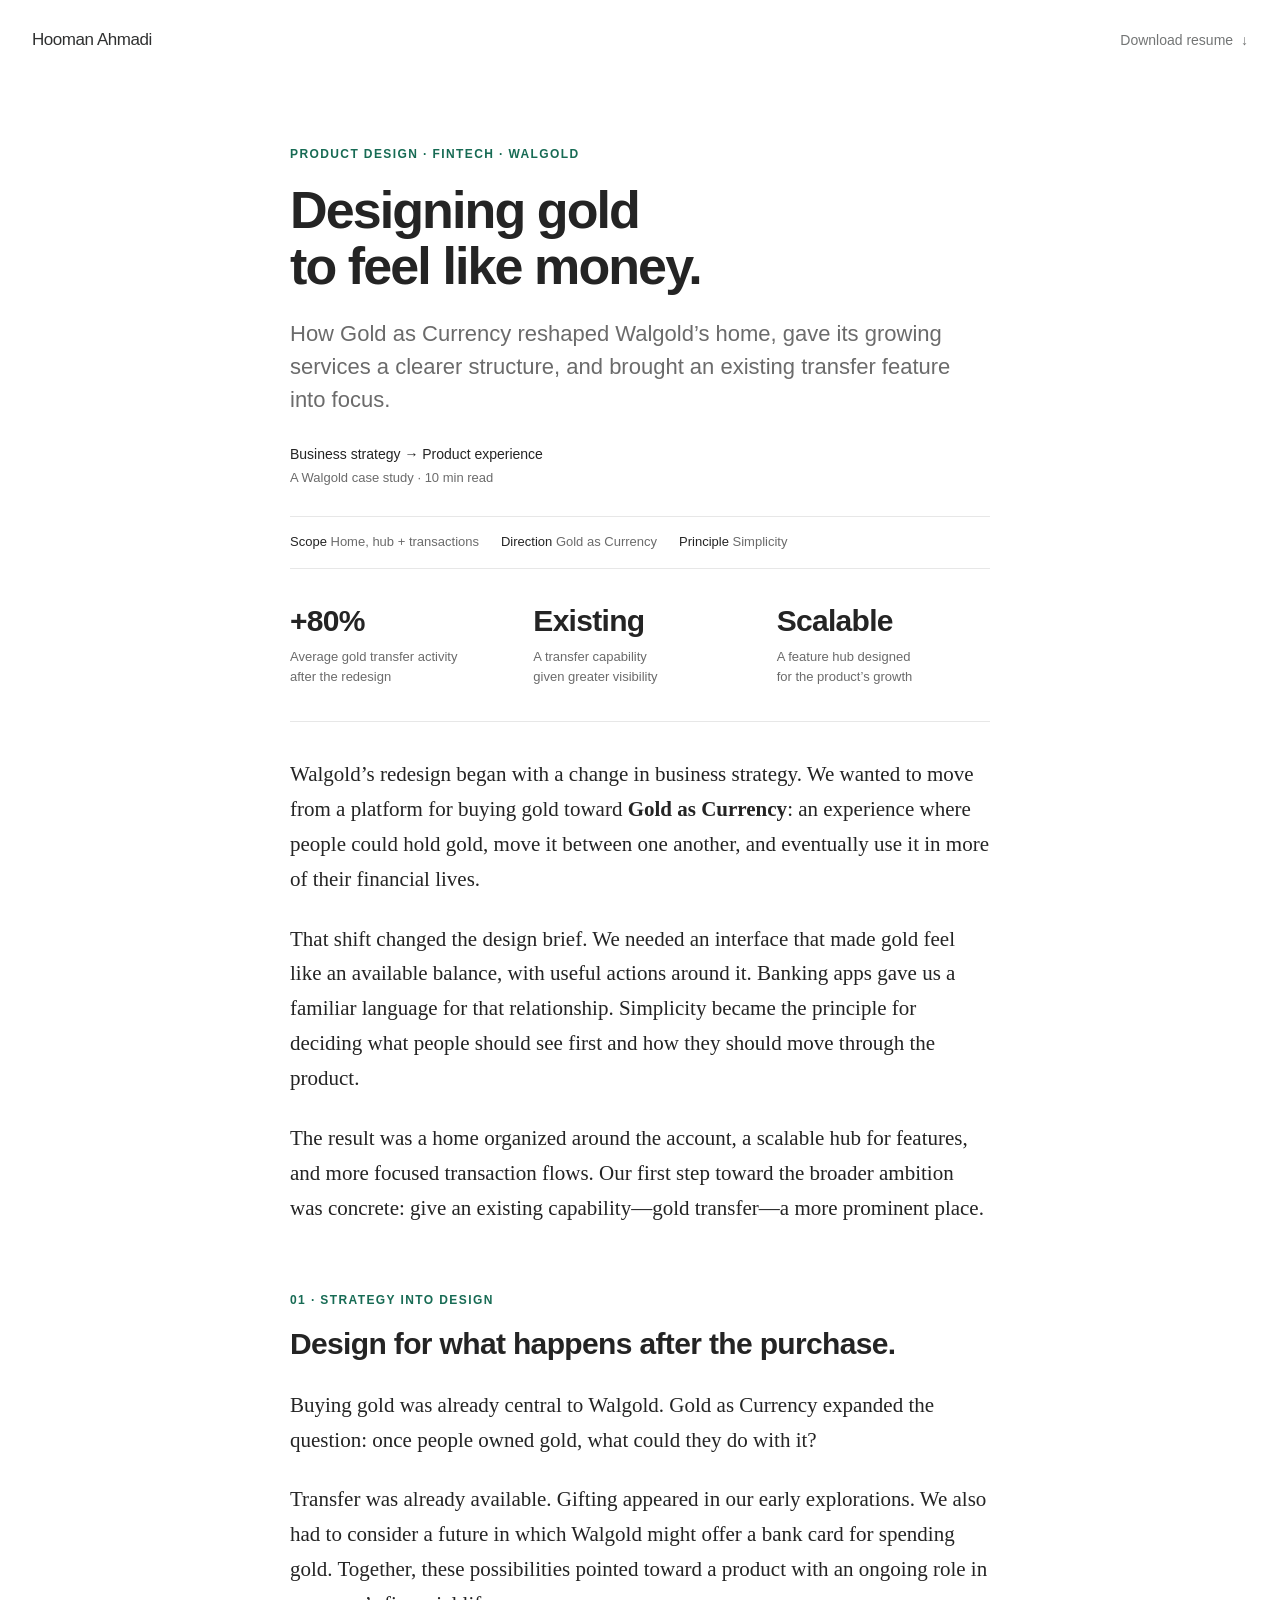
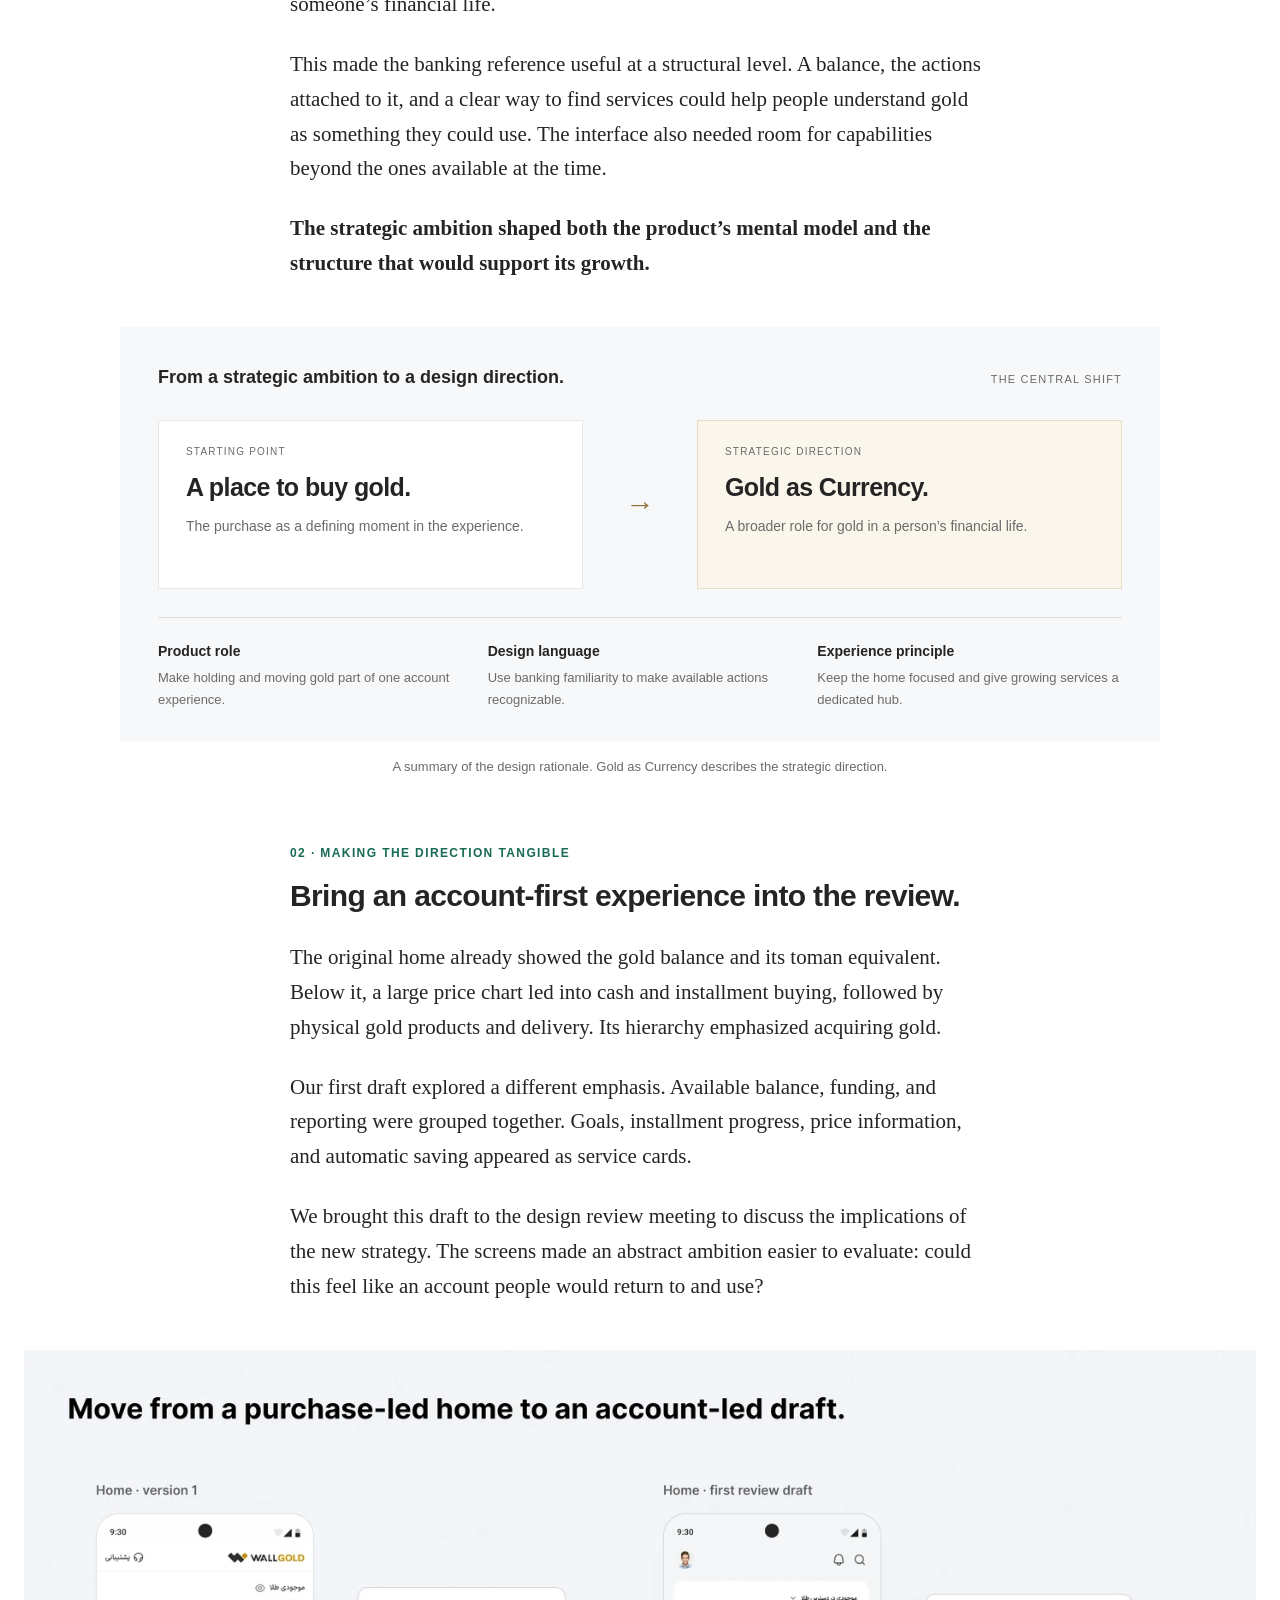
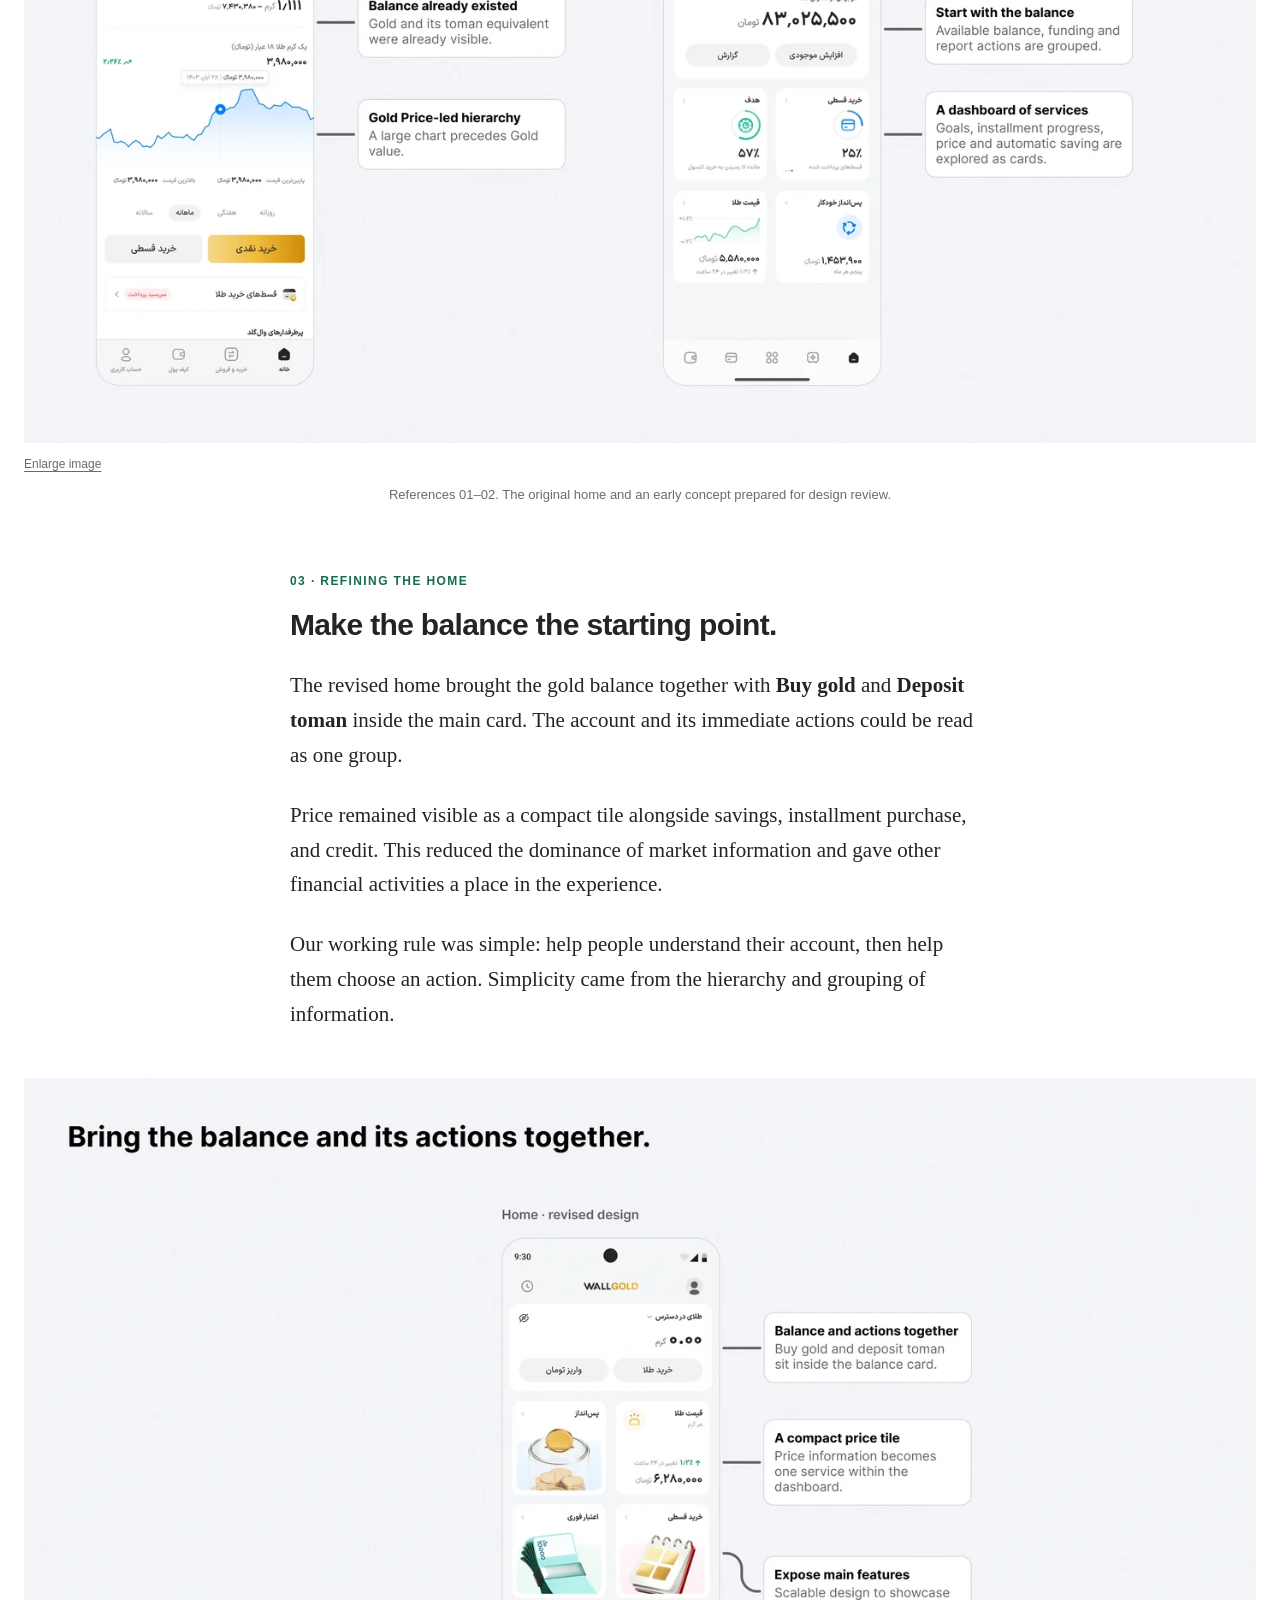
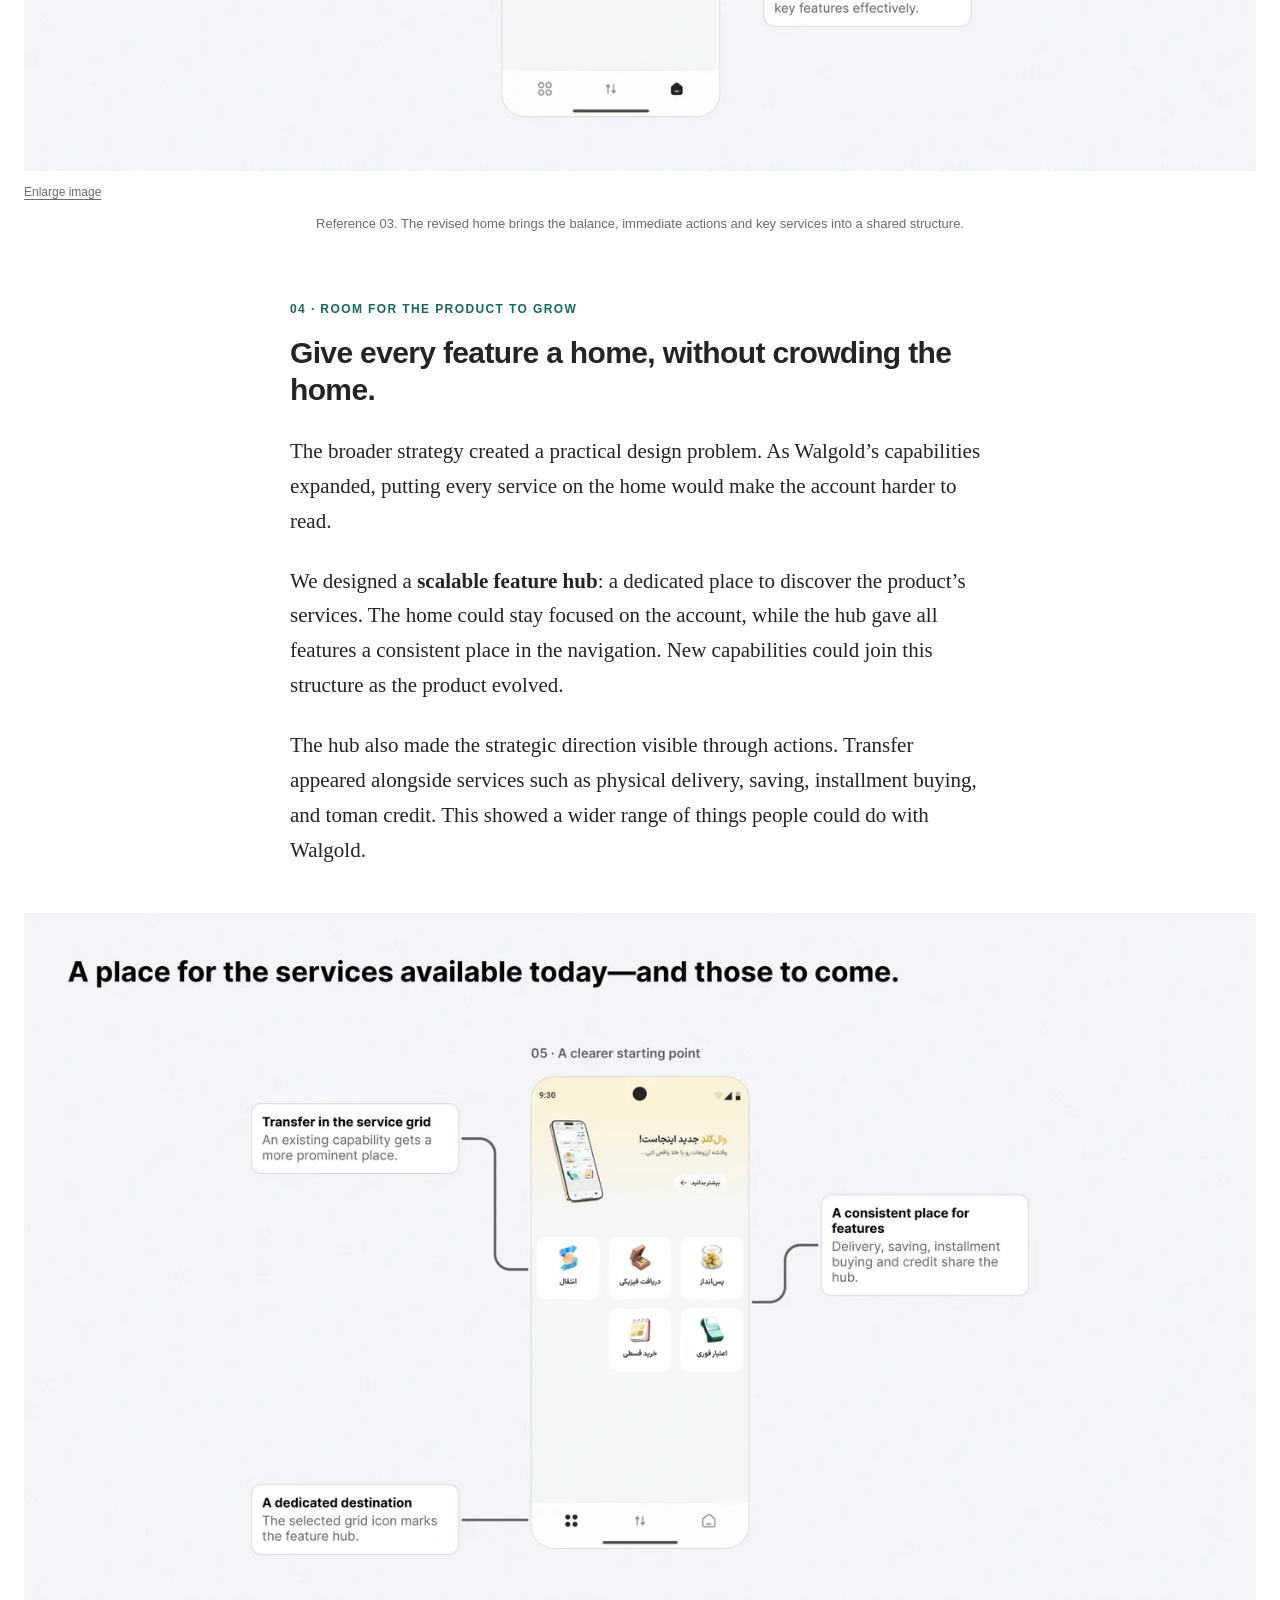
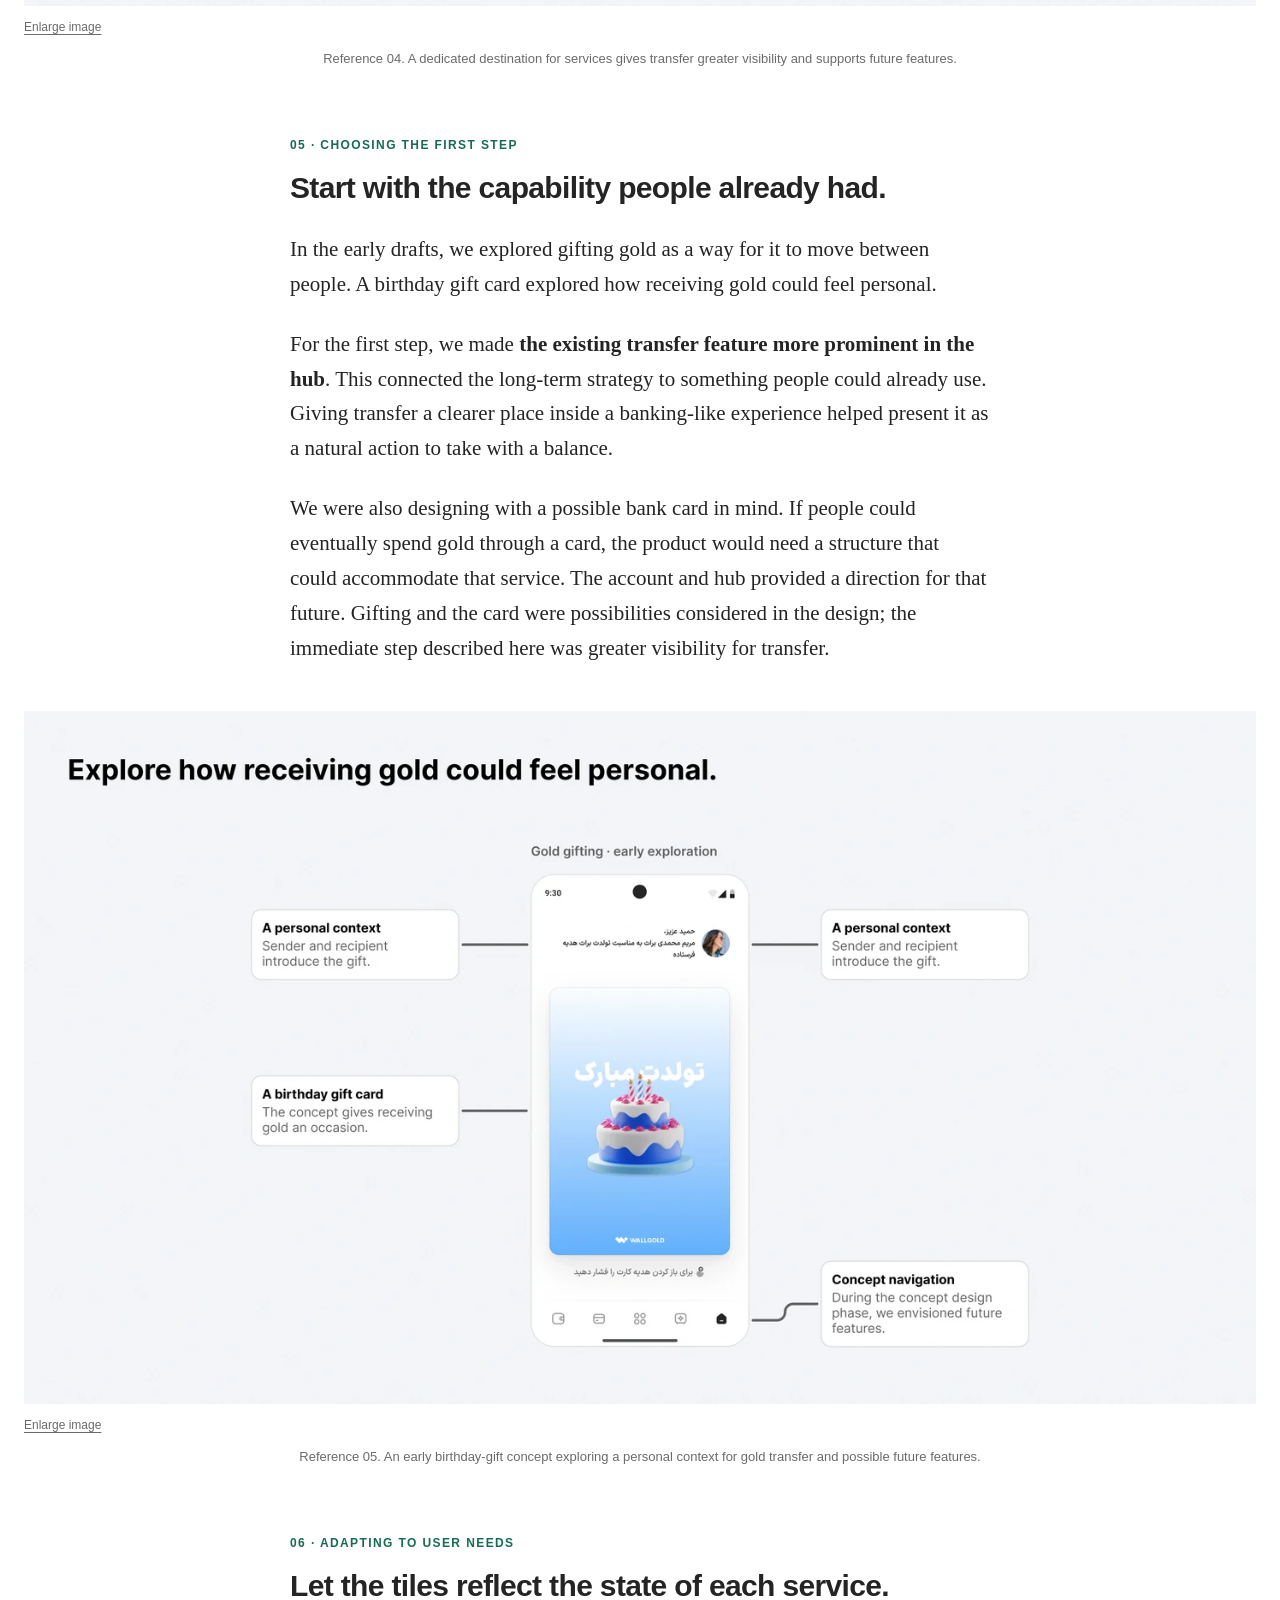
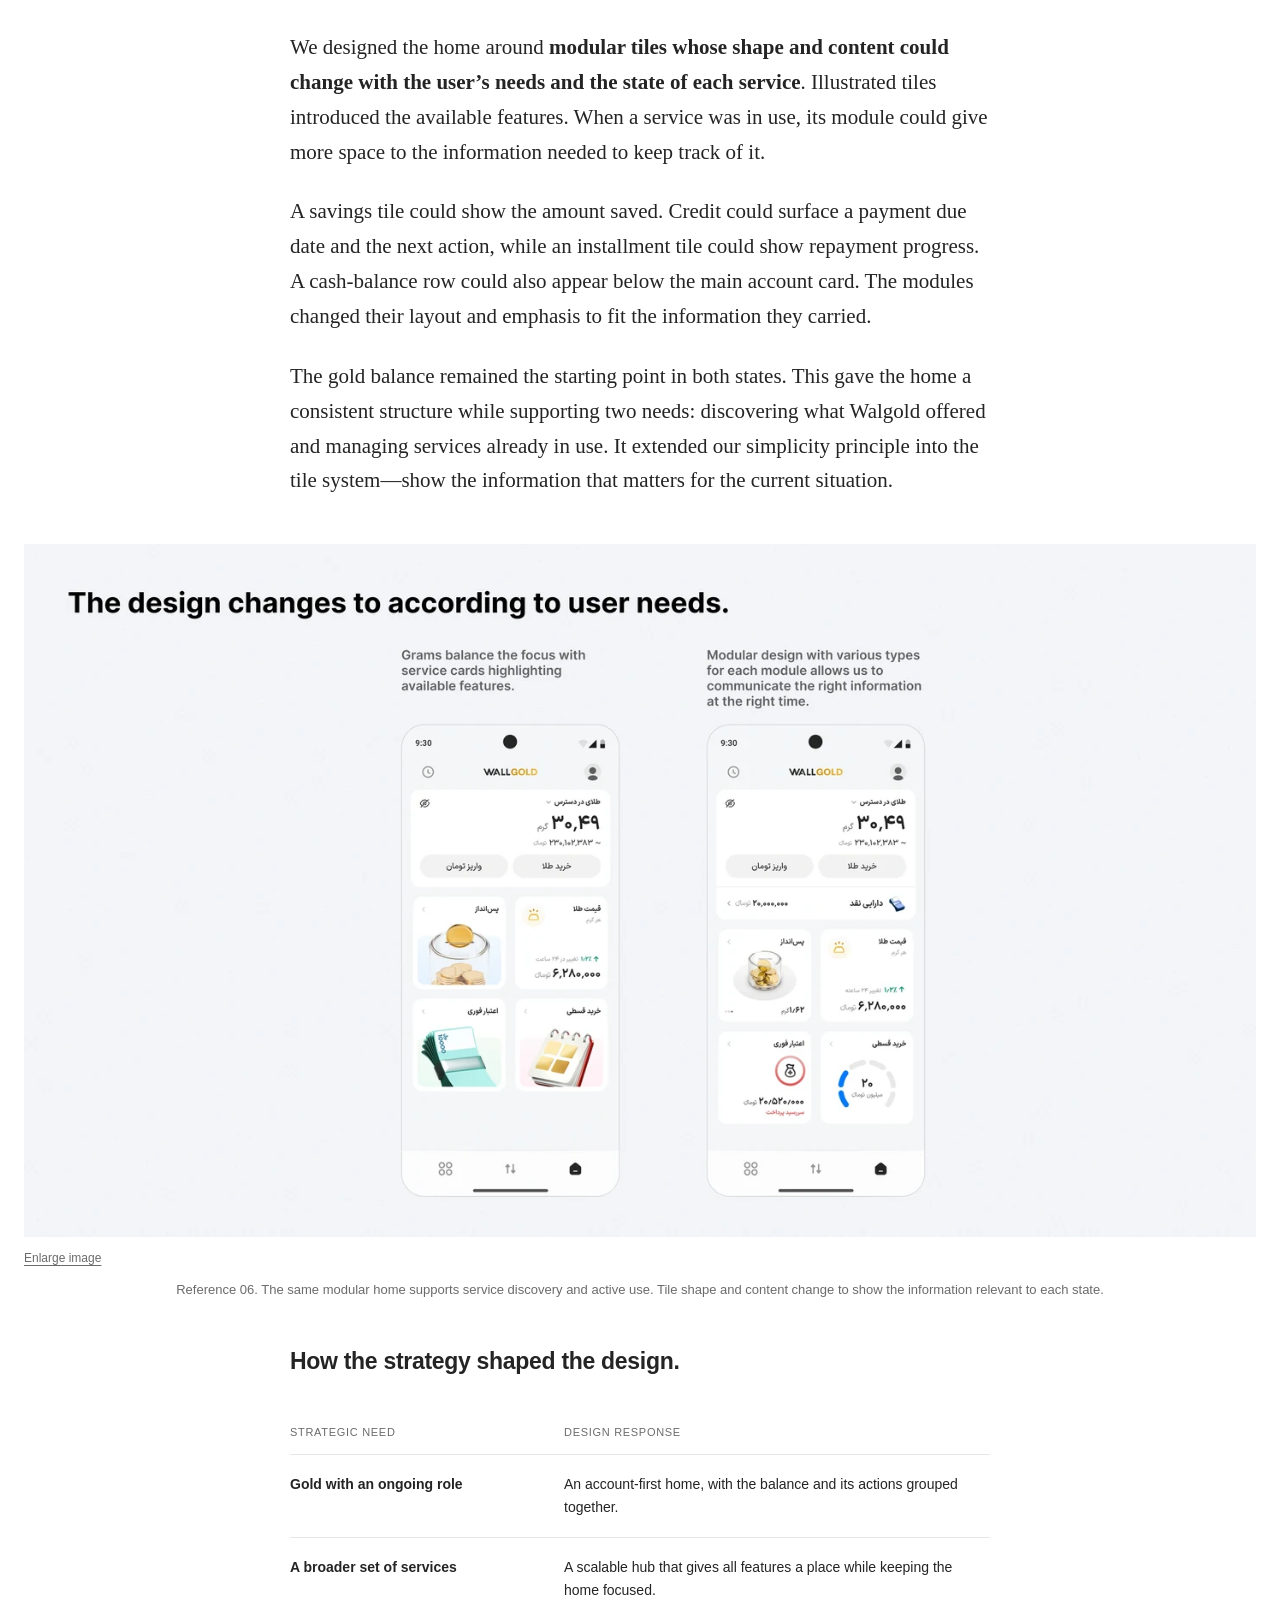
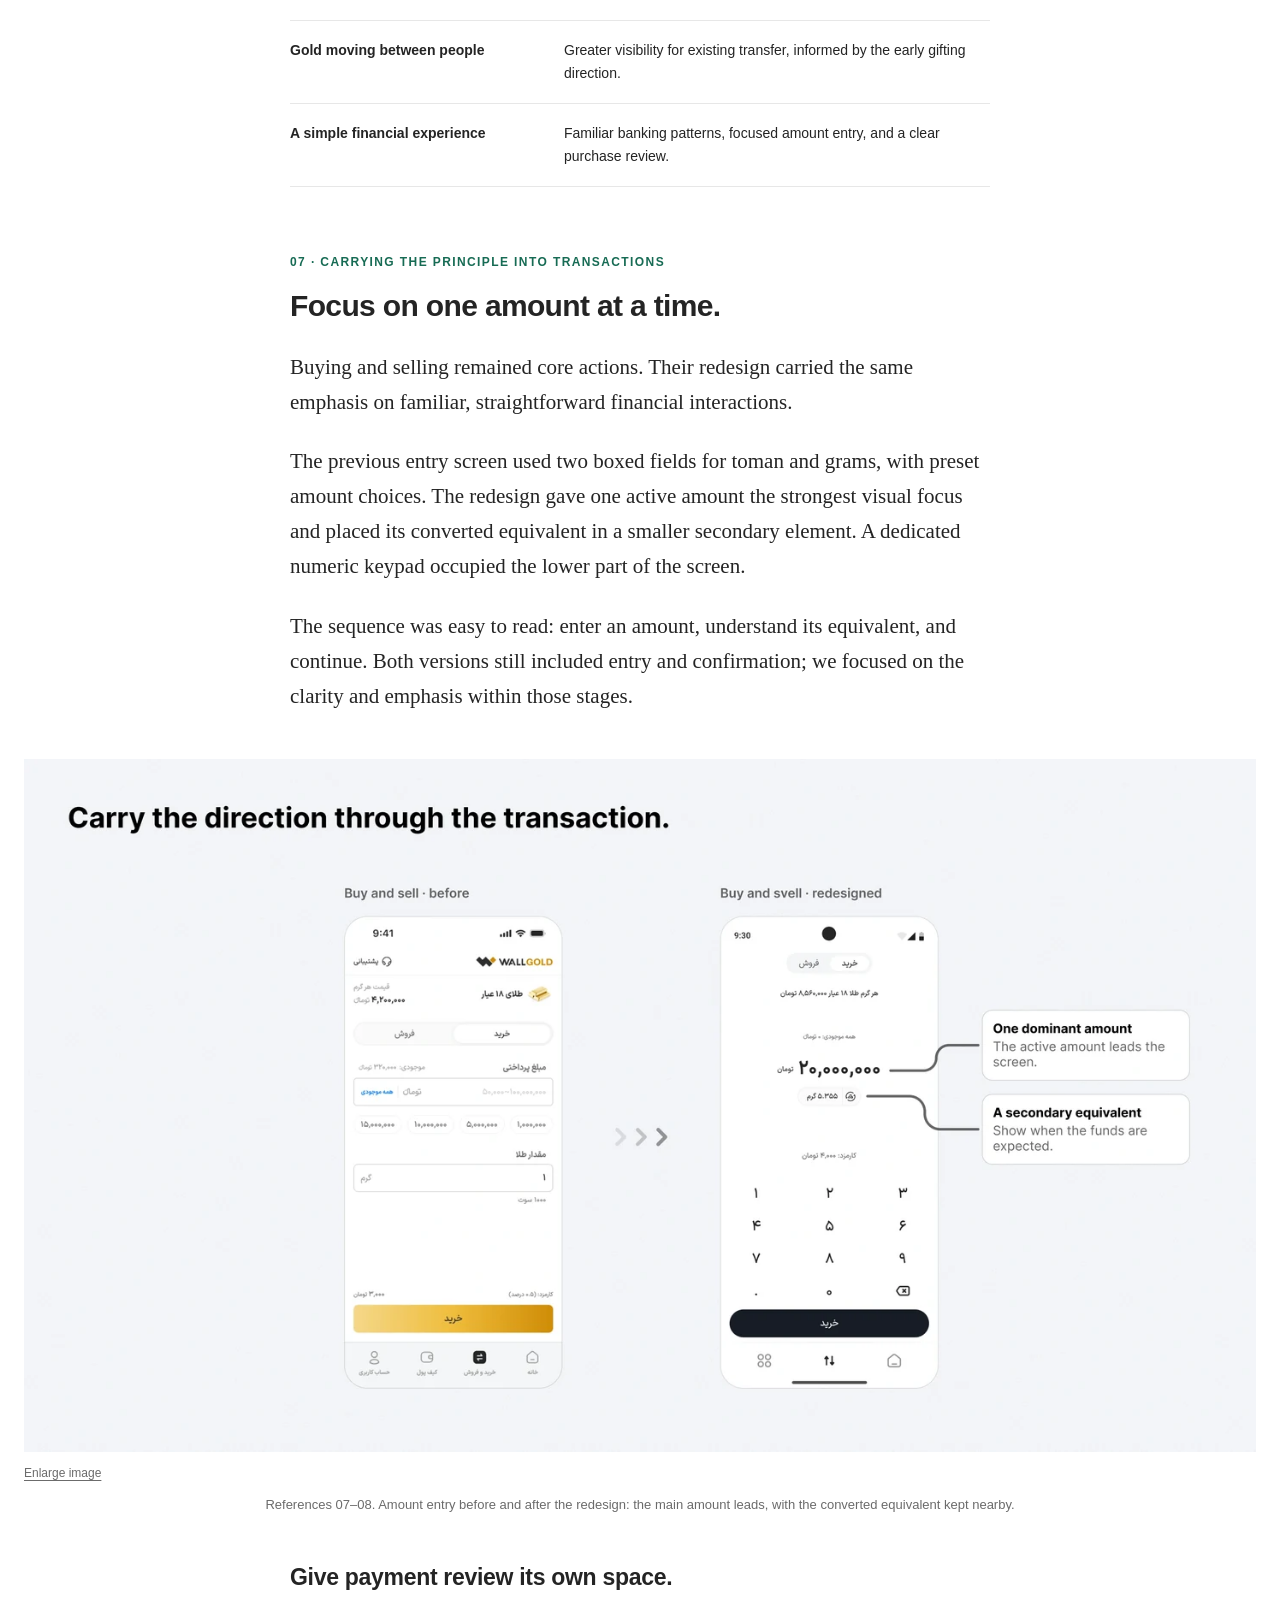
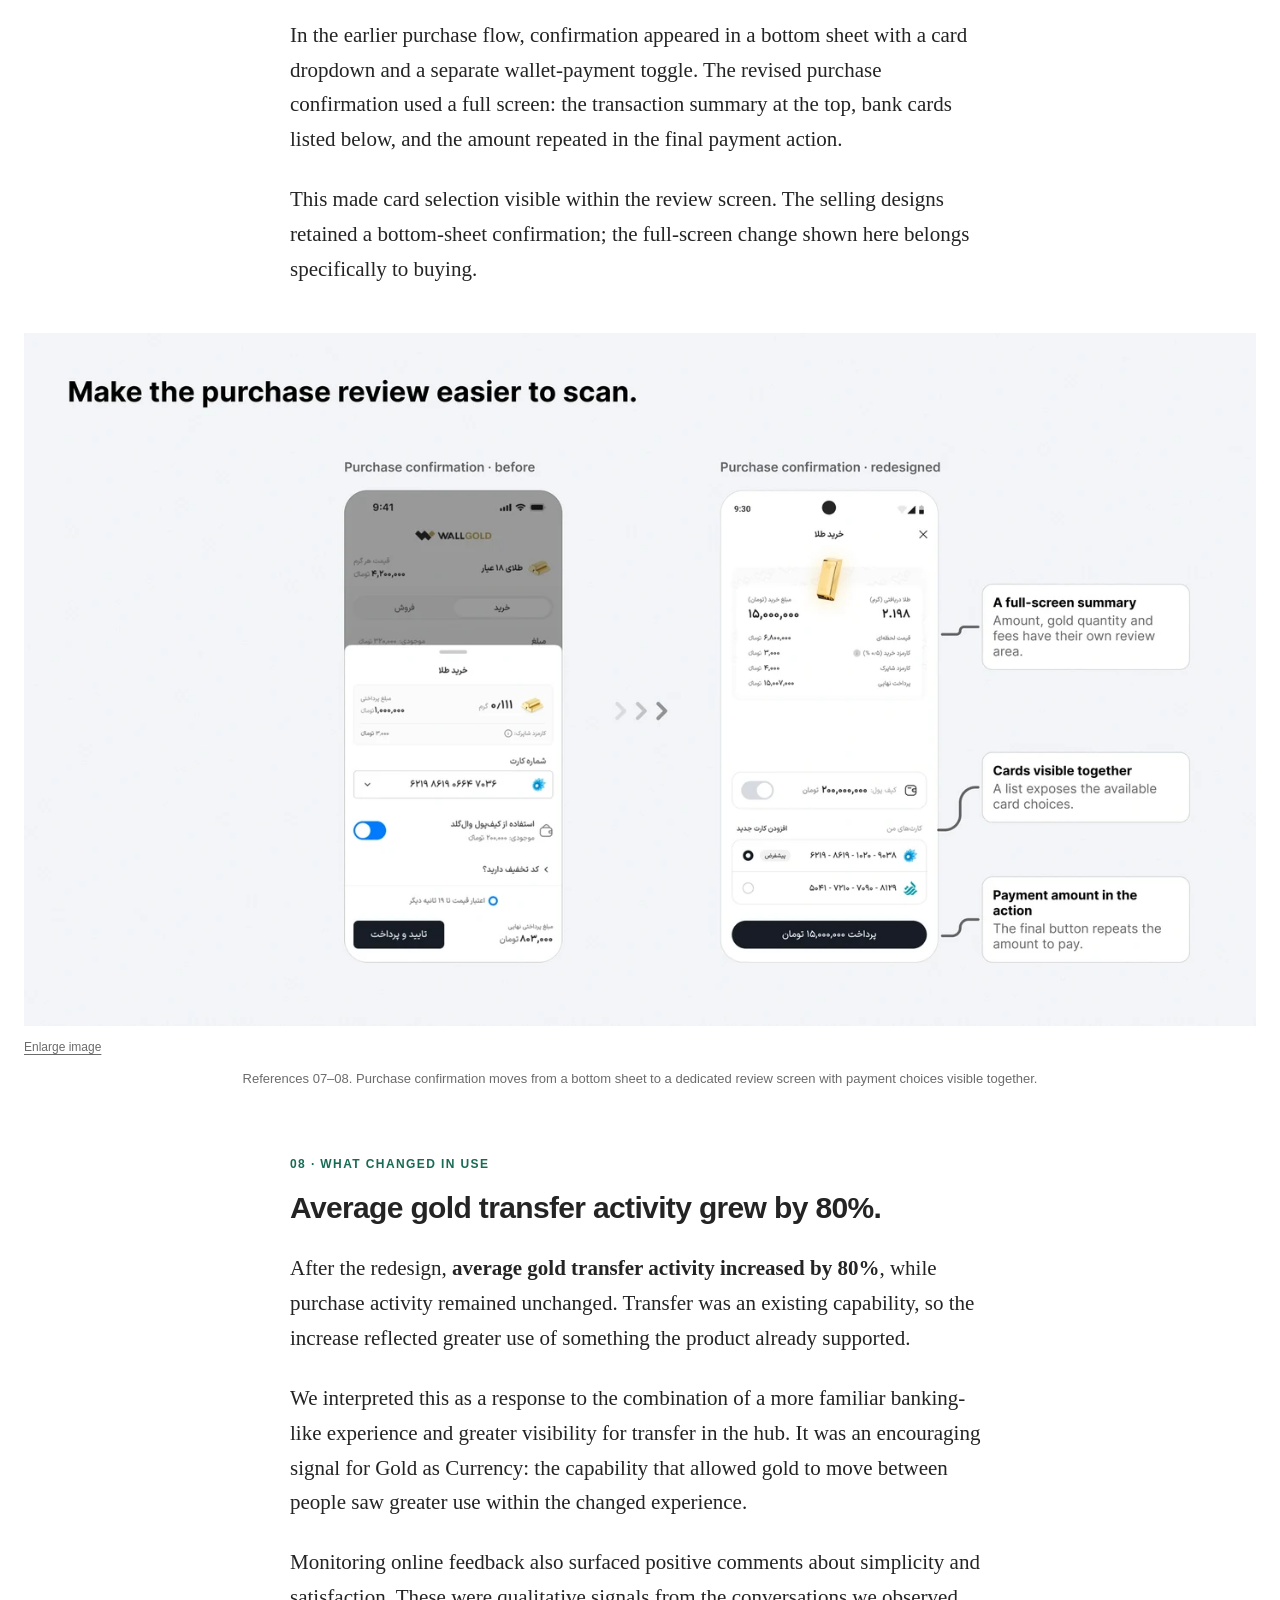
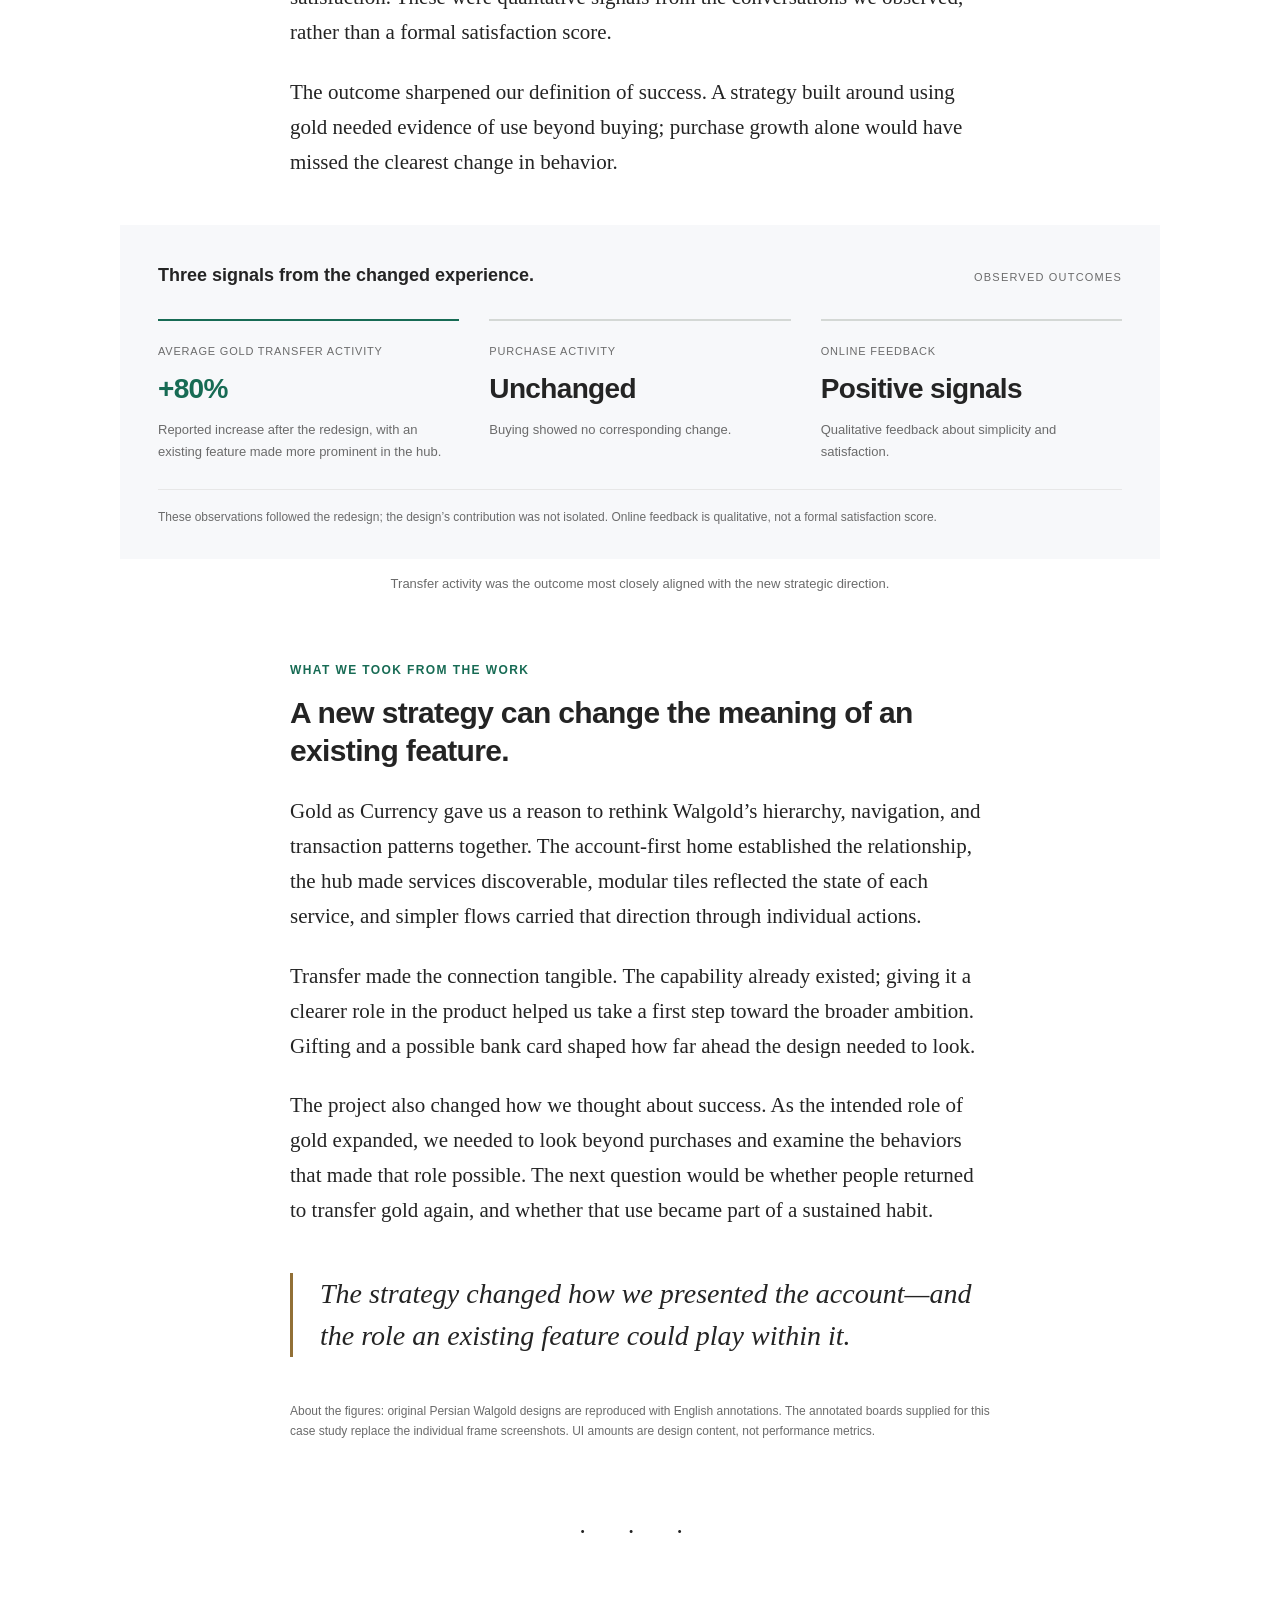
<file: work/walgold/index.html>
<!doctype html><html lang="en"><head><meta charset="utf-8"><meta name="viewport" content="width=device-width,initial-scale=1"><meta name="description" content="How Gold as Currency shaped Walgold’s account, scalable feature hub, and transaction experience, with a reported 80% increase in average gold transfer activity. Eight Figma references."><meta name="theme-color" content="#ffffff"><title>Designing gold to feel like money · Walgold case study</title><link rel="icon" href="data:image/svg+xml,%3Csvg xmlns='http://www.w3.org/2000/svg' viewBox='0 0 32 32'%3E%3Crect width='32' height='32' rx='7' fill='%23232323'/%3E%3Ctext x='6' y='24' font-family='Georgia' font-size='25' fill='white'%3EW%3C/text%3E%3C/svg%3E"><style>
:root{--ink:#242424;--muted:#6b6b6b;--line:#e7e7e7;--accent:#176b54;--blue:#1474e5;--paper:#fff;--panel:#f7f8fa;--sans:-apple-system,BlinkMacSystemFont,"Segoe UI",Arial,sans-serif;--serif:Georgia,"Times New Roman",serif}
*{box-sizing:border-box}html{scroll-behavior:auto;scroll-padding-top:90px}body{margin:0;color:var(--ink);background:var(--paper);font-family:var(--serif)}a{color:inherit;text-underline-offset:4px}button{font:inherit}.article-head,.prose{max-width:700px;margin:auto}.article-head{padding-top:72px}.eyebrow,.section-kicker{font:600 12px/1.4 var(--sans);letter-spacing:1.4px;text-transform:uppercase;color:var(--accent)}h1{font:750 clamp(36px,5vw,52px)/1.09 var(--sans);letter-spacing:-1.9px;margin:19px 0 22px}.dek{font:22px/1.5 var(--sans);color:var(--muted);margin:0}.byline{display:flex;align-items:center;gap:13px;margin:30px 0;font:14px/1.7 var(--sans)}.monogram{display:grid;place-items:center;background:#242424;color:#fff;border-radius:50%;width:43px;height:43px;font-family:var(--serif);font-size:24px}.byline span{display:block;color:var(--muted);font-size:13px}.article-meta{border-top:1px solid var(--line);border-bottom:1px solid var(--line);padding:15px 0;display:flex;gap:22px;flex-wrap:wrap;font:13px var(--sans);color:var(--muted)}.article-meta b{color:var(--ink);font-weight:500}.prose{font-size:21px;line-height:1.66}.prose p{margin:25px 0}.prose h2{font:700 30px/1.25 var(--sans);letter-spacing:-.65px;margin:16px 0 25px}.prose h3{font:650 23px/1.35 var(--sans);margin:34px 0 16px;letter-spacing:-.3px}.section-kicker{margin-top:72px;display:block}.prose strong{font-weight:700}.intro{margin-top:37px}.wide{max-width:1040px;width:calc(100% - 48px);margin:46px auto}.figure-surface{background:var(--panel);padding:38px 38px 32px;overflow:hidden}.figure-top{display:flex;align-items:baseline;justify-content:space-between;gap:20px;margin-bottom:30px;font-family:var(--sans)}.figure-top h3{font-size:18px;line-height:1.4;margin:0;font-weight:650}.figure-top span{font-size:11px;letter-spacing:1.2px;color:var(--muted);text-transform:uppercase;white-space:nowrap}figcaption{font:13px/1.65 var(--sans);color:var(--muted);text-align:center;padding:14px 28px 0}.hero-stats{display:grid;grid-template-columns:repeat(3,1fr);gap:30px;padding:34px 0;border-bottom:1px solid var(--line);font-family:var(--sans)}.hero-stats strong{font-size:35px;letter-spacing:-1.2px;font-weight:650;display:block;line-height:1.2}.hero-stats span{font-size:13px;line-height:1.55;color:var(--muted);display:block;margin-top:8px}.hero-stats .positive{color:var(--accent)}.role{font:15px/1.7 var(--sans);border-left:2px solid var(--ink);padding-left:22px;margin:40px 0}.role strong{display:block;margin-bottom:8px}.role p{margin:0;font-size:15px}.endmark{text-align:center;font-size:25px;letter-spacing:18px;margin:70px 0}.site-footer{border-top:1px solid var(--line);max-width:700px;margin:60px auto 0;padding:25px 0 45px;font:13px/1.8 var(--sans);color:var(--muted)}:focus-visible{outline:3px solid var(--blue);outline-offset:5px}a:hover{color:var(--accent)}@media(max-width:760px){.article-head,.prose,.site-footer{margin-left:24px;margin-right:24px}.article-head{padding-top:42px}h1{letter-spacing:-1.3px}.dek{font-size:19px}.prose{font-size:19px;line-height:1.65}.prose h2{font-size:27px}.wide{width:100%;margin:32px auto}.figure-surface{padding:25px 20px}.figure-top{align-items:flex-start}.figure-top h3{font-size:16px}.figure-top span{font-size:10px}.hero-stats{gap:16px}.hero-stats strong{font-size:28px}.hero-stats span{font-size:12px}.section-kicker{margin-top:54px}}@media(prefers-reduced-motion:reduce){html{scroll-behavior:auto}}

.pair-board{display:grid;grid-template-columns:1fr 1fr;gap:38px}.screen-unit{min-width:0}.screen-label{font:600 11px/1.5 var(--sans);letter-spacing:1.1px;text-transform:uppercase;color:var(--muted);margin:0 0 15px}.screen-row{display:grid;grid-template-columns:minmax(0,235px) 1fr;gap:18px;align-items:start}.phone-wrap{min-width:0}.screen{position:relative;width:100%;border-radius:18px;overflow:hidden;background:#fff;box-shadow:0 8px 24px #1821380c;border:1px solid #e0e3e8;line-height:0}.screen img{display:block;width:100%;height:auto}.screen .pin{position:absolute;width:23px;height:23px;background:#242424;color:#fff;border:2px solid #fff;border-radius:50%;font:600 10px/19px var(--sans);text-align:center;transform:translate(-50%,-50%);box-shadow:0 2px 5px #0002;z-index:2}.screen .redact{position:absolute;background:#f0f1f3;border-radius:3px;border:1px solid #e9eaed;z-index:1}.screen .redact:after{content:'•••• •••• ••••';display:block;font:8px/1 var(--sans);color:#767b84;text-align:center;position:absolute;top:50%;left:50%;transform:translate(-50%,-50%);white-space:nowrap}.screen .redact.activity:after{content:'Activity indicator';font-size:8px}.notes{font:12px/1.55 var(--sans);padding-top:8px}.note{position:relative;margin-bottom:28px}.note:before{content:'';position:absolute;top:11px;left:-18px;width:12px;border-top:1px solid #a7afb9}.note .n{display:inline-block;font:600 10px/18px var(--sans);width:18px;height:18px;border-radius:50%;background:#242424;color:white;text-align:center;margin-bottom:7px}.note strong{font-weight:650;font-size:13px;display:block;margin-bottom:5px;line-height:1.4}.note p{margin:0;color:#626771}.zoom{display:block;background:none;border:0;padding:10px 0 0;color:var(--muted);font:11px/1.4 var(--sans);text-decoration:underline;text-underline-offset:3px;cursor:zoom-in}.zoom:hover{color:var(--ink)}.single-board{max-width:630px;margin:auto}.single-board .screen-row{grid-template-columns:280px 1fr;gap:48px}.single-board .notes{padding-top:26px;font-size:14px}.single-board .note{margin-bottom:45px}.single-board .note strong{font-size:15px}.single-board .note:before{left:-48px;width:38px}.scroll-screen{max-height:650px;overflow:auto;border-radius:18px;scrollbar-width:thin;scrollbar-color:#bbc2ca transparent;overscroll-behavior:contain}.scroll-hint{font:11px/1.5 var(--sans);color:var(--muted);text-align:center;margin-top:10px}.checkpoint{max-width:700px;margin:36px auto 52px;border-top:1px solid var(--line);border-bottom:1px solid var(--line);padding:22px 0;display:grid;grid-template-columns:170px 1fr;gap:26px;font-family:var(--sans)}.checkpoint-label{font-size:10px;letter-spacing:1.3px;text-transform:uppercase;color:var(--muted);display:block;margin-bottom:9px}.checkpoint strong{font-size:29px;letter-spacing:-1px;display:block}.checkpoint small{font-size:12px;line-height:1.55;display:block;color:var(--muted);margin-top:6px}.spark{width:100%;display:block;height:auto;overflow:visible}.spark text,.outcome-chart text{font-family:var(--sans)}.outcome-chart{width:100%;height:auto;display:block}.metric-note{font:12px/1.6 var(--sans);color:var(--muted);margin-top:17px}.bridge-metric{display:flex;gap:22px;align-items:center;border:1px dashed #bdc4ca;padding:20px 24px;margin:30px auto;max-width:700px;font-family:var(--sans)}.bridge-metric svg{flex:0 0 120px}.bridge-metric strong{font-size:15px;display:block;margin-bottom:5px}.bridge-metric p{font-size:12px;line-height:1.6;margin:0;color:var(--muted)}.scope{display:grid;grid-template-columns:1fr 1fr;gap:25px;padding:23px 0;border-block:1px solid var(--line);margin:32px 0;font:14px/1.6 var(--sans)}.scope strong{display:block;font-size:13px;margin-bottom:7px}.scope p{margin:0;font:14px/1.6 var(--sans);color:var(--muted)}.evidence-grid{display:grid;grid-template-columns:1.05fr 1fr;gap:50px;font-family:var(--sans)}.small-heading{font:650 15px/1.5 var(--sans);margin:0 0 18px}.path-step{border:1px solid #dfe3e7;background:#fff;padding:14px 18px;font:13px/1.4 var(--sans);position:relative;margin-bottom:22px}.path-step:not(:last-child):after{content:'';position:absolute;width:1px;height:22px;background:#bfc5cc;top:100%;left:25px}.path-step.active{border-color:#a3c3e9;background:#eff6ff;color:#165caa}.path-step small{display:block;font-size:11px;color:var(--muted);margin-top:5px}.flow-note{font:11px/1.5 var(--sans);color:var(--muted);margin-top:18px}.donut-wrap{position:relative;max-width:210px;margin:0 auto 25px}.donut-wrap svg{display:block;width:100%}.donut-label{position:absolute;inset:0;display:grid;align-content:center;text-align:center;font:12px/1.5 var(--sans);color:var(--muted)}.donut-label b{font-size:36px;letter-spacing:-1px;color:#242424}.legend{display:grid;grid-template-columns:12px 1fr auto;gap:9px 10px;align-items:center;font:12px/1.5 var(--sans)}.swatch{width:9px;height:9px;border-radius:50%}.legend b{font-weight:550}.finding{border-top:1px solid #e2e5e8;padding-top:24px;margin-top:28px;font:16px/1.5 var(--sans);font-weight:550}.naming{display:grid;grid-template-columns:1fr 30px 1fr;align-items:center;margin:30px 0;gap:10px;font-family:var(--sans)}.naming div{padding:18px 20px;background:#f7f7f7;font-size:18px;font-weight:550}.naming small{display:block;font-size:11px;color:var(--muted);font-weight:400;margin-bottom:5px}.naming .new{background:#f0f7f4;color:var(--accent)}.naming .rule{height:1px;background:#c4c9c6;padding:0}.quote{font:italic 28px/1.5 var(--serif);border-left:3px solid var(--ink);padding-left:27px;margin:45px 0}.outcome-highlights{display:grid;grid-template-columns:1fr 1fr;gap:30px;margin-top:28px;border-top:1px solid var(--line);padding-top:24px;font-family:var(--sans)}.outcome-highlights b{font-size:28px;font-weight:650;display:block;letter-spacing:-1px}.outcome-highlights span{font-size:13px;color:var(--muted);line-height:1.6;display:block;margin-top:5px}.annotation-footnote{font:12px/1.65 var(--sans);color:var(--muted)}dialog{padding:0;border:0;width:min(800px,94vw);max-height:94vh;background:#f5f6f8;border-radius:10px;box-shadow:0 20px 80px #0004}dialog::backdrop{background:#000a}.modal-bar{display:flex;justify-content:space-between;align-items:center;gap:25px;position:sticky;top:0;z-index:5;background:white;border-bottom:1px solid var(--line);padding:17px 20px;font:14px var(--sans)}.modal-bar button{background:#242424;color:white;border:0;border-radius:4px;padding:9px 15px;cursor:pointer;font:13px var(--sans)}.modal-body{padding:25px 25px 45px;max-width:570px;margin:auto}.modal-body .screen{box-shadow:none}.modal-body .pin{width:28px;height:28px;line-height:24px;font-size:12px}.modal-body .redact:after{font-size:12px}.print-note{display:none}.section-anchor{scroll-margin-top:40px}
@media(max-width:950px) and (min-width:761px){.pair-board{gap:25px}.screen-row{grid-template-columns:minmax(0,180px) 1fr;gap:14px}.notes{font-size:11px}.note{margin-bottom:19px}.note strong{font-size:12px}.figure-surface{padding:30px}}
@media(max-width:760px){.pair-board{grid-template-columns:1fr;gap:40px}.screen-row{grid-template-columns:minmax(0,240px) 1fr;gap:24px;max-width:540px;margin:auto}.notes{font-size:13px}.note strong{font-size:14px}.note:before{left:-22px;width:15px}.single-board .screen-row{grid-template-columns:minmax(0,240px) 1fr;gap:24px}.single-board .notes{padding-top:15px;font-size:13px}.single-board .note strong{font-size:14px}.single-board .note:before{left:-22px;width:15px}.single-board .note{margin-bottom:28px}.checkpoint{margin:30px 24px 45px;grid-template-columns:130px 1fr;gap:12px}.checkpoint strong{font-size:25px}.checkpoint-label{font-size:9px;letter-spacing:1px}.bridge-metric{margin:25px 24px;padding:15px;gap:15px}.bridge-metric svg{flex-basis:90px;width:90px}.evidence-grid{gap:28px}.scope{gap:20px}.outcome-highlights{gap:22px}.figure-top{margin-bottom:25px}.figure-top span{white-space:normal;text-align:right}.scroll-screen{max-height:590px}.site-footer{margin-top:45px}}
@media(max-width:440px){.article-head,.prose,.site-footer{margin-left:22px;margin-right:22px}.screen-row,.single-board .screen-row{grid-template-columns:minmax(0,190px) minmax(95px,1fr);gap:18px}.notes,.single-board .notes{font-size:11px;line-height:1.55}.note strong,.single-board .note strong{font-size:12px}.note,.single-board .note{margin-bottom:22px}.note .n{width:16px;height:16px;line-height:16px;font-size:9px;margin-bottom:4px}.screen .pin{width:19px;height:19px;font-size:8px;line-height:15px}.screen{border-radius:13px}.figure-surface{padding:24px 18px}.figure-top h3{font-size:15px;max-width:230px}.figure-top span{font-size:9px;letter-spacing:.8px}.screen-label{font-size:10px}.evidence-grid{grid-template-columns:1fr;gap:30px}.flow-list{display:grid;grid-template-columns:1fr 1fr;gap:10px}.path-step{margin:0;font-size:11px;padding:12px}.path-step:not(:last-child):after{display:none}.legend{max-width:280px;margin:auto}.donut-wrap{max-width:185px}.checkpoint{display:block}.checkpoint-info{display:flex;align-items:baseline;gap:12px;flex-wrap:wrap;margin-bottom:15px}.checkpoint-label{width:100%;margin:0}.checkpoint small{margin:0;font-size:11px}.checkpoint .spark{max-width:400px}.bridge-metric{margin:25px 22px}.bridge-metric strong{font-size:13px}.bridge-metric p{font-size:11px}.naming div{font-size:15px;padding:16px 14px}.naming{grid-template-columns:1fr 15px 1fr;gap:7px}.quote{font-size:25px;padding-left:20px}.hero-stats{gap:12px}.hero-stats strong{font-size:27px}.hero-stats span{font-size:11px}.byline{font-size:13px}.byline span{font-size:11px}.article-meta{font-size:11px;gap:13px}.modal-body{padding:18px 10px}.modal-bar{font-size:12px}}
@media print{.site-header,dialog,.zoom{display:none}.article-head{padding-top:20px}.wide,.checkpoint,.prose{break-inside:avoid}.scroll-screen{max-height:none}.print-note{display:block}.figure-surface{-webkit-print-color-adjust:exact;print-color-adjust:exact}}

.screen-row{position:relative}.phone-wrap,.notes{position:relative;z-index:1}.notes{background:var(--panel)}.note:before,.single-board .note:before{display:none}.connectors{position:absolute;inset:0;width:100%;height:100%;pointer-events:none;overflow:visible;z-index:0}.mobile-outcome{display:none}
@media(max-width:540px){.outcome-chart{display:none}.mobile-outcome{display:grid;gap:19px;font:13px/1.5 var(--sans)}.bar-label{display:flex;justify-content:space-between;margin-bottom:7px}.bar-track{height:7px;background:#e1e6e3}.bar-value{height:100%;background:#247a66}.bar-peak{margin-top:5px;padding-top:15px;border-top:1px dashed #c9ceca;font-size:12px;color:#67726c}.mobile-outcome .axis-note{font-size:12px;color:#6b6b6b;margin:0 0 6px}}

:root{--gold:#927036;--gold-light:#faf6eb}.hero-stats strong{font-size:30px;letter-spacing:-.7px}.hero-stats span{max-width:200px}.article-head{padding-top:66px}.byline{margin:27px 0}.intro{margin-top:35px}.article-meta{line-height:1.6}.prose .section-kicker:first-child{margin-top:67px}.intro .section-kicker{display:none}.intro h2{display:none}.intro p:first-of-type{margin-top:34px}.strategy-board{font-family:var(--sans);display:grid;grid-template-columns:1fr 70px 1fr;align-items:center;gap:22px}.strategy-side{padding:25px 27px;background:#fff;border:1px solid var(--line);min-height:169px}.strategy-side.new{background:var(--gold-light);border-color:#e7dcc6}.strategy-side small{display:block;text-transform:uppercase;letter-spacing:1.2px;color:var(--muted);font-size:10px;margin-bottom:15px}.strategy-side b{font-size:25px;line-height:1.2;display:block;letter-spacing:-.6px}.strategy-side p{font-size:14px;line-height:1.6;color:var(--muted);margin:13px 0 0}.strategy-arrow{font-size:29px;text-align:center;color:var(--gold)}.strategy-principles{border-top:1px solid #e0e0e0;margin-top:28px;padding-top:22px;display:grid;grid-template-columns:repeat(3,1fr);gap:25px;font:13px/1.65 var(--sans);color:var(--muted)}.strategy-principles strong{display:block;color:var(--ink);font-size:14px;margin-bottom:4px}.reference-grid{display:grid;grid-template-columns:1fr 1fr;gap:22px}.reference{background:#fff;border:1px solid #e2e4e7;padding:26px;display:flex;flex-direction:column;min-width:0;font-family:var(--sans)}.reference-top{display:flex;gap:11px;align-items:center;flex-wrap:wrap}.reference-no{width:27px;height:27px;display:grid;place-items:center;background:#f1f0ec;color:#6e5f46;font:600 11px var(--sans);border-radius:50%}.reference-stage{font:500 11px/1.5 var(--sans);color:var(--muted)}.source-badge{margin-left:auto;color:#777;font:10px/1.5 var(--sans);border:1px solid var(--line);padding:3px 6px;border-radius:3px;white-space:nowrap}.reference h3{font-size:21px;letter-spacing:-.45px;line-height:1.3;margin:24px 0 13px}.reference p{font-size:14px;line-height:1.65;color:var(--muted);margin:0 0 27px;max-width:430px}.reference-actions{display:flex;gap:21px;align-items:center;flex-wrap:wrap;margin-top:auto;font-size:12px}.source-link{font-weight:600;color:var(--ink)}.preview-button{border:0;padding:0;background:transparent;text-decoration:underline;text-underline-offset:4px;color:var(--muted);font:12px var(--sans);cursor:pointer}.preview-button:hover{color:var(--accent)}.one-reference{grid-template-columns:1fr}.one-reference .reference{display:grid;grid-template-columns:1fr auto;gap:0 34px;align-items:center}.one-reference .reference-top,.one-reference .reference h3,.one-reference .reference p{grid-column:1}.one-reference .reference-actions{grid-column:2;grid-row:1 / 4;display:flex;flex-direction:column;align-items:flex-start;gap:15px}.one-reference .reference-top .source-badge{margin-left:10px}.one-reference .reference h3{margin:16px 0 10px}.one-reference .reference p{margin-bottom:0}.decision-table{font:14px/1.65 var(--sans);border-collapse:collapse;width:100%;margin:32px 0}.decision-table th{color:var(--muted);font-size:11px;font-weight:500;letter-spacing:.7px;text-transform:uppercase;text-align:left;padding:13px 0;border-bottom:1px solid var(--line)}.decision-table td{padding:18px 0;vertical-align:top;border-bottom:1px solid var(--line)}.decision-table td+td,.decision-table th+th{padding-left:22px}.decision-table td:first-child{width:36%;font-weight:600}.outcome-signals{font-family:var(--sans);display:grid;grid-template-columns:repeat(3,1fr);gap:30px}.outcome-item{border-top:2px solid #d4d8d5;padding-top:20px}.outcome-item:first-child{border-color:var(--accent)}.outcome-item b{font-size:28px;line-height:1.15;letter-spacing:-.65px;display:block;margin:14px 0}.outcome-item:first-child b{color:var(--accent)}.outcome-item small{font-size:11px;color:var(--muted);letter-spacing:.8px;text-transform:uppercase}.outcome-item p{font-size:13px;line-height:1.7;color:var(--muted);margin:0}.evidence-note{font:12px/1.6 var(--sans);color:var(--muted);border-top:1px solid var(--line);margin:26px 0 0;padding-top:18px}.source-index{margin:36px 0 0;border-block:1px solid var(--line);padding:17px 0;font:13px/1.7 var(--sans)}.source-index summary{cursor:pointer;font-weight:600}.source-index ol{padding-left:25px;margin-bottom:4px}.source-index li{padding:4px 0}.source-index a{color:var(--muted)}.sr-only{position:absolute;width:1px;height:1px;padding:0;margin:-1px;overflow:hidden;clip:rect(0,0,0,0);white-space:nowrap;border:0}.skip-link{position:absolute;left:15px;top:-70px;padding:12px;background:#fff;z-index:30;font:14px var(--sans)}.skip-link:focus{top:10px}.reference-note{font:12px/1.65 var(--sans);color:var(--muted);margin:23px 0 0}.reference-note a{color:inherit}#preview-dialog{width:min(1180px,96vw);max-width:none;height:90vh;max-height:900px;overflow:hidden}#preview-dialog[open]{display:flex;flex-direction:column}.modal-bar{flex-shrink:0}.modal-links{display:flex;align-items:center;gap:22px}.modal-links a{font:12px var(--sans)}.embed-shell{flex:1;min-height:0;position:relative;background:#f1f1f1;display:flex}.embed-shell iframe{border:0;width:100%;height:100%;min-height:350px}.embed-help{margin:0;padding:13px 20px;background:#fff;color:var(--muted);font:12px/1.5 var(--sans);border-top:1px solid var(--line)}.site-footer{margin-top:45px}.quote{border-left-color:var(--gold)}
@media(max-width:760px){.strategy-board{grid-template-columns:1fr;gap:14px}.strategy-arrow{line-height:1;transform:rotate(90deg)}.strategy-side{min-height:0;padding:22px}.strategy-principles{gap:17px}.hero-stats strong{font-size:25px}.reference-grid{grid-template-columns:1fr;gap:17px}.reference{padding:22px}.one-reference .reference{display:flex}.one-reference .reference-actions{flex-direction:row;gap:21px;margin-top:25px}.one-reference .reference p{max-width:none}.one-reference .reference-top .source-badge{margin-left:auto}.outcome-signals{grid-template-columns:1fr;gap:28px}.outcome-item{padding-top:15px}.outcome-item b{font-size:28px;margin:10px 0}.outcome-item p{max-width:470px}.figure-top span{max-width:105px}.strategy-principles strong{font-size:12px}.strategy-principles{font-size:12px}.reference h3{font-size:21px}.modal-bar{gap:10px;padding:14px}.modal-links{gap:12px}.modal-bar strong{max-width:180px;font-size:13px}.modal-links a{font-size:11px}.embed-help{font-size:11px;padding:12px 14px}.decision-table{font-size:13px}}
@media(max-width:440px){.hero-stats strong{font-size:22px}.hero-stats span{font-size:11px}.hero-stats{gap:13px}.strategy-principles{grid-template-columns:1fr;gap:15px}.strategy-principles strong{font-size:13px;margin-bottom:1px}.reference{padding:20px}.reference-top{gap:8px}.source-badge{font-size:9px}.reference-stage{font-size:10px}.reference p{font-size:13px}.reference h3{font-size:20px}.decision-table td+td,.decision-table th+th{padding-left:15px}.article-meta{gap:12px}h1{font-size:38px}.dek{font-size:19px}}
@media print{.preview-button,.source-index{display:none}.source-link:after{content:' — ' attr(href);font-weight:400;font-size:8px;overflow-wrap:anywhere}.source-link{font-size:10px}.reference-actions{display:block}.wide{break-inside:avoid}.prose{break-inside:auto}.site-footer a{color:#333}.article-head{padding-top:0}.source-figure .reference{break-inside:avoid}.quote{font-size:24px}}

.screen-source{display:block;font:11px/1.5 var(--sans);color:var(--muted);margin-top:8px;clear:both}.screen-row .notes{padding-top:9px}.screen-row .note{margin-bottom:24px}.variant-grid{display:grid;grid-template-columns:repeat(3,minmax(0,1fr));gap:37px;max-width:850px;margin:auto}.variant-unit{min-width:0}.variant-unit .screen{box-shadow:none;border:0;background:transparent;border-radius:0}.variant-unit p{font:12px/1.6 var(--sans);color:var(--muted);margin:12px 0 0}.variant-unit .screen-label{height:34px}.variants-link{text-align:center;margin-top:28px}.single-board .note{margin-bottom:42px}.single-board .notes{padding-top:24px}.figure-top span{flex-shrink:0}.zoom{white-space:normal}.source-figure .screen{border-radius:14px}.screen-label{line-height:1.55}.outcome-item p{font-size:13px}.modal-body .screen{border-radius:18px}
@media(max-width:760px){.variant-grid{gap:18px}.variant-unit p{font-size:11px}.variant-unit .screen-label{font-size:9px;letter-spacing:.6px;height:32px}.single-board .notes{padding-top:14px}.single-board .note{margin-bottom:26px}.screen-row .note{margin-bottom:22px}.single-board .screen-row{max-width:540px}}
@media(max-width:540px){.variant-grid{grid-template-columns:1fr;gap:32px;max-width:285px}.variant-unit .screen-label{font-size:11px;height:auto}.variant-unit p{font-size:13px}.variant-unit .zoom{font-size:12px}.figure-top{gap:15px}.figure-top span{max-width:88px;flex-shrink:1}.single-board .note strong{font-size:12px}.single-board .notes{font-size:11px}.screen-source{font-size:10px}}

.board-figure{max-width:1240px;position:relative}.board-image{line-height:0;width:100%;background:#f5f6f7}.board-image img{display:block;width:100%;height:auto}.board-tools{display:flex;justify-content:space-between;gap:18px;align-items:baseline;padding:13px 0 0;font:12px/1.6 var(--sans)}.board-tools .zoom{font-size:12px;padding:0;cursor:zoom-in}.board-sources{display:flex;gap:20px;flex-wrap:wrap;color:var(--muted)}.board-figure figcaption{padding-top:12px}.reference-anchor{position:absolute;top:0}.board-figure .sr-only{margin:0}#screen-dialog{width:min(1480px,96vw);max-width:96vw;height:min(94dvh,1000px);max-height:94dvh;overflow:hidden}#screen-dialog[open]{display:flex;flex-direction:column}#screen-dialog .modal-bar{position:relative;flex:none;align-items:center;flex-wrap:wrap;gap:15px}#preview-title{flex:1;min-width:160px;line-height:1.45}.modal-links{flex-wrap:wrap;gap:12px}#screen-dialog .modal-body{padding:16px;max-width:none;width:100%;min-height:0;margin:0;flex:1;overflow:auto;overscroll-behavior:contain}#screen-dialog .modal-body .board-image{background:transparent}#screen-dialog .modal-body.detailed .board-image{width:max(1920px,100%)}
@media(max-width:760px){.board-tools{padding:12px 20px 0;align-items:flex-start}.board-sources{justify-content:flex-end;gap:8px 14px}.board-figure figcaption{padding:12px 22px 0}#screen-dialog .modal-bar{padding:13px}#preview-title{flex-basis:100%;font-size:13px}.modal-links{width:100%;justify-content:flex-end}#screen-dialog .modal-body{padding:8px}.modal-bar button{font-size:12px;padding:8px 11px}}
@media print{.board-tools{display:none}.board-figure{break-inside:avoid}}
</style><style data-portfolio-navigation>
/* Shared portfolio navigation on the landing page and every case study. */
header.site-header {
  box-sizing: border-box;
  display: flex;
  flex-direction: row;
  align-items: center;
  justify-content: space-between;
  gap: 20px;
  width: 100%;
  max-width: 1800px;
  height: 80px;
  min-height: 0;
  margin: 0 auto;
  padding: 0 32px;
  border: 0;
  color: #303131;
  font: 14px/1.5 Arial, Helvetica, sans-serif;
}
.page-shell > header.site-header { padding-inline: 0; }
header.site-header a.wordmark {
  color: #303131;
  font: 500 17px/1.5 Arial, Helvetica, sans-serif;
  letter-spacing: -.45px;
  text-decoration: none;
  white-space: nowrap;
}
header.site-header nav {
  display: flex;
  align-items: center;
  justify-content: flex-end;
  width: auto;
  gap: 0;
  font: 14px/1.5 Arial, Helvetica, sans-serif;
}
header.site-header nav a {
  display: inline-block;
  padding: 10px 0;
  color: #737575;
  text-decoration: none;
  white-space: nowrap;
}
header.site-header .resume-link span { margin-left: 4px; }
header.site-header a:hover { color: #416756; }
header.site-header a:focus-visible {
  outline: 2px solid #416756;
  outline-offset: 6px;
  border-radius: 2px;
}
body.case-study-page { padding-bottom: 64px; }
@media (min-width: 1500px) {
  header.site-header { height: 88px; padding-inline: 40px; }
}
@media (max-width: 1050px) {
  header.site-header { padding-inline: 25px; }
}
@media (max-width: 700px) {
  header.site-header { height: 72px; gap: 16px; padding-inline: 20px; }
  header.site-header a.wordmark { font-size: 16px; }
  header.site-header nav { font-size: 13px; }
  body.case-study-page { padding-bottom: 48px; }
}
@media print { header.site-header { display: none; } }
</style>
</head><body class="case-study-page" id="top"><a href="#story" class="skip-link">Skip to the article</a><header class="site-header">
      <a class="wordmark" href="/" aria-label="Hooman Ahmadi, home">Hooman Ahmadi</a>
      <nav aria-label="Main navigation">
        <a class="resume-link" href="/assets/resume/Hooman-Ahmadi-Resume.pdf" download="Hooman-Ahmadi-Resume.pdf" type="application/pdf" aria-label="Download resume — Hooman Ahmadi (PDF)">Download resume <span aria-hidden="true">↓</span></a>
      </nav>
    </header><main><div class="article-head"><div class="eyebrow">Product design · Fintech · Walgold</div><h1>Designing gold<br>to feel like money.</h1><p class="dek">How Gold as Currency reshaped Walgold’s home, gave its growing services a clearer structure, and brought an existing transfer feature into focus.</p><div class="byline"><div>Business strategy → Product experience<span>A Walgold case study · 10 min read</span></div></div><div class="article-meta"><span><b>Scope</b> Home, hub + transactions</span><span><b>Direction</b> Gold as Currency</span><span><b>Principle</b> Simplicity</span></div><div class="hero-stats"><div><strong>+80%</strong><span>Average gold transfer activity<br>after the redesign</span></div><div><strong>Existing</strong><span>A transfer capability<br>given greater visibility</span></div><div><strong>Scalable</strong><span>A feature hub designed<br>for the product’s growth</span></div></div></div>
<section class="prose intro" id="story"><span class="section-kicker">The starting point</span><h2>A new role for gold.</h2><p>Walgold’s redesign began with a change in business strategy. We wanted to move from a platform for buying gold toward <strong>Gold as Currency</strong>: an experience where people could hold gold, move it between one another, and eventually use it in more of their financial lives.</p><p>That shift changed the design brief. We needed an interface that made gold feel like an available balance, with useful actions around it. Banking apps gave us a familiar language for that relationship. Simplicity became the principle for deciding what people should see first and how they should move through the product.</p><p>The result was a home organized around the account, a scalable hub for features, and more focused transaction flows. Our first step toward the broader ambition was concrete: give an existing capability—gold transfer—a more prominent place.</p></section>
<section class="prose " id="strategy"><span class="section-kicker">01 · Strategy into design</span><h2>Design for what happens after the purchase.</h2><p>Buying gold was already central to Walgold. Gold as Currency expanded the question: once people owned gold, what could they do with it?</p><p>Transfer was already available. Gifting appeared in our early explorations. We also had to consider a future in which Walgold might offer a bank card for spending gold. Together, these possibilities pointed toward a product with an ongoing role in someone’s financial life.</p><p>This made the banking reference useful at a structural level. A balance, the actions attached to it, and a clear way to find services could help people understand gold as something they could use. The interface also needed room for capabilities beyond the ones available at the time.</p><p><strong>The strategic ambition shaped both the product’s mental model and the structure that would support its growth.</strong></p></section>
<figure class="wide"><div class="figure-surface"><div class="figure-top"><h3>From a strategic ambition to a design direction.</h3><span>The central shift</span></div><div class="strategy-board"><div class="strategy-side"><small>Starting point</small><b>A place to buy gold.</b><p>The purchase as a defining moment in the experience.</p></div><div class="strategy-arrow" aria-hidden="true">→</div><div class="strategy-side new"><small>Strategic direction</small><b>Gold as Currency.</b><p>A broader role for gold in a person’s financial life.</p></div></div><div class="strategy-principles"><div><strong>Product role</strong>Make holding and moving gold part of one account experience.</div><div><strong>Design language</strong>Use banking familiarity to make available actions recognizable.</div><div><strong>Experience principle</strong>Keep the home focused and give growing services a dedicated hub.</div></div></div><figcaption>A summary of the design rationale. Gold as Currency describes the strategic direction.</figcaption></figure>
<section class="prose " id="decisions"><span class="section-kicker">02 · Making the direction tangible</span><h2>Bring an account-first experience into the review.</h2><p>The original home already showed the gold balance and its toman equivalent. Below it, a large price chart led into cash and installment buying, followed by physical gold products and delivery. Its hierarchy emphasized acquiring gold.</p><p>Our first draft explored a different emphasis. Available balance, funding, and reporting were grouped together. Goals, installment progress, price information, and automatic saving appeared as service cards.</p><p>We brought this draft to the design review meeting to discuss the implications of the new strategy. The screens made an abstract ambition easier to evaluate: could this feel like an account people would return to and use?</p></section>
<figure class="wide board-figure" id="reference-01" aria-labelledby="title-home-before-draft"><span id="reference-02" class="reference-anchor" aria-hidden="true"></span><h3 class="sr-only" id="title-home-before-draft">Move from a purchase-led home to an account-led draft.</h3><div class="board-image" id="board-home-before-draft"><img src="assets/boards/responsive/home-before-draft-960.webp" alt="Original home with its gold balance, price chart and buying actions, beside an early account-focused draft grouping the balance, funding, reporting and service cards." width="3840" height="2160" loading="lazy" decoding="async" srcset="assets/boards/responsive/home-before-draft-640.webp 640w, assets/boards/responsive/home-before-draft-960.webp 960w, assets/boards/responsive/home-before-draft-1440.webp 1440w, assets/boards/responsive/home-before-draft-2080.webp 2080w, assets/boards/responsive/home-before-draft-2400.webp 2400w" sizes="(max-width: 1040px) 100vw, 1040px" data-full-src="assets/boards/home-before-draft.webp"></div><div class="board-tools"><button class="zoom" data-screen="board-home-before-draft" data-title="Move from a purchase-led home to an account-led draft.">Enlarge image<span class="sr-only">: Move from a purchase-led home to an account-led draft.</span></button></div><figcaption>References 01–02. The original home and an early concept prepared for design review.</figcaption></figure>
<section class="prose " id="revised-home"><span class="section-kicker">03 · Refining the home</span><h2>Make the balance the starting point.</h2><p>The revised home brought the gold balance together with <strong>Buy gold</strong> and <strong>Deposit toman</strong> inside the main card. The account and its immediate actions could be read as one group.</p><p>Price remained visible as a compact tile alongside savings, installment purchase, and credit. This reduced the dominance of market information and gave other financial activities a place in the experience.</p><p>Our working rule was simple: help people understand their account, then help them choose an action. Simplicity came from the hierarchy and grouping of information.</p></section>
<figure class="wide board-figure" id="reference-03" aria-labelledby="title-home-revised"><h3 class="sr-only" id="title-home-revised">Bring the balance and its actions together.</h3><div class="board-image" id="board-home-revised"><img src="assets/boards/responsive/home-revised-960.webp" alt="Revised home with a gold balance, buy and deposit actions, a compact price tile, and illustrated tiles for savings, credit and installment purchase." width="3840" height="2160" loading="lazy" decoding="async" srcset="assets/boards/responsive/home-revised-640.webp 640w, assets/boards/responsive/home-revised-960.webp 960w, assets/boards/responsive/home-revised-1440.webp 1440w, assets/boards/responsive/home-revised-2080.webp 2080w, assets/boards/responsive/home-revised-2400.webp 2400w" sizes="(max-width: 1040px) 100vw, 1040px" data-full-src="assets/boards/home-revised.webp"></div><div class="board-tools"><button class="zoom" data-screen="board-home-revised" data-title="Bring the balance and its actions together.">Enlarge image<span class="sr-only">: Bring the balance and its actions together.</span></button></div><figcaption>Reference 03. The revised home brings the balance, immediate actions and key services into a shared structure.</figcaption></figure>
<section class="prose " id="hub"><span class="section-kicker">04 · Room for the product to grow</span><h2>Give every feature a home, without crowding the home.</h2><p>The broader strategy created a practical design problem. As Walgold’s capabilities expanded, putting every service on the home would make the account harder to read.</p><p>We designed a <strong>scalable feature hub</strong>: a dedicated place to discover the product’s services. The home could stay focused on the account, while the hub gave all features a consistent place in the navigation. New capabilities could join this structure as the product evolved.</p><p>The hub also made the strategic direction visible through actions. Transfer appeared alongside services such as physical delivery, saving, installment buying, and toman credit. This showed a wider range of things people could do with Walgold.</p></section>
<figure class="wide board-figure" id="reference-04" aria-labelledby="title-hub"><h3 class="sr-only" id="title-hub">A place for the services available today—and those to come.</h3><div class="board-image" id="board-hub"><img src="assets/boards/responsive/hub-960.webp" alt="Feature hub with transfer, physical delivery, savings, installment purchase and credit tiles, reached through a dedicated grid icon." width="3840" height="2160" loading="lazy" decoding="async" srcset="assets/boards/responsive/hub-640.webp 640w, assets/boards/responsive/hub-960.webp 960w, assets/boards/responsive/hub-1440.webp 1440w, assets/boards/responsive/hub-2080.webp 2080w, assets/boards/responsive/hub-2400.webp 2400w" sizes="(max-width: 1040px) 100vw, 1040px" data-full-src="assets/boards/hub.webp"></div><div class="board-tools"><button class="zoom" data-screen="board-hub" data-title="A place for the services available today—and those to come.">Enlarge image<span class="sr-only">: A place for the services available today—and those to come.</span></button></div><figcaption>Reference 04. A dedicated destination for services gives transfer greater visibility and supports future features.</figcaption></figure>
<section class="prose " id="transfer"><span class="section-kicker">05 · Choosing the first step</span><h2>Start with the capability people already had.</h2><p>In the early drafts, we explored gifting gold as a way for it to move between people. A birthday gift card explored how receiving gold could feel personal.</p><p>For the first step, we made <strong>the existing transfer feature more prominent in the hub</strong>. This connected the long-term strategy to something people could already use. Giving transfer a clearer place inside a banking-like experience helped present it as a natural action to take with a balance.</p><p>We were also designing with a possible bank card in mind. If people could eventually spend gold through a card, the product would need a structure that could accommodate that service. The account and hub provided a direction for that future. Gifting and the card were possibilities considered in the design; the immediate step described here was greater visibility for transfer.</p></section>
<figure class="wide board-figure" id="reference-05" aria-labelledby="title-gifting"><h3 class="sr-only" id="title-gifting">Explore how receiving gold could feel personal.</h3><div class="board-image" id="board-gifting"><img src="assets/boards/responsive/gifting-960.webp" alt="Early gifting concept with a sender message, a birthday card and navigation exploring possible future features." width="3840" height="2160" loading="lazy" decoding="async" srcset="assets/boards/responsive/gifting-640.webp 640w, assets/boards/responsive/gifting-960.webp 960w, assets/boards/responsive/gifting-1440.webp 1440w, assets/boards/responsive/gifting-2080.webp 2080w, assets/boards/responsive/gifting-2400.webp 2400w" sizes="(max-width: 1040px) 100vw, 1040px" data-full-src="assets/boards/gifting.webp"></div><div class="board-tools"><button class="zoom" data-screen="board-gifting" data-title="Explore how receiving gold could feel personal.">Enlarge image<span class="sr-only">: Explore how receiving gold could feel personal.</span></button></div><figcaption>Reference 05. An early birthday-gift concept exploring a personal context for gold transfer and possible future features.</figcaption></figure>
<section class="prose " id="variants"><span class="section-kicker">06 · Adapting to user needs</span><h2>Let the tiles reflect the state of each service.</h2><p>We designed the home around <strong>modular tiles whose shape and content could change with the user’s needs and the state of each service</strong>. Illustrated tiles introduced the available features. When a service was in use, its module could give more space to the information needed to keep track of it.</p><p>A savings tile could show the amount saved. Credit could surface a payment due date and the next action, while an installment tile could show repayment progress. A cash-balance row could also appear below the main account card. The modules changed their layout and emphasis to fit the information they carried.</p><p>The gold balance remained the starting point in both states. This gave the home a consistent structure while supporting two needs: discovering what Walgold offered and managing services already in use. It extended our simplicity principle into the tile system—show the information that matters for the current situation.</p></section>
<figure class="wide board-figure" id="reference-06" aria-labelledby="title-adaptive-tiles"><h3 class="sr-only" id="title-adaptive-tiles">The design adapts to user needs.</h3><div class="board-image" id="board-adaptive-tiles"><img src="assets/boards/responsive/adaptive-tiles-960.webp" alt="Two modular home states keep the gold balance prominent. Illustrated service tiles introduce features; active-service tiles show savings balance, credit repayment information and installment progress, with a cash-balance row added beneath the main balance." width="3840" height="2160" loading="lazy" decoding="async" srcset="assets/boards/responsive/adaptive-tiles-640.webp 640w, assets/boards/responsive/adaptive-tiles-960.webp 960w, assets/boards/responsive/adaptive-tiles-1440.webp 1440w, assets/boards/responsive/adaptive-tiles-2080.webp 2080w, assets/boards/responsive/adaptive-tiles-2400.webp 2400w" sizes="(max-width: 1040px) 100vw, 1040px" data-full-src="assets/boards/adaptive-tiles.webp"></div><div class="board-tools"><button class="zoom" data-screen="board-adaptive-tiles" data-title="The design adapts to user needs.">Enlarge image<span class="sr-only">: The design adapts to user needs.</span></button></div><figcaption>Reference 06. The same modular home supports service discovery and active use. Tile shape and content change to show the information relevant to each state.</figcaption></figure>
<section class="prose"><h3>How the strategy shaped the design.</h3><table class="decision-table"><thead><tr><th scope="col">Strategic need</th><th scope="col">Design response</th></tr></thead><tbody><tr><td>Gold with an ongoing role</td><td>An account-first home, with the balance and its actions grouped together.</td></tr><tr><td>A broader set of services</td><td>A scalable hub that gives all features a place while keeping the home focused.</td></tr><tr><td>Gold moving between people</td><td>Greater visibility for existing transfer, informed by the early gifting direction.</td></tr><tr><td>A simple financial experience</td><td>Familiar banking patterns, focused amount entry, and a clear purchase review.</td></tr></tbody></table></section>
<section class="prose " id="buy-sell"><span class="section-kicker">07 · Carrying the principle into transactions</span><h2>Focus on one amount at a time.</h2><p>Buying and selling remained core actions. Their redesign carried the same emphasis on familiar, straightforward financial interactions.</p><p>The previous entry screen used two boxed fields for toman and grams, with preset amount choices. The redesign gave one active amount the strongest visual focus and placed its converted equivalent in a smaller secondary element. A dedicated numeric keypad occupied the lower part of the screen.</p><p>The sequence was easy to read: enter an amount, understand its equivalent, and continue. Both versions still included entry and confirmation; we focused on the clarity and emphasis within those stages.</p></section>
<figure class="wide board-figure" id="reference-07" aria-labelledby="title-amount-entry"><span id="reference-08" class="reference-anchor" aria-hidden="true"></span><h3 class="sr-only" id="title-amount-entry">Carry the direction through the transaction.</h3><div class="board-image" id="board-amount-entry"><img src="assets/boards/responsive/amount-entry-960.webp" alt="Before and after amount entry: two separate toman and grams fields become one prominent amount, a smaller gold equivalent, and a numeric keypad." width="3840" height="2160" loading="lazy" decoding="async" srcset="assets/boards/responsive/amount-entry-640.webp 640w, assets/boards/responsive/amount-entry-960.webp 960w, assets/boards/responsive/amount-entry-1440.webp 1440w, assets/boards/responsive/amount-entry-2080.webp 2080w, assets/boards/responsive/amount-entry-2400.webp 2400w" sizes="(max-width: 1040px) 100vw, 1040px" data-full-src="assets/boards/amount-entry.webp"></div><div class="board-tools"><button class="zoom" data-screen="board-amount-entry" data-title="Carry the direction through the transaction.">Enlarge image<span class="sr-only">: Carry the direction through the transaction.</span></button></div><figcaption>References 07–08. Amount entry before and after the redesign: the main amount leads, with the converted equivalent kept nearby.</figcaption></figure>
<section class="prose"><h3>Give payment review its own space.</h3><p>In the earlier purchase flow, confirmation appeared in a bottom sheet with a card dropdown and a separate wallet-payment toggle. The revised purchase confirmation used a full screen: the transaction summary at the top, bank cards listed below, and the amount repeated in the final payment action.</p><p>This made card selection visible within the review screen. The selling designs retained a bottom-sheet confirmation; the full-screen change shown here belongs specifically to buying.</p></section>
<figure class="wide board-figure" id="reference-07-confirmation" aria-labelledby="title-purchase-review"><h3 class="sr-only" id="title-purchase-review">Make the purchase review easier to scan.</h3><div class="board-image" id="board-purchase-review"><img src="assets/boards/responsive/purchase-review-960.webp" alt="Before and after purchase confirmation: a bottom sheet with a card dropdown becomes a full-screen review with a visible card list and the payment amount in the final action." width="3840" height="2160" loading="lazy" decoding="async" srcset="assets/boards/responsive/purchase-review-640.webp 640w, assets/boards/responsive/purchase-review-960.webp 960w, assets/boards/responsive/purchase-review-1440.webp 1440w, assets/boards/responsive/purchase-review-2080.webp 2080w, assets/boards/responsive/purchase-review-2400.webp 2400w" sizes="(max-width: 1040px) 100vw, 1040px" data-full-src="assets/boards/purchase-review.webp"></div><div class="board-tools"><button class="zoom" data-screen="board-purchase-review" data-title="Make the purchase review easier to scan.">Enlarge image<span class="sr-only">: Make the purchase review easier to scan.</span></button></div><figcaption>References 07–08. Purchase confirmation moves from a bottom sheet to a dedicated review screen with payment choices visible together.</figcaption></figure>
<section class="prose " id="outcome"><span class="section-kicker">08 · What changed in use</span><h2>Average gold transfer activity grew by 80%.</h2><p>After the redesign, <strong>average gold transfer activity increased by 80%</strong>, while purchase activity remained unchanged. Transfer was an existing capability, so the increase reflected greater use of something the product already supported.</p><p>We interpreted this as a response to the combination of a more familiar banking-like experience and greater visibility for transfer in the hub. It was an encouraging signal for Gold as Currency: the capability that allowed gold to move between people saw greater use within the changed experience.</p><p>Monitoring online feedback also surfaced positive comments about simplicity and satisfaction. These were qualitative signals from the conversations we observed, rather than a formal satisfaction score.</p><p>The outcome sharpened our definition of success. A strategy built around using gold needed evidence of use beyond buying; purchase growth alone would have missed the clearest change in behavior.</p></section>
<figure class="wide"><div class="figure-surface"><div class="figure-top"><h3>Three signals from the changed experience.</h3><span>Observed outcomes</span></div><div class="outcome-signals"><div class="outcome-item"><small>Average gold transfer activity</small><b>+80%</b><p>Reported increase after the redesign, with an existing feature made more prominent in the hub.</p></div><div class="outcome-item"><small>Purchase activity</small><b>Unchanged</b><p>Buying showed no corresponding change.</p></div><div class="outcome-item"><small>Online feedback</small><b>Positive signals</b><p>Qualitative feedback about simplicity and satisfaction.</p></div></div><p class="evidence-note">These observations followed the redesign; the design’s contribution was not isolated. Online feedback is qualitative, not a formal satisfaction score.</p></div><figcaption>Transfer activity was the outcome most closely aligned with the new strategic direction.</figcaption></figure>
<section class="prose " id="reflection"><span class="section-kicker">What we took from the work</span><h2>A new strategy can change the meaning of an existing feature.</h2><p>Gold as Currency gave us a reason to rethink Walgold’s hierarchy, navigation, and transaction patterns together. The account-first home established the relationship, the hub made services discoverable, modular tiles reflected the state of each service, and simpler flows carried that direction through individual actions.</p><p>Transfer made the connection tangible. The capability already existed; giving it a clearer role in the product helped us take a first step toward the broader ambition. Gifting and a possible bank card shaped how far ahead the design needed to look.</p><p>The project also changed how we thought about success. As the intended role of gold expanded, we needed to look beyond purchases and examine the behaviors that made that role possible. The next question would be whether people returned to transfer gold again, and whether that use became part of a sustained habit.</p></section>
<section class="prose"><blockquote class="quote">The strategy changed how we presented the account—and the role an existing feature could play within it.</blockquote><p class="annotation-footnote">About the figures: original Persian Walgold designs are reproduced with English annotations. The annotated boards supplied for this case study replace the individual frame screenshots. UI amounts are design content, not performance metrics.</p>
<div class="endmark" aria-hidden="true">· · ·</div></section></main><dialog id="screen-dialog" aria-labelledby="preview-title"><div class="modal-bar"><strong id="preview-title">Design board</strong><div class="modal-links"><button id="detail-toggle" type="button" aria-pressed="false">Zoom in</button><button id="close-preview" type="button">Close</button></div></div><div class="modal-body" id="image-shell" tabindex="0" aria-label="Design image; scroll to inspect when zoomed"></div></dialog><script>
const modal=document.getElementById('screen-dialog');
const shell=document.getElementById('image-shell');
const detail=document.getElementById('detail-toggle');
let opener=null;
document.querySelectorAll('.zoom').forEach(button=>button.addEventListener('click',()=>{
 opener=button;
 document.getElementById('preview-title').textContent=button.dataset.title;
 const frame=document.getElementById(button.dataset.screen).cloneNode(true);frame.removeAttribute('id');const fullImage=frame.querySelector('img');fullImage.removeAttribute('srcset');fullImage.removeAttribute('sizes');fullImage.src=fullImage.dataset.fullSrc;fullImage.loading='eager';
 shell.replaceChildren(frame);shell.classList.remove('detailed');detail.textContent='Zoom in';detail.setAttribute('aria-pressed','false');
 modal.showModal();shell.scrollTop=0;shell.scrollLeft=0;document.body.style.overflow='hidden';
}));
detail.addEventListener('click',()=>{const active=shell.classList.toggle('detailed');detail.textContent=active?'Fit image':'Zoom in';detail.setAttribute('aria-pressed',String(active));shell.scrollTop=0;shell.scrollLeft=0;});
document.getElementById('close-preview').addEventListener('click',()=>modal.close());
modal.addEventListener('close',()=>{shell.replaceChildren();document.body.style.overflow='';opener?.focus();});
modal.addEventListener('click',event=>{if(event.target===modal){const r=modal.getBoundingClientRect();if(event.clientX<r.left||event.clientX>r.right||event.clientY<r.top||event.clientY>r.bottom)modal.close();}});
</script></body></html>
</file>
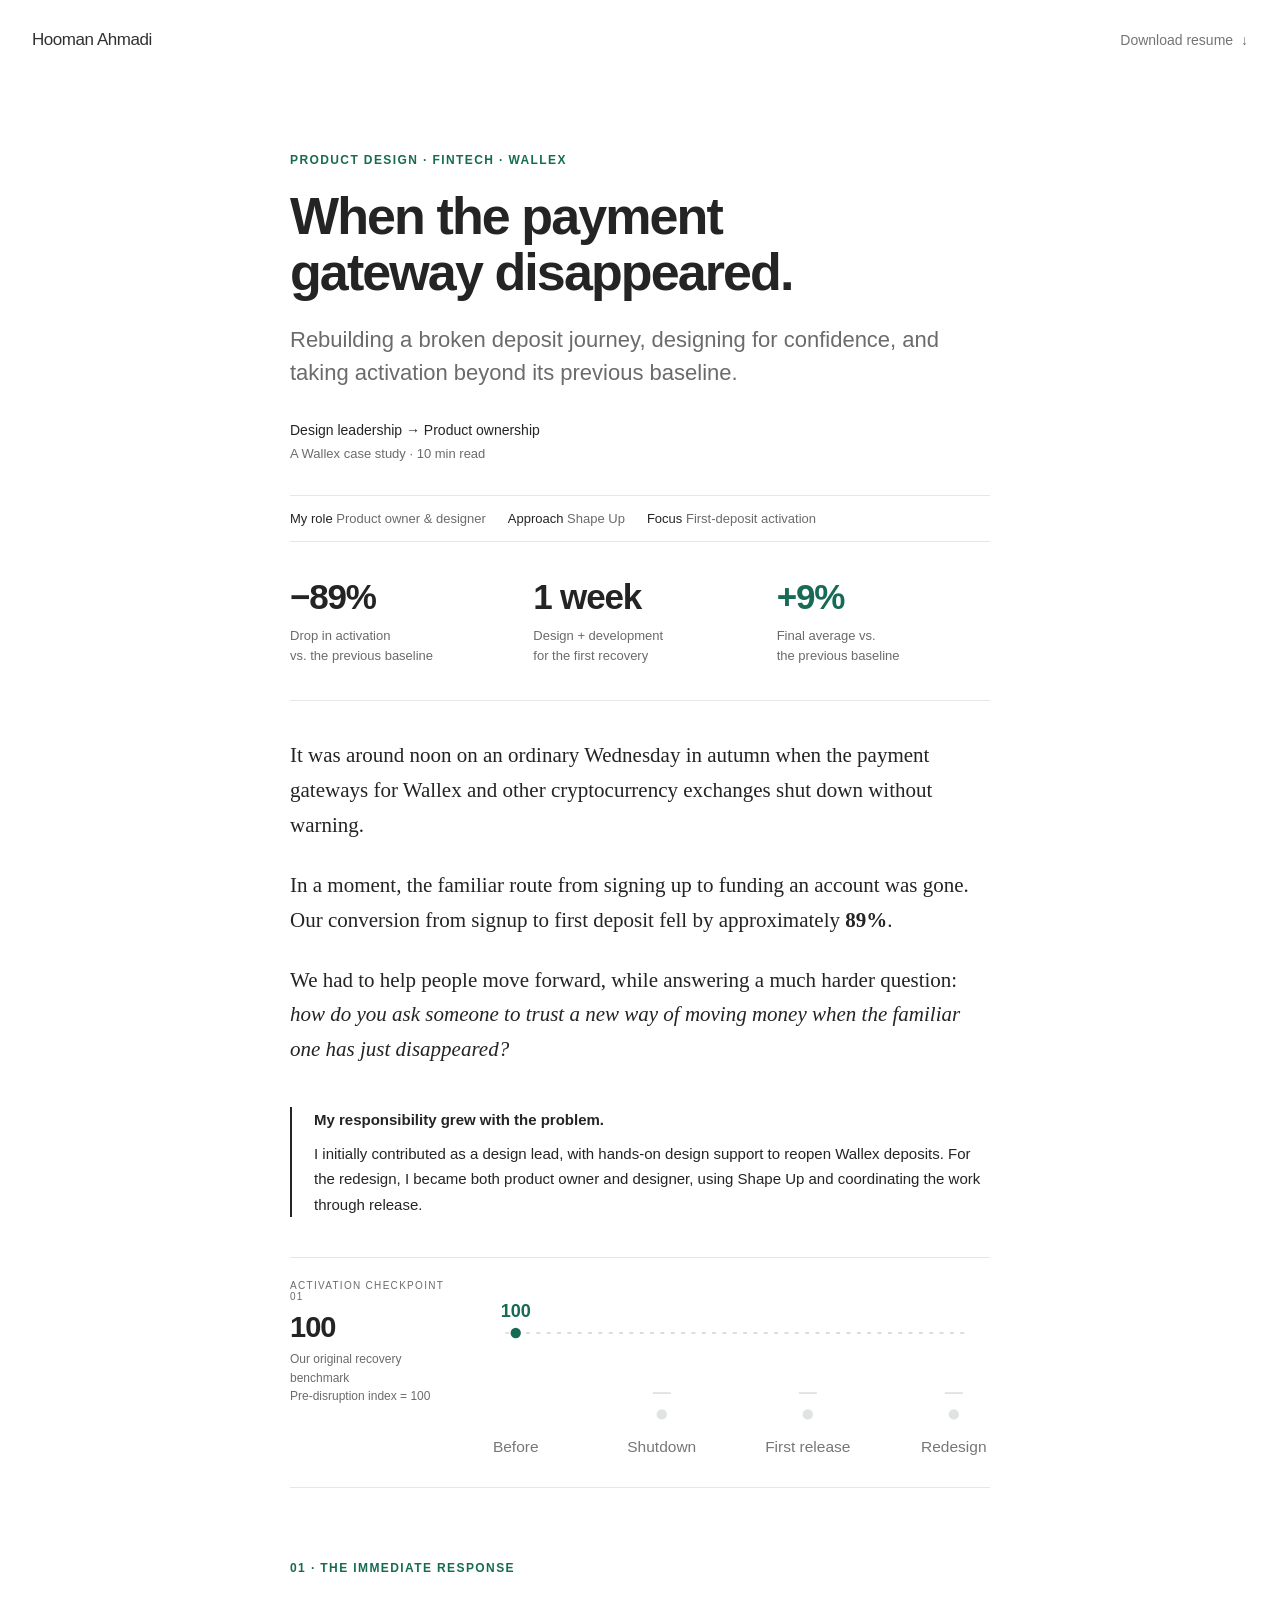
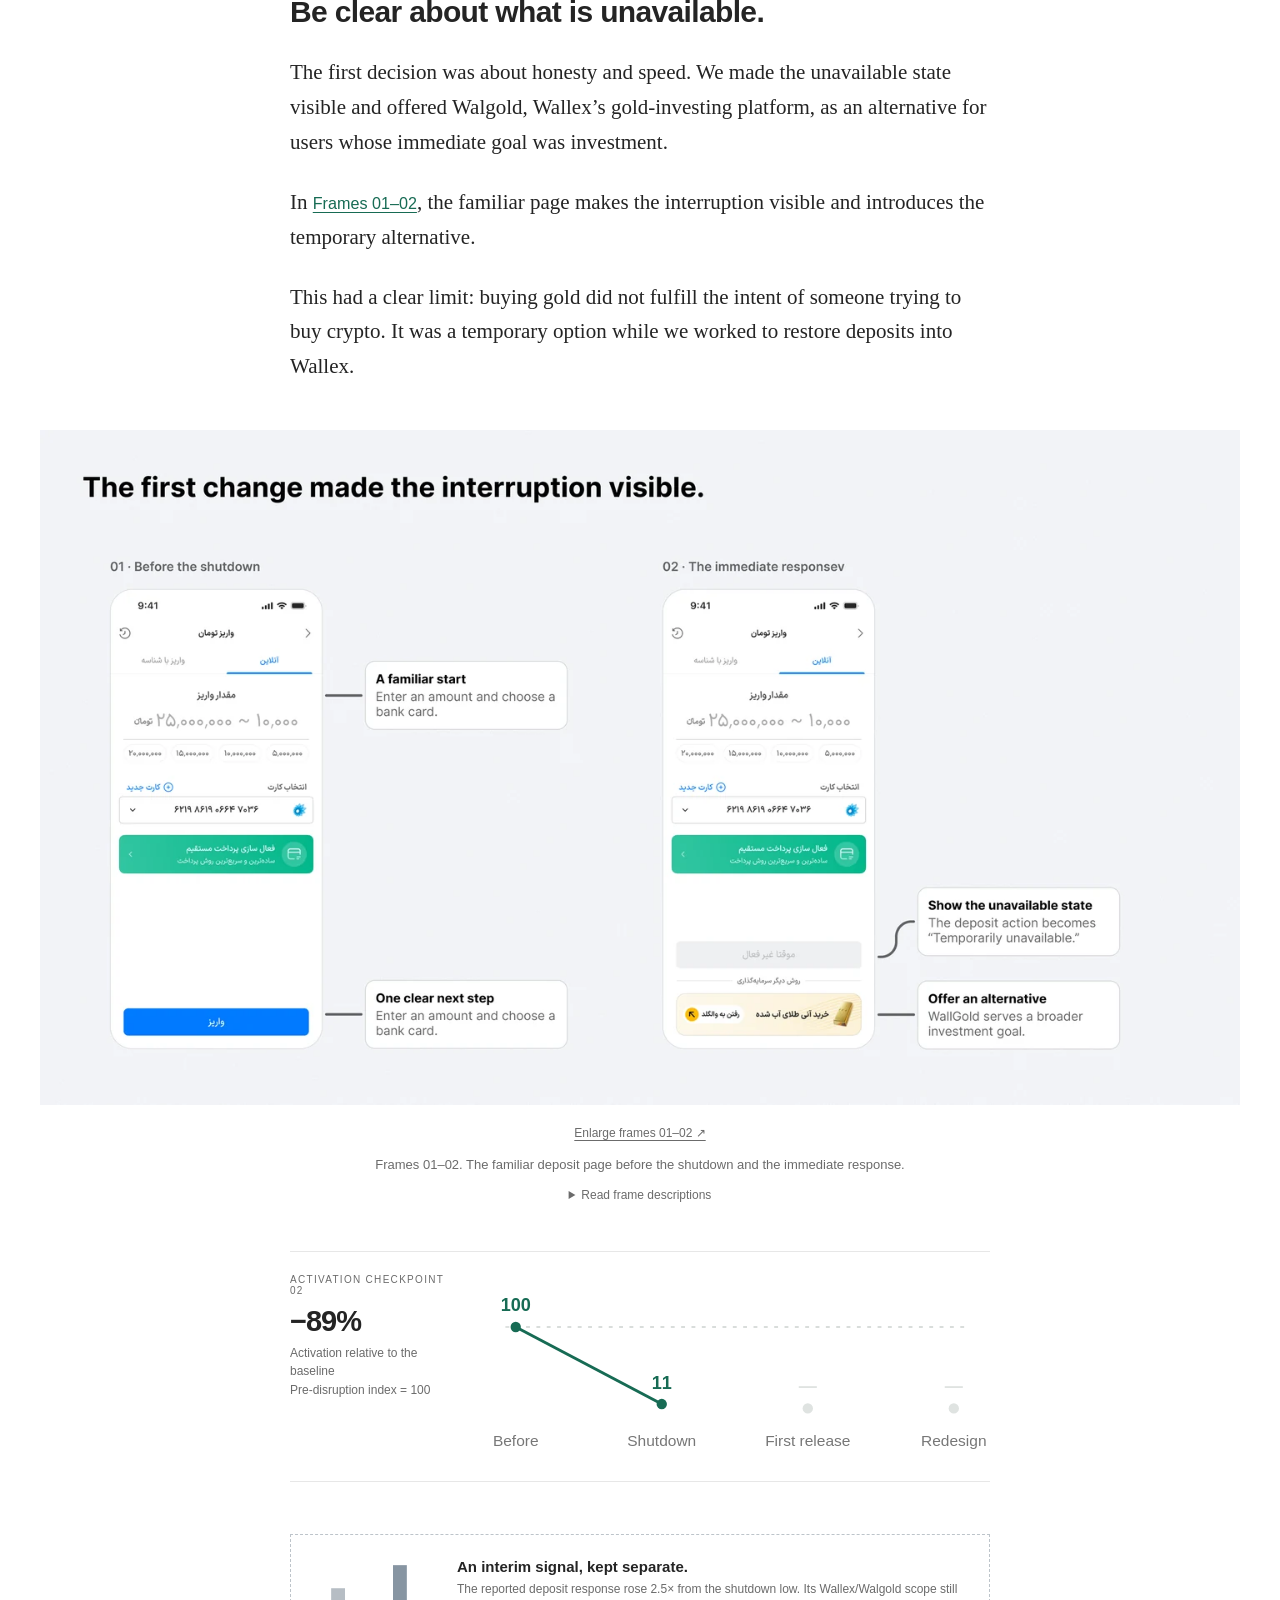
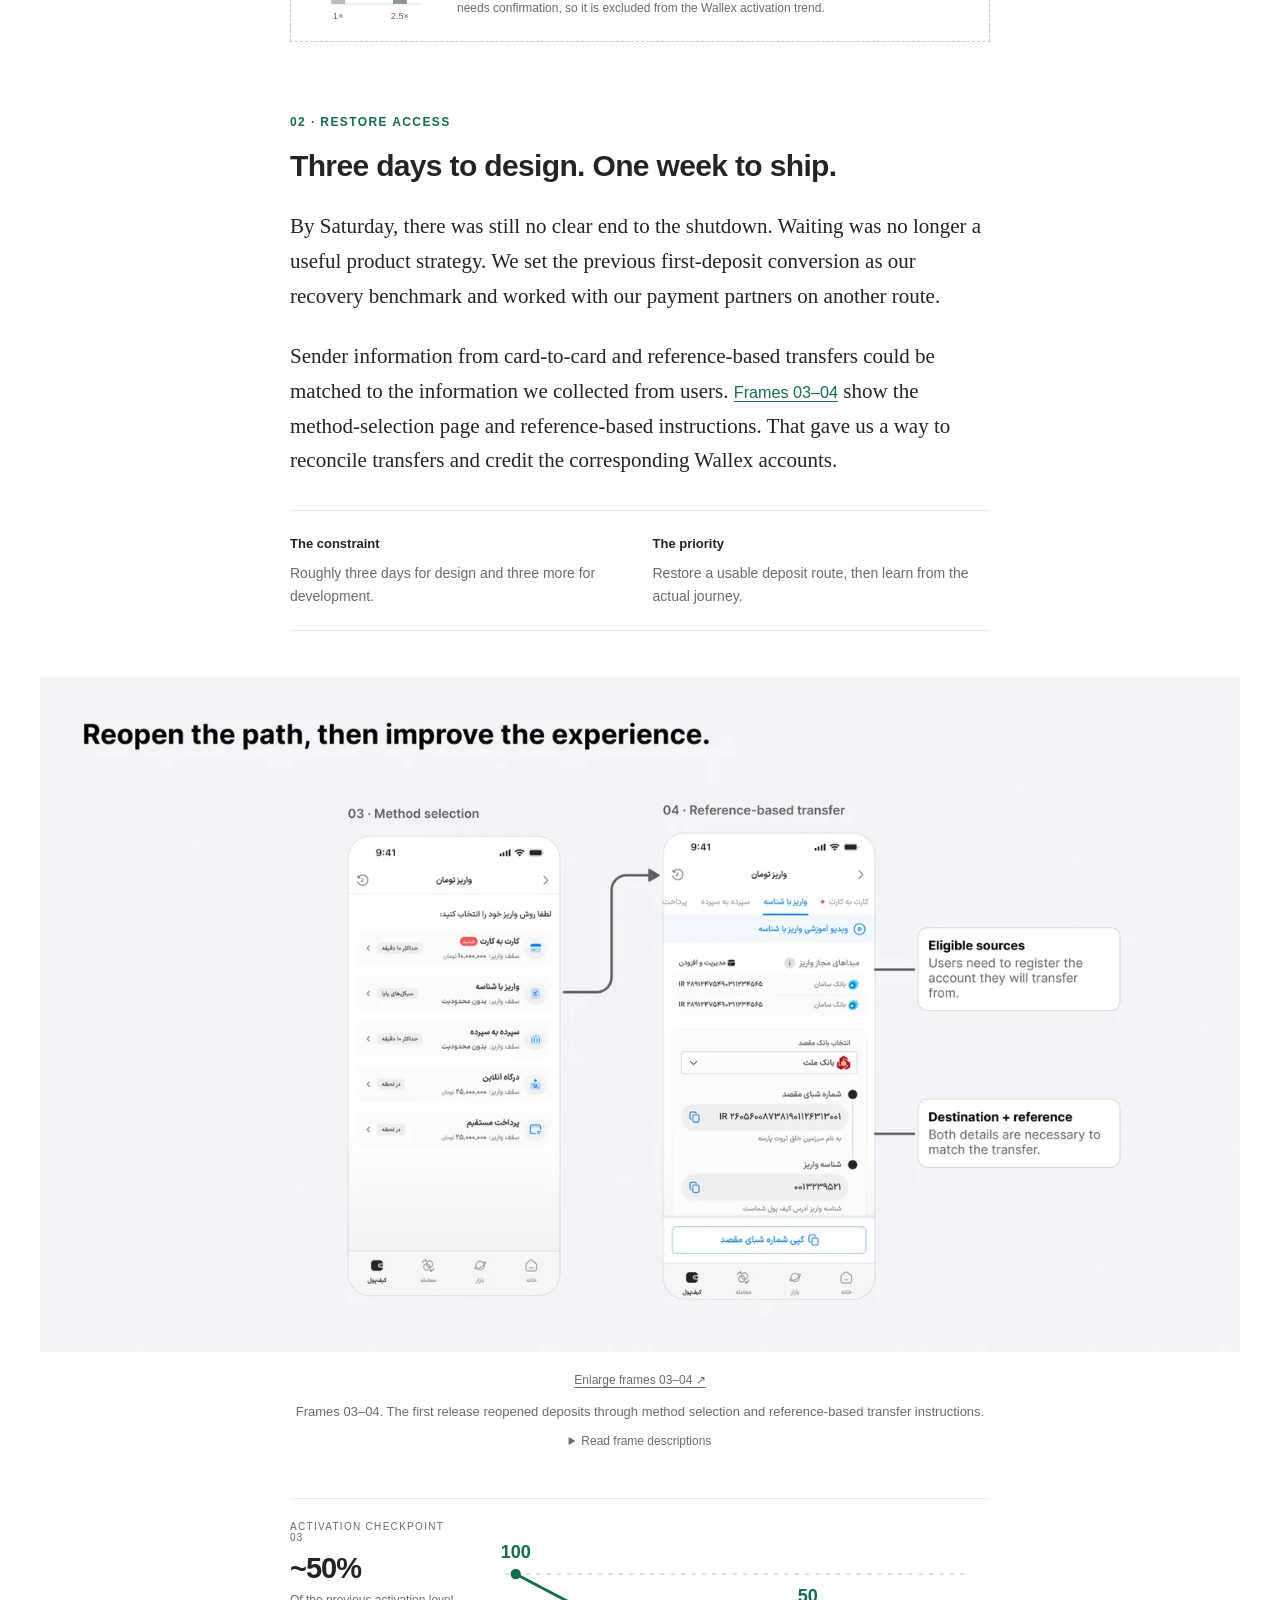
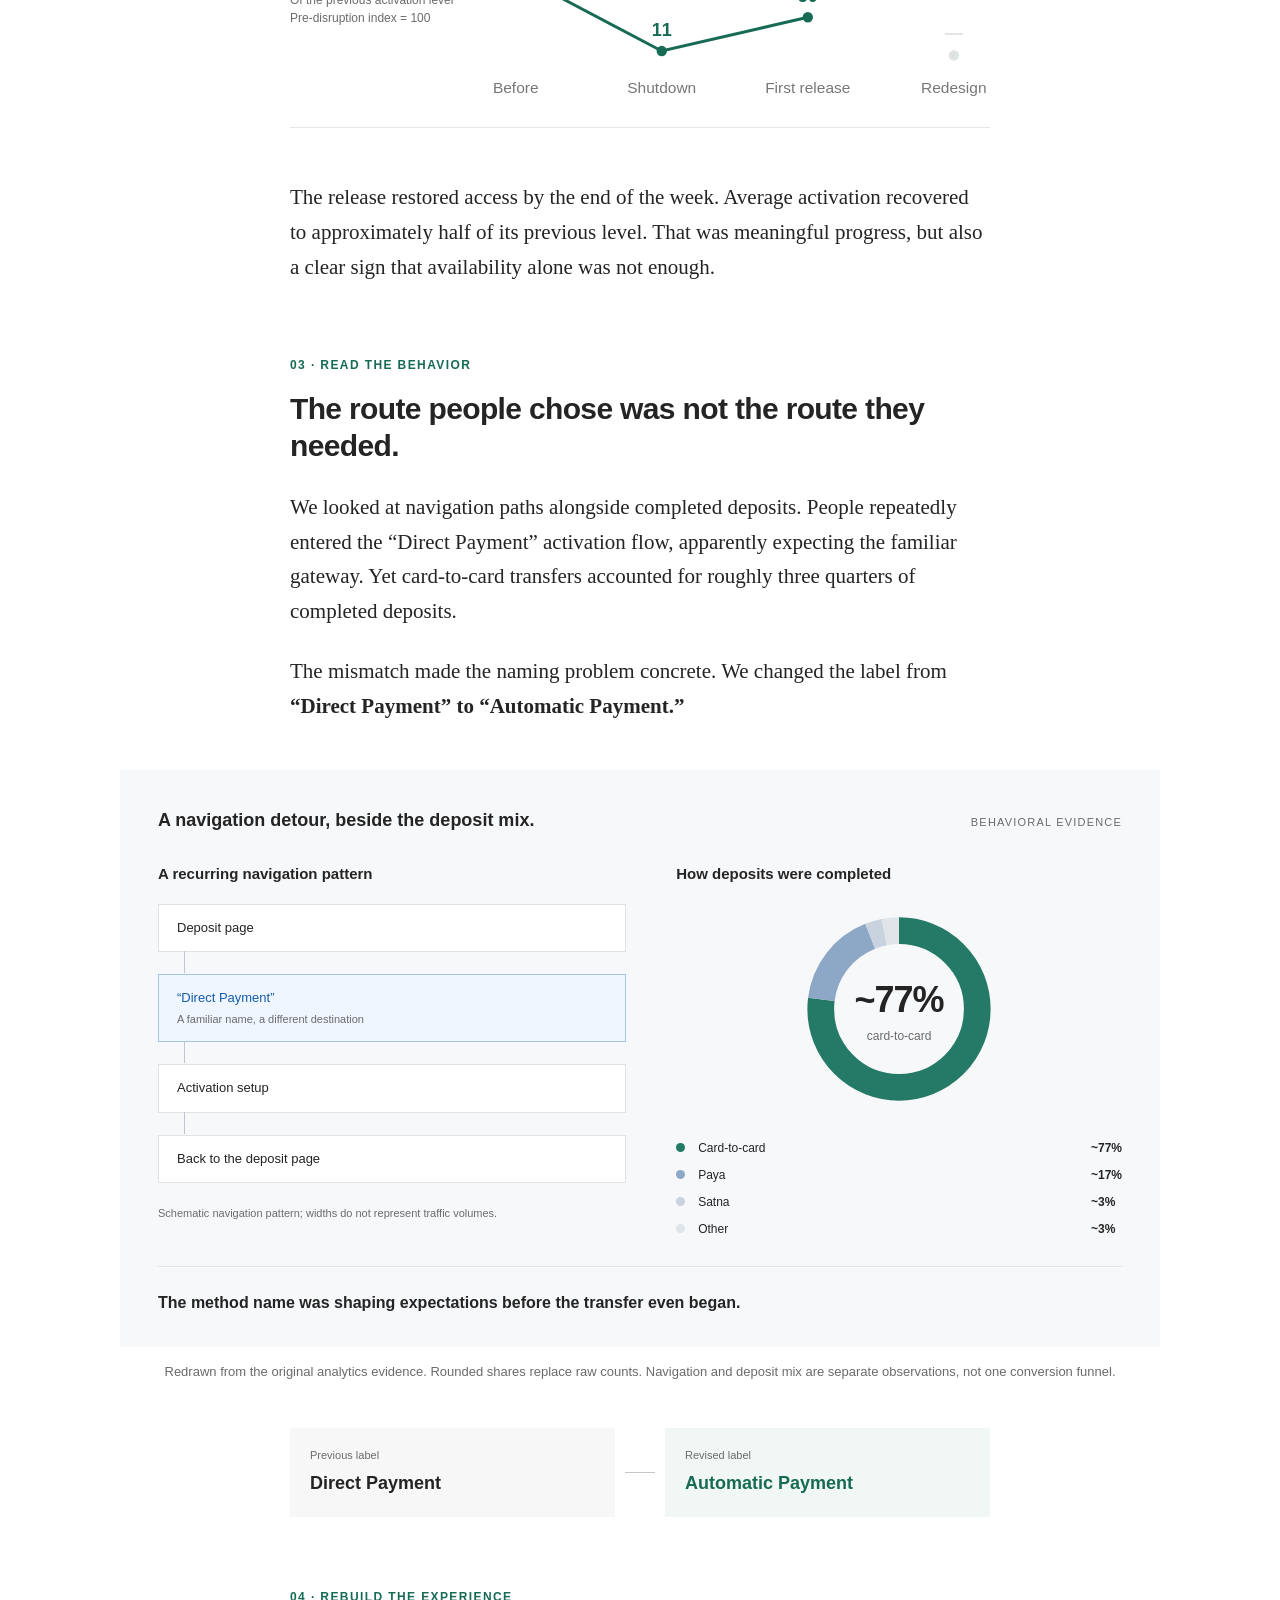
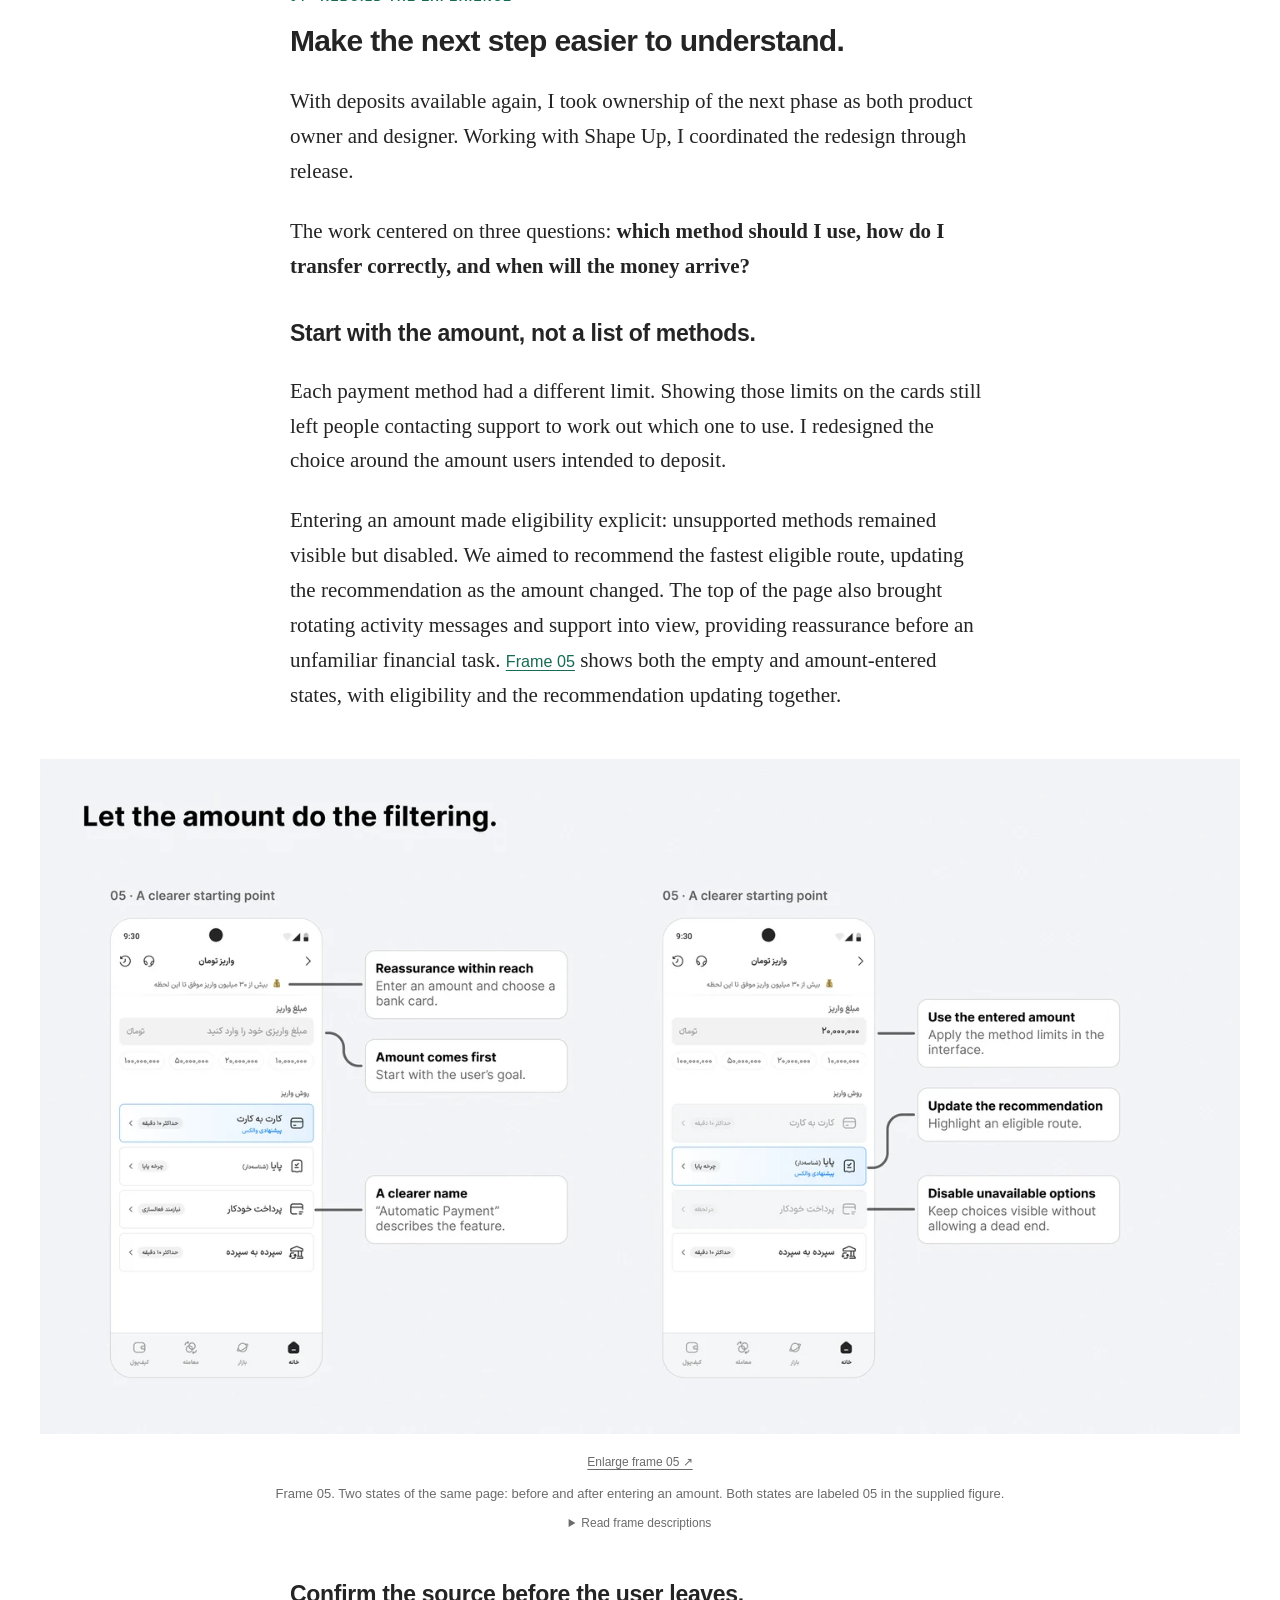
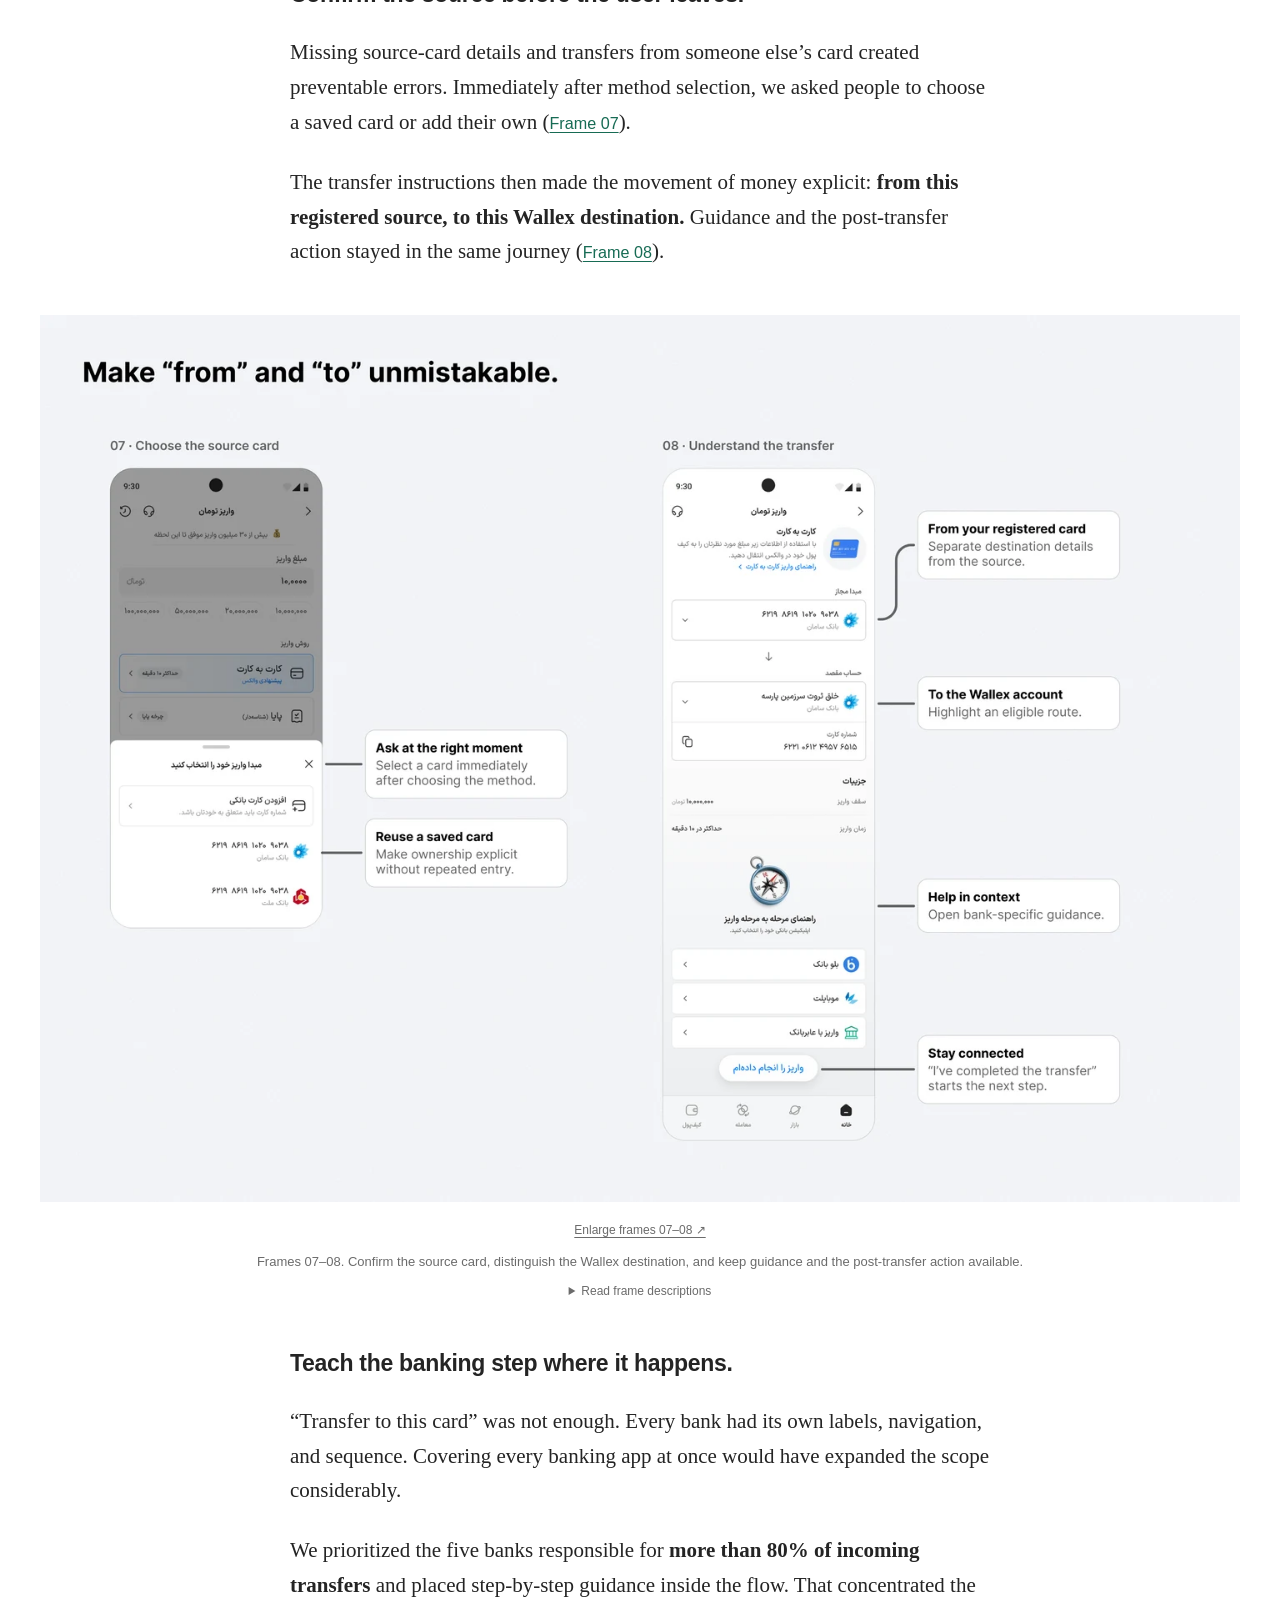
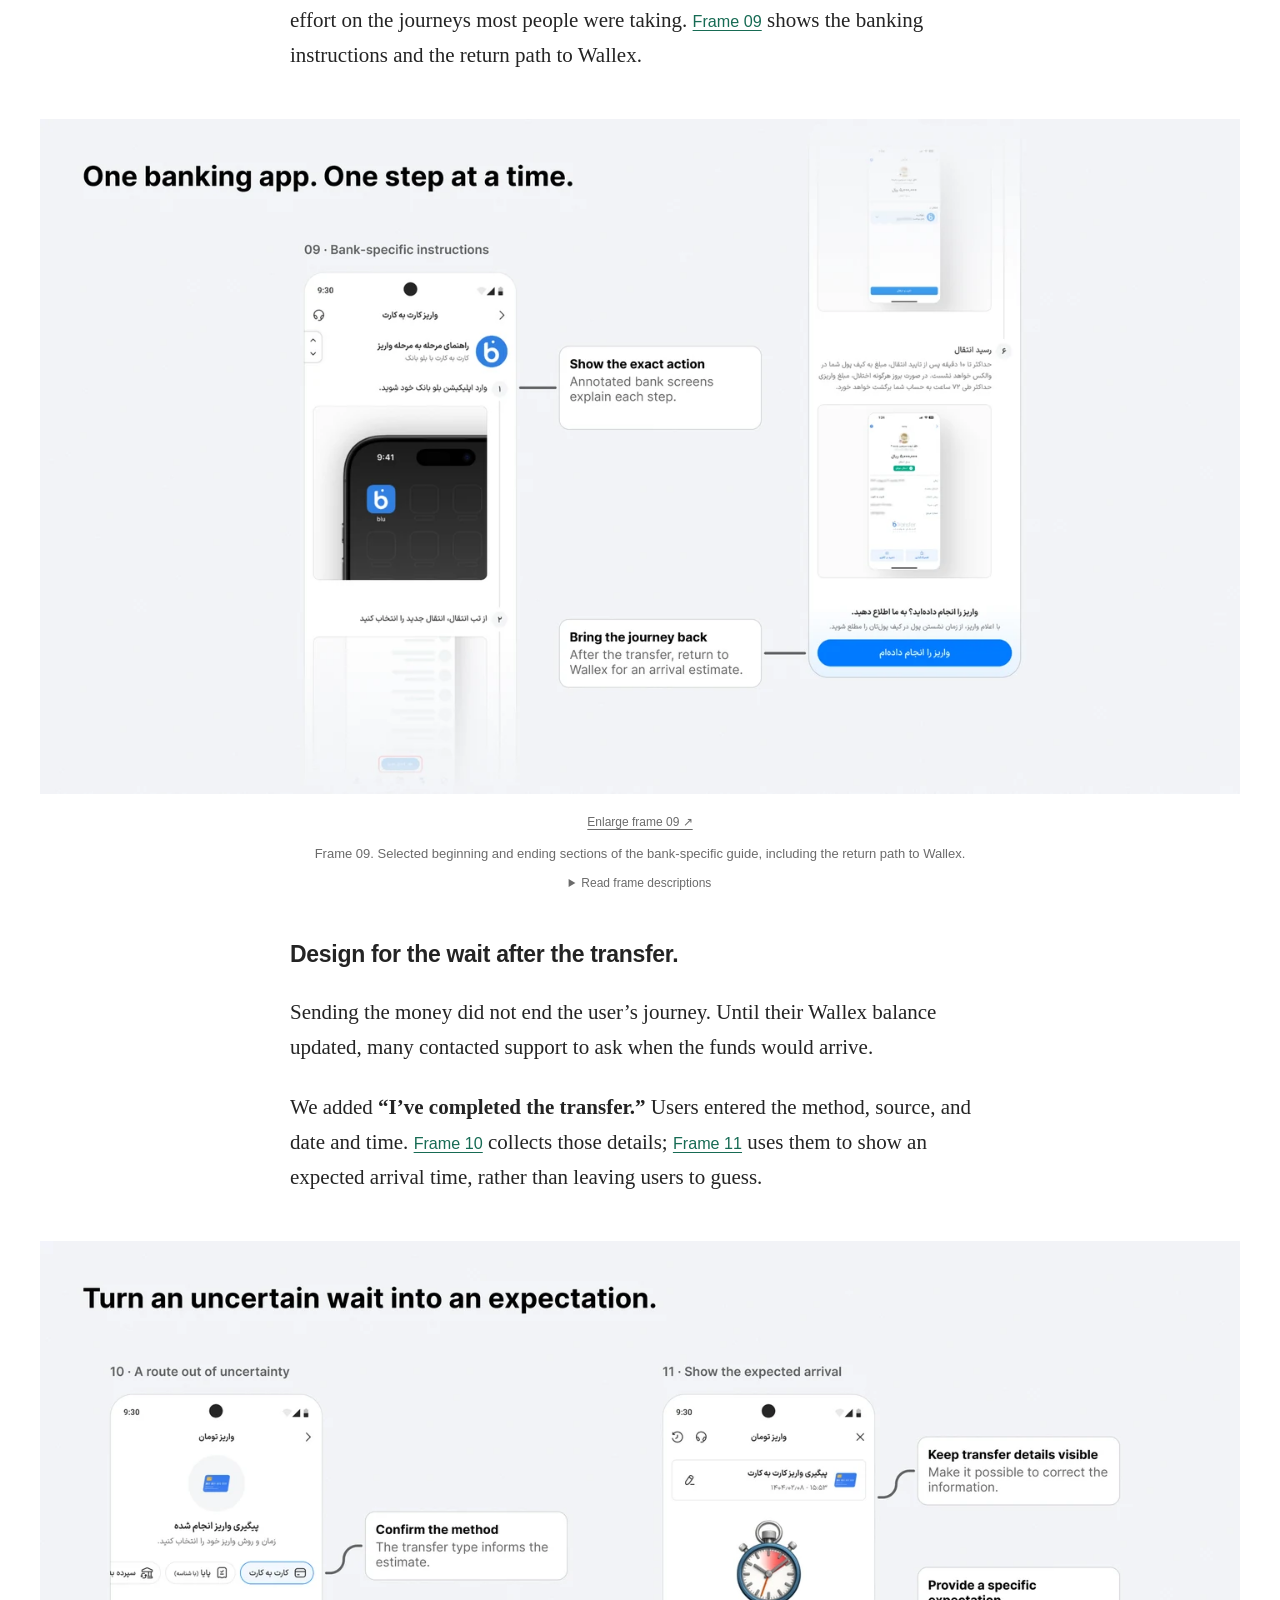
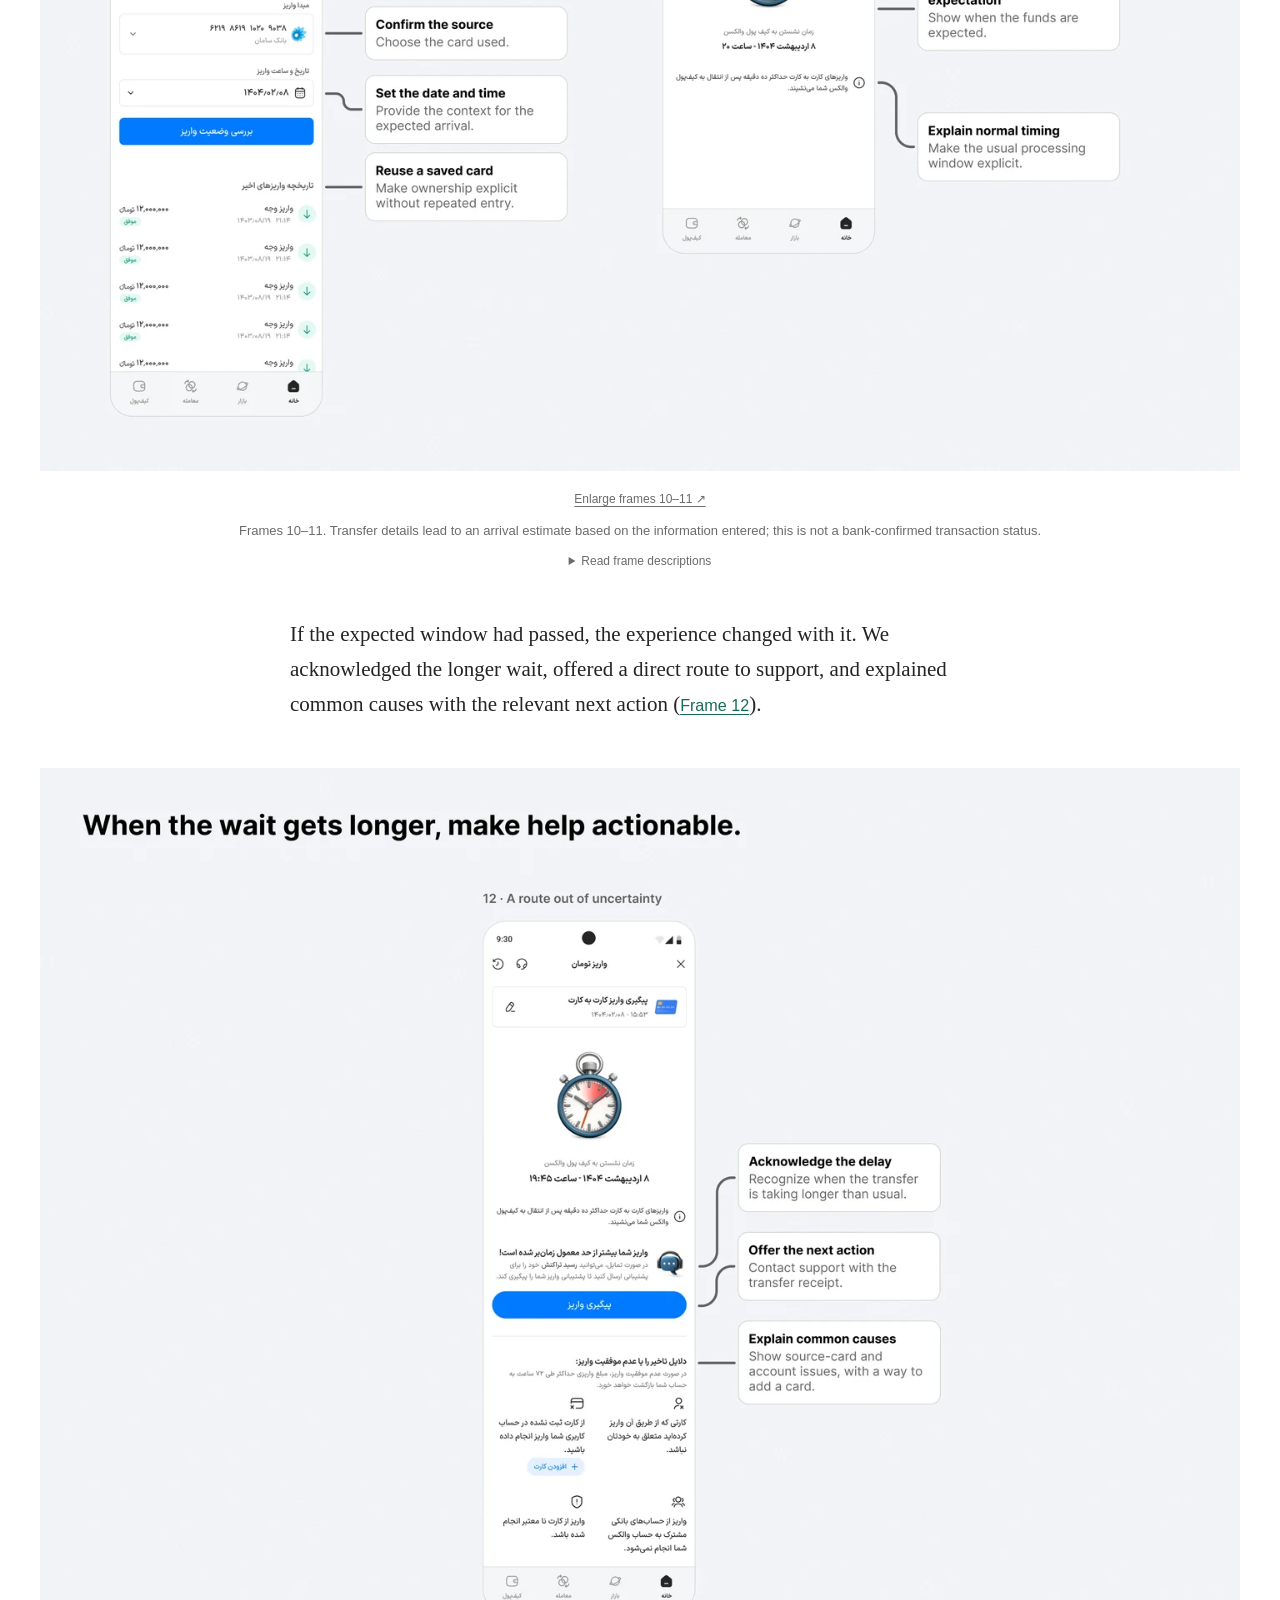
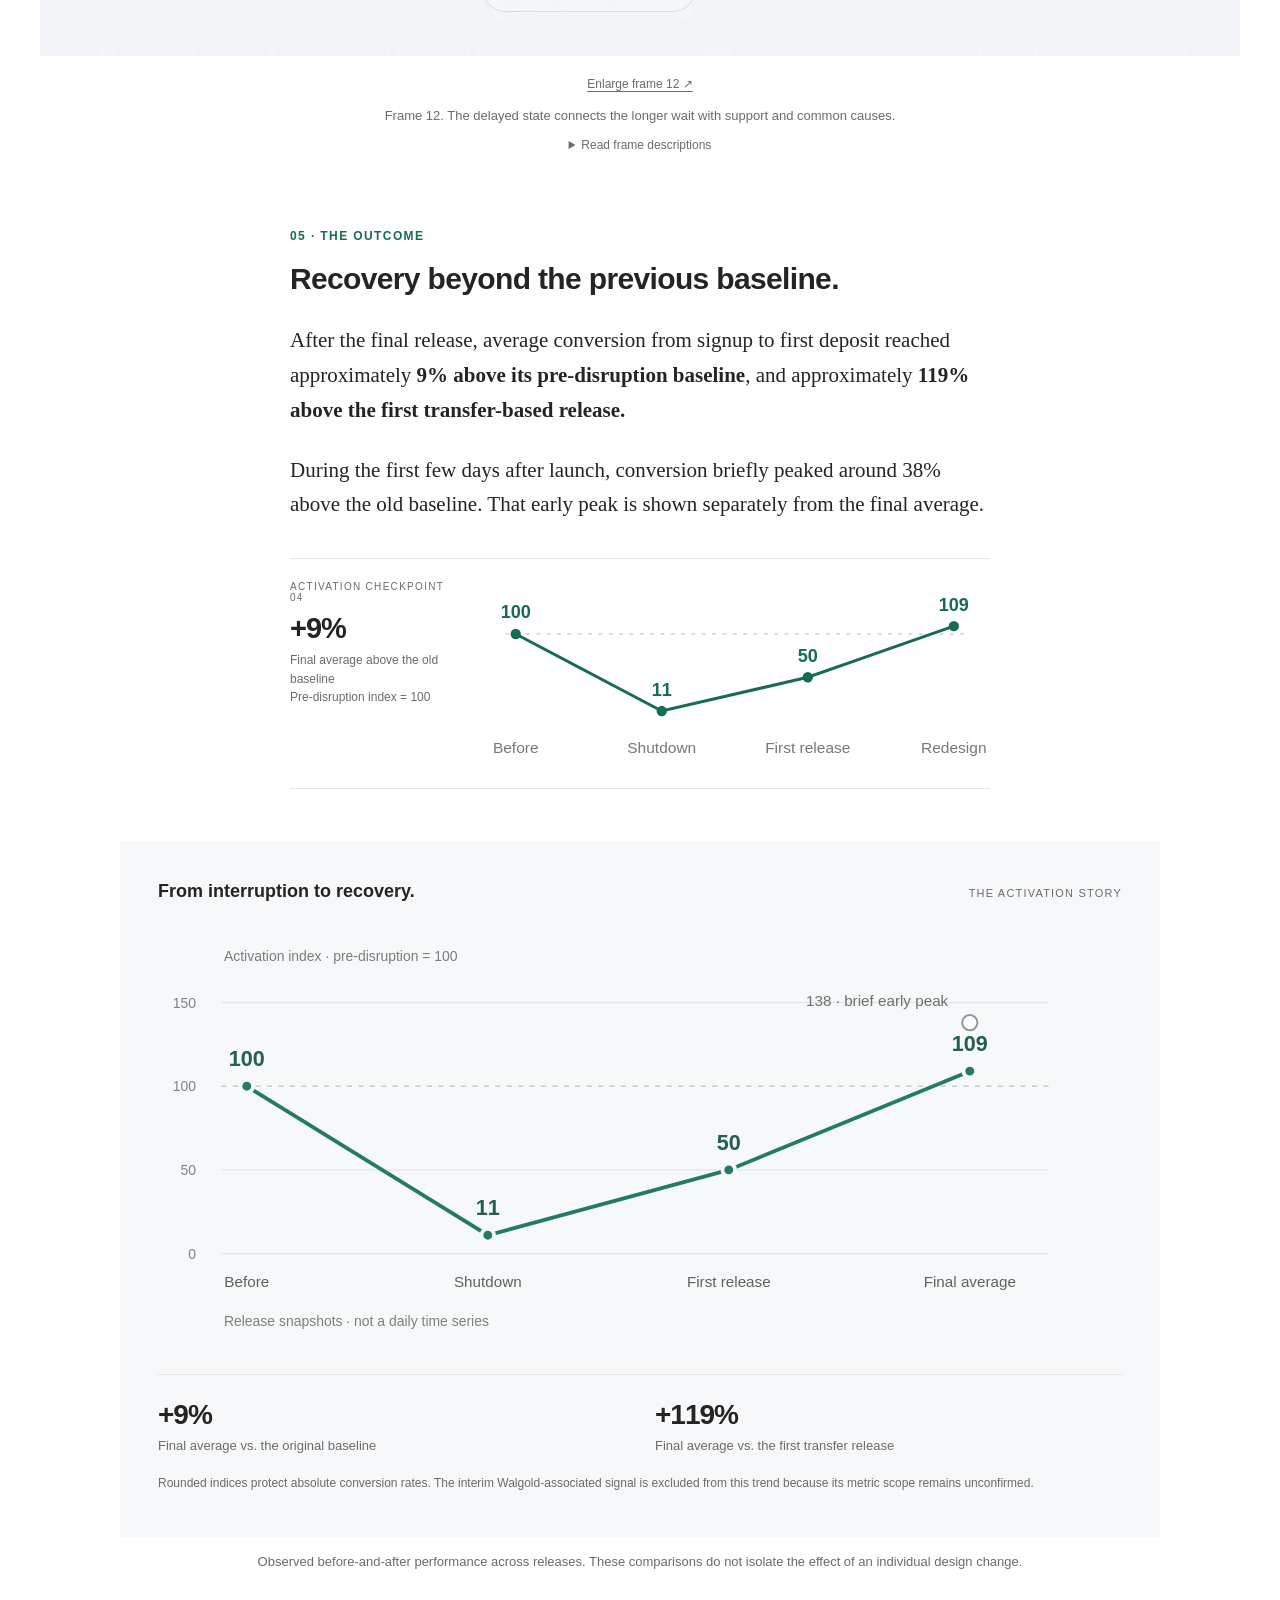
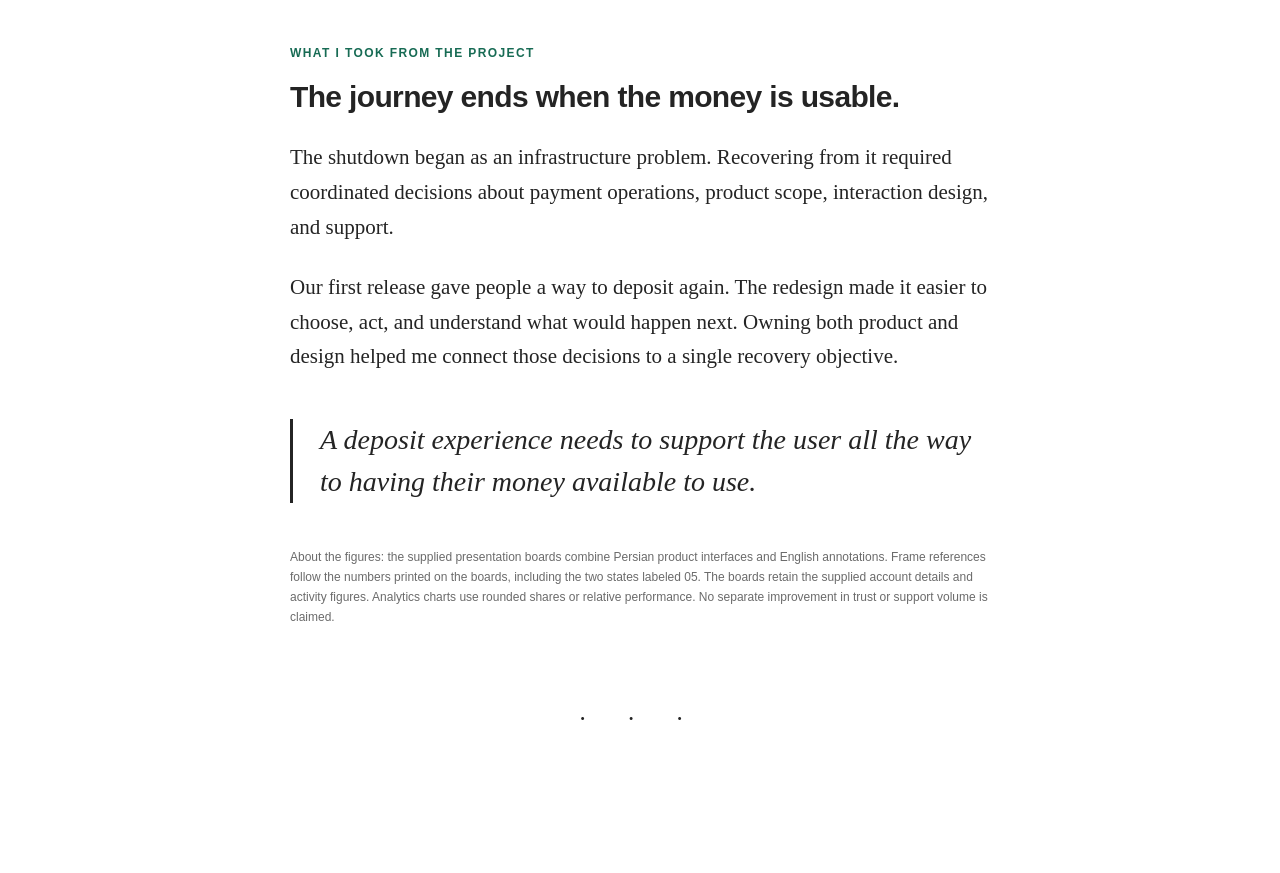
<file: work/wallex/index.html>
<!doctype html>
<html lang="en">
<head>
<meta charset="utf-8"><meta name="viewport" content="width=device-width, initial-scale=1">
<title>When the payment gateway disappeared · Wallex case study</title>
<meta name="description" content="Rebuilding the Wallex deposit experience after a sudden payment gateway shutdown. A case study in product ownership, design, and recovery.">
<link rel="icon" href="data:image/svg+xml,%3Csvg xmlns='http://www.w3.org/2000/svg' viewBox='0 0 32 32'%3E%3Crect width='32' height='32' rx='7' fill='%23232323'/%3E%3Ctext x='6' y='24' font-family='Georgia' font-size='25' fill='white'%3EW%3C/text%3E%3C/svg%3E">
<style>
:root{--ink:#242424;--muted:#6b6b6b;--line:#e7e7e7;--accent:#176b54;--blue:#1474e5;--paper:#fff;--panel:#f7f8fa;--sans:-apple-system,BlinkMacSystemFont,"Segoe UI",Arial,sans-serif;--serif:Georgia,"Times New Roman",serif}
*{box-sizing:border-box}html{scroll-behavior:auto;scroll-padding-top:90px}body{margin:0;color:var(--ink);background:var(--paper);font-family:var(--serif)}a{color:inherit;text-underline-offset:4px}button{font:inherit}.article-head,.prose{max-width:700px;margin:auto}.article-head{padding-top:72px}.eyebrow,.section-kicker{font:600 12px/1.4 var(--sans);letter-spacing:1.4px;text-transform:uppercase;color:var(--accent)}h1{font:750 clamp(36px,5vw,52px)/1.09 var(--sans);letter-spacing:-1.9px;margin:19px 0 22px}.dek{font:22px/1.5 var(--sans);color:var(--muted);margin:0}.byline{display:flex;align-items:center;gap:13px;margin:30px 0;font:14px/1.7 var(--sans)}.role-label{flex-shrink:0;font:600 12px/1.5 var(--sans);color:var(--muted);white-space:nowrap}.byline span{display:block;color:var(--muted);font-size:13px}.article-meta{border-top:1px solid var(--line);border-bottom:1px solid var(--line);padding:15px 0;display:flex;gap:22px;flex-wrap:wrap;font:13px var(--sans);color:var(--muted)}.article-meta b{color:var(--ink);font-weight:500}.prose{font-size:21px;line-height:1.66}.prose p{margin:25px 0}.prose h2{font:700 30px/1.25 var(--sans);letter-spacing:-.65px;margin:16px 0 25px}.prose h3{font:650 23px/1.35 var(--sans);margin:34px 0 16px;letter-spacing:-.3px}.section-kicker{margin-top:72px;display:block}.prose strong{font-weight:700}.intro{margin-top:37px}.wide{max-width:1040px;width:calc(100% - 48px);margin:46px auto}.figure-surface{background:var(--panel);padding:38px 38px 32px;overflow:hidden}.figure-top{display:flex;align-items:baseline;justify-content:space-between;gap:20px;margin-bottom:30px;font-family:var(--sans)}.figure-top h3{font-size:18px;line-height:1.4;margin:0;font-weight:650}.figure-top span{font-size:11px;letter-spacing:1.2px;color:var(--muted);text-transform:uppercase;white-space:nowrap}figcaption{font:13px/1.65 var(--sans);color:var(--muted);text-align:center;padding:14px 28px 0}.hero-stats{display:grid;grid-template-columns:repeat(3,1fr);gap:30px;padding:34px 0;border-bottom:1px solid var(--line);font-family:var(--sans)}.hero-stats strong{font-size:35px;letter-spacing:-1.2px;font-weight:650;display:block;line-height:1.2}.hero-stats span{font-size:13px;line-height:1.55;color:var(--muted);display:block;margin-top:8px}.hero-stats .positive{color:var(--accent)}.role{font:15px/1.7 var(--sans);border-left:2px solid var(--ink);padding-left:22px;margin:40px 0}.role strong{display:block;margin-bottom:8px}.role p{margin:0;font-size:15px}.endmark{text-align:center;font-size:25px;letter-spacing:18px;margin:70px 0}.site-footer{border-top:1px solid var(--line);max-width:700px;margin:60px auto 0;padding:25px 0 45px;font:13px/1.8 var(--sans);color:var(--muted)}:focus-visible{outline:3px solid var(--blue);outline-offset:5px}a:hover{color:var(--accent)}@media(max-width:760px){.article-head,.prose,.site-footer{margin-left:24px;margin-right:24px}.article-head{padding-top:42px}h1{letter-spacing:-1.3px}.dek{font-size:19px}.prose{font-size:19px;line-height:1.65}.prose h2{font-size:27px}.wide{width:100%;margin:32px auto}.figure-surface{padding:25px 20px}.figure-top{align-items:flex-start}.figure-top h3{font-size:16px}.figure-top span{font-size:10px}.hero-stats{gap:16px}.hero-stats strong{font-size:28px}.hero-stats span{font-size:12px}.section-kicker{margin-top:54px}}@media(prefers-reduced-motion:reduce){html{scroll-behavior:auto}}

.pair-board{display:grid;grid-template-columns:1fr 1fr;gap:38px}.screen-unit{min-width:0}.screen-label{font:600 11px/1.5 var(--sans);letter-spacing:1.1px;text-transform:uppercase;color:var(--muted);margin:0 0 15px}.screen-row{display:grid;grid-template-columns:minmax(0,235px) 1fr;gap:18px;align-items:start}.phone-wrap{min-width:0}.screen{position:relative;width:100%;border-radius:18px;overflow:hidden;background:#fff;box-shadow:0 8px 24px #1821380c;border:1px solid #e0e3e8;line-height:0}.screen img{display:block;width:100%;height:auto}.screen .pin{position:absolute;width:23px;height:23px;background:#242424;color:#fff;border:2px solid #fff;border-radius:50%;font:600 10px/19px var(--sans);text-align:center;transform:translate(-50%,-50%);box-shadow:0 2px 5px #0002;z-index:2}.screen .redact{position:absolute;background:#f0f1f3;border-radius:3px;border:1px solid #e9eaed;z-index:1}.screen .redact:after{content:'•••• •••• ••••';display:block;font:8px/1 var(--sans);color:#767b84;text-align:center;position:absolute;top:50%;left:50%;transform:translate(-50%,-50%);white-space:nowrap}.screen .redact.activity:after{content:'Activity indicator';font-size:8px}.notes{font:12px/1.55 var(--sans);padding-top:8px}.note{position:relative;margin-bottom:28px}.note:before{content:'';position:absolute;top:11px;left:-18px;width:12px;border-top:1px solid #a7afb9}.note .n{display:inline-block;font:600 10px/18px var(--sans);width:18px;height:18px;border-radius:50%;background:#242424;color:white;text-align:center;margin-bottom:7px}.note strong{font-weight:650;font-size:13px;display:block;margin-bottom:5px;line-height:1.4}.note p{margin:0;color:#626771}.zoom{display:block;background:none;border:0;padding:10px 0 0;color:var(--muted);font:11px/1.4 var(--sans);text-decoration:underline;text-underline-offset:3px;cursor:zoom-in}.zoom:hover{color:var(--ink)}.single-board{max-width:630px;margin:auto}.single-board .screen-row{grid-template-columns:280px 1fr;gap:48px}.single-board .notes{padding-top:26px;font-size:14px}.single-board .note{margin-bottom:45px}.single-board .note strong{font-size:15px}.single-board .note:before{left:-48px;width:38px}.scroll-screen{max-height:650px;overflow:auto;border-radius:18px;scrollbar-width:thin;scrollbar-color:#bbc2ca transparent;overscroll-behavior:contain}.scroll-hint{font:11px/1.5 var(--sans);color:var(--muted);text-align:center;margin-top:10px}.checkpoint{max-width:700px;margin:36px auto 52px;border-top:1px solid var(--line);border-bottom:1px solid var(--line);padding:22px 0;display:grid;grid-template-columns:170px 1fr;gap:26px;font-family:var(--sans)}.checkpoint-label{font-size:10px;letter-spacing:1.3px;text-transform:uppercase;color:var(--muted);display:block;margin-bottom:9px}.checkpoint strong{font-size:29px;letter-spacing:-1px;display:block}.checkpoint small{font-size:12px;line-height:1.55;display:block;color:var(--muted);margin-top:6px}.spark{width:100%;display:block;height:auto;overflow:visible}.spark text,.outcome-chart text{font-family:var(--sans)}.outcome-chart{width:100%;height:auto;display:block}.metric-note{font:12px/1.6 var(--sans);color:var(--muted);margin-top:17px}.bridge-metric{display:flex;gap:22px;align-items:center;border:1px dashed #bdc4ca;padding:20px 24px;margin:30px auto;max-width:700px;font-family:var(--sans)}.bridge-metric svg{flex:0 0 120px}.bridge-metric strong{font-size:15px;display:block;margin-bottom:5px}.bridge-metric p{font-size:12px;line-height:1.6;margin:0;color:var(--muted)}.scope{display:grid;grid-template-columns:1fr 1fr;gap:25px;padding:23px 0;border-block:1px solid var(--line);margin:32px 0;font:14px/1.6 var(--sans)}.scope strong{display:block;font-size:13px;margin-bottom:7px}.scope p{margin:0;font:14px/1.6 var(--sans);color:var(--muted)}.evidence-grid{display:grid;grid-template-columns:1.05fr 1fr;gap:50px;font-family:var(--sans)}.small-heading{font:650 15px/1.5 var(--sans);margin:0 0 18px}.path-step{border:1px solid #dfe3e7;background:#fff;padding:14px 18px;font:13px/1.4 var(--sans);position:relative;margin-bottom:22px}.path-step:not(:last-child):after{content:'';position:absolute;width:1px;height:22px;background:#bfc5cc;top:100%;left:25px}.path-step.active{border-color:#a3c3e9;background:#eff6ff;color:#165caa}.path-step small{display:block;font-size:11px;color:var(--muted);margin-top:5px}.flow-note{font:11px/1.5 var(--sans);color:var(--muted);margin-top:18px}.donut-wrap{position:relative;max-width:210px;margin:0 auto 25px}.donut-wrap svg{display:block;width:100%}.donut-label{position:absolute;inset:0;display:grid;align-content:center;text-align:center;font:12px/1.5 var(--sans);color:var(--muted)}.donut-label b{font-size:36px;letter-spacing:-1px;color:#242424}.legend{display:grid;grid-template-columns:12px 1fr auto;gap:9px 10px;align-items:center;font:12px/1.5 var(--sans)}.swatch{width:9px;height:9px;border-radius:50%}.legend b{font-weight:550}.finding{border-top:1px solid #e2e5e8;padding-top:24px;margin-top:28px;font:16px/1.5 var(--sans);font-weight:550}.naming{display:grid;grid-template-columns:1fr 30px 1fr;align-items:center;margin:30px 0;gap:10px;font-family:var(--sans)}.naming div{padding:18px 20px;background:#f7f7f7;font-size:18px;font-weight:550}.naming small{display:block;font-size:11px;color:var(--muted);font-weight:400;margin-bottom:5px}.naming .new{background:#f0f7f4;color:var(--accent)}.naming .rule{height:1px;background:#c4c9c6;padding:0}.quote{font:italic 28px/1.5 var(--serif);border-left:3px solid var(--ink);padding-left:27px;margin:45px 0}.outcome-highlights{display:grid;grid-template-columns:1fr 1fr;gap:30px;margin-top:28px;border-top:1px solid var(--line);padding-top:24px;font-family:var(--sans)}.outcome-highlights b{font-size:28px;font-weight:650;display:block;letter-spacing:-1px}.outcome-highlights span{font-size:13px;color:var(--muted);line-height:1.6;display:block;margin-top:5px}.annotation-footnote{font:12px/1.65 var(--sans);color:var(--muted)}dialog{padding:0;border:0;width:min(800px,94vw);max-height:94vh;background:#f5f6f8;border-radius:10px;box-shadow:0 20px 80px #0004}dialog::backdrop{background:#000a}.modal-bar{display:flex;justify-content:space-between;align-items:center;gap:25px;position:sticky;top:0;z-index:5;background:white;border-bottom:1px solid var(--line);padding:17px 20px;font:14px var(--sans)}.modal-bar button{background:#242424;color:white;border:0;border-radius:4px;padding:9px 15px;cursor:pointer;font:13px var(--sans)}.modal-body{padding:25px 25px 45px;max-width:570px;margin:auto}.modal-body .screen{box-shadow:none}.modal-body .pin{width:28px;height:28px;line-height:24px;font-size:12px}.modal-body .redact:after{font-size:12px}.print-note{display:none}.section-anchor{scroll-margin-top:40px}
@media(max-width:950px) and (min-width:761px){.pair-board{gap:25px}.screen-row{grid-template-columns:minmax(0,180px) 1fr;gap:14px}.notes{font-size:11px}.note{margin-bottom:19px}.note strong{font-size:12px}.figure-surface{padding:30px}}
@media(max-width:760px){.pair-board{grid-template-columns:1fr;gap:40px}.screen-row{grid-template-columns:minmax(0,240px) 1fr;gap:24px;max-width:540px;margin:auto}.notes{font-size:13px}.note strong{font-size:14px}.note:before{left:-22px;width:15px}.single-board .screen-row{grid-template-columns:minmax(0,240px) 1fr;gap:24px}.single-board .notes{padding-top:15px;font-size:13px}.single-board .note strong{font-size:14px}.single-board .note:before{left:-22px;width:15px}.single-board .note{margin-bottom:28px}.checkpoint{margin:30px 24px 45px;grid-template-columns:130px 1fr;gap:12px}.checkpoint strong{font-size:25px}.checkpoint-label{font-size:9px;letter-spacing:1px}.bridge-metric{margin:25px 24px;padding:15px;gap:15px}.bridge-metric svg{flex-basis:90px;width:90px}.evidence-grid{gap:28px}.scope{gap:20px}.outcome-highlights{gap:22px}.figure-top{margin-bottom:25px}.figure-top span{white-space:normal;text-align:right}.scroll-screen{max-height:590px}.site-footer{margin-top:45px}}
@media(max-width:440px){.article-head,.prose,.site-footer{margin-left:22px;margin-right:22px}.screen-row,.single-board .screen-row{grid-template-columns:minmax(0,190px) minmax(95px,1fr);gap:18px}.notes,.single-board .notes{font-size:11px;line-height:1.55}.note strong,.single-board .note strong{font-size:12px}.note,.single-board .note{margin-bottom:22px}.note .n{width:16px;height:16px;line-height:16px;font-size:9px;margin-bottom:4px}.screen .pin{width:19px;height:19px;font-size:8px;line-height:15px}.screen{border-radius:13px}.figure-surface{padding:24px 18px}.figure-top h3{font-size:15px;max-width:230px}.figure-top span{font-size:9px;letter-spacing:.8px}.screen-label{font-size:10px}.evidence-grid{grid-template-columns:1fr;gap:30px}.flow-list{display:grid;grid-template-columns:1fr 1fr;gap:10px}.path-step{margin:0;font-size:11px;padding:12px}.path-step:not(:last-child):after{display:none}.legend{max-width:280px;margin:auto}.donut-wrap{max-width:185px}.checkpoint{display:block}.checkpoint-info{display:flex;align-items:baseline;gap:12px;flex-wrap:wrap;margin-bottom:15px}.checkpoint-label{width:100%;margin:0}.checkpoint small{margin:0;font-size:11px}.checkpoint .spark{max-width:400px}.bridge-metric{margin:25px 22px}.bridge-metric strong{font-size:13px}.bridge-metric p{font-size:11px}.naming div{font-size:15px;padding:16px 14px}.naming{grid-template-columns:1fr 15px 1fr;gap:7px}.quote{font-size:25px;padding-left:20px}.hero-stats{gap:12px}.hero-stats strong{font-size:27px}.hero-stats span{font-size:11px}.byline{font-size:13px}.byline span{font-size:11px}.article-meta{font-size:11px;gap:13px}.modal-body{padding:18px 10px}.modal-bar{font-size:12px}}
@media print{.site-header,dialog,.zoom{display:none}.article-head{padding-top:20px}.wide,.checkpoint,.prose{break-inside:avoid}.scroll-screen{max-height:none}.print-note{display:block}.figure-surface{-webkit-print-color-adjust:exact;print-color-adjust:exact}}

.screen-row{position:relative}.phone-wrap,.notes{position:relative;z-index:1}.notes{background:var(--panel)}.note:before,.single-board .note:before{display:none}.connectors{position:absolute;inset:0;width:100%;height:100%;pointer-events:none;overflow:visible;z-index:0}.mobile-outcome{display:none}
@media(max-width:540px){.outcome-chart{display:none}.mobile-outcome{display:grid;gap:19px;font:13px/1.5 var(--sans)}.bar-label{display:flex;justify-content:space-between;margin-bottom:7px}.bar-track{height:7px;background:#e1e6e3}.bar-value{height:100%;background:#247a66}.bar-peak{margin-top:5px;padding-top:15px;border-top:1px dashed #c9ceca;font-size:12px;color:#67726c}.mobile-outcome .axis-note{font-size:12px;color:#6b6b6b;margin:0 0 6px}}

.illustrated-figure{position:relative;max-width:1200px;scroll-margin-top:30px}.frame-target{position:absolute;top:0;scroll-margin-top:30px}.board-open{display:block;width:100%;border:0;padding:0;background:#f4f5f6;cursor:zoom-in;color:inherit;line-height:0}.board-image{display:block;width:100%;height:auto}.board-open:focus-visible{outline-offset:4px}.figure-actions{display:flex;justify-content:center;padding-top:12px}.board-zoom{font:12px/1.5 var(--sans);color:var(--muted);background:none;border:0;padding:7px 12px;text-decoration:underline;text-underline-offset:3px;cursor:zoom-in}.frame-ref{font:500 .77em/1.4 var(--sans);white-space:nowrap;color:var(--accent);text-decoration:underline;text-decoration-thickness:1px;text-underline-offset:3px}.figure-description{max-width:700px;margin:10px auto 0;padding:0 24px;font:12px/1.6 var(--sans);color:var(--muted)}.figure-description summary{cursor:pointer;text-align:center}.figure-description dl{margin:15px 0 0}.figure-description dt{font-weight:600;color:var(--ink);margin-top:10px}.figure-description dd{margin:3px 0 12px}.illustrated-figure figcaption{padding-top:5px}.board-dialog{width:min(1440px,96vw);max-width:none;max-height:94vh;overflow:hidden;border-radius:8px}.board-dialog .modal-bar{padding:12px 16px;font:13px/1.4 var(--sans);gap:12px}.modal-controls{display:flex;gap:8px;align-items:center}.modal-controls button{white-space:nowrap}.modal-controls #toggle-zoom{background:#f1f3f2;color:#242424;border:1px solid #d9deda}.board-dialog .modal-body{padding:0;max-width:none;max-height:calc(94vh - 66px);overflow:auto;overscroll-behavior:contain;touch-action:pan-x pan-y}.board-dialog .modal-body img{display:block;width:100%;height:auto;max-width:none}.board-dialog .modal-body.is-zoomed img{width:var(--zoom-width,2400px)}.board-dialog .modal-body:focus-visible{outline-offset:-3px}.board-dialog .modal-hint{font:11px/1.4 var(--sans);padding:10px 14px;color:var(--muted);margin:0;background:white}.board-dialog .modal-body.is-zoomed{max-height:calc(94vh - 66px)}
@media(max-width:760px){.illustrated-figure{width:100%;margin:32px auto}.illustrated-figure figcaption{padding:5px 22px 0}.board-dialog .modal-bar{align-items:flex-start;flex-wrap:wrap}.board-dialog .modal-bar strong{flex-basis:100%}.modal-controls{margin-left:auto}.board-dialog .modal-body,.board-dialog .modal-body.is-zoomed{max-height:calc(94vh - 110px)}.board-zoom{font-size:12px}.figure-description{padding:0 22px}}
@media print{.board-zoom,.board-dialog,.figure-description{display:none}.illustrated-figure{break-inside:avoid;width:100%}.board-open{-webkit-print-color-adjust:exact;print-color-adjust:exact}}
</style>
<style data-portfolio-navigation>
/* Shared portfolio navigation on the landing page and every case study. */
header.site-header {
  box-sizing: border-box;
  display: flex;
  flex-direction: row;
  align-items: center;
  justify-content: space-between;
  gap: 20px;
  width: 100%;
  max-width: 1800px;
  height: 80px;
  min-height: 0;
  margin: 0 auto;
  padding: 0 32px;
  border: 0;
  color: #303131;
  font: 14px/1.5 Arial, Helvetica, sans-serif;
}
.page-shell > header.site-header { padding-inline: 0; }
header.site-header a.wordmark {
  color: #303131;
  font: 500 17px/1.5 Arial, Helvetica, sans-serif;
  letter-spacing: -.45px;
  text-decoration: none;
  white-space: nowrap;
}
header.site-header nav {
  display: flex;
  align-items: center;
  justify-content: flex-end;
  width: auto;
  gap: 0;
  font: 14px/1.5 Arial, Helvetica, sans-serif;
}
header.site-header nav a {
  display: inline-block;
  padding: 10px 0;
  color: #737575;
  text-decoration: none;
  white-space: nowrap;
}
header.site-header .resume-link span { margin-left: 4px; }
header.site-header a:hover { color: #416756; }
header.site-header a:focus-visible {
  outline: 2px solid #416756;
  outline-offset: 6px;
  border-radius: 2px;
}
body.case-study-page { padding-bottom: 64px; }
@media (min-width: 1500px) {
  header.site-header { height: 88px; padding-inline: 40px; }
}
@media (max-width: 1050px) {
  header.site-header { padding-inline: 25px; }
}
@media (max-width: 700px) {
  header.site-header { height: 72px; gap: 16px; padding-inline: 20px; }
  header.site-header a.wordmark { font-size: 16px; }
  header.site-header nav { font-size: 13px; }
  body.case-study-page { padding-bottom: 48px; }
}
@media print { header.site-header { display: none; } }
</style>
</head>
<body class="case-study-page" id="top">
<header class="site-header">
      <a class="wordmark" href="/" aria-label="Hooman Ahmadi, home">Hooman Ahmadi</a>
      <nav aria-label="Main navigation">
        <a class="resume-link" href="/assets/resume/Hooman-Ahmadi-Resume.pdf" download="Hooman-Ahmadi-Resume.pdf" type="application/pdf" aria-label="Download resume — Hooman Ahmadi (PDF)">Download resume <span aria-hidden="true">↓</span></a>
      </nav>
    </header>
<main>
<div class="article-head"><div class="eyebrow">Product design · Fintech · Wallex</div><h1>When the payment<br>gateway disappeared.</h1><p class="dek">Rebuilding a broken deposit journey, designing for confidence, and taking activation beyond its previous baseline.</p><div class="byline"><div>Design leadership → Product ownership<span>A Wallex case study · 10 min read</span></div></div><div class="article-meta"><span><b>My role</b> Product owner & designer</span><span><b>Approach</b> Shape Up</span><span><b>Focus</b> First-deposit activation</span></div><div class="hero-stats"><div><strong>−89%</strong><span>Drop in activation<br>vs. the previous baseline</span></div><div><strong>1 week</strong><span>Design + development<br>for the first recovery</span></div><div><strong class="positive">+9%</strong><span>Final average vs.<br>the previous baseline</span></div></div></div>
<section class="prose intro" id="story"><p>It was around noon on an ordinary Wednesday in autumn when the payment gateways for Wallex and other cryptocurrency exchanges shut down without warning.</p><p>In a moment, the familiar route from signing up to funding an account was gone. Our conversion from signup to first deposit fell by approximately <strong>89%</strong>.</p><p>We had to help people move forward, while answering a much harder question: <em>how do you ask someone to trust a new way of moving money when the familiar one has just disappeared?</em></p><div class="role"><strong>My responsibility grew with the problem.</strong><p>I initially contributed as a design lead, with hands-on design support to reopen Wallex deposits. For the redesign, I became both product owner and designer, using Shape Up and coordinating the work through release.</p></div></section>
<aside class="checkpoint"><div class="checkpoint-info"><span class="checkpoint-label">Activation checkpoint 01</span><strong>100</strong><small>Our original recovery benchmark<br>Pre-disruption index = 100</small></div><svg class="spark" viewBox="0 0 390 143" role="img" aria-label="Activation index: baseline 100, shutdown 11, first release 50, final average 109. Current checkpoint 1."><line x1="15" y1="41.0" x2="375" y2="41.0" stroke="#cdd2d0" stroke-dasharray="3 5"/><polyline points="23,41.0" fill="none" stroke="#176b54" stroke-width="2.3"/><circle cx="23" cy="41.0" r="4" fill="#176b54"/><text x="23" y="29.0" text-anchor="middle" fill="#176b54" font-size="14" font-weight="600">100</text><text x="23" y="133" text-anchor="middle" fill="#777" font-size="12">Before</text><circle cx="136" cy="104" r="4" fill="#dfe3e1"/><text x="136" y="91" text-anchor="middle" fill="#dfe3e1" font-size="14" font-weight="600">—</text><text x="136" y="133" text-anchor="middle" fill="#777" font-size="12">Shutdown</text><circle cx="249" cy="104" r="4" fill="#dfe3e1"/><text x="249" y="91" text-anchor="middle" fill="#dfe3e1" font-size="14" font-weight="600">—</text><text x="249" y="133" text-anchor="middle" fill="#777" font-size="12">First release</text><circle cx="362" cy="104" r="4" fill="#dfe3e1"/><text x="362" y="91" text-anchor="middle" fill="#dfe3e1" font-size="14" font-weight="600">—</text><text x="362" y="133" text-anchor="middle" fill="#777" font-size="12">Redesign</text></svg></aside>
<section class="prose" ><span class="section-kicker">01 · The immediate response</span><h2>Be clear about what is unavailable.</h2><p>The first decision was about honesty and speed. We made the unavailable state visible and offered Walgold, Wallex’s gold-investing platform, as an alternative for users whose immediate goal was investment.</p><p>In <a class="frame-ref" href="#frame-01">Frames 01–02</a>, the familiar page makes the interruption visible and introduces the temporary alternative.</p><p>This had a clear limit: buying gold did not fulfill the intent of someone trying to buy crypto. It was a temporary option while we worked to restore deposits into Wallex.</p></section>
<figure class="wide illustrated-figure" id="board-immediate-response" data-frames="01,02"><span class="frame-target" id="frame-01"></span><span class="frame-target" id="frame-02"></span><button class="board-open" type="button" data-board="immediate-response" data-title="Frames 01–02 · The first change made the interruption visible." aria-label="Enlarge frames 01–02" aria-haspopup="dialog"><img class="board-image" id="board-image-immediate-response" src="assets/annotated-boards/responsive/immediate-response-960.webp" alt="Frames 01–02. The first change made the interruption visible. Annotated Persian Wallex product interfaces with English explanations." width="3840" height="2160" loading="lazy" decoding="async" srcset="assets/annotated-boards/responsive/immediate-response-640.webp 640w, assets/annotated-boards/responsive/immediate-response-960.webp 960w, assets/annotated-boards/responsive/immediate-response-1440.webp 1440w, assets/annotated-boards/responsive/immediate-response-2080.webp 2080w, assets/annotated-boards/responsive/immediate-response-2400.webp 2400w" sizes="(max-width: 1200px) 100vw, 1200px" data-full-src="assets/annotated-boards/immediate-response.webp"></button><div class="figure-actions"><button class="board-zoom" type="button" data-board="immediate-response" data-title="Frames 01–02 · The first change made the interruption visible." aria-haspopup="dialog">Enlarge frames 01–02 ↗</button></div><figcaption>Frames 01–02. The familiar deposit page before the shutdown and the immediate response.</figcaption><details class="figure-description"><summary>Read frame descriptions</summary><dl><dt>Frame 01 · Before the shutdown</dt><dd>Enter an amount, choose a registered bank card, and continue to the online gateway.</dd><dt>Frame 02 · The immediate response</dt><dd>Show that deposits are temporarily unavailable and offer Walgold for a broader investment goal.</dd></dl></details></figure>
<aside class="checkpoint"><div class="checkpoint-info"><span class="checkpoint-label">Activation checkpoint 02</span><strong>−89%</strong><small>Activation relative to the baseline<br>Pre-disruption index = 100</small></div><svg class="spark" viewBox="0 0 390 143" role="img" aria-label="Activation index: baseline 100, shutdown 11, first release 50, final average 109. Current checkpoint 2."><line x1="15" y1="41.0" x2="375" y2="41.0" stroke="#cdd2d0" stroke-dasharray="3 5"/><polyline points="23,41.0 136,100.63" fill="none" stroke="#176b54" stroke-width="2.3"/><circle cx="23" cy="41.0" r="4" fill="#176b54"/><text x="23" y="29.0" text-anchor="middle" fill="#176b54" font-size="14" font-weight="600">100</text><text x="23" y="133" text-anchor="middle" fill="#777" font-size="12">Before</text><circle cx="136" cy="100.63" r="4" fill="#176b54"/><text x="136" y="88.63" text-anchor="middle" fill="#176b54" font-size="14" font-weight="600">11</text><text x="136" y="133" text-anchor="middle" fill="#777" font-size="12">Shutdown</text><circle cx="249" cy="104" r="4" fill="#dfe3e1"/><text x="249" y="91" text-anchor="middle" fill="#dfe3e1" font-size="14" font-weight="600">—</text><text x="249" y="133" text-anchor="middle" fill="#777" font-size="12">First release</text><circle cx="362" cy="104" r="4" fill="#dfe3e1"/><text x="362" y="91" text-anchor="middle" fill="#dfe3e1" font-size="14" font-weight="600">—</text><text x="362" y="133" text-anchor="middle" fill="#777" font-size="12">Redesign</text></svg></aside>
<aside class="bridge-metric"><svg viewBox="0 0 130 72" role="img" aria-label="Separate interim deposit signal: two and a half times the shutdown low"><line x1="16" y1="53" x2="115" y2="53" stroke="#ddd"/><line x1="25" y1="53" x2="25" y2="36" stroke="#b6bdc4" stroke-width="15"/><line x1="92" y1="53" x2="92" y2="11" stroke="#8795a2" stroke-width="15"/><text x="25" y="69" text-anchor="middle" font-family="Arial" font-size="10" fill="#666">1×</text><text x="92" y="69" text-anchor="middle" font-family="Arial" font-size="10" fill="#666">2.5×</text></svg><div><strong>An interim signal, kept separate.</strong><p>The reported deposit response rose 2.5× from the shutdown low. Its Wallex/Walgold scope still needs confirmation, so it is excluded from the Wallex activation trend.</p></div></aside>
<section class="prose" ><span class="section-kicker">02 · Restore access</span><h2>Three days to design. One week to ship.</h2><p>By Saturday, there was still no clear end to the shutdown. Waiting was no longer a useful product strategy. We set the previous first-deposit conversion as our recovery benchmark and worked with our payment partners on another route.</p><p>Sender information from card-to-card and reference-based transfers could be matched to the information we collected from users. <a class="frame-ref" href="#frame-03">Frames 03–04</a> show the method-selection page and reference-based instructions. That gave us a way to reconcile transfers and credit the corresponding Wallex accounts.</p><div class="scope"><div><strong>The constraint</strong><p>Roughly three days for design and three more for development.</p></div><div><strong>The priority</strong><p>Restore a usable deposit route, then learn from the actual journey.</p></div></div></section>
<figure class="wide illustrated-figure" id="board-first-transfer-release" data-frames="03,04"><span class="frame-target" id="frame-03"></span><span class="frame-target" id="frame-04"></span><button class="board-open" type="button" data-board="first-transfer-release" data-title="Frames 03–04 · Reopen the path, then improve the experience." aria-label="Enlarge frames 03–04" aria-haspopup="dialog"><img class="board-image" id="board-image-first-transfer-release" src="assets/annotated-boards/responsive/first-transfer-release-960.webp" alt="Frames 03–04. Reopen the path, then improve the experience. Annotated Persian Wallex product interfaces with English explanations." width="3840" height="2160" loading="lazy" decoding="async" srcset="assets/annotated-boards/responsive/first-transfer-release-640.webp 640w, assets/annotated-boards/responsive/first-transfer-release-960.webp 960w, assets/annotated-boards/responsive/first-transfer-release-1440.webp 1440w, assets/annotated-boards/responsive/first-transfer-release-2080.webp 2080w, assets/annotated-boards/responsive/first-transfer-release-2400.webp 2400w" sizes="(max-width: 1200px) 100vw, 1200px" data-full-src="assets/annotated-boards/first-transfer-release.webp"></button><div class="figure-actions"><button class="board-zoom" type="button" data-board="first-transfer-release" data-title="Frames 03–04 · Reopen the path, then improve the experience." aria-haspopup="dialog">Enlarge frames 03–04 ↗</button></div><figcaption>Frames 03–04. The first release reopened deposits through method selection and reference-based transfer instructions.</figcaption><details class="figure-description"><summary>Read frame descriptions</summary><dl><dt>Frame 03 · Method selection</dt><dd>Bring transfer methods together with their limits and expected timing.</dd><dt>Frame 04 · Reference-based transfer</dt><dd>Register an eligible source and show the destination account and transfer reference needed for matching.</dd></dl></details></figure>
<aside class="checkpoint"><div class="checkpoint-info"><span class="checkpoint-label">Activation checkpoint 03</span><strong>~50%</strong><small>Of the previous activation level<br>Pre-disruption index = 100</small></div><svg class="spark" viewBox="0 0 390 143" role="img" aria-label="Activation index: baseline 100, shutdown 11, first release 50, final average 109. Current checkpoint 3."><line x1="15" y1="41.0" x2="375" y2="41.0" stroke="#cdd2d0" stroke-dasharray="3 5"/><polyline points="23,41.0 136,100.63 249,74.5" fill="none" stroke="#176b54" stroke-width="2.3"/><circle cx="23" cy="41.0" r="4" fill="#176b54"/><text x="23" y="29.0" text-anchor="middle" fill="#176b54" font-size="14" font-weight="600">100</text><text x="23" y="133" text-anchor="middle" fill="#777" font-size="12">Before</text><circle cx="136" cy="100.63" r="4" fill="#176b54"/><text x="136" y="88.63" text-anchor="middle" fill="#176b54" font-size="14" font-weight="600">11</text><text x="136" y="133" text-anchor="middle" fill="#777" font-size="12">Shutdown</text><circle cx="249" cy="74.5" r="4" fill="#176b54"/><text x="249" y="62.5" text-anchor="middle" fill="#176b54" font-size="14" font-weight="600">50</text><text x="249" y="133" text-anchor="middle" fill="#777" font-size="12">First release</text><circle cx="362" cy="104" r="4" fill="#dfe3e1"/><text x="362" y="91" text-anchor="middle" fill="#dfe3e1" font-size="14" font-weight="600">—</text><text x="362" y="133" text-anchor="middle" fill="#777" font-size="12">Redesign</text></svg></aside>
<section class="prose" id=decisions><p>The release restored access by the end of the week. Average activation recovered to approximately half of its previous level. That was meaningful progress, but also a clear sign that availability alone was not enough.</p><span class="section-kicker">03 · Read the behavior</span><h2>The route people chose was not the route they needed.</h2><p>We looked at navigation paths alongside completed deposits. People repeatedly entered the “Direct Payment” activation flow, apparently expecting the familiar gateway. Yet card-to-card transfers accounted for roughly three quarters of completed deposits.</p><p>The mismatch made the naming problem concrete. We changed the label from <strong>“Direct Payment” to “Automatic Payment.”</strong></p></section>
<figure class="wide"><div class="figure-surface"><div class="figure-top"><h3>A navigation detour, beside the deposit mix.</h3><span>Behavioral evidence</span></div><div class="evidence-grid"><div><h4 class="small-heading">A recurring navigation pattern</h4><div class="flow-list"><div class="path-step">Deposit page</div><div class="path-step active">“Direct Payment”<small>A familiar name, a different destination</small></div><div class="path-step">Activation setup</div><div class="path-step">Back to the deposit page</div></div><p class="flow-note">Schematic navigation pattern; widths do not represent traffic volumes.</p></div><div><h4 class="small-heading">How deposits were completed</h4><div class="donut-wrap"><svg viewBox="0 0 220 220" role="img" aria-label="Deposit mix: card-to-card approximately 77 percent, Paya 17 percent, Satna 3 percent, other 3 percent"><circle cx="110" cy="110" r="82" pathLength="100" fill="none" stroke="#247a66" stroke-width="28" stroke-dasharray="77 23" stroke-dashoffset="0" transform="rotate(-90 110 110)"/><circle cx="110" cy="110" r="82" pathLength="100" fill="none" stroke="#8da7c6" stroke-width="28" stroke-dasharray="17 83" stroke-dashoffset="-77" transform="rotate(-90 110 110)"/><circle cx="110" cy="110" r="82" pathLength="100" fill="none" stroke="#c8d3df" stroke-width="28" stroke-dasharray="3 97" stroke-dashoffset="-94" transform="rotate(-90 110 110)"/><circle cx="110" cy="110" r="82" pathLength="100" fill="none" stroke="#e0e5e9" stroke-width="28" stroke-dasharray="3 97" stroke-dashoffset="-97" transform="rotate(-90 110 110)"/></svg><div class="donut-label"><b>~77%</b>card-to-card</div></div><div class="legend"><span class="swatch" style="background:#247a66"></span><span>Card-to-card</span><b>~77%</b><span class="swatch" style="background:#8da7c6"></span><span>Paya</span><b>~17%</b><span class="swatch" style="background:#c8d3df"></span><span>Satna</span><b>~3%</b><span class="swatch" style="background:#e0e5e9"></span><span>Other</span><b>~3%</b></div></div></div><div class="finding">The method name was shaping expectations before the transfer even began.</div></div><figcaption>Redrawn from the original analytics evidence. Rounded shares replace raw counts. Navigation and deposit mix are separate observations, not one conversion funnel.</figcaption></figure>
<section class="prose" ><div class="naming"><div><small>Previous label</small>Direct Payment</div><div class="rule" aria-hidden="true"></div><div class="new"><small>Revised label</small>Automatic Payment</div></div><span class="section-kicker">04 · Rebuild the experience</span><h2>Make the next step easier to understand.</h2><p>With deposits available again, I took ownership of the next phase as both product owner and designer. Working with Shape Up, I coordinated the redesign through release.</p><p>The work centered on three questions: <strong>which method should I use, how do I transfer correctly, and when will the money arrive?</strong></p><h3>Start with the amount, not a list of methods.</h3><p>Each payment method had a different limit. Showing those limits on the cards still left people contacting support to work out which one to use. I redesigned the choice around the amount users intended to deposit.</p><p>Entering an amount made eligibility explicit: unsupported methods remained visible but disabled. We aimed to recommend the fastest eligible route, updating the recommendation as the amount changed. The top of the page also brought rotating activity messages and support into view, providing reassurance before an unfamiliar financial task. <a class="frame-ref" href="#frame-05">Frame 05</a> shows both the empty and amount-entered states, with eligibility and the recommendation updating together.</p></section>
<figure class="wide illustrated-figure" id="board-amount-first-selection" data-frames="05"><span class="frame-target" id="frame-05"></span><button class="board-open" type="button" data-board="amount-first-selection" data-title="Frame 05 · Let the amount do the filtering." aria-label="Enlarge frame 05" aria-haspopup="dialog"><img class="board-image" id="board-image-amount-first-selection" src="assets/annotated-boards/responsive/amount-first-selection-960.webp" alt="Frame 05. Let the amount do the filtering. Annotated Persian Wallex product interfaces with English explanations." width="3840" height="2160" loading="lazy" decoding="async" srcset="assets/annotated-boards/responsive/amount-first-selection-640.webp 640w, assets/annotated-boards/responsive/amount-first-selection-960.webp 960w, assets/annotated-boards/responsive/amount-first-selection-1440.webp 1440w, assets/annotated-boards/responsive/amount-first-selection-2080.webp 2080w, assets/annotated-boards/responsive/amount-first-selection-2400.webp 2400w" sizes="(max-width: 1200px) 100vw, 1200px" data-full-src="assets/annotated-boards/amount-first-selection.webp"></button><div class="figure-actions"><button class="board-zoom" type="button" data-board="amount-first-selection" data-title="Frame 05 · Let the amount do the filtering." aria-haspopup="dialog">Enlarge frame 05 ↗</button></div><figcaption>Frame 05. Two states of the same page: before and after entering an amount. Both states are labeled 05 in the supplied figure.</figcaption><details class="figure-description"><summary>Read frame descriptions</summary><dl><dt>Frame 05 · Amount empty</dt><dd>Place the amount first, show activity and support, and use the clearer name Automatic Payment.</dd><dt>Frame 05 · Amount entered</dt><dd>Apply method limits, disable unavailable routes, and update the recommendation for the entered amount.</dd></dl></details></figure>
<section class="prose" ><h3>Confirm the source before the user leaves.</h3><p>Missing source-card details and transfers from someone else’s card created preventable errors. Immediately after method selection, we asked people to choose a saved card or add their own (<a class="frame-ref" href="#frame-07">Frame 07</a>).</p><p>The transfer instructions then made the movement of money explicit: <strong>from this registered source, to this Wallex destination.</strong> Guidance and the post-transfer action stayed in the same journey (<a class="frame-ref" href="#frame-08">Frame 08</a>).</p></section>
<figure class="wide illustrated-figure" id="board-source-and-destination" data-frames="07,08"><span class="frame-target" id="frame-07"></span><span class="frame-target" id="frame-08"></span><button class="board-open" type="button" data-board="source-and-destination" data-title="Frames 07–08 · Make “from” and “to” unmistakable." aria-label="Enlarge frames 07–08" aria-haspopup="dialog"><img class="board-image" id="board-image-source-and-destination" src="assets/annotated-boards/responsive/source-and-destination-960.webp" alt="Frames 07–08. Make “from” and “to” unmistakable. Annotated Persian Wallex product interfaces with English explanations." width="3840" height="2838" loading="lazy" decoding="async" srcset="assets/annotated-boards/responsive/source-and-destination-640.webp 640w, assets/annotated-boards/responsive/source-and-destination-960.webp 960w, assets/annotated-boards/responsive/source-and-destination-1440.webp 1440w, assets/annotated-boards/responsive/source-and-destination-2080.webp 2080w, assets/annotated-boards/responsive/source-and-destination-2400.webp 2400w" sizes="(max-width: 1200px) 100vw, 1200px" data-full-src="assets/annotated-boards/source-and-destination.webp"></button><div class="figure-actions"><button class="board-zoom" type="button" data-board="source-and-destination" data-title="Frames 07–08 · Make “from” and “to” unmistakable." aria-haspopup="dialog">Enlarge frames 07–08 ↗</button></div><figcaption>Frames 07–08. Confirm the source card, distinguish the Wallex destination, and keep guidance and the post-transfer action available.</figcaption><details class="figure-description"><summary>Read frame descriptions</summary><dl><dt>Frame 07 · Choose the source card</dt><dd>Immediately after method selection, add your own bank card or select a saved card.</dd><dt>Frame 08 · Understand the transfer</dt><dd>Separate the registered source from the Wallex destination, show timing and limits, and keep guidance and the post-transfer action available.</dd></dl></details></figure>
<section class="prose" ><h3>Teach the banking step where it happens.</h3><p>“Transfer to this card” was not enough. Every bank had its own labels, navigation, and sequence. Covering every banking app at once would have expanded the scope considerably.</p><p>We prioritized the five banks responsible for <strong>more than 80% of incoming transfers</strong> and placed step-by-step guidance inside the flow. That concentrated the effort on the journeys most people were taking. <a class="frame-ref" href="#frame-09">Frame 09</a> shows the banking instructions and the return path to Wallex.</p></section>
<figure class="wide illustrated-figure" id="board-bank-specific-guide" data-frames="09"><span class="frame-target" id="frame-09"></span><button class="board-open" type="button" data-board="bank-specific-guide" data-title="Frame 09 · One banking app. One step at a time." aria-label="Enlarge frame 09" aria-haspopup="dialog"><img class="board-image" id="board-image-bank-specific-guide" src="assets/annotated-boards/responsive/bank-specific-guide-960.webp" alt="Frame 09. One banking app. One step at a time. Annotated Persian Wallex product interfaces with English explanations." width="3840" height="2160" loading="lazy" decoding="async" srcset="assets/annotated-boards/responsive/bank-specific-guide-640.webp 640w, assets/annotated-boards/responsive/bank-specific-guide-960.webp 960w, assets/annotated-boards/responsive/bank-specific-guide-1440.webp 1440w, assets/annotated-boards/responsive/bank-specific-guide-2080.webp 2080w, assets/annotated-boards/responsive/bank-specific-guide-2400.webp 2400w" sizes="(max-width: 1200px) 100vw, 1200px" data-full-src="assets/annotated-boards/bank-specific-guide.webp"></button><div class="figure-actions"><button class="board-zoom" type="button" data-board="bank-specific-guide" data-title="Frame 09 · One banking app. One step at a time." aria-haspopup="dialog">Enlarge frame 09 ↗</button></div><figcaption>Frame 09. Selected beginning and ending sections of the bank-specific guide, including the return path to Wallex.</figcaption><details class="figure-description"><summary>Read frame descriptions</summary><dl><dt>Frame 09 · Bank-specific instructions</dt><dd>Use annotated banking-app screens for the exact action, then bring users back to Wallex for an arrival estimate.</dd></dl></details></figure>
<section class="prose" ><h3>Design for the wait after the transfer.</h3><p>Sending the money did not end the user’s journey. Until their Wallex balance updated, many contacted support to ask when the funds would arrive.</p><p>We added <strong>“I’ve completed the transfer.”</strong> Users entered the method, source, and date and time. <a class="frame-ref" href="#frame-10">Frame 10</a> collects those details; <a class="frame-ref" href="#frame-11">Frame 11</a> uses them to show an expected arrival time, rather than leaving users to guess.</p></section>
<figure class="wide illustrated-figure" id="board-transfer-and-arrival" data-frames="10,11"><span class="frame-target" id="frame-10"></span><span class="frame-target" id="frame-11"></span><button class="board-open" type="button" data-board="transfer-and-arrival" data-title="Frames 10–11 · Turn an uncertain wait into an expectation." aria-label="Enlarge frames 10–11" aria-haspopup="dialog"><img class="board-image" id="board-image-transfer-and-arrival" src="assets/annotated-boards/responsive/transfer-and-arrival-960.webp" alt="Frames 10–11. Turn an uncertain wait into an expectation. Annotated Persian Wallex product interfaces with English explanations." width="3840" height="2658" loading="lazy" decoding="async" srcset="assets/annotated-boards/responsive/transfer-and-arrival-640.webp 640w, assets/annotated-boards/responsive/transfer-and-arrival-960.webp 960w, assets/annotated-boards/responsive/transfer-and-arrival-1440.webp 1440w, assets/annotated-boards/responsive/transfer-and-arrival-2080.webp 2080w, assets/annotated-boards/responsive/transfer-and-arrival-2400.webp 2400w" sizes="(max-width: 1200px) 100vw, 1200px" data-full-src="assets/annotated-boards/transfer-and-arrival.webp"></button><div class="figure-actions"><button class="board-zoom" type="button" data-board="transfer-and-arrival" data-title="Frames 10–11 · Turn an uncertain wait into an expectation." aria-haspopup="dialog">Enlarge frames 10–11 ↗</button></div><figcaption>Frames 10–11. Transfer details lead to an arrival estimate based on the information entered; this is not a bank-confirmed transaction status.</figcaption><details class="figure-description"><summary>Read frame descriptions</summary><dl><dt>Frame 10 · A route out of uncertainty</dt><dd>Enter the transfer method, source, and date and time. Recent deposits remain available below.</dd><dt>Frame 11 · Show the expected arrival</dt><dd>Keep the transfer details editable, provide an arrival estimate, and explain normal processing time.</dd></dl></details></figure>
<section class="prose" ><p>If the expected window had passed, the experience changed with it. We acknowledged the longer wait, offered a direct route to support, and explained common causes with the relevant next action (<a class="frame-ref" href="#frame-12">Frame 12</a>).</p></section>
<figure class="wide illustrated-figure" id="board-delayed-arrival" data-frames="12"><span class="frame-target" id="frame-12"></span><button class="board-open" type="button" data-board="delayed-arrival" data-title="Frame 12 · When the wait gets longer, make help actionable." aria-label="Enlarge frame 12" aria-haspopup="dialog"><img class="board-image" id="board-image-delayed-arrival" src="assets/annotated-boards/responsive/delayed-arrival-960.webp" alt="Frame 12. When the wait gets longer, make help actionable. Annotated Persian Wallex product interfaces with English explanations." width="3840" height="2844" loading="lazy" decoding="async" srcset="assets/annotated-boards/responsive/delayed-arrival-640.webp 640w, assets/annotated-boards/responsive/delayed-arrival-960.webp 960w, assets/annotated-boards/responsive/delayed-arrival-1440.webp 1440w, assets/annotated-boards/responsive/delayed-arrival-2080.webp 2080w, assets/annotated-boards/responsive/delayed-arrival-2400.webp 2400w" sizes="(max-width: 1200px) 100vw, 1200px" data-full-src="assets/annotated-boards/delayed-arrival.webp"></button><div class="figure-actions"><button class="board-zoom" type="button" data-board="delayed-arrival" data-title="Frame 12 · When the wait gets longer, make help actionable." aria-haspopup="dialog">Enlarge frame 12 ↗</button></div><figcaption>Frame 12. The delayed state connects the longer wait with support and common causes.</figcaption><details class="figure-description"><summary>Read frame descriptions</summary><dl><dt>Frame 12 · A route out of uncertainty</dt><dd>Acknowledge the delay, offer support with a transfer receipt, and explain common source-card and account issues.</dd></dl></details></figure>
<section class="prose" id=outcome><span class="section-kicker">05 · The outcome</span><h2>Recovery beyond the previous baseline.</h2><p>After the final release, average conversion from signup to first deposit reached approximately <strong>9% above its pre-disruption baseline</strong>, and approximately <strong>119% above the first transfer-based release.</strong></p><p>During the first few days after launch, conversion briefly peaked around 38% above the old baseline. That early peak is shown separately from the final average.</p></section>
<aside class="checkpoint"><div class="checkpoint-info"><span class="checkpoint-label">Activation checkpoint 04</span><strong>+9%</strong><small>Final average above the old baseline<br>Pre-disruption index = 100</small></div><svg class="spark" viewBox="0 0 390 143" role="img" aria-label="Activation index: baseline 100, shutdown 11, first release 50, final average 109. Current checkpoint 4."><line x1="15" y1="41.0" x2="375" y2="41.0" stroke="#cdd2d0" stroke-dasharray="3 5"/><polyline points="23,41.0 136,100.63 249,74.5 362,34.97" fill="none" stroke="#176b54" stroke-width="2.3"/><circle cx="23" cy="41.0" r="4" fill="#176b54"/><text x="23" y="29.0" text-anchor="middle" fill="#176b54" font-size="14" font-weight="600">100</text><text x="23" y="133" text-anchor="middle" fill="#777" font-size="12">Before</text><circle cx="136" cy="100.63" r="4" fill="#176b54"/><text x="136" y="88.63" text-anchor="middle" fill="#176b54" font-size="14" font-weight="600">11</text><text x="136" y="133" text-anchor="middle" fill="#777" font-size="12">Shutdown</text><circle cx="249" cy="74.5" r="4" fill="#176b54"/><text x="249" y="62.5" text-anchor="middle" fill="#176b54" font-size="14" font-weight="600">50</text><text x="249" y="133" text-anchor="middle" fill="#777" font-size="12">First release</text><circle cx="362" cy="34.97" r="4" fill="#176b54"/><text x="362" y="22.97" text-anchor="middle" fill="#176b54" font-size="14" font-weight="600">109</text><text x="362" y="133" text-anchor="middle" fill="#777" font-size="12">Redesign</text></svg></aside>
<figure class="wide"><div class="figure-surface"><div class="figure-top"><h3>From interruption to recovery.</h3><span>The activation story</span></div><svg class="outcome-chart" viewBox="0 0 760 325" role="img" aria-label="Activation indexed to 100 before the disruption: 100 before, 11 at shutdown, 50 after first release, 109 final average. Temporary early peak 138 shown separately."><line x1="50" x2="702" y1="252.0" y2="252.0" stroke="#e3e6e8" stroke-dasharray="0"/><text x="30" y="256.0" text-anchor="end" fill="#7c8387" font-size="11">0</text><line x1="50" x2="702" y1="186.0" y2="186.0" stroke="#e3e6e8" stroke-dasharray="0"/><text x="30" y="190.0" text-anchor="end" fill="#7c8387" font-size="11">50</text><line x1="50" x2="702" y1="120.0" y2="120.0" stroke="#b3c8bd" stroke-dasharray="4 5"/><text x="30" y="124.0" text-anchor="end" fill="#7c8387" font-size="11">100</text><line x1="50" x2="702" y1="54.0" y2="54.0" stroke="#e3e6e8" stroke-dasharray="0"/><text x="30" y="58.0" text-anchor="end" fill="#7c8387" font-size="11">150</text><text x="52" y="21" fill="#757d7b" font-size="11">Activation index · pre-disruption = 100</text><polyline points="70,120.0 260,237.48 450,186.0 640,108.12" stroke="#247a66" stroke-width="3" fill="none"/><circle cx="70" cy="120.0" r="5" fill="#247a66" stroke="#f7f8fa" stroke-width="3"/><text x="70" y="104.0" text-anchor="middle" font-size="17" fill="#245f4f" font-weight="600">100</text><text x="70" y="278" text-anchor="middle" font-size="12" fill="#59635f">Before</text><circle cx="260" cy="237.48" r="5" fill="#247a66" stroke="#f7f8fa" stroke-width="3"/><text x="260" y="221.48" text-anchor="middle" font-size="17" fill="#245f4f" font-weight="600">11</text><text x="260" y="278" text-anchor="middle" font-size="12" fill="#59635f">Shutdown</text><circle cx="450" cy="186.0" r="5" fill="#247a66" stroke="#f7f8fa" stroke-width="3"/><text x="450" y="170.0" text-anchor="middle" font-size="17" fill="#245f4f" font-weight="600">50</text><text x="450" y="278" text-anchor="middle" font-size="12" fill="#59635f">First release</text><circle cx="640" cy="108.12" r="5" fill="#247a66" stroke="#f7f8fa" stroke-width="3"/><text x="640" y="92.12" text-anchor="middle" font-size="17" fill="#245f4f" font-weight="600">109</text><text x="640" y="278" text-anchor="middle" font-size="12" fill="#59635f">Final average</text><circle cx="640" cy="69.84" r="6" fill="white" stroke="#8e9893" stroke-width="1.5"/><text x="623" y="57" text-anchor="end" font-size="12" fill="#69716d">138 · brief early peak</text><text x="52" y="309" font-size="11" fill="#7a807d">Release snapshots · not a daily time series</text></svg><div class="mobile-outcome" role="img" aria-label="Activation index: 100 before, 11 at shutdown, 50 first release, 109 final average, brief early peak 138"><p class="axis-note">Activation index · baseline = 100</p><div><div class="bar-label"><span>Before the shutdown</span><b>100</b></div><div class="bar-track"><div class="bar-value" style="width:66.66666666666667%"></div></div></div><div><div class="bar-label"><span>After the shutdown</span><b>11</b></div><div class="bar-track"><div class="bar-value" style="width:7.333333333333333%"></div></div></div><div><div class="bar-label"><span>First transfer release</span><b>50</b></div><div class="bar-track"><div class="bar-value" style="width:33.333333333333336%"></div></div></div><div><div class="bar-label"><span>Final average</span><b>109</b></div><div class="bar-track"><div class="bar-value" style="width:72.66666666666667%"></div></div></div><div class="bar-peak">138 · brief early peak, shown separately from the average</div></div><div class="outcome-highlights"><div><b>+9%</b><span>Final average vs. the original baseline</span></div><div><b>+119%</b><span>Final average vs. the first transfer release</span></div></div><p class="metric-note">Rounded indices protect absolute conversion rates. The interim Walgold-associated signal is excluded from this trend because its metric scope remains unconfirmed.</p></div><figcaption>Observed before-and-after performance across releases. These comparisons do not isolate the effect of an individual design change.</figcaption></figure>
<section class="prose" ><span class="section-kicker">What I took from the project</span><h2>The journey ends when the money is usable.</h2><p>The shutdown began as an infrastructure problem. Recovering from it required coordinated decisions about payment operations, product scope, interaction design, and support.</p><p>Our first release gave people a way to deposit again. The redesign made it easier to choose, act, and understand what would happen next. Owning both product and design helped me connect those decisions to a single recovery objective.</p><blockquote class="quote">A deposit experience needs to support the user all the way to having their money available to use.</blockquote><p class="annotation-footnote">About the figures: the supplied presentation boards combine Persian product interfaces and English annotations. Frame references follow the numbers printed on the boards, including the two states labeled 05. The boards retain the supplied account details and activity figures. Analytics charts use rounded shares or relative performance. No separate improvement in trust or support volume is claimed.</p><div class="endmark" aria-hidden="true">· · ·</div></section>
</main>
<dialog class="board-dialog" id="screen-dialog" aria-labelledby="dialog-title"><div class="modal-bar"><strong id="dialog-title">Annotated frames</strong><div class="modal-controls"><button id="toggle-zoom" type="button" aria-pressed="false">Zoom in</button><button id="close-dialog" type="button">Close</button></div></div><div class="modal-body" id="dialog-content" tabindex="0" role="region" aria-label="Enlarged figure; scroll to inspect"></div></dialog><script>
const modal=document.getElementById('screen-dialog');
const content=document.getElementById('dialog-content');
const toggle=document.getElementById('toggle-zoom');
let opener=null;
document.querySelectorAll('[data-board]').forEach(button=>button.addEventListener('click',()=>{
 opener=button;
 const image=document.getElementById('board-image-'+button.dataset.board).cloneNode(true);
 image.removeAttribute('id');image.removeAttribute('class');image.removeAttribute('srcset');image.removeAttribute('sizes');image.src=image.dataset.fullSrc;image.loading='eager';
 content.replaceChildren(image);content.classList.remove('is-zoomed');
 toggle.textContent='Zoom in';toggle.setAttribute('aria-pressed','false');
 document.getElementById('dialog-title').textContent=button.dataset.title;
 modal.showModal();content.scrollTop=0;content.scrollLeft=0;document.body.style.overflow='hidden';
}));
toggle.addEventListener('click',()=>{
 const zoomed=content.classList.toggle('is-zoomed');
 content.style.setProperty('--zoom-width',Math.max(1800,Math.round(content.clientWidth*2))+'px');
 toggle.textContent=zoomed?'Fit to window':'Zoom in';toggle.setAttribute('aria-pressed',String(zoomed));
 if(!zoomed){content.scrollTop=0;content.scrollLeft=0;}
});
document.getElementById('close-dialog').addEventListener('click',()=>modal.close());
modal.addEventListener('click',event=>{if(event.target===modal){const r=modal.getBoundingClientRect();if(event.clientX<r.left||event.clientX>r.right||event.clientY<r.top||event.clientY>r.bottom)modal.close();}});
modal.addEventListener('close',()=>{document.body.style.overflow='';content.replaceChildren();content.classList.remove('is-zoomed');opener?.focus();});
</script></body></html>
</file>
